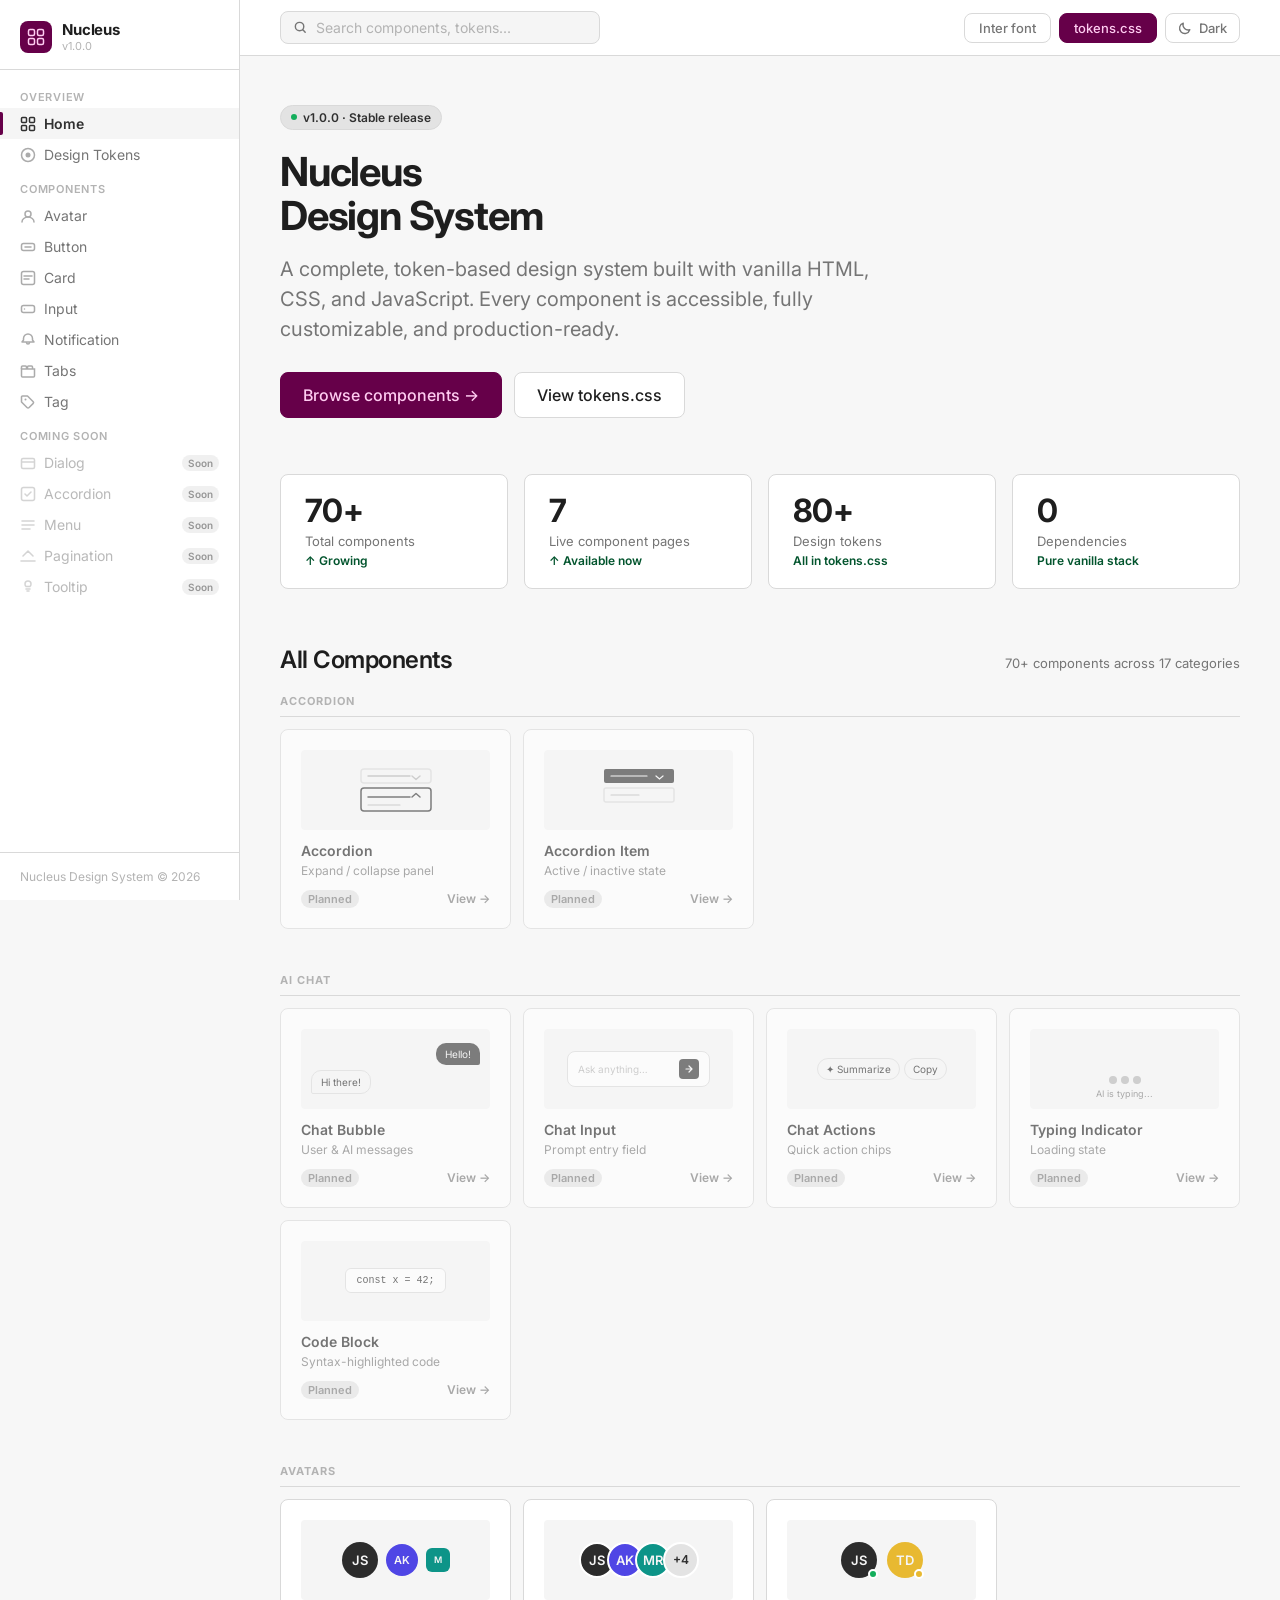
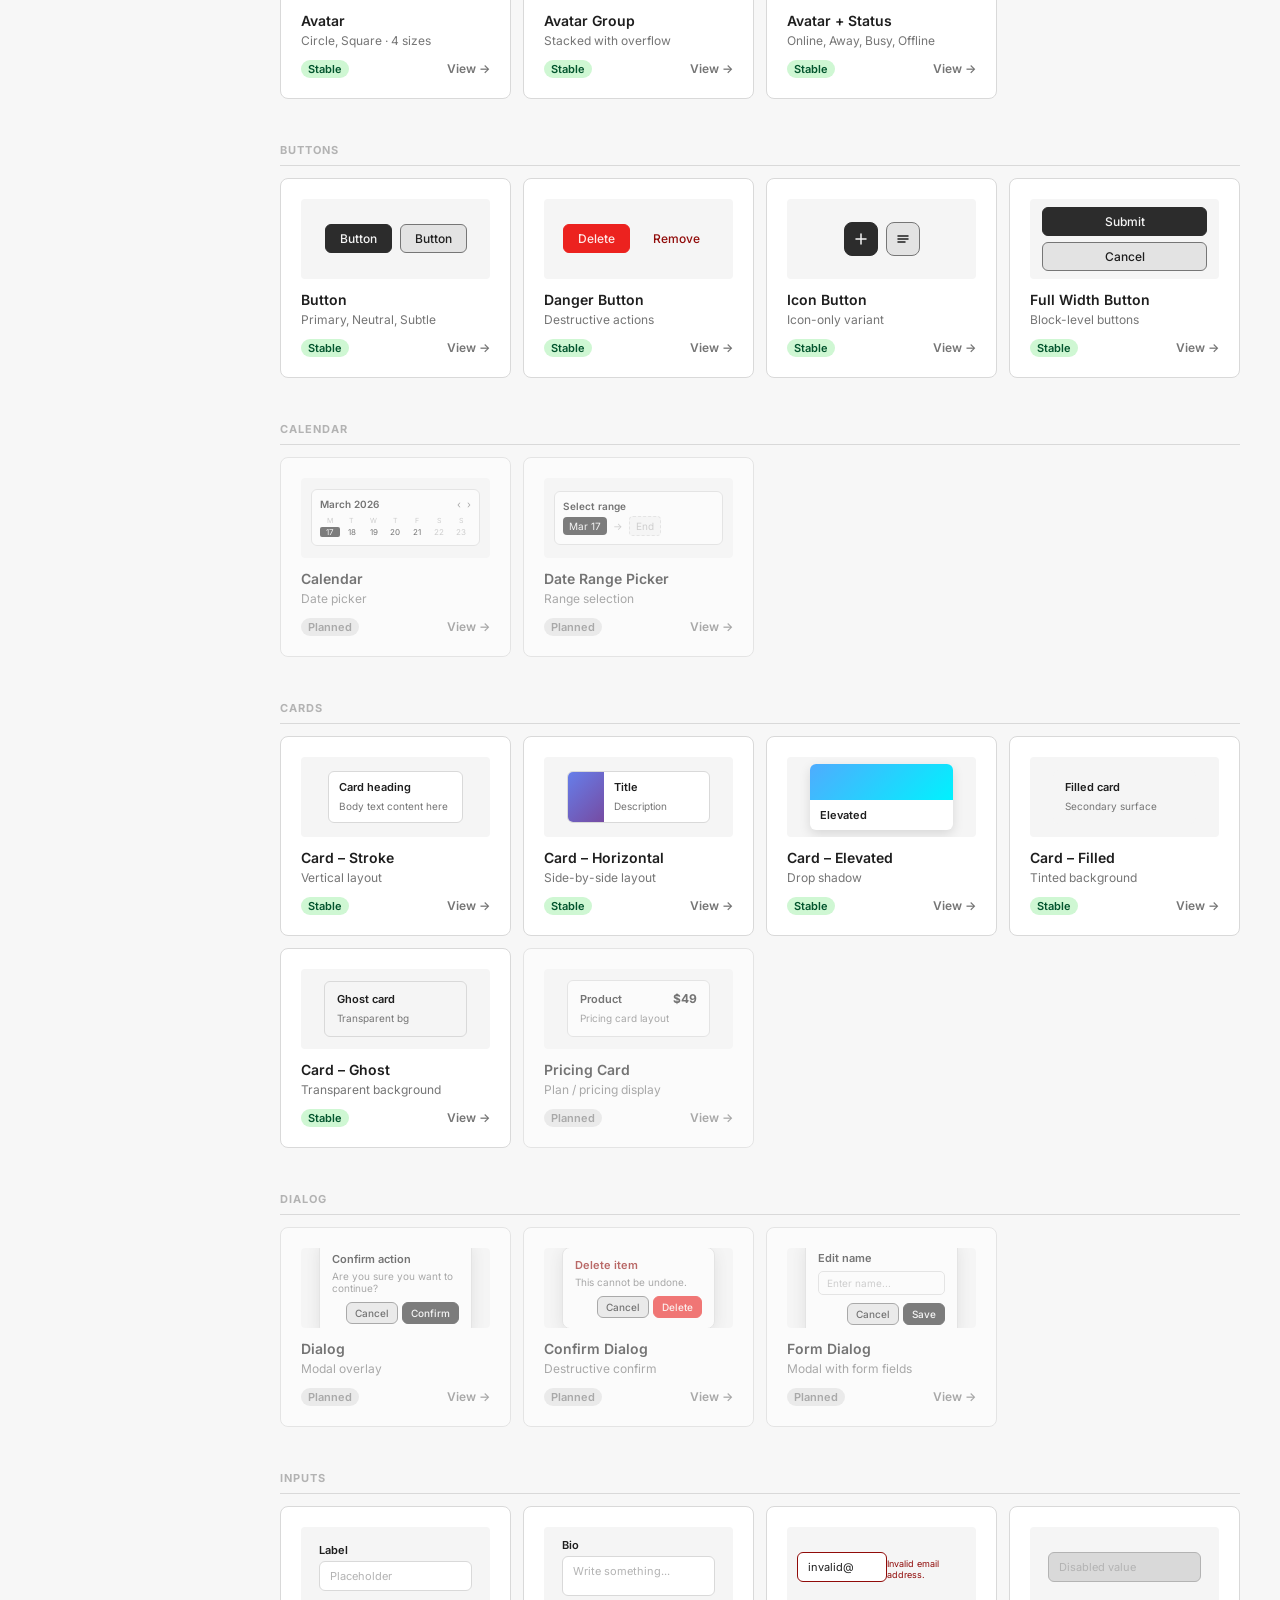
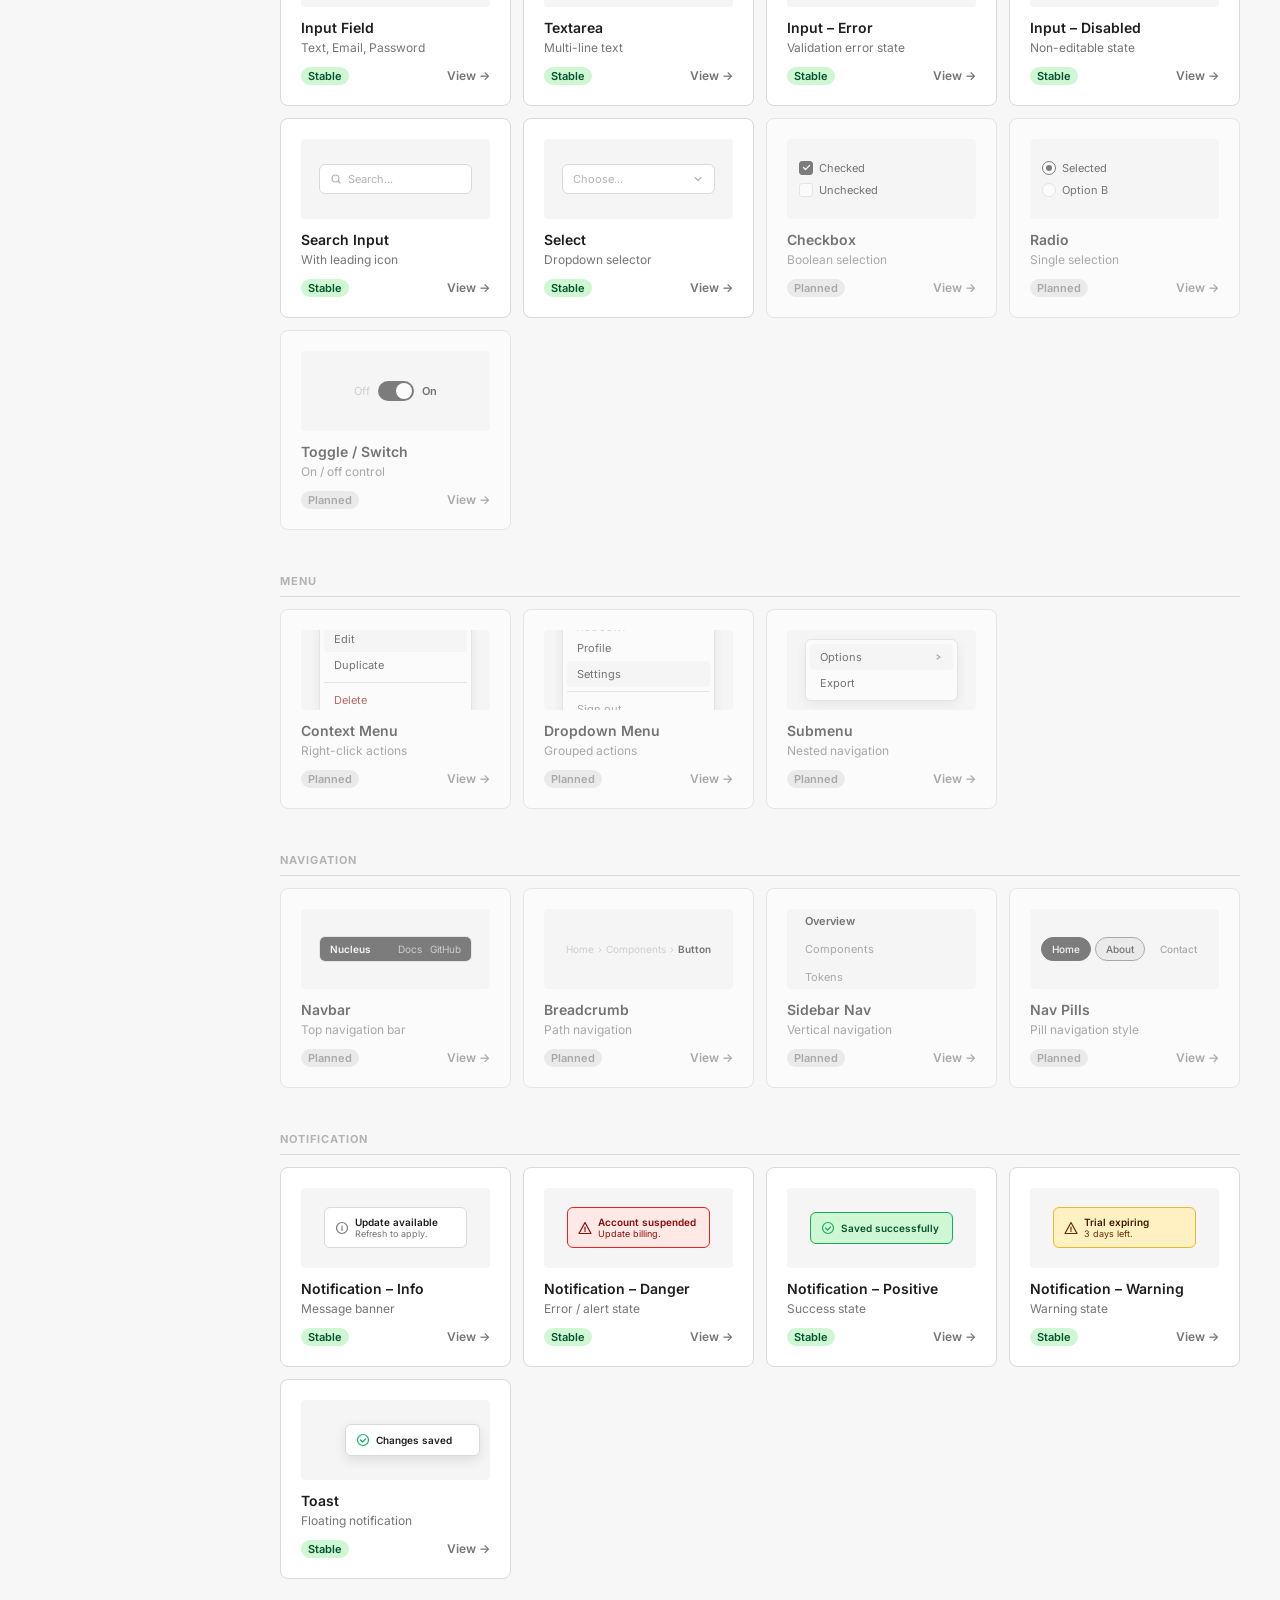
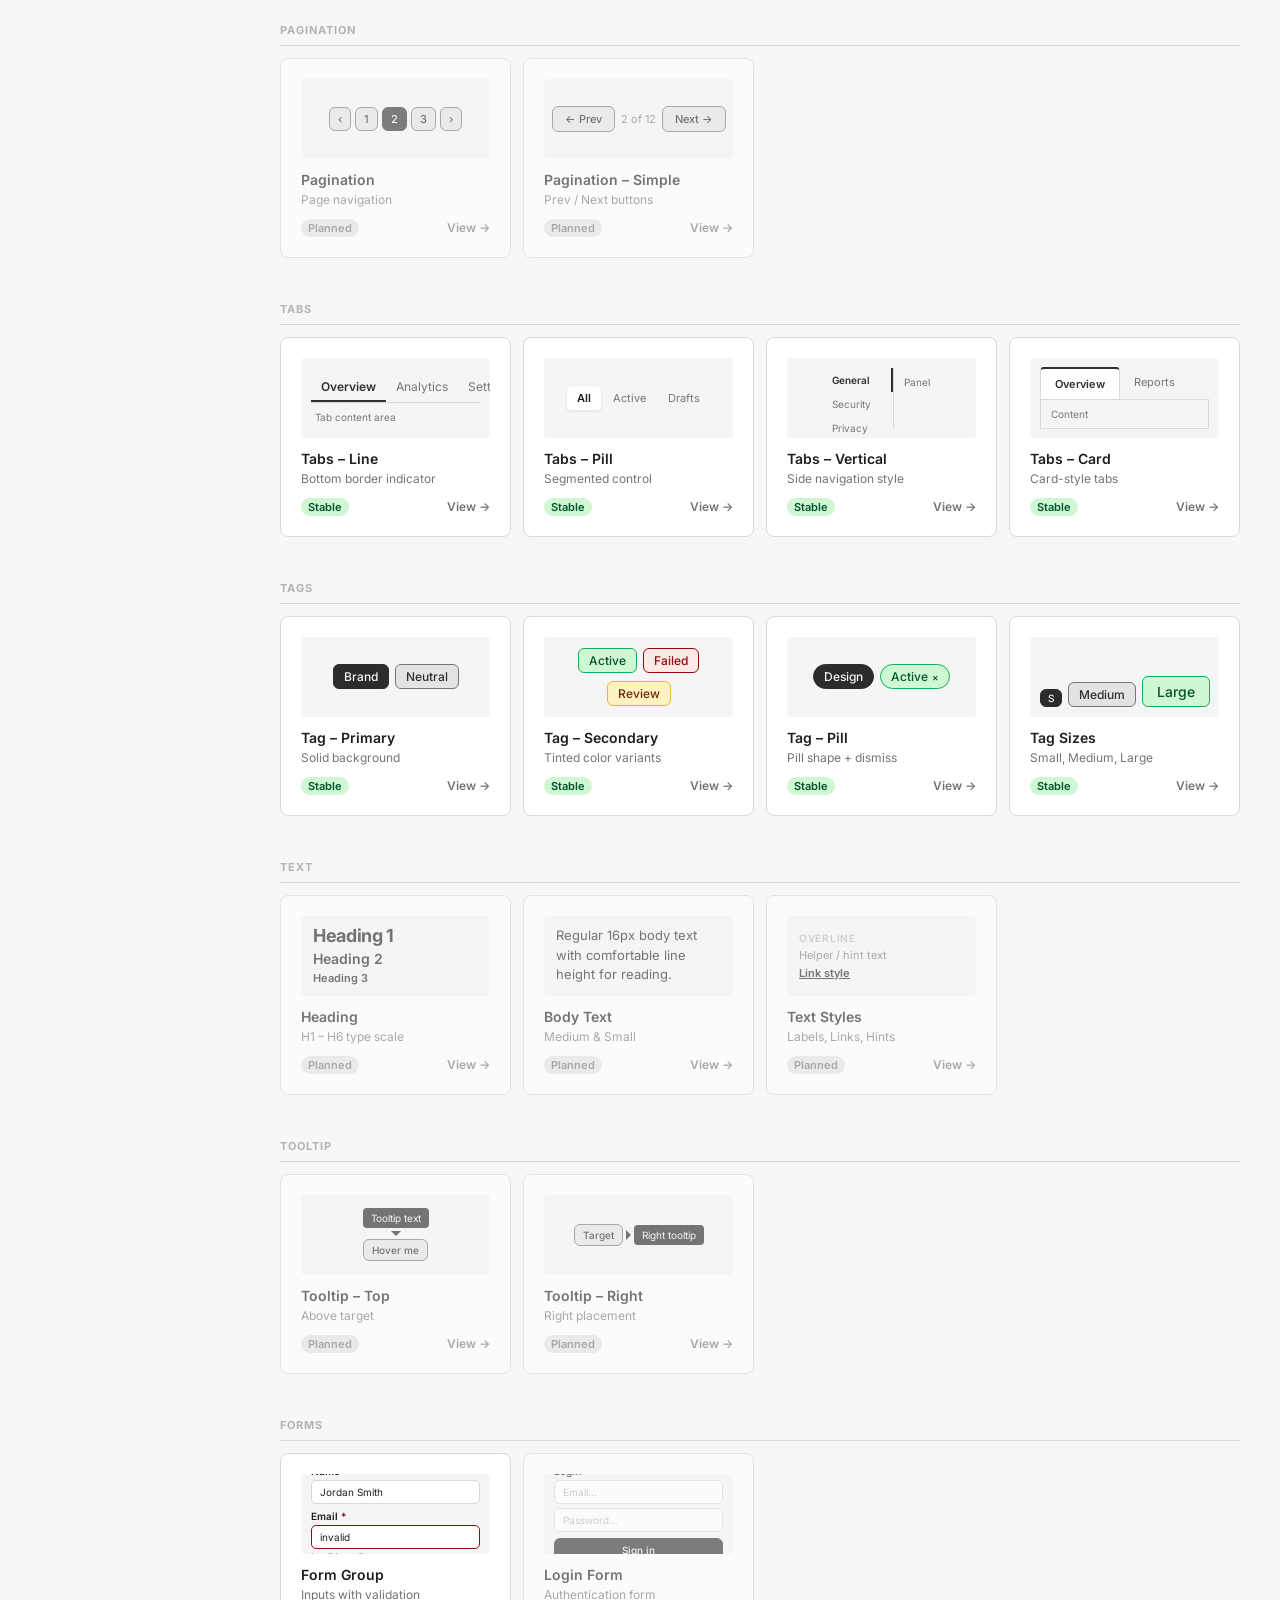
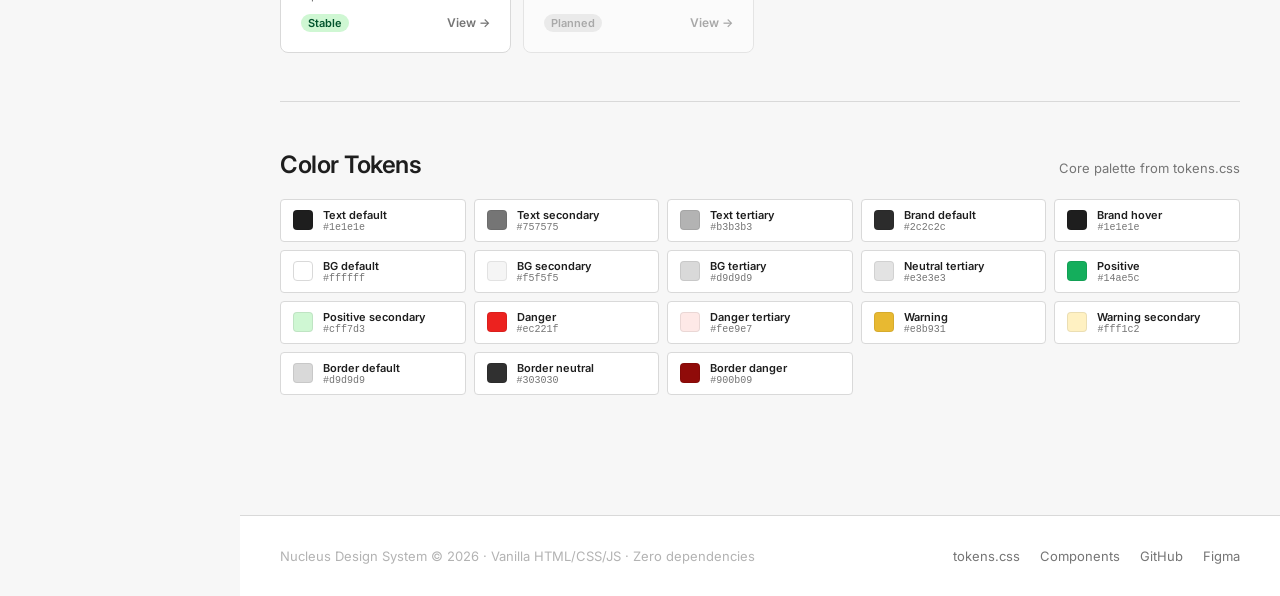
<file: index.html>
<!DOCTYPE html>
<html lang="en">
<head>
  <meta charset="UTF-8" />
  <meta name="viewport" content="width=device-width, initial-scale=1.0" />
  <title>Nucleus – Design System</title>
  <link rel="preconnect" href="https://fonts.googleapis.com" />
  <link rel="preconnect" href="https://fonts.gstatic.com" crossorigin />
  <link href="https://fonts.googleapis.com/css2?family=Inter:wght@400;500;600;700&display=swap" rel="stylesheet" />
  <link rel="stylesheet" href="./tokens.css" />
  <style>
    *, *::before, *::after { box-sizing: border-box; margin: 0; padding: 0; }
    html { height: 100%; }
    body {
      font-family: var(--sds-typography-body-font-family);
      background: #f7f7f7;
      color: var(--sds-color-text-default-default);
      min-height: 100%;
      display: flex;
      flex-direction: column;
    }
    .layout { display: flex; flex: 1; min-height: 100vh; }

    /* ── SIDEBAR ── */
    .sidebar {
      width: 240px; flex-shrink: 0;
      background: var(--sds-color-background-default-default);
      border-right: 1px solid var(--sds-color-border-default-default);
      position: fixed; top: 0; left: 0; height: 100vh;
      display: flex; flex-direction: column; overflow-y: auto; z-index: 100;
    }
    .sidebar__logo {
      display: flex; align-items: center; gap: 10px;
      padding: 20px 20px 16px;
      border-bottom: 1px solid var(--sds-color-border-default-default);
      text-decoration: none; flex-shrink: 0;
    }
    .sidebar__logo-mark {
      width: 32px; height: 32px;
      background: var(--sds-color-background-brand-default);
      border-radius: 8px; display: flex; align-items: center; justify-content: center; flex-shrink: 0;
    }
    .sidebar__logo-mark svg { width: 18px; height: 18px; color: var(--sds-color-text-brand-on-brand); }
    .sidebar__logo-name { font-size: 15px; font-weight: 700; color: var(--sds-color-text-default-default); letter-spacing: -0.01em; }
    .sidebar__logo-version { font-size: 11px; color: var(--sds-color-text-default-tertiary); }
    .sidebar__nav { flex: 1; padding: 12px 0; overflow-y: auto; }
    .sidebar__section { margin-bottom: 4px; }
    .sidebar__section-label {
      font-size: 11px; font-weight: 600; color: var(--sds-color-text-default-tertiary);
      text-transform: uppercase; letter-spacing: 0.07em; padding: 8px 20px 4px;
    }
    .sidebar__link {
      display: flex; align-items: center; gap: 8px; padding: 7px 20px;
      font-size: 14px; color: var(--sds-color-text-default-secondary);
      text-decoration: none; transition: background 0.1s, color 0.1s; position: relative;
    }
    .sidebar__link:hover { background: var(--sds-color-background-default-secondary); color: var(--sds-color-text-default-default); }
    .sidebar__link--active { color: var(--sds-color-text-neutral-default); font-weight: 600; background: var(--sds-color-background-default-secondary); }
    .sidebar__link--active::before {
      content: ''; position: absolute; left: 0; top: 4px; bottom: 4px;
      width: 3px; background: var(--sds-color-background-brand-default); border-radius: 0 2px 2px 0;
    }
    .sidebar__link svg { width: 16px; height: 16px; flex-shrink: 0; opacity: 0.6; }
    .sidebar__link--active svg, .sidebar__link:hover svg { opacity: 1; }
    .sidebar__badge {
      margin-left: auto; background: var(--sds-color-background-neutral-tertiary);
      color: var(--sds-color-text-neutral-default); font-size: 10px; font-weight: 600;
      padding: 2px 6px; border-radius: 9999px;
    }
    .sidebar__footer { padding: 16px 20px; border-top: 1px solid var(--sds-color-border-default-default); font-size: 12px; color: var(--sds-color-text-default-tertiary); flex-shrink: 0; }

    /* ── MAIN ── */
    .main { margin-left: 240px; flex: 1; display: flex; flex-direction: column; min-height: 100vh; }

    /* ── TOPBAR ── */
    .topbar {
      background: var(--sds-color-background-default-default);
      border-bottom: 1px solid var(--sds-color-border-default-default);
      padding: 0 40px; height: 56px;
      display: flex; align-items: center; justify-content: space-between; gap: 16px;
      position: sticky; top: 0; z-index: 50;
    }
    .topbar__search {
      display: flex; align-items: center; gap: 8px;
      background: var(--sds-color-background-default-secondary);
      border: 1px solid var(--sds-color-border-default-default);
      border-radius: var(--sds-size-radius-200);
      padding: 7px 12px; max-width: 320px; width: 100%;
    }
    .topbar__search svg { width: 15px; height: 15px; color: var(--sds-color-text-default-secondary); flex-shrink: 0; }
    .topbar__search input { border: none; background: transparent; outline: none; font-family: var(--sds-typography-body-font-family); font-size: 14px; color: var(--sds-color-text-default-default); width: 100%; }
    .topbar__search input::placeholder { color: var(--sds-color-text-default-tertiary); }
    .topbar__actions { display: flex; align-items: center; gap: 8px; }
    .topbar__btn {
      display: inline-flex; align-items: center; justify-content: center; gap: 6px;
      padding: 6px 14px; border-radius: var(--sds-size-radius-200); border: 1px solid transparent;
      font-family: var(--sds-typography-body-font-family); font-size: 13px; font-weight: 500;
      cursor: pointer; text-decoration: none; transition: background 0.15s;
    }
    .topbar__btn--ghost { background: transparent; border-color: var(--sds-color-border-default-default); color: var(--sds-color-text-default-secondary); }
    .topbar__btn--ghost:hover { background: var(--sds-color-background-default-secondary); color: var(--sds-color-text-default-default); }
    .topbar__btn--primary { background: var(--sds-color-background-brand-default); border-color: var(--sds-color-background-brand-default); color: var(--sds-color-text-brand-on-brand); }
    .topbar__btn--primary:hover { background: var(--sds-color-background-brand-hover); }

    /* ── CONTENT ── */
    .content { padding: 48px 40px 64px; max-width: 1200px; width: 100%; }

    /* ── HERO ── */
    .hero { margin-bottom: 56px; }
    .hero__badge {
      display: inline-flex; align-items: center; gap: 6px; padding: 4px 10px;
      background: var(--sds-color-background-neutral-tertiary); border: 1px solid var(--sds-color-border-default-default);
      border-radius: 9999px; font-size: 12px; font-weight: 600; color: var(--sds-color-text-neutral-default); margin-bottom: 20px;
    }
    .hero__badge-dot { width: 6px; height: 6px; border-radius: 50%; background: var(--sds-color-background-positive-default); }
    .hero__title { font-size: var(--sds-typography-scale-07); font-weight: 700; color: var(--sds-color-text-default-default); letter-spacing: -0.03em; line-height: 1.1; margin-bottom: 16px; }
    .hero__subtitle { font-size: var(--sds-typography-subheading-size-medium); color: var(--sds-color-text-default-secondary); line-height: 1.5; max-width: 600px; margin-bottom: 28px; }
    .hero__actions { display: flex; gap: 12px; align-items: center; flex-wrap: wrap; }
    .hero__btn {
      display: inline-flex; align-items: center; gap: 8px; padding: 12px 22px;
      border-radius: var(--sds-size-radius-200); border: 1px solid transparent;
      font-family: var(--sds-typography-body-font-family); font-size: var(--sds-typography-body-size-medium); font-weight: 500;
      cursor: pointer; text-decoration: none; transition: background 0.15s;
    }
    .hero__btn--primary { background: var(--sds-color-background-brand-default); border-color: var(--sds-color-background-brand-default); color: var(--sds-color-text-brand-on-brand); }
    .hero__btn--primary:hover { background: var(--sds-color-background-brand-hover); }
    .hero__btn--ghost { background: var(--sds-color-background-default-default); border-color: var(--sds-color-border-default-default); color: var(--sds-color-text-default-default); }
    .hero__btn--ghost:hover { background: var(--sds-color-background-default-secondary); }

    /* ── STATS ── */
    .stats { display: grid; grid-template-columns: repeat(4, 1fr); gap: 16px; margin-bottom: 56px; }
    .stat-card { background: var(--sds-color-background-default-default); border: 1px solid var(--sds-color-border-default-default); border-radius: var(--sds-size-radius-200); padding: 20px 24px; }
    .stat-card__value { font-size: 32px; font-weight: 700; color: var(--sds-color-text-default-default); line-height: 1; letter-spacing: -0.02em; }
    .stat-card__label { font-size: 13px; color: var(--sds-color-text-default-secondary); margin-top: 6px; }
    .stat-card__delta { font-size: 12px; font-weight: 600; color: var(--sds-color-text-positive-on-positive-secondary); margin-top: 4px; }

    /* ── SECTION HEADER ── */
    .section-header { display: flex; align-items: baseline; justify-content: space-between; gap: 16px; margin-bottom: 20px; }
    .section-title { font-size: var(--sds-typography-heading-size-base); font-weight: var(--sds-typography-heading-font-weight); color: var(--sds-color-text-default-default); letter-spacing: var(--sds-typography-heading-letter-spacing); }
    .section-count { font-size: 13px; color: var(--sds-color-text-default-secondary); }

    /* ── CATEGORY ── */
    .category-group { margin-bottom: 44px; }
    .category-label { font-size: 11px; font-weight: 700; color: var(--sds-color-text-default-tertiary); text-transform: uppercase; letter-spacing: 0.09em; margin-bottom: 12px; padding-bottom: 8px; border-bottom: 1px solid var(--sds-color-border-default-default); }

    /* ── COMPONENT GRID ── */
    .component-grid { display: grid; grid-template-columns: repeat(auto-fill, minmax(200px, 1fr)); gap: 12px; }
    .component-card {
      background: var(--sds-color-background-default-default);
      border: 1px solid var(--sds-color-border-default-default);
      border-radius: var(--sds-size-radius-200); padding: 20px;
      display: flex; flex-direction: column; gap: 12px;
      transition: box-shadow 0.15s, border-color 0.15s, transform 0.15s;
      text-decoration: none; position: relative;
    }
    .component-card:hover { border-color: var(--sds-color-border-neutral-secondary); box-shadow: 0 4px 12px rgba(0,0,0,0.08); transform: translateY(-1px); }
    .component-card__preview {
      height: 80px; border-radius: var(--sds-size-radius-100);
      background: var(--sds-color-background-default-secondary);
      display: flex; align-items: center; justify-content: center; overflow: hidden;
    }
    .component-card__meta { display: flex; flex-direction: column; gap: 4px; }
    .component-card__name { font-size: var(--sds-typography-body-size-small); font-weight: var(--sds-typography-body-font-weight-strong); color: var(--sds-color-text-default-default); }
    .component-card__category { font-size: 12px; color: var(--sds-color-text-default-secondary); }
    .component-card__footer { display: flex; align-items: center; justify-content: space-between; margin-top: auto; }
    .component-card__link { font-size: 12px; font-weight: 600; color: var(--sds-color-text-default-secondary); text-decoration: none; }
    .component-card:hover .component-card__link { color: var(--sds-color-text-default-default); }
    .component-card__status { display: inline-flex; align-items: center; padding: 2px 7px; border-radius: 9999px; font-size: 11px; font-weight: 600; }
    .status--stable { background: var(--sds-color-background-positive-secondary); color: var(--sds-color-text-positive-on-positive-secondary); }
    .status--planned { background: var(--sds-color-background-neutral-tertiary); color: var(--sds-color-text-neutral-tertiary); }

    /* ── PREVIEW HELPERS ── */
    .pb { padding: 6px 14px; border-radius: 6px; font-size: 12px; font-weight: 500; border: 1px solid; cursor: default; display: inline-flex; align-items: center; }
    .pb-p { background: #2c2c2c; border-color: #2c2c2c; color: #f5f5f5; }
    .pb-n { background: #e3e3e3; border-color: #767676; color: #1e1e1e; }
    .pav { width: 36px; height: 36px; border-radius: 50%; background: #2c2c2c; color: #f5f5f5; display: inline-flex; align-items: center; justify-content: center; font-size: 13px; font-weight: 600; flex-shrink: 0; }
    .ptag { padding: 4px 10px; border-radius: 6px; font-size: 12px; font-weight: 500; border: 1px solid; }
    .pnotif { width: 85%; padding: 8px 10px; border-radius: 6px; border: 1px solid #d9d9d9; background: white; font-size: 10px; color: #757575; display: flex; align-items: center; gap: 6px; }
    .pnotif svg { width: 14px; height: 14px; flex-shrink: 0; }

    /* ── TOKEN GRID ── */
    .token-grid { display: grid; grid-template-columns: repeat(auto-fill, minmax(160px, 1fr)); gap: 8px; margin-bottom: 56px; }
    .tc { display: flex; align-items: center; gap: 10px; background: var(--sds-color-background-default-default); border: 1px solid var(--sds-color-border-default-default); border-radius: var(--sds-size-radius-100); padding: 8px 12px; }
    .tc__sw { width: 20px; height: 20px; border-radius: 4px; flex-shrink: 0; border: 1px solid rgba(0,0,0,0.08); }
    .tc__i { flex: 1; min-width: 0; }
    .tc__n { font-size: 11px; font-weight: 600; color: var(--sds-color-text-default-default); white-space: nowrap; overflow: hidden; text-overflow: ellipsis; }
    .tc__v { font-size: 10px; color: var(--sds-color-text-default-secondary); font-family: 'Courier New', monospace; }

    /* ── FOOTER ── */
    .page-footer { margin-top: auto; padding: 32px 40px; border-top: 1px solid var(--sds-color-border-default-default); background: var(--sds-color-background-default-default); display: flex; align-items: center; justify-content: space-between; gap: 16px; flex-wrap: wrap; }
    .page-footer__copy { font-size: 13px; color: var(--sds-color-text-default-tertiary); }
    .page-footer__links { display: flex; gap: 20px; }
    .page-footer__link { font-size: 13px; color: var(--sds-color-text-default-secondary); text-decoration: none; }
    .page-footer__link:hover { color: var(--sds-color-text-default-default); }

    .divider { border: none; border-top: 1px solid var(--sds-color-border-default-default); margin: 48px 0; }
    .pin { padding: 10px; }

    /* ── DARK MODE ── */
    [data-theme="dark"] {
      --sds-color-text-default-default: #f0f0f0;
      --sds-color-text-default-secondary: #a0a0a0;
      --sds-color-text-default-tertiary: #606060;
      --sds-color-text-neutral-default: #d4d4d4;
      --sds-color-text-neutral-tertiary: #707070;
      --sds-color-text-brand-on-brand: #f5f5f5;
      --sds-color-background-default-default: #141414;
      --sds-color-background-default-default-hover: #1e1e1e;
      --sds-color-background-default-secondary: #1e1e1e;
      --sds-color-background-default-secondary-hover: #282828;
      --sds-color-background-default-tertiary: #2c2c2c;
      --sds-color-background-neutral-tertiary: #2a2a2a;
      --sds-color-background-neutral-tertiary-hover: #333;
      --sds-color-background-brand-default: #e0e0e0;
      --sds-color-background-brand-hover: #f0f0f0;
      --sds-color-background-brand-tertiary: #222;
      --sds-color-border-default-default: #2c2c2c;
      --sds-color-border-default-secondary: #444;
      --sds-color-border-neutral-secondary: #555;
      --sds-color-border-neutral-tertiary: #3a3a3a;
      --sds-color-border-brand-default: #e0e0e0;
      --sds-color-icon-default-default: #d0d0d0;
      background: #0e0e0e;
      color-scheme: dark;
    }

    /* ── THEME TOGGLE ── */
    .theme-toggle {
      display: inline-flex; align-items: center; gap: 7px;
      padding: 6px 12px; border-radius: var(--sds-size-radius-200);
      border: 1px solid var(--sds-color-border-default-default);
      background: transparent; cursor: pointer;
      font-family: var(--sds-typography-body-font-family);
      font-size: 13px; font-weight: 500;
      color: var(--sds-color-text-default-secondary);
      transition: background 0.15s, color 0.15s;
    }
    .theme-toggle:hover { background: var(--sds-color-background-default-secondary); color: var(--sds-color-text-default-default); }
    .theme-toggle svg { width: 14px; height: 14px; flex-shrink: 0; }
    .theme-toggle .icon-sun { display: none; }
    .theme-toggle .icon-moon { display: block; }
    [data-theme="dark"] .theme-toggle .icon-sun { display: block; }
    [data-theme="dark"] .theme-toggle .icon-moon { display: none; }
  </style>
</head>
<body>
<div class="layout">

  <!-- SIDEBAR -->
  <aside class="sidebar" aria-label="Main navigation">
    <a href="./index.html" class="sidebar__logo">
      <div class="sidebar__logo-mark">
        <svg viewBox="0 0 18 18" fill="none" xmlns="http://www.w3.org/2000/svg" aria-hidden="true">
          <rect x="1.5" y="1.5" width="6" height="6" rx="1.5" stroke="currentColor" stroke-width="1.5"/>
          <rect x="10.5" y="1.5" width="6" height="6" rx="1.5" stroke="currentColor" stroke-width="1.5"/>
          <rect x="1.5" y="10.5" width="6" height="6" rx="1.5" stroke="currentColor" stroke-width="1.5"/>
          <rect x="10.5" y="10.5" width="6" height="6" rx="1.5" stroke="currentColor" stroke-width="1.5"/>
        </svg>
      </div>
      <div>
        <div class="sidebar__logo-name">Nucleus</div>
        <div class="sidebar__logo-version">v1.0.0</div>
      </div>
    </a>

    <nav class="sidebar__nav">
      <div class="sidebar__section">
        <p class="sidebar__section-label">Overview</p>
        <a href="./index.html" class="sidebar__link sidebar__link--active">
          <svg viewBox="0 0 16 16" fill="none" xmlns="http://www.w3.org/2000/svg"><rect x="1.5" y="1.5" width="5" height="5" rx="1" stroke="currentColor" stroke-width="1.5"/><rect x="9.5" y="1.5" width="5" height="5" rx="1" stroke="currentColor" stroke-width="1.5"/><rect x="1.5" y="9.5" width="5" height="5" rx="1" stroke="currentColor" stroke-width="1.5"/><rect x="9.5" y="9.5" width="5" height="5" rx="1" stroke="currentColor" stroke-width="1.5"/></svg>
          Home
        </a>
        <a href="./tokens.css" class="sidebar__link" target="_blank">
          <svg viewBox="0 0 16 16" fill="none" xmlns="http://www.w3.org/2000/svg"><circle cx="8" cy="8" r="6.5" stroke="currentColor" stroke-width="1.5"/><circle cx="8" cy="8" r="2.5" fill="currentColor"/></svg>
          Design Tokens
        </a>
      </div>

      <div class="sidebar__section">
        <p class="sidebar__section-label">Components</p>
        <a href="./components/avatar.html" class="sidebar__link">
          <svg viewBox="0 0 16 16" fill="none" xmlns="http://www.w3.org/2000/svg"><circle cx="8" cy="6" r="3" stroke="currentColor" stroke-width="1.5"/><path d="M2 14c0-2.761 2.686-5 6-5s6 2.239 6 5" stroke="currentColor" stroke-width="1.5" stroke-linecap="round"/></svg>
          Avatar
        </a>
        <a href="./components/button.html" class="sidebar__link">
          <svg viewBox="0 0 16 16" fill="none" xmlns="http://www.w3.org/2000/svg"><rect x="1.5" y="4.5" width="13" height="7" rx="2" stroke="currentColor" stroke-width="1.5"/><path d="M5 8h6" stroke="currentColor" stroke-width="1.5" stroke-linecap="round"/></svg>
          Button
        </a>
        <a href="./components/card.html" class="sidebar__link">
          <svg viewBox="0 0 16 16" fill="none" xmlns="http://www.w3.org/2000/svg"><rect x="1.5" y="1.5" width="13" height="13" rx="2" stroke="currentColor" stroke-width="1.5"/><path d="M4 6h8M4 9h5" stroke="currentColor" stroke-width="1.5" stroke-linecap="round"/></svg>
          Card
        </a>
        <a href="./components/input.html" class="sidebar__link">
          <svg viewBox="0 0 16 16" fill="none" xmlns="http://www.w3.org/2000/svg"><rect x="1.5" y="4.5" width="13" height="7" rx="2" stroke="currentColor" stroke-width="1.5"/><path d="M4.5 8v0" stroke="currentColor" stroke-width="1.5" stroke-linecap="round"/></svg>
          Input
        </a>
        <a href="./components/notification.html" class="sidebar__link">
          <svg viewBox="0 0 16 16" fill="none" xmlns="http://www.w3.org/2000/svg"><path d="M8 2a4.5 4.5 0 0 0-4.5 4.5v1.5L2 10h12l-1.5-2V6.5A4.5 4.5 0 0 0 8 2z" stroke="currentColor" stroke-width="1.5" stroke-linejoin="round"/><path d="M6.5 10v.5a1.5 1.5 0 0 0 3 0V10" stroke="currentColor" stroke-width="1.5"/></svg>
          Notification
        </a>
        <a href="./components/tabs.html" class="sidebar__link">
          <svg viewBox="0 0 16 16" fill="none" xmlns="http://www.w3.org/2000/svg"><path d="M1.5 6h13v7a1 1 0 0 1-1 1h-11a1 1 0 0 1-1-1V6z" stroke="currentColor" stroke-width="1.5"/><path d="M1.5 6V4a1 1 0 0 1 1-1h3a1 1 0 0 1 1 1v2M7.5 6V4a1 1 0 0 1 1-1h3a1 1 0 0 1 1 1v2" stroke="currentColor" stroke-width="1.5"/></svg>
          Tabs
        </a>
        <a href="./components/tag.html" class="sidebar__link">
          <svg viewBox="0 0 16 16" fill="none" xmlns="http://www.w3.org/2000/svg"><path d="M1.5 8V3a1 1 0 0 1 1-1h5l5.5 5.5a1.5 1.5 0 0 1 0 2.121l-3.879 3.879a1.5 1.5 0 0 1-2.121 0L1.5 8z" stroke="currentColor" stroke-width="1.5" stroke-linejoin="round"/><circle cx="5.5" cy="5.5" r="1" fill="currentColor"/></svg>
          Tag
        </a>
      </div>

      <div class="sidebar__section">
        <p class="sidebar__section-label">Coming soon</p>
        <a href="#" class="sidebar__link" style="opacity:0.5;pointer-events:none;">
          <svg viewBox="0 0 16 16" fill="none" xmlns="http://www.w3.org/2000/svg"><rect x="1.5" y="3.5" width="13" height="10" rx="1.5" stroke="currentColor" stroke-width="1.5"/><path d="M1.5 7h13" stroke="currentColor" stroke-width="1.5"/></svg>
          Dialog <span class="sidebar__badge">Soon</span>
        </a>
        <a href="#" class="sidebar__link" style="opacity:0.5;pointer-events:none;">
          <svg viewBox="0 0 16 16" fill="none" xmlns="http://www.w3.org/2000/svg"><rect x="1.5" y="1.5" width="13" height="13" rx="2" stroke="currentColor" stroke-width="1.5"/><path d="M5 8l2 2 4-4" stroke="currentColor" stroke-width="1.5" stroke-linecap="round" stroke-linejoin="round"/></svg>
          Accordion <span class="sidebar__badge">Soon</span>
        </a>
        <a href="#" class="sidebar__link" style="opacity:0.5;pointer-events:none;">
          <svg viewBox="0 0 16 16" fill="none" xmlns="http://www.w3.org/2000/svg"><path d="M2 4h12M2 8h12M2 12h8" stroke="currentColor" stroke-width="1.5" stroke-linecap="round"/></svg>
          Menu <span class="sidebar__badge">Soon</span>
        </a>
        <a href="#" class="sidebar__link" style="opacity:0.5;pointer-events:none;">
          <svg viewBox="0 0 16 16" fill="none" xmlns="http://www.w3.org/2000/svg"><path d="M3 8l5-5 5 5" stroke="currentColor" stroke-width="1.5" stroke-linecap="round" stroke-linejoin="round"/><path d="M1 13h14" stroke="currentColor" stroke-width="1.5" stroke-linecap="round"/></svg>
          Pagination <span class="sidebar__badge">Soon</span>
        </a>
        <a href="#" class="sidebar__link" style="opacity:0.5;pointer-events:none;">
          <svg viewBox="0 0 16 16" fill="none" xmlns="http://www.w3.org/2000/svg"><path d="M8 2a3 3 0 0 1 3 3c0 1.5-1 2.5-1 2.5H6S5 6.5 5 5a3 3 0 0 1 3-3zM6 10h4M7 12h2" stroke="currentColor" stroke-width="1.5" stroke-linecap="round" stroke-linejoin="round"/></svg>
          Tooltip <span class="sidebar__badge">Soon</span>
        </a>
      </div>
    </nav>

    <div class="sidebar__footer">Nucleus Design System &copy; 2026</div>
  </aside>

  <!-- MAIN -->
  <div class="main">

    <header class="topbar">
      <div class="topbar__search">
        <svg viewBox="0 0 16 16" fill="none" xmlns="http://www.w3.org/2000/svg"><circle cx="7" cy="7" r="4.5" stroke="currentColor" stroke-width="1.5"/><path d="M10.5 10.5 13 13" stroke="currentColor" stroke-width="1.5" stroke-linecap="round"/></svg>
        <input type="search" id="search-input" placeholder="Search components, tokens..." aria-label="Search" />
      </div>
      <div class="topbar__actions">
        <a href="https://fonts.google.com/specimen/Inter" target="_blank" class="topbar__btn topbar__btn--ghost">Inter font</a>
        <a href="./tokens.css" target="_blank" class="topbar__btn topbar__btn--primary">tokens.css</a>
        <button class="theme-toggle" id="theme-toggle" aria-label="Toggle dark mode">
          <!-- Moon (shown in light mode) -->
          <svg class="icon-moon" viewBox="0 0 16 16" fill="none" xmlns="http://www.w3.org/2000/svg">
            <path d="M13.5 10A6 6 0 0 1 6 2.5a6 6 0 1 0 7.5 7.5Z" stroke="currentColor" stroke-width="1.5" stroke-linejoin="round"/>
          </svg>
          <!-- Sun (shown in dark mode) -->
          <svg class="icon-sun" viewBox="0 0 16 16" fill="none" xmlns="http://www.w3.org/2000/svg">
            <circle cx="8" cy="8" r="3" stroke="currentColor" stroke-width="1.5"/>
            <path d="M8 1v1.5M8 13.5V15M1 8h1.5M13.5 8H15M3.05 3.05l1.06 1.06M11.89 11.89l1.06 1.06M3.05 12.95l1.06-1.06M11.89 4.11l1.06-1.06" stroke="currentColor" stroke-width="1.5" stroke-linecap="round"/>
          </svg>
          <span id="theme-label">Dark</span>
        </button>
      </div>
    </header>

    <div class="content">

      <!-- HERO -->
      <div class="hero">
        <div class="hero__badge"><span class="hero__badge-dot"></span>v1.0.0 &middot; Stable release</div>
        <h1 class="hero__title">Nucleus<br>Design System</h1>
        <p class="hero__subtitle">A complete, token-based design system built with vanilla HTML, CSS, and JavaScript. Every component is accessible, fully customizable, and production-ready.</p>
        <div class="hero__actions">
          <a href="./components/button.html" class="hero__btn hero__btn--primary">Browse components &rarr;</a>
          <a href="./tokens.css" target="_blank" class="hero__btn hero__btn--ghost">View tokens.css</a>
        </div>
      </div>

      <!-- STATS -->
      <div class="stats">
        <div class="stat-card">
          <div class="stat-card__value">70+</div>
          <div class="stat-card__label">Total components</div>
          <div class="stat-card__delta">&#8593; Growing</div>
        </div>
        <div class="stat-card">
          <div class="stat-card__value">7</div>
          <div class="stat-card__label">Live component pages</div>
          <div class="stat-card__delta">&#8593; Available now</div>
        </div>
        <div class="stat-card">
          <div class="stat-card__value">80+</div>
          <div class="stat-card__label">Design tokens</div>
          <div class="stat-card__delta">All in tokens.css</div>
        </div>
        <div class="stat-card">
          <div class="stat-card__value">0</div>
          <div class="stat-card__label">Dependencies</div>
          <div class="stat-card__delta">Pure vanilla stack</div>
        </div>
      </div>

      <!-- ALL COMPONENTS -->
      <div class="section-header">
        <h2 class="section-title">All Components</h2>
        <span class="section-count" id="count-display">70+ components across 17 categories</span>
      </div>

      <!-- ACCORDION -->
      <div class="category-group" data-category="accordion">
        <p class="category-label">Accordion</p>
        <div class="component-grid">
          <div class="component-card" style="opacity:0.6;cursor:default;">
            <div class="component-card__preview">
              <svg width="80" height="52" viewBox="0 0 80 52" fill="none"><rect x="5" y="5" width="70" height="14" rx="3" stroke="#d9d9d9" stroke-width="1.5"/><path d="M12 12h42M64 12l-4 3.5-4-3.5" stroke="#b3b3b3" stroke-width="1.5" stroke-linecap="round" stroke-linejoin="round"/><rect x="5" y="24" width="70" height="23" rx="3" fill="#f5f5f5" stroke="#2c2c2c" stroke-width="1.5"/><path d="M12 33h42M64 33l-4-3.5-4 3.5" stroke="#303030" stroke-width="1.5" stroke-linecap="round" stroke-linejoin="round"/><path d="M12 41h32" stroke="#b3b3b3" stroke-width="1.2" stroke-linecap="round"/></svg>
            </div>
            <div class="component-card__meta"><span class="component-card__name">Accordion</span><span class="component-card__category">Expand / collapse panel</span></div>
            <div class="component-card__footer"><span class="component-card__status status--planned">Planned</span><span class="component-card__link">View &rarr;</span></div>
          </div>
          <div class="component-card" style="opacity:0.6;cursor:default;">
            <div class="component-card__preview">
              <svg width="80" height="52" viewBox="0 0 80 52" fill="none"><rect x="5" y="5" width="70" height="14" rx="2" fill="#2c2c2c"/><path d="M12 12h36M64 12l-3.5 3-3.5-3" stroke="#f5f5f5" stroke-width="1.2" stroke-linecap="round"/><rect x="5" y="24" width="70" height="14" rx="2" stroke="#d9d9d9" stroke-width="1.5"/><path d="M12 31h28" stroke="#b3b3b3" stroke-width="1.2" stroke-linecap="round"/></svg>
            </div>
            <div class="component-card__meta"><span class="component-card__name">Accordion Item</span><span class="component-card__category">Active / inactive state</span></div>
            <div class="component-card__footer"><span class="component-card__status status--planned">Planned</span><span class="component-card__link">View &rarr;</span></div>
          </div>
        </div>
      </div>

      <!-- AI CHAT -->
      <div class="category-group" data-category="ai chat">
        <p class="category-label">AI Chat</p>
        <div class="component-grid">
          <div class="component-card" style="opacity:0.6;cursor:default;">
            <div class="component-card__preview" style="flex-direction:column;gap:5px;padding:10px;">
              <div style="align-self:flex-end;background:#2c2c2c;color:#f5f5f5;padding:5px 9px;border-radius:10px 10px 2px 10px;font-size:10px;max-width:80%;">Hello!</div>
              <div style="align-self:flex-start;background:#f5f5f5;color:#1e1e1e;padding:5px 9px;border-radius:10px 10px 10px 2px;font-size:10px;max-width:80%;border:1px solid #d9d9d9;">Hi there!</div>
            </div>
            <div class="component-card__meta"><span class="component-card__name">Chat Bubble</span><span class="component-card__category">User &amp; AI messages</span></div>
            <div class="component-card__footer"><span class="component-card__status status--planned">Planned</span><span class="component-card__link">View &rarr;</span></div>
          </div>
          <div class="component-card" style="opacity:0.6;cursor:default;">
            <div class="component-card__preview pin">
              <div style="width:85%;background:white;border:1px solid #d9d9d9;border-radius:8px;padding:7px 10px;display:flex;gap:6px;align-items:center;">
                <span style="font-size:10px;color:#b3b3b3;flex:1;">Ask anything&hellip;</span>
                <div style="width:20px;height:20px;border-radius:4px;background:#2c2c2c;display:flex;align-items:center;justify-content:center;"><svg width="10" height="10" viewBox="0 0 10 10" fill="none"><path d="M2 5h6M5 2l3 3-3 3" stroke="#f5f5f5" stroke-width="1.2" stroke-linecap="round" stroke-linejoin="round"/></svg></div>
              </div>
            </div>
            <div class="component-card__meta"><span class="component-card__name">Chat Input</span><span class="component-card__category">Prompt entry field</span></div>
            <div class="component-card__footer"><span class="component-card__status status--planned">Planned</span><span class="component-card__link">View &rarr;</span></div>
          </div>
          <div class="component-card" style="opacity:0.6;cursor:default;">
            <div class="component-card__preview pin" style="gap:6px;">
              <div style="display:flex;gap:4px;flex-wrap:wrap;">
                <span style="padding:4px 8px;border-radius:12px;background:#f5f5f5;border:1px solid #d9d9d9;font-size:10px;color:#1e1e1e;">&#10022; Summarize</span>
                <span style="padding:4px 8px;border-radius:12px;background:#f5f5f5;border:1px solid #d9d9d9;font-size:10px;color:#1e1e1e;">Copy</span>
              </div>
            </div>
            <div class="component-card__meta"><span class="component-card__name">Chat Actions</span><span class="component-card__category">Quick action chips</span></div>
            <div class="component-card__footer"><span class="component-card__status status--planned">Planned</span><span class="component-card__link">View &rarr;</span></div>
          </div>
          <div class="component-card" style="opacity:0.6;cursor:default;">
            <div class="component-card__preview" style="flex-direction:column;gap:4px;padding:10px;background:#f5f5f5;justify-content:flex-end;">
              <div style="display:flex;gap:4px;"><span style="width:8px;height:8px;border-radius:50%;background:#b3b3b3;animation:none;"></span><span style="width:8px;height:8px;border-radius:50%;background:#b3b3b3;"></span><span style="width:8px;height:8px;border-radius:50%;background:#b3b3b3;"></span></div>
              <p style="font-size:9px;color:#757575;">AI is typing...</p>
            </div>
            <div class="component-card__meta"><span class="component-card__name">Typing Indicator</span><span class="component-card__category">Loading state</span></div>
            <div class="component-card__footer"><span class="component-card__status status--planned">Planned</span><span class="component-card__link">View &rarr;</span></div>
          </div>
          <div class="component-card" style="opacity:0.6;cursor:default;">
            <div class="component-card__preview pin" style="flex-direction:column;gap:4px;">
              <div style="background:white;border:1px solid #d9d9d9;border-radius:6px;padding:6px 10px;font-size:10px;font-family:'Courier New',monospace;color:#1e1e1e;">const x = 42;</div>
            </div>
            <div class="component-card__meta"><span class="component-card__name">Code Block</span><span class="component-card__category">Syntax-highlighted code</span></div>
            <div class="component-card__footer"><span class="component-card__status status--planned">Planned</span><span class="component-card__link">View &rarr;</span></div>
          </div>
        </div>
      </div>

      <!-- AVATARS -->
      <div class="category-group" data-category="avatars">
        <p class="category-label">Avatars</p>
        <div class="component-grid">
          <a class="component-card" href="./components/avatar.html">
            <div class="component-card__preview" style="gap:8px;">
              <span class="pav">JS</span>
              <span class="pav" style="background:#4f46e5;width:32px;height:32px;font-size:11px;">AK</span>
              <span class="pav" style="background:#0d9488;width:24px;height:24px;font-size:9px;border-radius:6px;">M</span>
            </div>
            <div class="component-card__meta"><span class="component-card__name">Avatar</span><span class="component-card__category">Circle, Square &middot; 4 sizes</span></div>
            <div class="component-card__footer"><span class="component-card__status status--stable">Stable</span><span class="component-card__link">View &rarr;</span></div>
          </a>
          <a class="component-card" href="./components/avatar.html">
            <div class="component-card__preview" style="gap:4px;">
              <div style="display:inline-flex;">
                <span class="pav" style="border:2px solid white;">JS</span>
                <span class="pav" style="background:#4f46e5;border:2px solid white;margin-left:-8px;">AK</span>
                <span class="pav" style="background:#0d9488;border:2px solid white;margin-left:-8px;">MR</span>
                <span class="pav" style="background:#e3e3e3;color:#303030;border:2px solid white;margin-left:-8px;font-size:12px;">+4</span>
              </div>
            </div>
            <div class="component-card__meta"><span class="component-card__name">Avatar Group</span><span class="component-card__category">Stacked with overflow</span></div>
            <div class="component-card__footer"><span class="component-card__status status--stable">Stable</span><span class="component-card__link">View &rarr;</span></div>
          </a>
          <a class="component-card" href="./components/avatar.html">
            <div class="component-card__preview" style="gap:10px;">
              <div style="position:relative;display:inline-flex;"><span class="pav">JS</span><span style="position:absolute;bottom:-1px;right:-1px;width:10px;height:10px;border-radius:50%;background:#14ae5c;border:2px solid white;"></span></div>
              <div style="position:relative;display:inline-flex;"><span class="pav" style="background:#e8b931;">TD</span><span style="position:absolute;bottom:-1px;right:-1px;width:10px;height:10px;border-radius:50%;background:#e8b931;border:2px solid white;"></span></div>
            </div>
            <div class="component-card__meta"><span class="component-card__name">Avatar + Status</span><span class="component-card__category">Online, Away, Busy, Offline</span></div>
            <div class="component-card__footer"><span class="component-card__status status--stable">Stable</span><span class="component-card__link">View &rarr;</span></div>
          </a>
        </div>
      </div>

      <!-- BUTTONS -->
      <div class="category-group" data-category="buttons">
        <p class="category-label">Buttons</p>
        <div class="component-grid">
          <a class="component-card" href="./components/button.html">
            <div class="component-card__preview" style="gap:8px;flex-wrap:wrap;">
              <span class="pb pb-p">Button</span>
              <span class="pb pb-n">Button</span>
            </div>
            <div class="component-card__meta"><span class="component-card__name">Button</span><span class="component-card__category">Primary, Neutral, Subtle</span></div>
            <div class="component-card__footer"><span class="component-card__status status--stable">Stable</span><span class="component-card__link">View &rarr;</span></div>
          </a>
          <a class="component-card" href="./components/button.html">
            <div class="component-card__preview" style="gap:8px;">
              <span class="pb" style="background:#ec221f;border-color:#ec221f;color:#fee9e7;">Delete</span>
              <span class="pb" style="background:transparent;border-color:transparent;color:#900b09;">Remove</span>
            </div>
            <div class="component-card__meta"><span class="component-card__name">Danger Button</span><span class="component-card__category">Destructive actions</span></div>
            <div class="component-card__footer"><span class="component-card__status status--stable">Stable</span><span class="component-card__link">View &rarr;</span></div>
          </a>
          <a class="component-card" href="./components/button.html">
            <div class="component-card__preview" style="gap:8px;">
              <span class="pb pb-p" style="width:34px;height:34px;padding:0;justify-content:center;border-radius:8px;"><svg width="14" height="14" viewBox="0 0 14 14" fill="none"><path d="M7 2v10M2 7h10" stroke="#f5f5f5" stroke-width="1.5" stroke-linecap="round"/></svg></span>
              <span class="pb pb-n" style="width:34px;height:34px;padding:0;justify-content:center;border-radius:8px;"><svg width="14" height="14" viewBox="0 0 14 14" fill="none"><path d="M2 4h10M2 7h10M2 10h7" stroke="#1e1e1e" stroke-width="1.5" stroke-linecap="round"/></svg></span>
            </div>
            <div class="component-card__meta"><span class="component-card__name">Icon Button</span><span class="component-card__category">Icon-only variant</span></div>
            <div class="component-card__footer"><span class="component-card__status status--stable">Stable</span><span class="component-card__link">View &rarr;</span></div>
          </a>
          <a class="component-card" href="./components/button.html">
            <div class="component-card__preview" style="padding:12px;flex-direction:column;gap:6px;width:100%;">
              <span class="pb pb-p" style="width:100%;justify-content:center;">Submit</span>
              <span class="pb pb-n" style="width:100%;justify-content:center;">Cancel</span>
            </div>
            <div class="component-card__meta"><span class="component-card__name">Full Width Button</span><span class="component-card__category">Block-level buttons</span></div>
            <div class="component-card__footer"><span class="component-card__status status--stable">Stable</span><span class="component-card__link">View &rarr;</span></div>
          </a>
        </div>
      </div>

      <!-- CALENDAR -->
      <div class="category-group" data-category="calendar">
        <p class="category-label">Calendar</p>
        <div class="component-grid">
          <div class="component-card" style="opacity:0.6;cursor:default;">
            <div class="component-card__preview pin">
              <div style="background:white;border:1px solid #d9d9d9;border-radius:6px;padding:8px;width:100%;">
                <div style="display:flex;justify-content:space-between;align-items:center;margin-bottom:6px;"><span style="font-size:10px;font-weight:600;">March 2026</span><div style="display:flex;gap:6px;"><span style="font-size:10px;color:#767676;">&lsaquo;</span><span style="font-size:10px;color:#767676;">&rsaquo;</span></div></div>
                <div style="display:grid;grid-template-columns:repeat(7,1fr);gap:2px;text-align:center;">
                  <span style="font-size:7px;color:#b3b3b3;">M</span><span style="font-size:7px;color:#b3b3b3;">T</span><span style="font-size:7px;color:#b3b3b3;">W</span><span style="font-size:7px;color:#b3b3b3;">T</span><span style="font-size:7px;color:#b3b3b3;">F</span><span style="font-size:7px;color:#b3b3b3;">S</span><span style="font-size:7px;color:#b3b3b3;">S</span>
                  <span style="font-size:8px;background:#2c2c2c;color:#f5f5f5;border-radius:2px;">17</span><span style="font-size:8px;color:#1e1e1e;">18</span><span style="font-size:8px;color:#1e1e1e;">19</span><span style="font-size:8px;color:#1e1e1e;">20</span><span style="font-size:8px;color:#1e1e1e;">21</span><span style="font-size:8px;color:#b3b3b3;">22</span><span style="font-size:8px;color:#b3b3b3;">23</span>
                </div>
              </div>
            </div>
            <div class="component-card__meta"><span class="component-card__name">Calendar</span><span class="component-card__category">Date picker</span></div>
            <div class="component-card__footer"><span class="component-card__status status--planned">Planned</span><span class="component-card__link">View &rarr;</span></div>
          </div>
          <div class="component-card" style="opacity:0.6;cursor:default;">
            <div class="component-card__preview pin">
              <div style="background:white;border:1px solid #d9d9d9;border-radius:6px;padding:8px;width:100%;">
                <p style="font-size:10px;font-weight:600;color:#1e1e1e;margin-bottom:4px;">Select range</p>
                <div style="display:flex;gap:6px;align-items:center;">
                  <span style="font-size:10px;padding:3px 6px;background:#2c2c2c;color:#f5f5f5;border-radius:4px;">Mar 17</span>
                  <span style="font-size:10px;color:#b3b3b3;">&rarr;</span>
                  <span style="font-size:10px;padding:3px 6px;background:#f5f5f5;border:1px dashed #d9d9d9;border-radius:4px;color:#b3b3b3;">End</span>
                </div>
              </div>
            </div>
            <div class="component-card__meta"><span class="component-card__name">Date Range Picker</span><span class="component-card__category">Range selection</span></div>
            <div class="component-card__footer"><span class="component-card__status status--planned">Planned</span><span class="component-card__link">View &rarr;</span></div>
          </div>
        </div>
      </div>

      <!-- CARDS -->
      <div class="category-group" data-category="cards">
        <p class="category-label">Cards</p>
        <div class="component-grid">
          <a class="component-card" href="./components/card.html">
            <div class="component-card__preview pin">
              <div style="width:80%;background:white;border:1px solid #d9d9d9;border-radius:6px;padding:8px 10px;">
                <p style="font-size:11px;font-weight:600;color:#1e1e1e;">Card heading</p>
                <span style="font-size:10px;color:#757575;">Body text content here</span>
              </div>
            </div>
            <div class="component-card__meta"><span class="component-card__name">Card &ndash; Stroke</span><span class="component-card__category">Vertical layout</span></div>
            <div class="component-card__footer"><span class="component-card__status status--stable">Stable</span><span class="component-card__link">View &rarr;</span></div>
          </a>
          <a class="component-card" href="./components/card.html">
            <div class="component-card__preview pin">
              <div style="width:85%;background:white;border:1px solid #d9d9d9;border-radius:6px;display:flex;overflow:hidden;">
                <div style="width:36px;background:linear-gradient(135deg,#667eea,#764ba2);flex-shrink:0;"></div>
                <div style="padding:8px 10px;"><p style="font-size:11px;font-weight:600;color:#1e1e1e;">Title</p><span style="font-size:10px;color:#757575;">Description</span></div>
              </div>
            </div>
            <div class="component-card__meta"><span class="component-card__name">Card &ndash; Horizontal</span><span class="component-card__category">Side-by-side layout</span></div>
            <div class="component-card__footer"><span class="component-card__status status--stable">Stable</span><span class="component-card__link">View &rarr;</span></div>
          </a>
          <a class="component-card" href="./components/card.html">
            <div class="component-card__preview pin">
              <div style="width:85%;background:white;border-radius:6px;overflow:hidden;box-shadow:0 4px 12px rgba(0,0,0,0.12);">
                <div style="height:36px;background:linear-gradient(135deg,#4facfe,#00f2fe);"></div>
                <div style="padding:8px 10px;"><p style="font-size:11px;font-weight:600;color:#1e1e1e;">Elevated</p></div>
              </div>
            </div>
            <div class="component-card__meta"><span class="component-card__name">Card &ndash; Elevated</span><span class="component-card__category">Drop shadow</span></div>
            <div class="component-card__footer"><span class="component-card__status status--stable">Stable</span><span class="component-card__link">View &rarr;</span></div>
          </a>
          <a class="component-card" href="./components/card.html">
            <div class="component-card__preview pin">
              <div style="width:85%;background:#f5f5f5;border-radius:6px;padding:10px 12px;">
                <p style="font-size:11px;font-weight:600;color:#1e1e1e;">Filled card</p>
                <span style="font-size:10px;color:#757575;">Secondary surface</span>
              </div>
            </div>
            <div class="component-card__meta"><span class="component-card__name">Card &ndash; Filled</span><span class="component-card__category">Tinted background</span></div>
            <div class="component-card__footer"><span class="component-card__status status--stable">Stable</span><span class="component-card__link">View &rarr;</span></div>
          </a>
          <a class="component-card" href="./components/card.html">
            <div class="component-card__preview pin">
              <div style="width:85%;background:transparent;border:1px solid #d9d9d9;border-radius:6px;padding:10px 12px;">
                <p style="font-size:11px;font-weight:600;color:#1e1e1e;">Ghost card</p>
                <span style="font-size:10px;color:#757575;">Transparent bg</span>
              </div>
            </div>
            <div class="component-card__meta"><span class="component-card__name">Card &ndash; Ghost</span><span class="component-card__category">Transparent background</span></div>
            <div class="component-card__footer"><span class="component-card__status status--stable">Stable</span><span class="component-card__link">View &rarr;</span></div>
          </a>
          <div class="component-card" style="opacity:0.6;cursor:default;">
            <div class="component-card__preview pin">
              <div style="background:white;border:1px solid #d9d9d9;border-radius:6px;padding:10px 12px;width:85%;">
                <div style="display:flex;justify-content:space-between;align-items:center;"><p style="font-size:11px;font-weight:600;color:#1e1e1e;">Product</p><span style="font-size:12px;font-weight:700;color:#1e1e1e;">$49</span></div>
                <span style="font-size:10px;color:#757575;">Pricing card layout</span>
              </div>
            </div>
            <div class="component-card__meta"><span class="component-card__name">Pricing Card</span><span class="component-card__category">Plan / pricing display</span></div>
            <div class="component-card__footer"><span class="component-card__status status--planned">Planned</span><span class="component-card__link">View &rarr;</span></div>
          </div>
        </div>
      </div>

      <!-- DIALOG -->
      <div class="category-group" data-category="dialog">
        <p class="category-label">Dialog</p>
        <div class="component-grid">
          <div class="component-card" style="opacity:0.6;cursor:default;">
            <div class="component-card__preview" style="padding:10px;background:rgba(0,0,0,0.04);">
              <div style="background:white;border:1px solid #d9d9d9;border-radius:8px;padding:10px 12px;width:90%;box-shadow:0 4px 16px rgba(0,0,0,0.14);">
                <p style="font-size:11px;font-weight:600;color:#1e1e1e;margin-bottom:4px;">Confirm action</p>
                <p style="font-size:10px;color:#757575;margin-bottom:8px;">Are you sure you want to continue?</p>
                <div style="display:flex;gap:4px;justify-content:flex-end;"><span class="pb pb-n" style="font-size:10px;padding:4px 8px;">Cancel</span><span class="pb pb-p" style="font-size:10px;padding:4px 8px;">Confirm</span></div>
              </div>
            </div>
            <div class="component-card__meta"><span class="component-card__name">Dialog</span><span class="component-card__category">Modal overlay</span></div>
            <div class="component-card__footer"><span class="component-card__status status--planned">Planned</span><span class="component-card__link">View &rarr;</span></div>
          </div>
          <div class="component-card" style="opacity:0.6;cursor:default;">
            <div class="component-card__preview" style="padding:10px;background:rgba(0,0,0,0.04);">
              <div style="background:white;border:1px solid #d9d9d9;border-radius:8px;padding:10px 12px;width:90%;box-shadow:0 4px 16px rgba(0,0,0,0.14);">
                <p style="font-size:11px;font-weight:600;color:#900b09;margin-bottom:4px;">Delete item</p>
                <p style="font-size:10px;color:#757575;margin-bottom:8px;">This cannot be undone.</p>
                <div style="display:flex;gap:4px;justify-content:flex-end;"><span class="pb pb-n" style="font-size:10px;padding:4px 8px;">Cancel</span><span class="pb" style="background:#ec221f;border-color:#ec221f;color:#fee9e7;font-size:10px;padding:4px 8px;">Delete</span></div>
              </div>
            </div>
            <div class="component-card__meta"><span class="component-card__name">Confirm Dialog</span><span class="component-card__category">Destructive confirm</span></div>
            <div class="component-card__footer"><span class="component-card__status status--planned">Planned</span><span class="component-card__link">View &rarr;</span></div>
          </div>
          <div class="component-card" style="opacity:0.6;cursor:default;">
            <div class="component-card__preview" style="padding:10px;background:rgba(0,0,0,0.04);">
              <div style="background:white;border:1px solid #d9d9d9;border-radius:8px;padding:10px 12px;width:90%;box-shadow:0 4px 16px rgba(0,0,0,0.14);">
                <p style="font-size:11px;font-weight:600;color:#1e1e1e;margin-bottom:6px;">Edit name</p>
                <div style="background:white;border:1px solid #d9d9d9;border-radius:5px;padding:5px 8px;font-size:10px;color:#b3b3b3;margin-bottom:8px;">Enter name...</div>
                <div style="display:flex;gap:4px;justify-content:flex-end;"><span class="pb pb-n" style="font-size:10px;padding:4px 8px;">Cancel</span><span class="pb pb-p" style="font-size:10px;padding:4px 8px;">Save</span></div>
              </div>
            </div>
            <div class="component-card__meta"><span class="component-card__name">Form Dialog</span><span class="component-card__category">Modal with form fields</span></div>
            <div class="component-card__footer"><span class="component-card__status status--planned">Planned</span><span class="component-card__link">View &rarr;</span></div>
          </div>
        </div>
      </div>

      <!-- INPUTS -->
      <div class="category-group" data-category="inputs">
        <p class="category-label">Inputs</p>
        <div class="component-grid">
          <a class="component-card" href="./components/input.html">
            <div class="component-card__preview pin">
              <div style="width:90%;"><p style="font-size:11px;font-weight:600;margin-bottom:4px;color:#1e1e1e;">Label</p><div style="background:white;border:1px solid #d9d9d9;border-radius:6px;padding:7px 10px;font-size:11px;color:#b3b3b3;">Placeholder</div></div>
            </div>
            <div class="component-card__meta"><span class="component-card__name">Input Field</span><span class="component-card__category">Text, Email, Password</span></div>
            <div class="component-card__footer"><span class="component-card__status status--stable">Stable</span><span class="component-card__link">View &rarr;</span></div>
          </a>
          <a class="component-card" href="./components/input.html">
            <div class="component-card__preview pin">
              <div style="width:90%;"><p style="font-size:11px;font-weight:600;margin-bottom:4px;color:#1e1e1e;">Bio</p><div style="background:white;border:1px solid #d9d9d9;border-radius:6px;padding:7px 10px;font-size:11px;color:#b3b3b3;min-height:40px;">Write something...</div></div>
            </div>
            <div class="component-card__meta"><span class="component-card__name">Textarea</span><span class="component-card__category">Multi-line text</span></div>
            <div class="component-card__footer"><span class="component-card__status status--stable">Stable</span><span class="component-card__link">View &rarr;</span></div>
          </a>
          <a class="component-card" href="./components/input.html">
            <div class="component-card__preview pin">
              <div style="width:90%;background:white;border:1px solid #900b09;border-radius:6px;padding:7px 10px;font-size:11px;color:#1e1e1e;">invalid@</div>
              <p style="font-size:9px;color:#900b09;width:90%;margin-top:4px;">Invalid email address.</p>
            </div>
            <div class="component-card__meta"><span class="component-card__name">Input &ndash; Error</span><span class="component-card__category">Validation error state</span></div>
            <div class="component-card__footer"><span class="component-card__status status--stable">Stable</span><span class="component-card__link">View &rarr;</span></div>
          </a>
          <a class="component-card" href="./components/input.html">
            <div class="component-card__preview pin">
              <div style="width:90%;background:#d9d9d9;border:1px solid #b3b3b3;border-radius:6px;padding:7px 10px;font-size:11px;color:#b3b3b3;">Disabled value</div>
            </div>
            <div class="component-card__meta"><span class="component-card__name">Input &ndash; Disabled</span><span class="component-card__category">Non-editable state</span></div>
            <div class="component-card__footer"><span class="component-card__status status--stable">Stable</span><span class="component-card__link">View &rarr;</span></div>
          </a>
          <a class="component-card" href="./components/input.html">
            <div class="component-card__preview pin">
              <div style="width:90%;background:white;border:1px solid #d9d9d9;border-radius:6px;padding:7px 10px;display:flex;align-items:center;gap:6px;"><svg width="12" height="12" viewBox="0 0 12 12" fill="none"><circle cx="5.5" cy="5.5" r="3.5" stroke="#b3b3b3" stroke-width="1.2"/><path d="M8.5 8.5 10 10" stroke="#b3b3b3" stroke-width="1.2" stroke-linecap="round"/></svg><span style="font-size:11px;color:#b3b3b3;">Search...</span></div>
            </div>
            <div class="component-card__meta"><span class="component-card__name">Search Input</span><span class="component-card__category">With leading icon</span></div>
            <div class="component-card__footer"><span class="component-card__status status--stable">Stable</span><span class="component-card__link">View &rarr;</span></div>
          </a>
          <a class="component-card" href="./components/input.html">
            <div class="component-card__preview pin">
              <div style="width:90%;background:white;border:1px solid #d9d9d9;border-radius:6px;padding:7px 10px;display:flex;align-items:center;justify-content:space-between;"><span style="font-size:11px;color:#b3b3b3;">Choose...</span><svg width="12" height="12" viewBox="0 0 12 12" fill="none"><path d="M3 4.5l3 3 3-3" stroke="#b3b3b3" stroke-width="1.2" stroke-linecap="round" stroke-linejoin="round"/></svg></div>
            </div>
            <div class="component-card__meta"><span class="component-card__name">Select</span><span class="component-card__category">Dropdown selector</span></div>
            <div class="component-card__footer"><span class="component-card__status status--stable">Stable</span><span class="component-card__link">View &rarr;</span></div>
          </a>
          <div class="component-card" style="opacity:0.6;cursor:default;">
            <div class="component-card__preview" style="padding:12px;gap:8px;flex-direction:column;align-items:flex-start;">
              <label style="display:flex;align-items:center;gap:6px;"><span style="width:14px;height:14px;border-radius:3px;border:1.5px solid #2c2c2c;background:#2c2c2c;display:flex;align-items:center;justify-content:center;"><svg width="9" height="9" viewBox="0 0 9 9" fill="none"><path d="M1.5 4.5l2 2 4-4" stroke="#f5f5f5" stroke-width="1.2" stroke-linecap="round" stroke-linejoin="round"/></svg></span><span style="font-size:11px;color:#1e1e1e;">Checked</span></label>
              <label style="display:flex;align-items:center;gap:6px;"><span style="width:14px;height:14px;border-radius:3px;border:1.5px solid #d9d9d9;background:white;"></span><span style="font-size:11px;color:#1e1e1e;">Unchecked</span></label>
            </div>
            <div class="component-card__meta"><span class="component-card__name">Checkbox</span><span class="component-card__category">Boolean selection</span></div>
            <div class="component-card__footer"><span class="component-card__status status--planned">Planned</span><span class="component-card__link">View &rarr;</span></div>
          </div>
          <div class="component-card" style="opacity:0.6;cursor:default;">
            <div class="component-card__preview" style="padding:12px;gap:8px;flex-direction:column;align-items:flex-start;">
              <label style="display:flex;align-items:center;gap:6px;"><span style="width:14px;height:14px;border-radius:50%;border:1.5px solid #2c2c2c;background:white;display:flex;align-items:center;justify-content:center;"><span style="width:6px;height:6px;border-radius:50%;background:#2c2c2c;"></span></span><span style="font-size:11px;color:#1e1e1e;">Selected</span></label>
              <label style="display:flex;align-items:center;gap:6px;"><span style="width:14px;height:14px;border-radius:50%;border:1.5px solid #d9d9d9;background:white;"></span><span style="font-size:11px;color:#1e1e1e;">Option B</span></label>
            </div>
            <div class="component-card__meta"><span class="component-card__name">Radio</span><span class="component-card__category">Single selection</span></div>
            <div class="component-card__footer"><span class="component-card__status status--planned">Planned</span><span class="component-card__link">View &rarr;</span></div>
          </div>
          <div class="component-card" style="opacity:0.6;cursor:default;">
            <div class="component-card__preview pin">
              <div style="display:flex;align-items:center;gap:8px;"><span style="font-size:11px;color:#b3b3b3;">Off</span><span style="width:36px;height:20px;border-radius:10px;background:#2c2c2c;display:flex;align-items:center;padding:2px;flex-shrink:0;"><span style="width:16px;height:16px;border-radius:50%;background:white;margin-left:auto;"></span></span><span style="font-size:11px;color:#1e1e1e;font-weight:600;">On</span></div>
            </div>
            <div class="component-card__meta"><span class="component-card__name">Toggle / Switch</span><span class="component-card__category">On / off control</span></div>
            <div class="component-card__footer"><span class="component-card__status status--planned">Planned</span><span class="component-card__link">View &rarr;</span></div>
          </div>
        </div>
      </div>

      <!-- MENU -->
      <div class="category-group" data-category="menu">
        <p class="category-label">Menu</p>
        <div class="component-grid">
          <div class="component-card" style="opacity:0.6;cursor:default;">
            <div class="component-card__preview pin">
              <div style="background:white;border:1px solid #d9d9d9;border-radius:6px;padding:4px;width:90%;box-shadow:0 4px 12px rgba(0,0,0,0.1);">
                <div style="padding:6px 10px;font-size:11px;color:#1e1e1e;border-radius:4px;background:#f5f5f5;">Edit</div>
                <div style="padding:6px 10px;font-size:11px;color:#1e1e1e;border-radius:4px;">Duplicate</div>
                <div style="border-top:1px solid #d9d9d9;margin:4px 0;"></div>
                <div style="padding:6px 10px;font-size:11px;color:#900b09;border-radius:4px;">Delete</div>
              </div>
            </div>
            <div class="component-card__meta"><span class="component-card__name">Context Menu</span><span class="component-card__category">Right-click actions</span></div>
            <div class="component-card__footer"><span class="component-card__status status--planned">Planned</span><span class="component-card__link">View &rarr;</span></div>
          </div>
          <div class="component-card" style="opacity:0.6;cursor:default;">
            <div class="component-card__preview pin">
              <div style="background:white;border:1px solid #d9d9d9;border-radius:6px;padding:4px;width:90%;box-shadow:0 4px 12px rgba(0,0,0,0.1);">
                <p style="font-size:9px;color:#b3b3b3;padding:4px 10px 2px;text-transform:uppercase;letter-spacing:0.05em;">Account</p>
                <div style="padding:6px 10px;font-size:11px;color:#1e1e1e;border-radius:4px;">Profile</div>
                <div style="padding:6px 10px;font-size:11px;color:#1e1e1e;border-radius:4px;background:#f5f5f5;">Settings</div>
                <div style="border-top:1px solid #d9d9d9;margin:4px 0;"></div>
                <div style="padding:6px 10px;font-size:11px;color:#757575;border-radius:4px;">Sign out</div>
              </div>
            </div>
            <div class="component-card__meta"><span class="component-card__name">Dropdown Menu</span><span class="component-card__category">Grouped actions</span></div>
            <div class="component-card__footer"><span class="component-card__status status--planned">Planned</span><span class="component-card__link">View &rarr;</span></div>
          </div>
          <div class="component-card" style="opacity:0.6;cursor:default;">
            <div class="component-card__preview pin">
              <div style="background:white;border:1px solid #d9d9d9;border-radius:6px;padding:4px;width:90%;box-shadow:0 4px 12px rgba(0,0,0,0.1);">
                <div style="padding:6px 10px;font-size:11px;color:#1e1e1e;display:flex;align-items:center;justify-content:space-between;border-radius:4px;background:#f5f5f5;">Options <svg width="10" height="10" viewBox="0 0 10 10" fill="none"><path d="M4 3l3 2-3 2" stroke="#767676" stroke-width="1.2" stroke-linecap="round" stroke-linejoin="round"/></svg></div>
                <div style="padding:6px 10px;font-size:11px;color:#1e1e1e;border-radius:4px;">Export</div>
              </div>
            </div>
            <div class="component-card__meta"><span class="component-card__name">Submenu</span><span class="component-card__category">Nested navigation</span></div>
            <div class="component-card__footer"><span class="component-card__status status--planned">Planned</span><span class="component-card__link">View &rarr;</span></div>
          </div>
        </div>
      </div>

      <!-- NAVIGATION -->
      <div class="category-group" data-category="navigation">
        <p class="category-label">Navigation</p>
        <div class="component-grid">
          <div class="component-card" style="opacity:0.6;cursor:default;">
            <div class="component-card__preview pin">
              <div style="background:white;border:1px solid #d9d9d9;border-radius:6px;overflow:hidden;width:90%;">
                <div style="background:#2c2c2c;padding:6px 10px;display:flex;align-items:center;justify-content:space-between;">
                  <span style="font-size:10px;font-weight:600;color:#f5f5f5;">Nucleus</span>
                  <div style="display:flex;gap:8px;"><span style="font-size:10px;color:#b3b3b3;">Docs</span><span style="font-size:10px;color:#b3b3b3;">GitHub</span></div>
                </div>
              </div>
            </div>
            <div class="component-card__meta"><span class="component-card__name">Navbar</span><span class="component-card__category">Top navigation bar</span></div>
            <div class="component-card__footer"><span class="component-card__status status--planned">Planned</span><span class="component-card__link">View &rarr;</span></div>
          </div>
          <div class="component-card" style="opacity:0.6;cursor:default;">
            <div class="component-card__preview pin">
              <div style="display:flex;gap:4px;align-items:center;flex-wrap:wrap;">
                <span style="font-size:10px;color:#b3b3b3;">Home</span><span style="font-size:10px;color:#b3b3b3;">&rsaquo;</span>
                <span style="font-size:10px;color:#b3b3b3;">Components</span><span style="font-size:10px;color:#b3b3b3;">&rsaquo;</span>
                <span style="font-size:10px;color:#1e1e1e;font-weight:600;">Button</span>
              </div>
            </div>
            <div class="component-card__meta"><span class="component-card__name">Breadcrumb</span><span class="component-card__category">Path navigation</span></div>
            <div class="component-card__footer"><span class="component-card__status status--planned">Planned</span><span class="component-card__link">View &rarr;</span></div>
          </div>
          <div class="component-card" style="opacity:0.6;cursor:default;">
            <div class="component-card__preview" style="padding:10px;flex-direction:column;align-items:flex-start;gap:4px;">
              <div style="display:flex;align-items:center;gap:6px;padding:5px 8px;border-radius:4px;background:#f5f5f5;width:80%;"><span style="font-size:11px;color:#1e1e1e;font-weight:600;">Overview</span></div>
              <div style="display:flex;align-items:center;gap:6px;padding:5px 8px;border-radius:4px;width:80%;"><span style="font-size:11px;color:#767676;">Components</span></div>
              <div style="display:flex;align-items:center;gap:6px;padding:5px 8px;border-radius:4px;width:80%;"><span style="font-size:11px;color:#767676;">Tokens</span></div>
            </div>
            <div class="component-card__meta"><span class="component-card__name">Sidebar Nav</span><span class="component-card__category">Vertical navigation</span></div>
            <div class="component-card__footer"><span class="component-card__status status--planned">Planned</span><span class="component-card__link">View &rarr;</span></div>
          </div>
          <div class="component-card" style="opacity:0.6;cursor:default;">
            <div class="component-card__preview" style="padding:10px;gap:4px;flex-wrap:wrap;">
              <span class="pb pb-p" style="padding:5px 10px;font-size:10px;border-radius:20px;">Home</span>
              <span class="pb pb-n" style="padding:5px 10px;font-size:10px;border-radius:20px;">About</span>
              <span class="pb" style="padding:5px 10px;font-size:10px;border-radius:20px;background:transparent;border-color:transparent;color:#767676;">Contact</span>
            </div>
            <div class="component-card__meta"><span class="component-card__name">Nav Pills</span><span class="component-card__category">Pill navigation style</span></div>
            <div class="component-card__footer"><span class="component-card__status status--planned">Planned</span><span class="component-card__link">View &rarr;</span></div>
          </div>
        </div>
      </div>

      <!-- NOTIFICATION -->
      <div class="category-group" data-category="notification">
        <p class="category-label">Notification</p>
        <div class="component-grid">
          <a class="component-card" href="./components/notification.html">
            <div class="component-card__preview pin">
              <div class="pnotif">
                <svg viewBox="0 0 14 14" fill="none"><circle cx="7" cy="7" r="5.5" stroke="#767676" stroke-width="1.2"/><path d="M7 6.5v3M7 5v.5" stroke="#767676" stroke-width="1.2" stroke-linecap="round"/></svg>
                <div><p style="font-size:10px;font-weight:600;color:#1e1e1e;">Update available</p><p style="font-size:9px;color:#757575;">Refresh to apply.</p></div>
              </div>
            </div>
            <div class="component-card__meta"><span class="component-card__name">Notification &ndash; Info</span><span class="component-card__category">Message banner</span></div>
            <div class="component-card__footer"><span class="component-card__status status--stable">Stable</span><span class="component-card__link">View &rarr;</span></div>
          </a>
          <a class="component-card" href="./components/notification.html">
            <div class="component-card__preview pin">
              <div class="pnotif" style="background:#fee9e7;border-color:#ec221f;">
                <svg viewBox="0 0 14 14" fill="none"><path d="M7 1.5L1 12.5h12L7 1.5z" stroke="#900b09" stroke-width="1.2" stroke-linejoin="round"/><path d="M7 6v3M7 10v.5" stroke="#900b09" stroke-width="1.2" stroke-linecap="round"/></svg>
                <div><p style="font-size:10px;font-weight:600;color:#900b09;">Account suspended</p><p style="font-size:9px;color:#900b09;">Update billing.</p></div>
              </div>
            </div>
            <div class="component-card__meta"><span class="component-card__name">Notification &ndash; Danger</span><span class="component-card__category">Error / alert state</span></div>
            <div class="component-card__footer"><span class="component-card__status status--stable">Stable</span><span class="component-card__link">View &rarr;</span></div>
          </a>
          <a class="component-card" href="./components/notification.html">
            <div class="component-card__preview pin">
              <div class="pnotif" style="background:#cff7d3;border-color:#14ae5c;">
                <svg viewBox="0 0 14 14" fill="none"><circle cx="7" cy="7" r="5.5" stroke="#14ae5c" stroke-width="1.2"/><path d="M4.5 7l2 2 3-3" stroke="#14ae5c" stroke-width="1.2" stroke-linecap="round" stroke-linejoin="round"/></svg>
                <div><p style="font-size:10px;font-weight:600;color:#02542d;">Saved successfully</p></div>
              </div>
            </div>
            <div class="component-card__meta"><span class="component-card__name">Notification &ndash; Positive</span><span class="component-card__category">Success state</span></div>
            <div class="component-card__footer"><span class="component-card__status status--stable">Stable</span><span class="component-card__link">View &rarr;</span></div>
          </a>
          <a class="component-card" href="./components/notification.html">
            <div class="component-card__preview pin">
              <div class="pnotif" style="background:#fff1c2;border-color:#e8b931;">
                <svg viewBox="0 0 14 14" fill="none"><path d="M7 1.5L1 12.5h12L7 1.5z" stroke="#682d03" stroke-width="1.2" stroke-linejoin="round"/><path d="M7 6v3M7 10v.5" stroke="#682d03" stroke-width="1.2" stroke-linecap="round"/></svg>
                <div><p style="font-size:10px;font-weight:600;color:#401b01;">Trial expiring</p><p style="font-size:9px;color:#682d03;">3 days left.</p></div>
              </div>
            </div>
            <div class="component-card__meta"><span class="component-card__name">Notification &ndash; Warning</span><span class="component-card__category">Warning state</span></div>
            <div class="component-card__footer"><span class="component-card__status status--stable">Stable</span><span class="component-card__link">View &rarr;</span></div>
          </a>
          <a class="component-card" href="./components/notification.html">
            <div class="component-card__preview" style="padding:10px;flex-direction:column;align-items:flex-end;">
              <div class="pnotif" style="width:80%;box-shadow:0 4px 12px rgba(0,0,0,0.1);">
                <svg viewBox="0 0 14 14" fill="none"><circle cx="7" cy="7" r="5.5" stroke="#14ae5c" stroke-width="1.2"/><path d="M4.5 7l2 2 3-3" stroke="#14ae5c" stroke-width="1.2" stroke-linecap="round" stroke-linejoin="round"/></svg>
                <div><p style="font-size:10px;font-weight:600;color:#1e1e1e;">Changes saved</p></div>
              </div>
            </div>
            <div class="component-card__meta"><span class="component-card__name">Toast</span><span class="component-card__category">Floating notification</span></div>
            <div class="component-card__footer"><span class="component-card__status status--stable">Stable</span><span class="component-card__link">View &rarr;</span></div>
          </a>
        </div>
      </div>

      <!-- PAGINATION -->
      <div class="category-group" data-category="pagination">
        <p class="category-label">Pagination</p>
        <div class="component-grid">
          <div class="component-card" style="opacity:0.6;cursor:default;">
            <div class="component-card__preview" style="gap:4px;">
              <span class="pb pb-n" style="padding:4px 8px;font-size:11px;">&lsaquo;</span>
              <span class="pb pb-n" style="padding:4px 8px;font-size:11px;">1</span>
              <span class="pb pb-p" style="padding:4px 8px;font-size:11px;">2</span>
              <span class="pb pb-n" style="padding:4px 8px;font-size:11px;">3</span>
              <span class="pb pb-n" style="padding:4px 8px;font-size:11px;">&rsaquo;</span>
            </div>
            <div class="component-card__meta"><span class="component-card__name">Pagination</span><span class="component-card__category">Page navigation</span></div>
            <div class="component-card__footer"><span class="component-card__status status--planned">Planned</span><span class="component-card__link">View &rarr;</span></div>
          </div>
          <div class="component-card" style="opacity:0.6;cursor:default;">
            <div class="component-card__preview" style="gap:6px;align-items:center;">
              <span class="pb pb-n" style="padding:5px 12px;font-size:11px;">&larr; Prev</span>
              <span style="font-size:11px;color:#767676;">2 of 12</span>
              <span class="pb pb-n" style="padding:5px 12px;font-size:11px;">Next &rarr;</span>
            </div>
            <div class="component-card__meta"><span class="component-card__name">Pagination &ndash; Simple</span><span class="component-card__category">Prev / Next buttons</span></div>
            <div class="component-card__footer"><span class="component-card__status status--planned">Planned</span><span class="component-card__link">View &rarr;</span></div>
          </div>
        </div>
      </div>

      <!-- TABS -->
      <div class="category-group" data-category="tabs">
        <p class="category-label">Tabs</p>
        <div class="component-grid">
          <a class="component-card" href="./components/tabs.html">
            <div class="component-card__preview" style="padding:10px;flex-direction:column;align-items:flex-start;gap:0;">
              <div style="display:flex;border-bottom:1px solid #d9d9d9;width:100%;">
                <span style="padding:6px 10px;border-bottom:2px solid #303030;font-size:12px;font-weight:600;color:#303030;">Overview</span>
                <span style="padding:6px 10px;border-bottom:2px solid transparent;font-size:12px;color:#767676;">Analytics</span>
                <span style="padding:6px 10px;border-bottom:2px solid transparent;font-size:12px;color:#767676;">Settings</span>
              </div>
              <div style="padding:8px 4px 0;"><p style="font-size:10px;color:#757575;">Tab content area</p></div>
            </div>
            <div class="component-card__meta"><span class="component-card__name">Tabs &ndash; Line</span><span class="component-card__category">Bottom border indicator</span></div>
            <div class="component-card__footer"><span class="component-card__status status--stable">Stable</span><span class="component-card__link">View &rarr;</span></div>
          </a>
          <a class="component-card" href="./components/tabs.html">
            <div class="component-card__preview pin">
              <div style="display:flex;background:#f5f5f5;border-radius:6px;padding:3px;gap:2px;">
                <span style="padding:5px 10px;border-radius:4px;background:white;font-size:11px;font-weight:600;color:#1e1e1e;box-shadow:0 1px 3px rgba(0,0,0,0.1);">All</span>
                <span style="padding:5px 10px;border-radius:4px;font-size:11px;color:#767676;">Active</span>
                <span style="padding:5px 10px;border-radius:4px;font-size:11px;color:#767676;">Drafts</span>
              </div>
            </div>
            <div class="component-card__meta"><span class="component-card__name">Tabs &ndash; Pill</span><span class="component-card__category">Segmented control</span></div>
            <div class="component-card__footer"><span class="component-card__status status--stable">Stable</span><span class="component-card__link">View &rarr;</span></div>
          </a>
          <a class="component-card" href="./components/tabs.html">
            <div class="component-card__preview" style="padding:10px;flex-direction:row;gap:0;align-items:stretch;">
              <div style="display:flex;flex-direction:column;border-right:1px solid #d9d9d9;gap:0;width:70px;flex-shrink:0;">
                <div style="padding:6px 8px;font-size:10px;font-weight:600;color:#303030;border-right:2px solid #303030;">General</div>
                <div style="padding:6px 8px;font-size:10px;color:#767676;">Security</div>
                <div style="padding:6px 8px;font-size:10px;color:#767676;">Privacy</div>
              </div>
              <div style="padding:8px 10px;"><p style="font-size:10px;color:#757575;">Panel</p></div>
            </div>
            <div class="component-card__meta"><span class="component-card__name">Tabs &ndash; Vertical</span><span class="component-card__category">Side navigation style</span></div>
            <div class="component-card__footer"><span class="component-card__status status--stable">Stable</span><span class="component-card__link">View &rarr;</span></div>
          </a>
          <a class="component-card" href="./components/tabs.html">
            <div class="component-card__preview" style="padding:10px;flex-direction:column;align-items:flex-start;gap:0;">
              <div style="display:flex;background:#f5f5f5;gap:0;">
                <div style="padding:8px 14px;font-size:11px;font-weight:600;color:#303030;background:white;border:1px solid #d9d9d9;border-bottom:none;border-radius:4px 4px 0 0;border-top:2px solid #303030;">Overview</div>
                <div style="padding:8px 14px;font-size:11px;color:#767676;background:#f5f5f5;">Reports</div>
              </div>
              <div style="padding:8px 10px;border:1px solid #d9d9d9;width:100%;"><p style="font-size:10px;color:#757575;">Content</p></div>
            </div>
            <div class="component-card__meta"><span class="component-card__name">Tabs &ndash; Card</span><span class="component-card__category">Card-style tabs</span></div>
            <div class="component-card__footer"><span class="component-card__status status--stable">Stable</span><span class="component-card__link">View &rarr;</span></div>
          </a>
        </div>
      </div>

      <!-- TAGS -->
      <div class="category-group" data-category="tags">
        <p class="category-label">Tags</p>
        <div class="component-grid">
          <a class="component-card" href="./components/tag.html">
            <div class="component-card__preview" style="gap:6px;flex-wrap:wrap;padding:10px;">
              <span class="ptag" style="background:#2c2c2c;border-color:#2c2c2c;color:#f5f5f5;">Brand</span>
              <span class="ptag" style="background:#e3e3e3;border-color:#767676;color:#303030;">Neutral</span>
            </div>
            <div class="component-card__meta"><span class="component-card__name">Tag &ndash; Primary</span><span class="component-card__category">Solid background</span></div>
            <div class="component-card__footer"><span class="component-card__status status--stable">Stable</span><span class="component-card__link">View &rarr;</span></div>
          </a>
          <a class="component-card" href="./components/tag.html">
            <div class="component-card__preview" style="gap:6px;flex-wrap:wrap;padding:10px;">
              <span class="ptag" style="background:#cff7d3;border-color:#14ae5c;color:#02542d;">Active</span>
              <span class="ptag" style="background:#fee9e7;border-color:#900b09;color:#900b09;">Failed</span>
              <span class="ptag" style="background:#fff1c2;border-color:#e8b931;color:#682d03;">Review</span>
            </div>
            <div class="component-card__meta"><span class="component-card__name">Tag &ndash; Secondary</span><span class="component-card__category">Tinted color variants</span></div>
            <div class="component-card__footer"><span class="component-card__status status--stable">Stable</span><span class="component-card__link">View &rarr;</span></div>
          </a>
          <a class="component-card" href="./components/tag.html">
            <div class="component-card__preview" style="gap:6px;flex-wrap:wrap;padding:10px;">
              <span class="ptag" style="background:#2c2c2c;border-color:#2c2c2c;color:#f5f5f5;border-radius:9999px;">Design</span>
              <span class="ptag" style="background:#cff7d3;border-color:#14ae5c;color:#02542d;border-radius:9999px;display:inline-flex;align-items:center;gap:4px;">Active <span style="font-size:10px;">&times;</span></span>
            </div>
            <div class="component-card__meta"><span class="component-card__name">Tag &ndash; Pill</span><span class="component-card__category">Pill shape + dismiss</span></div>
            <div class="component-card__footer"><span class="component-card__status status--stable">Stable</span><span class="component-card__link">View &rarr;</span></div>
          </a>
          <a class="component-card" href="./components/tag.html">
            <div class="component-card__preview" style="gap:6px;align-items:flex-end;padding:10px;">
              <span class="ptag" style="background:#2c2c2c;border-color:#2c2c2c;color:#f5f5f5;font-size:10px;padding:2px 7px;">S</span>
              <span class="ptag" style="background:#e3e3e3;border-color:#767676;color:#303030;">Medium</span>
              <span class="ptag" style="background:#cff7d3;border-color:#14ae5c;color:#02542d;font-size:14px;padding:6px 14px;">Large</span>
            </div>
            <div class="component-card__meta"><span class="component-card__name">Tag Sizes</span><span class="component-card__category">Small, Medium, Large</span></div>
            <div class="component-card__footer"><span class="component-card__status status--stable">Stable</span><span class="component-card__link">View &rarr;</span></div>
          </a>
        </div>
      </div>

      <!-- TEXT -->
      <div class="category-group" data-category="text">
        <p class="category-label">Text</p>
        <div class="component-grid">
          <div class="component-card" style="opacity:0.6;cursor:default;">
            <div class="component-card__preview" style="padding:12px;flex-direction:column;align-items:flex-start;gap:4px;">
              <p style="font-size:18px;font-weight:700;color:#1e1e1e;letter-spacing:-0.02em;line-height:1.1;">Heading 1</p>
              <p style="font-size:14px;font-weight:600;color:#1e1e1e;">Heading 2</p>
              <p style="font-size:11px;font-weight:600;color:#1e1e1e;">Heading 3</p>
            </div>
            <div class="component-card__meta"><span class="component-card__name">Heading</span><span class="component-card__category">H1 &ndash; H6 type scale</span></div>
            <div class="component-card__footer"><span class="component-card__status status--planned">Planned</span><span class="component-card__link">View &rarr;</span></div>
          </div>
          <div class="component-card" style="opacity:0.6;cursor:default;">
            <div class="component-card__preview" style="padding:12px;flex-direction:column;align-items:flex-start;gap:4px;">
              <p style="font-size:13px;color:#1e1e1e;line-height:1.5;">Regular 16px body text with comfortable line height for reading.</p>
            </div>
            <div class="component-card__meta"><span class="component-card__name">Body Text</span><span class="component-card__category">Medium &amp; Small</span></div>
            <div class="component-card__footer"><span class="component-card__status status--planned">Planned</span><span class="component-card__link">View &rarr;</span></div>
          </div>
          <div class="component-card" style="opacity:0.6;cursor:default;">
            <div class="component-card__preview" style="padding:12px;flex-direction:column;align-items:flex-start;gap:4px;">
              <p style="font-size:10px;font-weight:600;color:#b3b3b3;text-transform:uppercase;letter-spacing:0.07em;">Overline</p>
              <p style="font-size:11px;color:#757575;">Helper / hint text</p>
              <span style="font-size:11px;color:#1e1e1e;font-weight:600;text-decoration:underline;">Link style</span>
            </div>
            <div class="component-card__meta"><span class="component-card__name">Text Styles</span><span class="component-card__category">Labels, Links, Hints</span></div>
            <div class="component-card__footer"><span class="component-card__status status--planned">Planned</span><span class="component-card__link">View &rarr;</span></div>
          </div>
        </div>
      </div>

      <!-- TOOLTIP -->
      <div class="category-group" data-category="tooltip">
        <p class="category-label">Tooltip</p>
        <div class="component-grid">
          <div class="component-card" style="opacity:0.6;cursor:default;">
            <div class="component-card__preview" style="padding:10px;flex-direction:column;align-items:center;gap:3px;">
              <div style="background:#1e1e1e;color:#f5f5f5;font-size:10px;padding:4px 8px;border-radius:4px;">Tooltip text</div>
              <div style="width:0;height:0;border-left:5px solid transparent;border-right:5px solid transparent;border-top:5px solid #1e1e1e;"></div>
              <span class="pb pb-n" style="font-size:10px;padding:4px 8px;">Hover me</span>
            </div>
            <div class="component-card__meta"><span class="component-card__name">Tooltip &ndash; Top</span><span class="component-card__category">Above target</span></div>
            <div class="component-card__footer"><span class="component-card__status status--planned">Planned</span><span class="component-card__link">View &rarr;</span></div>
          </div>
          <div class="component-card" style="opacity:0.6;cursor:default;">
            <div class="component-card__preview" style="padding:10px;flex-direction:row;align-items:center;gap:3px;justify-content:center;">
              <span class="pb pb-n" style="font-size:10px;padding:4px 8px;">Target</span>
              <div style="width:0;height:0;border-top:5px solid transparent;border-bottom:5px solid transparent;border-left:5px solid #1e1e1e;"></div>
              <div style="background:#1e1e1e;color:#f5f5f5;font-size:10px;padding:4px 8px;border-radius:4px;white-space:nowrap;">Right tooltip</div>
            </div>
            <div class="component-card__meta"><span class="component-card__name">Tooltip &ndash; Right</span><span class="component-card__category">Right placement</span></div>
            <div class="component-card__footer"><span class="component-card__status status--planned">Planned</span><span class="component-card__link">View &rarr;</span></div>
          </div>
        </div>
      </div>

      <!-- FORMS -->
      <div class="category-group" data-category="forms">
        <p class="category-label">Forms</p>
        <div class="component-grid">
          <a class="component-card" href="./components/input.html">
            <div class="component-card__preview" style="padding:10px;flex-direction:column;gap:6px;align-items:flex-start;width:100%;">
              <div style="width:100%;"><p style="font-size:10px;font-weight:600;color:#1e1e1e;margin-bottom:3px;">Name <span style="color:#900b09;">*</span></p><div style="background:white;border:1px solid #d9d9d9;border-radius:5px;padding:5px 8px;font-size:10px;color:#1e1e1e;">Jordan Smith</div></div>
              <div style="width:100%;"><p style="font-size:10px;font-weight:600;color:#1e1e1e;margin-bottom:3px;">Email <span style="color:#900b09;">*</span></p><div style="background:white;border:1px solid #900b09;border-radius:5px;padding:5px 8px;font-size:10px;color:#1e1e1e;">invalid</div><p style="font-size:9px;color:#900b09;margin-top:2px;">Invalid email.</p></div>
            </div>
            <div class="component-card__meta"><span class="component-card__name">Form Group</span><span class="component-card__category">Inputs with validation</span></div>
            <div class="component-card__footer"><span class="component-card__status status--stable">Stable</span><span class="component-card__link">View &rarr;</span></div>
          </a>
          <div class="component-card" style="opacity:0.6;cursor:default;">
            <div class="component-card__preview" style="padding:10px;flex-direction:column;gap:6px;align-items:flex-start;width:100%;">
              <div style="width:100%;"><p style="font-size:10px;font-weight:600;color:#1e1e1e;margin-bottom:3px;">Login</p><div style="background:white;border:1px solid #d9d9d9;border-radius:5px;padding:5px 8px;font-size:10px;color:#b3b3b3;margin-bottom:4px;">Email...</div><div style="background:white;border:1px solid #d9d9d9;border-radius:5px;padding:5px 8px;font-size:10px;color:#b3b3b3;margin-bottom:6px;">Password...</div><div class="pb pb-p" style="font-size:10px;padding:5px;width:100%;justify-content:center;">Sign in</div></div>
            </div>
            <div class="component-card__meta"><span class="component-card__name">Login Form</span><span class="component-card__category">Authentication form</span></div>
            <div class="component-card__footer"><span class="component-card__status status--planned">Planned</span><span class="component-card__link">View &rarr;</span></div>
          </div>
        </div>
      </div>

      <hr class="divider" />

      <!-- COLOR TOKENS -->
      <div class="section-header">
        <h2 class="section-title">Color Tokens</h2>
        <span class="section-count">Core palette from tokens.css</span>
      </div>
      <div class="token-grid">
        <div class="tc"><div class="tc__sw" style="background:#1e1e1e;"></div><div class="tc__i"><div class="tc__n">Text default</div><div class="tc__v">#1e1e1e</div></div></div>
        <div class="tc"><div class="tc__sw" style="background:#757575;"></div><div class="tc__i"><div class="tc__n">Text secondary</div><div class="tc__v">#757575</div></div></div>
        <div class="tc"><div class="tc__sw" style="background:#b3b3b3;"></div><div class="tc__i"><div class="tc__n">Text tertiary</div><div class="tc__v">#b3b3b3</div></div></div>
        <div class="tc"><div class="tc__sw" style="background:#2c2c2c;"></div><div class="tc__i"><div class="tc__n">Brand default</div><div class="tc__v">#2c2c2c</div></div></div>
        <div class="tc"><div class="tc__sw" style="background:#1e1e1e;"></div><div class="tc__i"><div class="tc__n">Brand hover</div><div class="tc__v">#1e1e1e</div></div></div>
        <div class="tc"><div class="tc__sw" style="background:#ffffff;border:1px solid #d9d9d9;"></div><div class="tc__i"><div class="tc__n">BG default</div><div class="tc__v">#ffffff</div></div></div>
        <div class="tc"><div class="tc__sw" style="background:#f5f5f5;"></div><div class="tc__i"><div class="tc__n">BG secondary</div><div class="tc__v">#f5f5f5</div></div></div>
        <div class="tc"><div class="tc__sw" style="background:#d9d9d9;"></div><div class="tc__i"><div class="tc__n">BG tertiary</div><div class="tc__v">#d9d9d9</div></div></div>
        <div class="tc"><div class="tc__sw" style="background:#e3e3e3;"></div><div class="tc__i"><div class="tc__n">Neutral tertiary</div><div class="tc__v">#e3e3e3</div></div></div>
        <div class="tc"><div class="tc__sw" style="background:#14ae5c;"></div><div class="tc__i"><div class="tc__n">Positive</div><div class="tc__v">#14ae5c</div></div></div>
        <div class="tc"><div class="tc__sw" style="background:#cff7d3;"></div><div class="tc__i"><div class="tc__n">Positive secondary</div><div class="tc__v">#cff7d3</div></div></div>
        <div class="tc"><div class="tc__sw" style="background:#ec221f;"></div><div class="tc__i"><div class="tc__n">Danger</div><div class="tc__v">#ec221f</div></div></div>
        <div class="tc"><div class="tc__sw" style="background:#fee9e7;"></div><div class="tc__i"><div class="tc__n">Danger tertiary</div><div class="tc__v">#fee9e7</div></div></div>
        <div class="tc"><div class="tc__sw" style="background:#e8b931;"></div><div class="tc__i"><div class="tc__n">Warning</div><div class="tc__v">#e8b931</div></div></div>
        <div class="tc"><div class="tc__sw" style="background:#fff1c2;"></div><div class="tc__i"><div class="tc__n">Warning secondary</div><div class="tc__v">#fff1c2</div></div></div>
        <div class="tc"><div class="tc__sw" style="background:#d9d9d9;"></div><div class="tc__i"><div class="tc__n">Border default</div><div class="tc__v">#d9d9d9</div></div></div>
        <div class="tc"><div class="tc__sw" style="background:#303030;"></div><div class="tc__i"><div class="tc__n">Border neutral</div><div class="tc__v">#303030</div></div></div>
        <div class="tc"><div class="tc__sw" style="background:#900b09;"></div><div class="tc__i"><div class="tc__n">Border danger</div><div class="tc__v">#900b09</div></div></div>
      </div>

    </div><!-- /content -->

    <footer class="page-footer">
      <p class="page-footer__copy">Nucleus Design System &copy; 2026 &middot; Vanilla HTML/CSS/JS &middot; Zero dependencies</p>
      <nav class="page-footer__links" aria-label="Footer links">
        <a href="./tokens.css" target="_blank" class="page-footer__link">tokens.css</a>
        <a href="./components/button.html" class="page-footer__link">Components</a>
        <a href="#" class="page-footer__link">GitHub</a>
        <a href="#" class="page-footer__link">Figma</a>
      </nav>
    </footer>

  </div><!-- /main -->

</div><!-- /layout -->

<script>
  var searchInput = document.getElementById('search-input');
  if (searchInput) {
    searchInput.addEventListener('input', function() {
      var q = this.value.toLowerCase().trim();
      var cards = document.querySelectorAll('.component-card');
      var visible = 0;
      cards.forEach(function(card) {
        var name = (card.querySelector('.component-card__name') || {textContent:''}).textContent;
        var cat  = (card.querySelector('.component-card__category') || {textContent:''}).textContent;
        var show = !q || name.toLowerCase().includes(q) || cat.toLowerCase().includes(q);
        card.style.display = show ? '' : 'none';
        if (show) visible++;
      });
      document.querySelectorAll('.category-group').forEach(function(group) {
        var shown = group.querySelectorAll('.component-card:not([style*="display: none"])').length;
        group.style.display = shown === 0 ? 'none' : '';
      });
      var countEl = document.getElementById('count-display');
      if (countEl) {
        countEl.textContent = q ? (visible + ' result' + (visible !== 1 ? 's' : '') + ' found') : '70+ components across 17 categories';
      }
    });
  }

  // ── Dark mode toggle ──
  var root = document.documentElement;
  var btn = document.getElementById('theme-toggle');
  var label = document.getElementById('theme-label');
  var saved = localStorage.getItem('nucleus-theme');
  if (saved) {
    root.setAttribute('data-theme', saved);
    label.textContent = saved === 'dark' ? 'Light' : 'Dark';
  }
  if (btn) {
    btn.addEventListener('click', function() {
      var isDark = root.getAttribute('data-theme') === 'dark';
      var next = isDark ? 'light' : 'dark';
      root.setAttribute('data-theme', next);
      label.textContent = next === 'dark' ? 'Light' : 'Dark';
      localStorage.setItem('nucleus-theme', next);
    });
  }
</script>
</body>
</html>
</file>
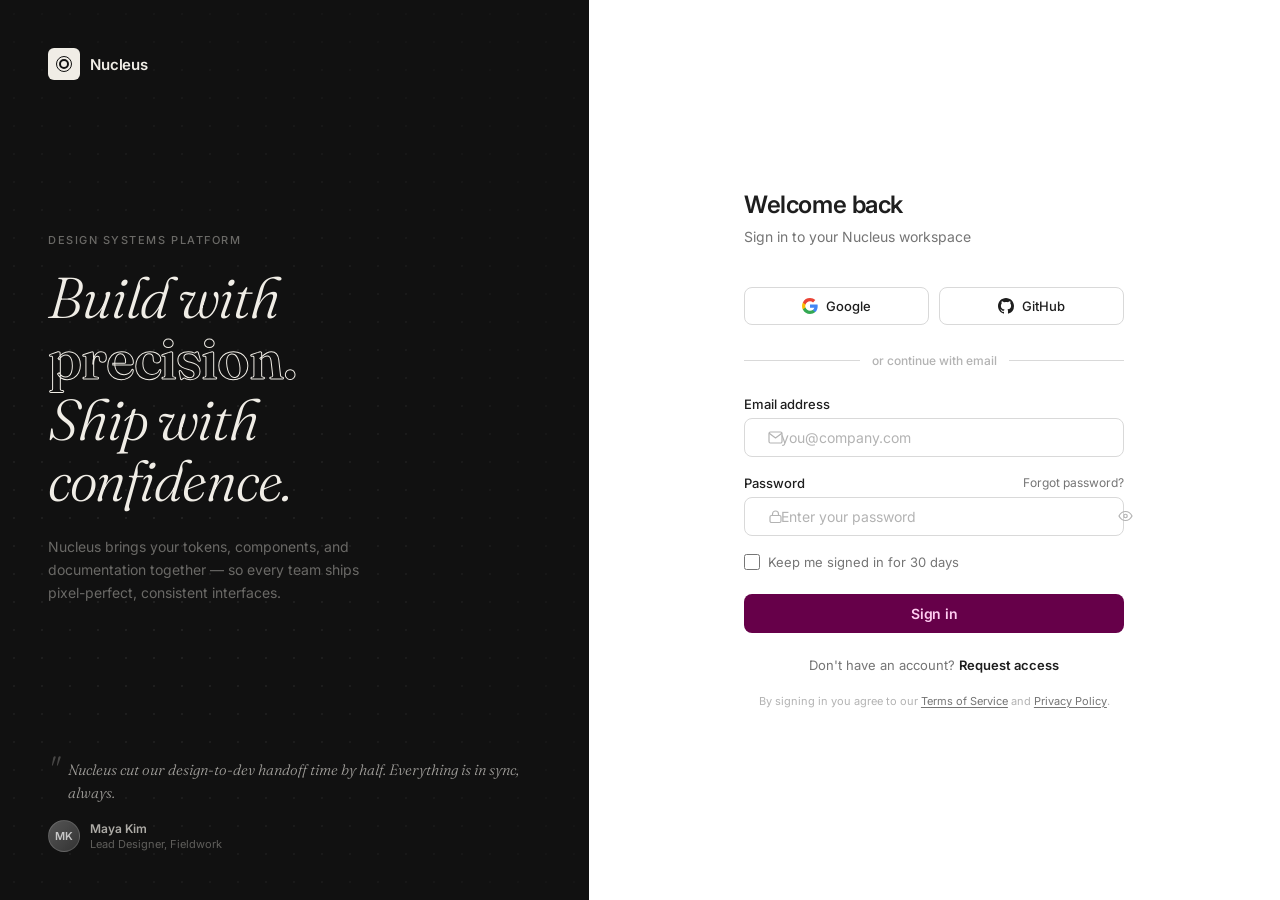
<file: login.html>
<!DOCTYPE html>
<html lang="en">
<head>
  <meta charset="UTF-8" />
  <meta name="viewport" content="width=device-width, initial-scale=1.0" />
  <title>Sign In — Nucleus</title>
  <link rel="preconnect" href="https://fonts.googleapis.com" />
  <link rel="preconnect" href="https://fonts.gstatic.com" crossorigin />
  <link href="https://fonts.googleapis.com/css2?family=Fraunces:ital,opsz,wght@0,9..144,300;0,9..144,600;1,9..144,300;1,9..144,400;1,9..144,700&family=Inter:wght@400;500;600&display=swap" rel="stylesheet" />
  <link rel="stylesheet" href="./tokens.css" />
  <style>
    *, *::before, *::after { box-sizing: border-box; margin: 0; padding: 0; }

    :root {
      --panel-bg: #111111;
      --panel-text: #f0ede6;
      --panel-muted: rgba(240, 237, 230, 0.4);
      --panel-accent: #f0ede6;
      --grid-color: rgba(255,255,255,0.04);
    }

    html, body { height: 100%; overflow: hidden; }

    body {
      font-family: 'Inter', sans-serif;
      display: flex;
      background: var(--sds-color-background-default-default);
    }

    /* ─── LEFT PANEL ─── */
    .panel {
      width: 46%;
      flex-shrink: 0;
      background: var(--panel-bg);
      position: relative;
      display: flex;
      flex-direction: column;
      justify-content: space-between;
      padding: 48px;
      overflow: hidden;
    }

    /* Grid dot pattern */
    .panel::before {
      content: '';
      position: absolute;
      inset: 0;
      background-image:
        radial-gradient(circle, rgba(255,255,255,0.07) 1px, transparent 1px);
      background-size: 28px 28px;
      pointer-events: none;
    }

    /* Radial vignette over grid */
    .panel::after {
      content: '';
      position: absolute;
      inset: 0;
      background: radial-gradient(ellipse at 30% 60%, rgba(17,17,17,0) 0%, rgba(17,17,17,0.75) 75%);
      pointer-events: none;
    }

    .panel__content {
      position: relative;
      z-index: 1;
      display: flex;
      flex-direction: column;
      height: 100%;
      justify-content: space-between;
    }

    /* Logo mark */
    .panel__logo {
      display: flex;
      align-items: center;
      gap: 10px;
      animation: fadeUp 0.6s ease 0.1s both;
    }

    .panel__logo-mark {
      width: 32px;
      height: 32px;
      background: var(--panel-text);
      border-radius: 6px;
      display: flex;
      align-items: center;
      justify-content: center;
    }

    .panel__logo-mark svg { width: 18px; height: 18px; color: var(--panel-bg); }

    .panel__logo-name {
      font-size: 15px;
      font-weight: 600;
      color: var(--panel-text);
      letter-spacing: -0.01em;
    }

    /* Hero text block */
    .panel__hero {
      animation: fadeUp 0.7s ease 0.25s both;
    }

    .panel__eyebrow {
      font-size: 11px;
      font-weight: 500;
      letter-spacing: 0.14em;
      text-transform: uppercase;
      color: var(--panel-muted);
      margin-bottom: 20px;
    }

    .panel__headline {
      font-family: 'Fraunces', serif;
      font-size: clamp(3rem, 4.5vw, 4.25rem);
      font-weight: 300;
      font-style: italic;
      line-height: 1.06;
      color: var(--panel-text);
      letter-spacing: -0.02em;
    }

    .panel__headline em {
      font-style: normal;
      font-weight: 600;
      -webkit-text-stroke: 1px var(--panel-text);
      color: transparent;
    }

    .panel__body {
      margin-top: 24px;
      font-size: 14px;
      line-height: 1.65;
      color: var(--panel-muted);
      max-width: 320px;
    }

    /* Testimonial */
    .panel__quote {
      animation: fadeUp 0.7s ease 0.4s both;
    }

    .panel__quote-text {
      font-family: 'Fraunces', serif;
      font-style: italic;
      font-size: 15px;
      font-weight: 300;
      line-height: 1.55;
      color: rgba(240,237,230,0.65);
      margin-bottom: 16px;
      position: relative;
      padding-left: 20px;
    }

    .panel__quote-text::before {
      content: '"';
      position: absolute;
      left: 0;
      top: -4px;
      font-size: 2rem;
      line-height: 1;
      color: rgba(240,237,230,0.25);
      font-family: 'Fraunces', serif;
    }

    .panel__quote-author {
      display: flex;
      align-items: center;
      gap: 10px;
    }

    .panel__avatar {
      width: 32px;
      height: 32px;
      border-radius: 50%;
      background: linear-gradient(135deg, #555 0%, #333 100%);
      border: 1.5px solid rgba(255,255,255,0.15);
      display: flex;
      align-items: center;
      justify-content: center;
      font-size: 11px;
      font-weight: 600;
      color: rgba(255,255,255,0.7);
    }

    .panel__author-info { display: flex; flex-direction: column; gap: 1px; }
    .panel__author-name { font-size: 12px; font-weight: 600; color: rgba(240,237,230,0.7); }
    .panel__author-role { font-size: 11px; color: rgba(240,237,230,0.35); }

    /* ─── RIGHT PANEL (FORM) ─── */
    .form-pane {
      flex: 1;
      display: flex;
      align-items: center;
      justify-content: center;
      padding: 48px 32px;
      overflow-y: auto;
    }

    .form-container {
      width: 100%;
      max-width: 380px;
      animation: fadeUp 0.65s cubic-bezier(0.16, 1, 0.3, 1) 0.15s both;
    }

    .form-header {
      margin-bottom: 40px;
    }

    .form-header h1 {
      font-size: 24px;
      font-weight: 600;
      color: var(--sds-color-text-default-default);
      letter-spacing: -0.02em;
      line-height: 1.2;
      margin-bottom: 6px;
    }

    .form-header p {
      font-size: 14px;
      color: var(--sds-color-text-default-secondary);
      line-height: 1.5;
    }

    /* Social sign-in */
    .social-row {
      display: grid;
      grid-template-columns: 1fr 1fr;
      gap: 10px;
      margin-bottom: 28px;
    }

    .btn-social {
      display: flex;
      align-items: center;
      justify-content: center;
      gap: 8px;
      padding: 10px 16px;
      background: var(--sds-color-background-default-default);
      border: 1px solid var(--sds-color-border-default-default);
      border-radius: var(--sds-size-radius-200);
      font-size: 13px;
      font-weight: 500;
      color: var(--sds-color-text-default-default);
      cursor: pointer;
      transition: background 0.15s, border-color 0.15s, transform 0.1s;
      font-family: 'Inter', sans-serif;
    }

    .btn-social:hover {
      background: var(--sds-color-background-default-secondary);
      border-color: var(--sds-color-border-default-secondary);
    }

    .btn-social:active { transform: scale(0.98); }

    .btn-social svg { width: 16px; height: 16px; flex-shrink: 0; }

    /* Divider */
    .divider {
      display: flex;
      align-items: center;
      gap: 12px;
      margin-bottom: 28px;
    }

    .divider::before, .divider::after {
      content: '';
      flex: 1;
      height: 1px;
      background: var(--sds-color-border-default-default);
    }

    .divider span {
      font-size: 12px;
      color: var(--sds-color-text-default-tertiary);
      white-space: nowrap;
      font-weight: 500;
    }

    /* Form fields */
    .field {
      margin-bottom: 18px;
    }

    .field label {
      display: block;
      font-size: 13px;
      font-weight: 500;
      color: var(--sds-color-text-default-default);
      margin-bottom: 6px;
    }

    .input-wrap {
      position: relative;
    }

    .input-wrap svg {
      position: absolute;
      left: 12px;
      top: 50%;
      transform: translateY(-50%);
      width: 15px;
      height: 15px;
      color: var(--sds-color-text-default-tertiary);
      pointer-events: none;
      transition: color 0.2s;
    }

    input[type="email"],
    input[type="password"],
    input[type="text"] {
      width: 100%;
      padding: 10px 12px 10px 36px;
      background: var(--sds-color-background-default-default);
      border: 1px solid var(--sds-color-border-default-default);
      border-radius: var(--sds-size-radius-200);
      font-size: 14px;
      font-family: 'Inter', sans-serif;
      color: var(--sds-color-text-default-default);
      outline: none;
      transition: border-color 0.2s, box-shadow 0.2s;
    }

    input::placeholder {
      color: var(--sds-color-text-default-tertiary);
    }

    input:focus {
      border-color: var(--sds-color-border-brand-default);
      box-shadow: 0 0 0 3px rgba(44, 44, 44, 0.08);
    }

    input:focus + svg,
    .input-wrap:focus-within svg {
      color: var(--sds-color-text-default-default);
    }

    /* Reorder icon to be after input for CSS trick */
    .input-wrap input { order: 1; }
    .input-wrap svg { order: 2; }

    /* Password row */
    .field-row {
      display: flex;
      align-items: center;
      justify-content: space-between;
      margin-bottom: 6px;
    }

    .field-row label {
      font-size: 13px;
      font-weight: 500;
      color: var(--sds-color-text-default-default);
      margin-bottom: 0;
    }

    .link-sm {
      font-size: 12px;
      color: var(--sds-color-text-default-secondary);
      text-decoration: none;
      transition: color 0.15s;
    }

    .link-sm:hover { color: var(--sds-color-text-default-default); text-decoration: underline; }

    /* Checkbox row */
    .check-row {
      display: flex;
      align-items: center;
      gap: 8px;
      margin-bottom: 24px;
    }

    .check-row input[type="checkbox"] {
      width: 16px;
      height: 16px;
      padding: 0;
      border-radius: 4px;
      cursor: pointer;
      accent-color: var(--sds-color-background-brand-default);
      flex-shrink: 0;
    }

    .check-row label {
      font-size: 13px;
      color: var(--sds-color-text-default-secondary);
      cursor: pointer;
      user-select: none;
    }

    /* Submit button */
    .btn-primary {
      width: 100%;
      padding: 11px 24px;
      background: var(--sds-color-background-brand-default);
      color: var(--sds-color-text-brand-on-brand);
      border: none;
      border-radius: var(--sds-size-radius-200);
      font-size: 14px;
      font-weight: 600;
      font-family: 'Inter', sans-serif;
      cursor: pointer;
      transition: background 0.15s, transform 0.1s, box-shadow 0.15s;
      position: relative;
      overflow: hidden;
      letter-spacing: -0.01em;
    }

    .btn-primary::after {
      content: '';
      position: absolute;
      inset: 0;
      background: rgba(255,255,255,0);
      transition: background 0.15s;
    }

    .btn-primary:hover {
      background: var(--sds-color-background-brand-hover);
      box-shadow: 0 4px 14px rgba(0,0,0,0.2);
    }

    .btn-primary:hover::after { background: rgba(255,255,255,0.04); }

    .btn-primary:active {
      transform: scale(0.99);
      box-shadow: none;
    }

    /* Spinner inside button */
    .btn-primary .spinner {
      display: none;
      width: 16px;
      height: 16px;
      border: 2px solid rgba(255,255,255,0.3);
      border-top-color: #fff;
      border-radius: 50%;
      animation: spin 0.6s linear infinite;
      margin: 0 auto;
    }

    .btn-primary.loading .btn-text { display: none; }
    .btn-primary.loading .spinner { display: block; }

    @keyframes spin { to { transform: rotate(360deg); } }

    /* Footer */
    .form-footer {
      text-align: center;
      margin-top: 24px;
      font-size: 13px;
      color: var(--sds-color-text-default-secondary);
    }

    .form-footer a {
      color: var(--sds-color-text-default-default);
      font-weight: 600;
      text-decoration: none;
    }

    .form-footer a:hover { text-decoration: underline; }

    /* Terms line */
    .terms {
      margin-top: 20px;
      font-size: 11px;
      text-align: center;
      color: var(--sds-color-text-default-tertiary);
      line-height: 1.5;
    }

    .terms a { color: var(--sds-color-text-default-secondary); text-decoration: underline; text-underline-offset: 2px; }

    /* ─── ANIMATIONS ─── */
    @keyframes fadeUp {
      from { opacity: 0; transform: translateY(14px); }
      to   { opacity: 1; transform: translateY(0); }
    }

    /* ─── RESPONSIVE ─── */
    @media (max-width: 780px) {
      html, body { overflow: auto; }
      body { flex-direction: column; }
      .panel { display: none; }
      .form-pane { padding: 60px 24px; }
    }

    /* Input icon positioning fix */
    .input-wrap {
      position: relative;
    }

    .input-wrap input {
      padding-left: 36px;
    }

    .input-wrap .icon {
      position: absolute;
      left: 12px;
      top: 50%;
      transform: translateY(-50%);
      width: 15px;
      height: 15px;
      color: var(--sds-color-text-default-tertiary);
      pointer-events: none;
      transition: color 0.2s;
      display: flex;
      align-items: center;
    }

    .input-wrap:focus-within .icon { color: var(--sds-color-text-default-default); }

    /* Password toggle */
    .btn-toggle-pwd {
      position: absolute;
      right: 10px;
      top: 50%;
      transform: translateY(-50%);
      background: none;
      border: none;
      cursor: pointer;
      color: var(--sds-color-text-default-tertiary);
      padding: 4px;
      display: flex;
      align-items: center;
      transition: color 0.15s;
    }

    .btn-toggle-pwd:hover { color: var(--sds-color-text-default-default); }
    .btn-toggle-pwd svg { width: 15px; height: 15px; }

    input[type="password"] { padding-right: 36px; }
  </style>
</head>
<body>

  <!-- ── LEFT PANEL ── -->
  <aside class="panel">
    <div class="panel__content">

      <!-- Logo -->
      <div class="panel__logo">
        <div class="panel__logo-mark">
          <svg viewBox="0 0 18 18" fill="none" xmlns="http://www.w3.org/2000/svg">
            <circle cx="9" cy="9" r="4" stroke="currentColor" stroke-width="2"/>
            <circle cx="9" cy="9" r="7.5" stroke="currentColor" stroke-width="1"/>
          </svg>
        </div>
        <span class="panel__logo-name">Nucleus</span>
      </div>

      <!-- Hero text -->
      <div class="panel__hero">
        <p class="panel__eyebrow">Design Systems Platform</p>
        <h2 class="panel__headline">
          Build with<br>
          <em>precision.</em><br>
          Ship with<br>
          confidence.
        </h2>
        <p class="panel__body">
          Nucleus brings your tokens, components, and documentation together — so every team ships pixel-perfect, consistent interfaces.
        </p>
      </div>

      <!-- Testimonial -->
      <div class="panel__quote">
        <p class="panel__quote-text">
          Nucleus cut our design-to-dev handoff time by half. Everything is in sync, always.
        </p>
        <div class="panel__quote-author">
          <div class="panel__avatar">MK</div>
          <div class="panel__author-info">
            <span class="panel__author-name">Maya Kim</span>
            <span class="panel__author-role">Lead Designer, Fieldwork</span>
          </div>
        </div>
      </div>

    </div>
  </aside>

  <!-- ── FORM PANE ── -->
  <main class="form-pane">
    <div class="form-container">

      <div class="form-header">
        <h1>Welcome back</h1>
        <p>Sign in to your Nucleus workspace</p>
      </div>

      <!-- Social buttons -->
      <div class="social-row">
        <button class="btn-social" type="button">
          <!-- Google -->
          <svg viewBox="0 0 18 18" xmlns="http://www.w3.org/2000/svg">
            <path d="M17.64 9.2c0-.637-.057-1.251-.164-1.84H9v3.481h4.844c-.209 1.125-.843 2.078-1.796 2.717v2.258h2.908c1.702-1.567 2.684-3.875 2.684-6.615z" fill="#4285F4"/>
            <path d="M9 18c2.43 0 4.467-.806 5.956-2.184l-2.908-2.258c-.806.54-1.837.86-3.048.86-2.344 0-4.328-1.584-5.036-3.711H.957v2.332A8.997 8.997 0 0 0 9 18z" fill="#34A853"/>
            <path d="M3.964 10.707A5.41 5.41 0 0 1 3.682 9c0-.593.102-1.17.282-1.707V4.961H.957A8.996 8.996 0 0 0 0 9c0 1.452.348 2.827.957 4.039l3.007-2.332z" fill="#FBBC05"/>
            <path d="M9 3.58c1.321 0 2.508.454 3.44 1.345l2.582-2.58C13.463.891 11.426 0 9 0A8.997 8.997 0 0 0 .957 4.961L3.964 7.293C4.672 5.163 6.656 3.58 9 3.58z" fill="#EA4335"/>
          </svg>
          Google
        </button>
        <button class="btn-social" type="button">
          <!-- GitHub -->
          <svg viewBox="0 0 20 20" xmlns="http://www.w3.org/2000/svg" fill="currentColor">
            <path fill-rule="evenodd" d="M10 0C4.477 0 0 4.484 0 10.017c0 4.425 2.865 8.18 6.839 9.504.5.092.682-.217.682-.483 0-.237-.008-.868-.013-1.703-2.782.605-3.369-1.343-3.369-1.343-.454-1.158-1.11-1.466-1.11-1.466-.908-.62.069-.608.069-.608 1.003.07 1.531 1.032 1.531 1.032.892 1.53 2.341 1.088 2.91.832.092-.647.35-1.088.636-1.338-2.22-.253-4.555-1.113-4.555-4.951 0-1.093.39-1.988 1.029-2.688-.103-.253-.446-1.272.098-2.65 0 0 .84-.27 2.75 1.026A9.564 9.564 0 0 1 10 4.844c.85.004 1.705.115 2.504.337 1.909-1.296 2.747-1.027 2.747-1.027.546 1.379.203 2.398.1 2.651.64.7 1.028 1.595 1.028 2.688 0 3.848-2.339 4.695-4.566 4.943.359.309.678.92.678 1.855 0 1.338-.012 2.419-.012 2.747 0 .268.18.58.688.482A10.019 10.019 0 0 0 20 10.017C20 4.484 15.522 0 10 0z"/>
          </svg>
          GitHub
        </button>
      </div>

      <div class="divider"><span>or continue with email</span></div>

      <!-- Email + Password form -->
      <form id="loginForm" novalidate>
        <div class="field">
          <label for="email">Email address</label>
          <div class="input-wrap">
            <input
              id="email"
              type="email"
              placeholder="you@company.com"
              autocomplete="email"
              required
            />
            <span class="icon">
              <svg width="15" height="15" viewBox="0 0 15 15" fill="none" xmlns="http://www.w3.org/2000/svg">
                <path d="M1 3.5A1.5 1.5 0 0 1 2.5 2h10A1.5 1.5 0 0 1 14 3.5v8A1.5 1.5 0 0 1 12.5 13h-10A1.5 1.5 0 0 1 1 11.5v-8z" stroke="currentColor" stroke-width="1.2"/>
                <path d="M1.5 3.5 7.5 8l6-4.5" stroke="currentColor" stroke-width="1.2" stroke-linecap="round" stroke-linejoin="round"/>
              </svg>
            </span>
          </div>
        </div>

        <div class="field">
          <div class="field-row">
            <label for="password">Password</label>
            <a href="#" class="link-sm">Forgot password?</a>
          </div>
          <div class="input-wrap">
            <input
              id="password"
              type="password"
              placeholder="Enter your password"
              autocomplete="current-password"
              required
            />
            <span class="icon">
              <svg width="15" height="15" viewBox="0 0 15 15" fill="none" xmlns="http://www.w3.org/2000/svg">
                <rect x="2" y="6.5" width="11" height="7" rx="1.5" stroke="currentColor" stroke-width="1.2"/>
                <path d="M4.5 6.5V5a3 3 0 1 1 6 0v1.5" stroke="currentColor" stroke-width="1.2" stroke-linecap="round"/>
              </svg>
            </span>
            <button type="button" class="btn-toggle-pwd" id="togglePwd" aria-label="Show password">
              <!-- Eye icon -->
              <svg id="eyeIcon" width="15" height="15" viewBox="0 0 15 15" fill="none" xmlns="http://www.w3.org/2000/svg">
                <path d="M7.5 3C4.5 3 2 5.5 1 7.5c1 2 3.5 4.5 6.5 4.5s5.5-2.5 6.5-4.5C13 5.5 10.5 3 7.5 3z" stroke="currentColor" stroke-width="1.2"/>
                <circle cx="7.5" cy="7.5" r="1.75" stroke="currentColor" stroke-width="1.2"/>
              </svg>
            </button>
          </div>
        </div>

        <div class="check-row">
          <input type="checkbox" id="remember" />
          <label for="remember">Keep me signed in for 30 days</label>
        </div>

        <button type="submit" class="btn-primary" id="submitBtn">
          <span class="btn-text">Sign in</span>
          <div class="spinner"></div>
        </button>
      </form>

      <p class="form-footer">
        Don't have an account? <a href="#">Request access</a>
      </p>

      <p class="terms">
        By signing in you agree to our
        <a href="#">Terms of Service</a> and <a href="#">Privacy Policy</a>.
      </p>

    </div>
  </main>

  <script>
    // Password visibility toggle
    const toggleBtn = document.getElementById('togglePwd');
    const pwdInput = document.getElementById('password');

    toggleBtn.addEventListener('click', () => {
      const isPassword = pwdInput.type === 'password';
      pwdInput.type = isPassword ? 'text' : 'password';
      toggleBtn.setAttribute('aria-label', isPassword ? 'Hide password' : 'Show password');
      // Swap icon
      document.getElementById('eyeIcon').style.opacity = isPassword ? '0.4' : '1';
    });

    // Submit loading simulation
    const form = document.getElementById('loginForm');
    const submitBtn = document.getElementById('submitBtn');

    form.addEventListener('submit', (e) => {
      e.preventDefault();
      submitBtn.classList.add('loading');
      submitBtn.disabled = true;

      // Simulate async — replace with real auth
      setTimeout(() => {
        submitBtn.classList.remove('loading');
        submitBtn.disabled = false;
        // On success, redirect: window.location.href = '/dashboard';
      }, 2000);
    });
  </script>
</body>
</html>
</file>
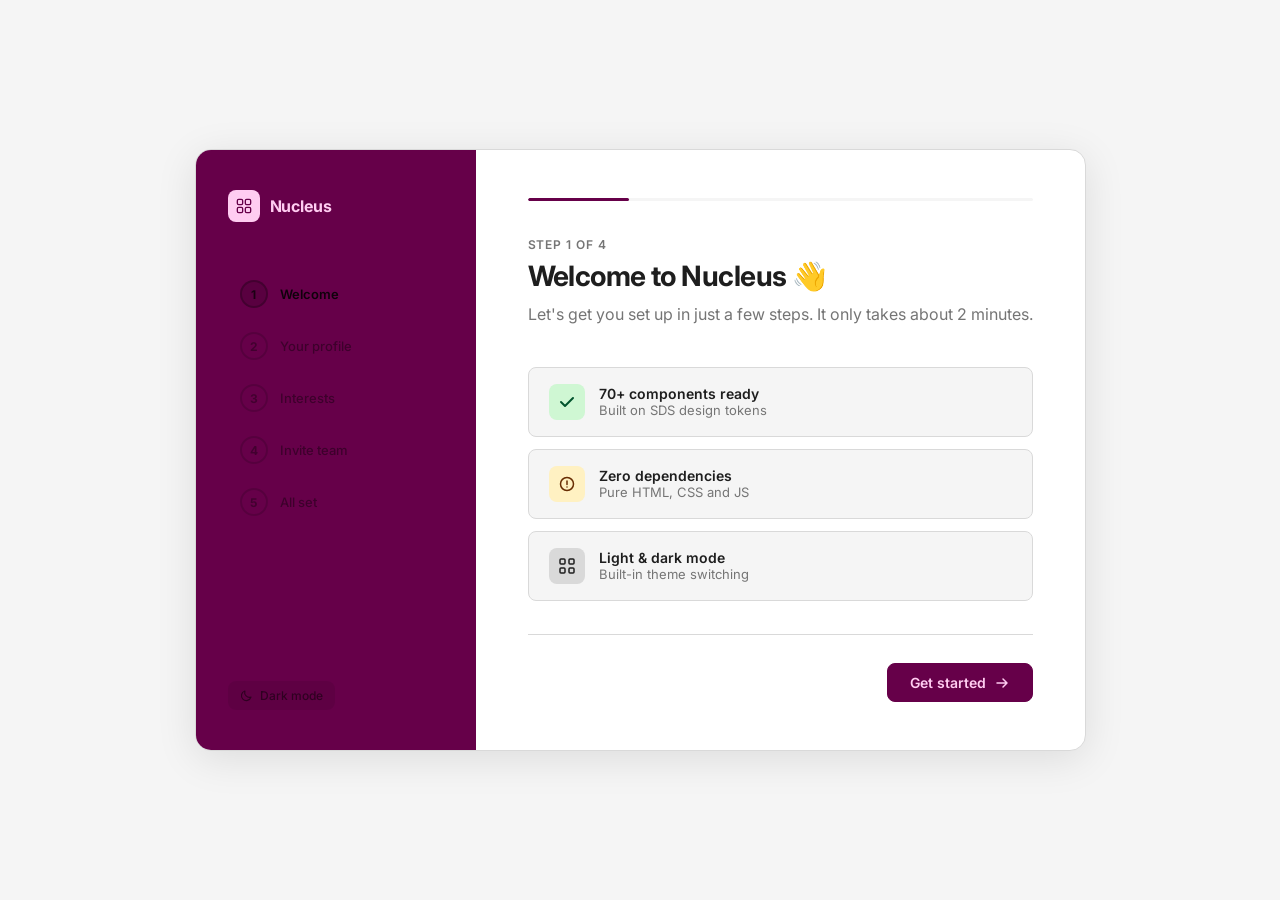
<file: onboarding.html>
<!DOCTYPE html>
<html lang="en">
<head>
  <meta charset="UTF-8" />
  <meta name="viewport" content="width=device-width, initial-scale=1.0" />
  <title>Get started – Nucleus</title>
  <link rel="preconnect" href="https://fonts.googleapis.com" />
  <link rel="preconnect" href="https://fonts.gstatic.com" crossorigin />
  <link href="https://fonts.googleapis.com/css2?family=Inter:wght@400;500;600;700&display=swap" rel="stylesheet" />
  <link rel="stylesheet" href="tokens.css" />
  <style>
    *, *::before, *::after { box-sizing: border-box; margin: 0; padding: 0; }

    body {
      font-family: var(--sds-typography-body-font-family);
      background: var(--sds-color-background-default-secondary);
      color: var(--sds-color-text-default-default);
      min-height: 100vh;
      display: flex;
      align-items: center;
      justify-content: center;
      padding: 24px;
    }

    /* ── Dark mode ── */
    [data-theme="dark"] {
      --sds-color-text-default-default: #f0f0f0;
      --sds-color-text-default-secondary: #a0a0a0;
      --sds-color-text-default-tertiary: #606060;
      --sds-color-text-neutral-default: #d4d4d4;
      --sds-color-text-neutral-tertiary: #707070;
      --sds-color-text-brand-on-brand: #141414;
      --sds-color-background-default-default: #1a1a1a;
      --sds-color-background-default-default-hover: #222;
      --sds-color-background-default-secondary: #111;
      --sds-color-background-default-tertiary: #2c2c2c;
      --sds-color-background-neutral-tertiary: #2a2a2a;
      --sds-color-background-neutral-tertiary-hover: #333;
      --sds-color-background-brand-default: #f0f0f0;
      --sds-color-background-brand-hover: #ffffff;
      --sds-color-border-default-default: #2c2c2c;
      --sds-color-border-default-secondary: #444;
      --sds-color-border-neutral-secondary: #555;
      --sds-color-border-disabled-default: #333;
      --sds-color-icon-default-default: #d0d0d0;
      background: #0e0e0e;
      color-scheme: dark;
    }

    /* ── Shell ── */
    .shell {
      width: 100%;
      max-width: 960px;
      min-height: 600px;
      background: var(--sds-color-background-default-default);
      border: 1px solid var(--sds-color-border-default-default);
      border-radius: 16px;
      display: grid;
      grid-template-columns: 280px 1fr;
      overflow: hidden;
      box-shadow: 0 8px 40px rgba(0,0,0,0.10);
    }

    /* ── Left panel ── */
    .panel {
      background: var(--sds-color-background-brand-default);
      padding: 40px 32px;
      display: flex;
      flex-direction: column;
      justify-content: space-between;
    }

    .panel__logo {
      display: flex;
      align-items: center;
      gap: 10px;
      margin-bottom: 48px;
    }

    .panel__logo-mark {
      width: 32px; height: 32px;
      background: var(--sds-color-text-brand-on-brand);
      border-radius: 8px;
      display: flex; align-items: center; justify-content: center;
    }

    .panel__logo-mark svg { width: 16px; height: 16px; color: var(--sds-color-background-brand-default); }

    .panel__logo-name {
      font-size: 16px; font-weight: 700;
      color: var(--sds-color-text-brand-on-brand);
      letter-spacing: -0.01em;
    }

    /* Step nav */
    .steps { display: flex; flex-direction: column; gap: 4px; flex: 1; }

    .step-item {
      display: flex; align-items: center; gap: 12px;
      padding: 10px 12px; border-radius: var(--sds-size-radius-200);
      cursor: default;
      transition: background 0.15s;
    }

    .step-item__dot {
      width: 28px; height: 28px; border-radius: 50%; flex-shrink: 0;
      border: 2px solid rgba(0,0,0,0.15);
      display: flex; align-items: center; justify-content: center;
      font-size: 12px; font-weight: 700;
      color: rgba(0,0,0,0.35);
      background: transparent;
      transition: all 0.2s;
    }

    .step-item__label {
      font-size: 13px; font-weight: 500;
      color: rgba(0,0,0,0.4);
      transition: color 0.2s;
    }

    .step-item--active .step-item__dot {
      background: rgba(0,0,0,0.12);
      border-color: rgba(0,0,0,0.25);
      color: rgba(0,0,0,0.7);
    }

    .step-item--active .step-item__label { color: rgba(0,0,0,0.85); font-weight: 600; }

    .step-item--done .step-item__dot {
      background: rgba(0,0,0,0.15);
      border-color: transparent;
      color: rgba(0,0,0,0.6);
    }
    .step-item--done .step-item__label { color: rgba(0,0,0,0.55); }

    [data-theme="dark"] .step-item__dot { border-color: rgba(255,255,255,0.12); color: rgba(255,255,255,0.3); }
    [data-theme="dark"] .step-item__label { color: rgba(255,255,255,0.35); }
    [data-theme="dark"] .step-item--active .step-item__dot { background: rgba(255,255,255,0.12); border-color: rgba(255,255,255,0.25); color: rgba(255,255,255,0.75); }
    [data-theme="dark"] .step-item--active .step-item__label { color: rgba(255,255,255,0.9); }
    [data-theme="dark"] .step-item--done .step-item__dot { background: rgba(255,255,255,0.1); border-color: transparent; color: rgba(255,255,255,0.5); }
    [data-theme="dark"] .step-item--done .step-item__label { color: rgba(255,255,255,0.45); }

    .panel__theme-btn {
      display: inline-flex; align-items: center; gap: 7px;
      padding: 7px 12px;
      background: rgba(0,0,0,0.08); border: none; border-radius: var(--sds-size-radius-200);
      font-family: var(--sds-typography-body-font-family);
      font-size: 12px; font-weight: 500;
      color: rgba(0,0,0,0.5); cursor: pointer;
      transition: background 0.15s;
      align-self: flex-start;
    }
    .panel__theme-btn:hover { background: rgba(0,0,0,0.14); color: rgba(0,0,0,0.75); }
    [data-theme="dark"] .panel__theme-btn { background: rgba(255,255,255,0.08); color: rgba(255,255,255,0.45); }
    [data-theme="dark"] .panel__theme-btn:hover { background: rgba(255,255,255,0.13); color: rgba(255,255,255,0.7); }
    .panel__theme-btn svg { width: 13px; height: 13px; }
    .panel__theme-btn .icon-sun { display: none; }
    .panel__theme-btn .icon-moon { display: block; }
    [data-theme="dark"] .panel__theme-btn .icon-sun { display: block; }
    [data-theme="dark"] .panel__theme-btn .icon-moon { display: none; }

    /* ── Right panel ── */
    .form-area {
      padding: 48px 52px;
      display: flex;
      flex-direction: column;
      justify-content: space-between;
      min-height: 600px;
    }

    /* Steps */
    .step { display: none; flex-direction: column; flex: 1; }
    .step.active { display: flex; }

    .step__header { margin-bottom: 36px; }
    .step__eyebrow {
      font-size: 12px; font-weight: 600; letter-spacing: 0.08em;
      text-transform: uppercase; color: var(--sds-color-text-default-secondary);
      margin-bottom: 8px;
    }
    .step__title {
      font-size: 28px; font-weight: 700; letter-spacing: -0.02em;
      color: var(--sds-color-text-default-default); line-height: 1.2; margin-bottom: 8px;
    }
    .step__subtitle {
      font-size: var(--sds-typography-body-size-medium);
      color: var(--sds-color-text-default-secondary); line-height: 1.5;
    }

    /* Form fields */
    .field { display: flex; flex-direction: column; gap: 6px; margin-bottom: 20px; }
    .field:last-of-type { margin-bottom: 0; }

    .field__label {
      font-size: 14px; font-weight: 500;
      color: var(--sds-color-text-default-default);
    }

    .field__hint {
      font-size: 13px; color: var(--sds-color-text-default-secondary);
      margin-top: -2px;
    }

    .field__input {
      width: 100%;
      padding: var(--sds-size-space-300) var(--sds-size-space-400);
      background: var(--sds-color-background-default-default);
      border: 1px solid var(--sds-color-border-default-default);
      border-radius: var(--sds-size-radius-200);
      font-family: var(--sds-typography-body-font-family);
      font-size: var(--sds-typography-body-size-medium);
      color: var(--sds-color-text-default-default);
      outline: none;
      transition: border-color 0.15s, box-shadow 0.15s;
    }
    .field__input::placeholder { color: var(--sds-color-text-default-tertiary); }
    .field__input:focus {
      border-color: var(--sds-color-border-neutral-default);
      box-shadow: 0 0 0 3px rgba(0,0,0,0.06);
    }
    [data-theme="dark"] .field__input:focus { box-shadow: 0 0 0 3px rgba(255,255,255,0.06); }

    .field__row { display: grid; grid-template-columns: 1fr 1fr; gap: 16px; }

    /* Avatar picker */
    .avatar-picker {
      display: flex; align-items: center; gap: 20px; margin-bottom: 28px;
    }
    .avatar-preview {
      width: 64px; height: 64px; border-radius: 50%;
      background: var(--sds-color-background-brand-default);
      display: flex; align-items: center; justify-content: center;
      font-size: 22px; font-weight: 700;
      color: var(--sds-color-text-brand-on-brand);
      flex-shrink: 0;
      transition: all 0.2s;
    }
    .avatar-picker__actions { display: flex; flex-direction: column; gap: 6px; }
    .avatar-picker__label {
      font-size: 13px; font-weight: 500; color: var(--sds-color-text-default-default);
    }
    .avatar-picker__hint { font-size: 12px; color: var(--sds-color-text-default-secondary); }
    .avatar-picker__btn {
      display: inline-flex; align-items: center; gap: 6px;
      padding: 6px 14px; border-radius: var(--sds-size-radius-200);
      border: 1px solid var(--sds-color-border-default-default);
      background: transparent; cursor: pointer;
      font-family: var(--sds-typography-body-font-family);
      font-size: 13px; font-weight: 500;
      color: var(--sds-color-text-default-secondary);
      transition: background 0.15s, color 0.15s;
    }
    .avatar-picker__btn:hover { background: var(--sds-color-background-default-secondary); color: var(--sds-color-text-default-default); }

    /* Tag selector */
    .tag-grid { display: flex; flex-wrap: wrap; gap: 8px; margin-bottom: 8px; }
    .sel-tag {
      display: inline-flex; align-items: center; gap: 6px;
      padding: 7px 14px; border-radius: var(--sds-size-radius-200);
      border: 1px solid var(--sds-color-border-default-default);
      background: var(--sds-color-background-default-default);
      font-size: 14px; font-weight: 500;
      color: var(--sds-color-text-default-secondary);
      cursor: pointer; user-select: none;
      transition: all 0.15s;
    }
    .sel-tag:hover { border-color: var(--sds-color-border-neutral-secondary); color: var(--sds-color-text-default-default); }
    .sel-tag.selected {
      background: var(--sds-color-background-brand-default);
      border-color: var(--sds-color-background-brand-default);
      color: var(--sds-color-text-brand-on-brand);
    }
    .sel-tag svg { width: 14px; height: 14px; opacity: 0; transition: opacity 0.15s; }
    .sel-tag.selected svg { opacity: 1; }

    /* Invite list */
    .invite-input-row {
      display: flex; gap: 10px; margin-bottom: 20px;
    }
    .invite-input-row .field__input { flex: 1; margin: 0; }

    .invite-list { display: flex; flex-direction: column; gap: 8px; }
    .invite-item {
      display: flex; align-items: center; gap: 12px;
      padding: 10px 14px;
      background: var(--sds-color-background-default-secondary);
      border: 1px solid var(--sds-color-border-default-default);
      border-radius: var(--sds-size-radius-200);
    }
    .invite-item__avatar {
      width: 32px; height: 32px; border-radius: 50%;
      display: flex; align-items: center; justify-content: center;
      font-size: 12px; font-weight: 700;
      color: var(--sds-color-text-brand-on-brand);
      flex-shrink: 0;
    }
    .invite-item__info { flex: 1; min-width: 0; }
    .invite-item__email { font-size: 13px; font-weight: 500; color: var(--sds-color-text-default-default); white-space: nowrap; overflow: hidden; text-overflow: ellipsis; }
    .invite-item__status { font-size: 12px; color: var(--sds-color-text-default-secondary); }
    .invite-item__remove {
      background: none; border: none; cursor: pointer;
      color: var(--sds-color-text-default-secondary); padding: 4px;
      border-radius: 4px; display: flex;
      transition: color 0.15s;
    }
    .invite-item__remove:hover { color: var(--sds-color-text-danger-default); }
    .invite-item__remove svg { width: 14px; height: 14px; }

    /* Success step */
    .success-body {
      flex: 1; display: flex; flex-direction: column; align-items: center; justify-content: center;
      text-align: center; gap: 0;
    }
    .success-icon {
      width: 72px; height: 72px; border-radius: 50%;
      background: var(--sds-color-background-positive-secondary);
      display: flex; align-items: center; justify-content: center;
      margin-bottom: 24px;
    }
    .success-icon svg { width: 32px; height: 32px; stroke: var(--sds-color-text-positive-on-positive-secondary); stroke-width: 2.5; fill: none; }
    .success-title { font-size: 28px; font-weight: 700; letter-spacing: -0.02em; margin-bottom: 12px; }
    .success-sub { font-size: var(--sds-typography-body-size-medium); color: var(--sds-color-text-default-secondary); line-height: 1.6; max-width: 320px; margin-bottom: 32px; }
    .summary-chips { display: flex; flex-wrap: wrap; gap: 8px; justify-content: center; margin-bottom: 32px; }
    .summary-chip {
      display: inline-flex; align-items: center; gap: 6px;
      padding: 5px 12px; border-radius: var(--sds-size-radius-full);
      background: var(--sds-color-background-default-secondary);
      border: 1px solid var(--sds-color-border-default-default);
      font-size: 13px; font-weight: 500;
      color: var(--sds-color-text-default-default);
    }

    /* Progress bar */
    .progress-bar {
      height: 3px; background: var(--sds-color-background-default-secondary);
      border-radius: 99px; overflow: hidden; margin-bottom: 36px;
    }
    .progress-bar__fill {
      height: 100%; background: var(--sds-color-background-brand-default);
      border-radius: 99px; transition: width 0.4s ease;
    }

    /* Footer nav */
    .form-footer {
      display: flex; align-items: center; justify-content: space-between;
      padding-top: 28px;
      border-top: 1px solid var(--sds-color-border-default-default);
      margin-top: 28px;
    }
    .form-footer__skip {
      font-size: 14px; color: var(--sds-color-text-default-secondary);
      background: none; border: none; cursor: pointer;
      font-family: var(--sds-typography-body-font-family);
      padding: 0;
      transition: color 0.15s;
    }
    .form-footer__skip:hover { color: var(--sds-color-text-default-default); }

    .form-footer__nav { display: flex; gap: 10px; }

    /* Buttons */
    .btn {
      display: inline-flex; align-items: center; justify-content: center; gap: 8px;
      padding: 10px 22px; border-radius: var(--sds-size-radius-200);
      border: 1px solid transparent;
      font-family: var(--sds-typography-body-font-family);
      font-size: 14px; font-weight: 600;
      cursor: pointer; transition: background 0.15s;
      white-space: nowrap;
    }
    .btn svg { width: 16px; height: 16px; }

    .btn--primary {
      background: var(--sds-color-background-brand-default);
      border-color: var(--sds-color-background-brand-default);
      color: var(--sds-color-text-brand-on-brand);
    }
    .btn--primary:hover { background: var(--sds-color-background-brand-hover); border-color: var(--sds-color-background-brand-hover); }

    .btn--ghost {
      background: transparent;
      border-color: var(--sds-color-border-default-default);
      color: var(--sds-color-text-default-secondary);
    }
    .btn--ghost:hover { background: var(--sds-color-background-default-secondary); color: var(--sds-color-text-default-default); }

    .btn--add {
      padding: 10px 18px;
      background: var(--sds-color-background-default-default);
      border-color: var(--sds-color-border-default-default);
      color: var(--sds-color-text-default-default);
    }
    .btn--add:hover { background: var(--sds-color-background-default-secondary); }
  </style>
</head>
<body>
<div data-theme="" id="root">
<div class="shell">

  <!-- ── Left panel ── -->
  <aside class="panel">
    <div>
      <div class="panel__logo">
        <div class="panel__logo-mark">
          <svg viewBox="0 0 18 18" fill="none" xmlns="http://www.w3.org/2000/svg">
            <rect x="1.5" y="1.5" width="6" height="6" rx="1.5" stroke="currentColor" stroke-width="1.5"/>
            <rect x="10.5" y="1.5" width="6" height="6" rx="1.5" stroke="currentColor" stroke-width="1.5"/>
            <rect x="1.5" y="10.5" width="6" height="6" rx="1.5" stroke="currentColor" stroke-width="1.5"/>
            <rect x="10.5" y="10.5" width="6" height="6" rx="1.5" stroke="currentColor" stroke-width="1.5"/>
          </svg>
        </div>
        <span class="panel__logo-name">Nucleus</span>
      </div>

      <nav class="steps" aria-label="Onboarding steps">
        <div class="step-item step-item--active" data-step="1">
          <div class="step-item__dot">1</div>
          <span class="step-item__label">Welcome</span>
        </div>
        <div class="step-item" data-step="2">
          <div class="step-item__dot">2</div>
          <span class="step-item__label">Your profile</span>
        </div>
        <div class="step-item" data-step="3">
          <div class="step-item__dot">3</div>
          <span class="step-item__label">Interests</span>
        </div>
        <div class="step-item" data-step="4">
          <div class="step-item__dot">4</div>
          <span class="step-item__label">Invite team</span>
        </div>
        <div class="step-item" data-step="5">
          <div class="step-item__dot">5</div>
          <span class="step-item__label">All set</span>
        </div>
      </nav>
    </div>

    <button class="panel__theme-btn" id="theme-toggle" aria-label="Toggle dark mode">
      <svg class="icon-moon" viewBox="0 0 16 16" fill="none">
        <path d="M13.5 10A6 6 0 0 1 6 2.5a6 6 0 1 0 7.5 7.5Z" stroke="currentColor" stroke-width="1.5" stroke-linejoin="round"/>
      </svg>
      <svg class="icon-sun" viewBox="0 0 16 16" fill="none">
        <circle cx="8" cy="8" r="3" stroke="currentColor" stroke-width="1.5"/>
        <path d="M8 1v1.5M8 13.5V15M1 8h1.5M13.5 8H15M3.05 3.05l1.06 1.06M11.89 11.89l1.06 1.06M3.05 12.95l1.06-1.06M11.89 4.11l1.06-1.06" stroke="currentColor" stroke-width="1.5" stroke-linecap="round"/>
      </svg>
      <span id="theme-label">Dark mode</span>
    </button>
  </aside>

  <!-- ── Right: form area ── -->
  <section class="form-area" aria-live="polite">

    <!-- Progress bar -->
    <div class="progress-bar" aria-hidden="true">
      <div class="progress-bar__fill" id="progress" style="width: 20%"></div>
    </div>

    <!-- Step 1: Welcome -->
    <div class="step active" id="step-1">
      <div class="step__header">
        <p class="step__eyebrow">Step 1 of 4</p>
        <h1 class="step__title">Welcome to Nucleus 👋</h1>
        <p class="step__subtitle">Let's get you set up in just a few steps. It only takes about 2 minutes.</p>
      </div>

      <div style="display:flex;flex-direction:column;gap:12px;flex:1;justify-content:center;">
        <div style="display:flex;align-items:center;gap:14px;padding:16px 20px;border:1px solid var(--sds-color-border-default-default);border-radius:var(--sds-size-radius-200);background:var(--sds-color-background-default-secondary);">
          <div style="width:36px;height:36px;border-radius:var(--sds-size-radius-200);background:var(--sds-color-background-positive-secondary);display:flex;align-items:center;justify-content:center;flex-shrink:0;">
            <svg width="18" height="18" fill="none" viewBox="0 0 18 18"><path d="M3 9l4 4 8-8" stroke="#02542d" stroke-width="2" stroke-linecap="round" stroke-linejoin="round"/></svg>
          </div>
          <div>
            <div style="font-size:14px;font-weight:600;color:var(--sds-color-text-default-default);">70+ components ready</div>
            <div style="font-size:13px;color:var(--sds-color-text-default-secondary);">Built on SDS design tokens</div>
          </div>
        </div>
        <div style="display:flex;align-items:center;gap:14px;padding:16px 20px;border:1px solid var(--sds-color-border-default-default);border-radius:var(--sds-size-radius-200);background:var(--sds-color-background-default-secondary);">
          <div style="width:36px;height:36px;border-radius:var(--sds-size-radius-200);background:var(--sds-color-background-warning-secondary);display:flex;align-items:center;justify-content:center;flex-shrink:0;">
            <svg width="18" height="18" fill="none" viewBox="0 0 18 18"><circle cx="9" cy="9" r="6.5" stroke="#682d03" stroke-width="1.5"/><path d="M9 6v3.5M9 12h.01" stroke="#682d03" stroke-width="1.5" stroke-linecap="round"/></svg>
          </div>
          <div>
            <div style="font-size:14px;font-weight:600;color:var(--sds-color-text-default-default);">Zero dependencies</div>
            <div style="font-size:13px;color:var(--sds-color-text-default-secondary);">Pure HTML, CSS and JS</div>
          </div>
        </div>
        <div style="display:flex;align-items:center;gap:14px;padding:16px 20px;border:1px solid var(--sds-color-border-default-default);border-radius:var(--sds-size-radius-200);background:var(--sds-color-background-default-secondary);">
          <div style="width:36px;height:36px;border-radius:var(--sds-size-radius-200);background:var(--sds-color-background-default-tertiary);display:flex;align-items:center;justify-content:center;flex-shrink:0;">
            <svg width="18" height="18" fill="none" viewBox="0 0 18 18"><rect x="2" y="2" width="5" height="5" rx="1" stroke="var(--sds-color-icon-default-default)" stroke-width="1.5"/><rect x="11" y="2" width="5" height="5" rx="1" stroke="var(--sds-color-icon-default-default)" stroke-width="1.5"/><rect x="2" y="11" width="5" height="5" rx="1" stroke="var(--sds-color-icon-default-default)" stroke-width="1.5"/><rect x="11" y="11" width="5" height="5" rx="1" stroke="var(--sds-color-icon-default-default)" stroke-width="1.5"/></svg>
          </div>
          <div>
            <div style="font-size:14px;font-weight:600;color:var(--sds-color-text-default-default);">Light & dark mode</div>
            <div style="font-size:13px;color:var(--sds-color-text-default-secondary);">Built-in theme switching</div>
          </div>
        </div>
      </div>

      <div class="form-footer">
        <span></span>
        <div class="form-footer__nav">
          <button class="btn btn--primary" onclick="goTo(2)">
            Get started
            <svg viewBox="0 0 16 16" fill="none"><path d="M3 8h10M9 4l4 4-4 4" stroke="currentColor" stroke-width="1.5" stroke-linecap="round" stroke-linejoin="round"/></svg>
          </button>
        </div>
      </div>
    </div>

    <!-- Step 2: Profile -->
    <div class="step" id="step-2">
      <div class="step__header">
        <p class="step__eyebrow">Step 2 of 4</p>
        <h2 class="step__title">Set up your profile</h2>
        <p class="step__subtitle">Tell us a bit about yourself so we can personalise your experience.</p>
      </div>

      <div class="avatar-picker">
        <div class="avatar-preview" id="avatar-preview">S</div>
        <div class="avatar-picker__actions">
          <span class="avatar-picker__label">Profile photo</span>
          <span class="avatar-picker__hint">This will be shown across the system</span>
          <button class="avatar-picker__btn">
            <svg width="13" height="13" fill="none" viewBox="0 0 13 13"><path d="M6.5 1.5v10M1.5 6.5h10" stroke="currentColor" stroke-width="1.5" stroke-linecap="round"/></svg>
            Upload photo
          </button>
        </div>
      </div>

      <div class="field__row">
        <div class="field">
          <label class="field__label" for="first-name">First name</label>
          <input class="field__input" id="first-name" type="text" placeholder="Sooraj" autocomplete="given-name" oninput="updateAvatar()" />
        </div>
        <div class="field">
          <label class="field__label" for="last-name">Last name</label>
          <input class="field__input" id="last-name" type="text" placeholder="S" autocomplete="family-name" />
        </div>
      </div>

      <div class="field">
        <label class="field__label" for="role">Job title</label>
        <input class="field__input" id="role" type="text" placeholder="e.g. Product Designer" />
      </div>

      <div class="field">
        <label class="field__label" for="email">Work email</label>
        <input class="field__input" id="email" type="email" placeholder="you@company.com" autocomplete="email" />
      </div>

      <div class="form-footer">
        <button class="form-footer__skip" onclick="goTo(1)">← Back</button>
        <div class="form-footer__nav">
          <button class="btn btn--ghost" onclick="goTo(3)">Skip</button>
          <button class="btn btn--primary" onclick="goTo(3)">
            Continue
            <svg viewBox="0 0 16 16" fill="none"><path d="M3 8h10M9 4l4 4-4 4" stroke="currentColor" stroke-width="1.5" stroke-linecap="round" stroke-linejoin="round"/></svg>
          </button>
        </div>
      </div>
    </div>

    <!-- Step 3: Interests -->
    <div class="step" id="step-3">
      <div class="step__header">
        <p class="step__eyebrow">Step 3 of 4</p>
        <h2 class="step__title">What are you building?</h2>
        <p class="step__subtitle">Select all that apply — we'll surface the most relevant components for you.</p>
      </div>

      <div class="tag-grid" id="tag-grid">
        <button class="sel-tag" onclick="toggleTag(this)">
          <svg viewBox="0 0 14 14" fill="none"><path d="M2 7l3.5 3.5L12 3" stroke="currentColor" stroke-width="1.5" stroke-linecap="round" stroke-linejoin="round"/></svg>
          Design systems
        </button>
        <button class="sel-tag selected" onclick="toggleTag(this)">
          <svg viewBox="0 0 14 14" fill="none"><path d="M2 7l3.5 3.5L12 3" stroke="currentColor" stroke-width="1.5" stroke-linecap="round" stroke-linejoin="round"/></svg>
          Web apps
        </button>
        <button class="sel-tag" onclick="toggleTag(this)">
          <svg viewBox="0 0 14 14" fill="none"><path d="M2 7l3.5 3.5L12 3" stroke="currentColor" stroke-width="1.5" stroke-linecap="round" stroke-linejoin="round"/></svg>
          Marketing sites
        </button>
        <button class="sel-tag selected" onclick="toggleTag(this)">
          <svg viewBox="0 0 14 14" fill="none"><path d="M2 7l3.5 3.5L12 3" stroke="currentColor" stroke-width="1.5" stroke-linecap="round" stroke-linejoin="round"/></svg>
          Dashboards
        </button>
        <button class="sel-tag" onclick="toggleTag(this)">
          <svg viewBox="0 0 14 14" fill="none"><path d="M2 7l3.5 3.5L12 3" stroke="currentColor" stroke-width="1.5" stroke-linecap="round" stroke-linejoin="round"/></svg>
          Mobile apps
        </button>
        <button class="sel-tag" onclick="toggleTag(this)">
          <svg viewBox="0 0 14 14" fill="none"><path d="M2 7l3.5 3.5L12 3" stroke="currentColor" stroke-width="1.5" stroke-linecap="round" stroke-linejoin="round"/></svg>
          E-commerce
        </button>
        <button class="sel-tag" onclick="toggleTag(this)">
          <svg viewBox="0 0 14 14" fill="none"><path d="M2 7l3.5 3.5L12 3" stroke="currentColor" stroke-width="1.5" stroke-linecap="round" stroke-linejoin="round"/></svg>
          SaaS products
        </button>
        <button class="sel-tag" onclick="toggleTag(this)">
          <svg viewBox="0 0 14 14" fill="none"><path d="M2 7l3.5 3.5L12 3" stroke="currentColor" stroke-width="1.5" stroke-linecap="round" stroke-linejoin="round"/></svg>
          Prototyping
        </button>
        <button class="sel-tag selected" onclick="toggleTag(this)">
          <svg viewBox="0 0 14 14" fill="none"><path d="M2 7l3.5 3.5L12 3" stroke="currentColor" stroke-width="1.5" stroke-linecap="round" stroke-linejoin="round"/></svg>
          Internal tools
        </button>
        <button class="sel-tag" onclick="toggleTag(this)">
          <svg viewBox="0 0 14 14" fill="none"><path d="M2 7l3.5 3.5L12 3" stroke="currentColor" stroke-width="1.5" stroke-linecap="round" stroke-linejoin="round"/></svg>
          AI interfaces
        </button>
      </div>

      <div class="form-footer">
        <button class="form-footer__skip" onclick="goTo(2)">← Back</button>
        <div class="form-footer__nav">
          <button class="btn btn--ghost" onclick="goTo(4)">Skip</button>
          <button class="btn btn--primary" onclick="goTo(4)">
            Continue
            <svg viewBox="0 0 16 16" fill="none"><path d="M3 8h10M9 4l4 4-4 4" stroke="currentColor" stroke-width="1.5" stroke-linecap="round" stroke-linejoin="round"/></svg>
          </button>
        </div>
      </div>
    </div>

    <!-- Step 4: Invite team -->
    <div class="step" id="step-4">
      <div class="step__header">
        <p class="step__eyebrow">Step 4 of 4</p>
        <h2 class="step__title">Invite your team</h2>
        <p class="step__subtitle">Nucleus works better together. Add teammates to collaborate.</p>
      </div>

      <div class="invite-input-row">
        <input class="field__input" id="invite-input" type="email" placeholder="teammate@company.com" />
        <button class="btn btn--add" onclick="addInvite()">
          <svg viewBox="0 0 16 16" fill="none" width="14" height="14"><path d="M8 3v10M3 8h10" stroke="currentColor" stroke-width="1.5" stroke-linecap="round"/></svg>
          Add
        </button>
      </div>

      <div class="invite-list" id="invite-list">
        <div class="invite-item">
          <div class="invite-item__avatar" style="background:#14ae5c;">L</div>
          <div class="invite-item__info">
            <div class="invite-item__email">luis@nucleus.design</div>
            <div class="invite-item__status">Invite sent</div>
          </div>
          <button class="invite-item__remove" onclick="removeInvite(this)" aria-label="Remove">
            <svg viewBox="0 0 14 14" fill="none"><path d="M2 2l10 10M12 2 2 12" stroke="currentColor" stroke-width="1.5" stroke-linecap="round"/></svg>
          </button>
        </div>
        <div class="invite-item">
          <div class="invite-item__avatar" style="background:#e8b931;">A</div>
          <div class="invite-item__info">
            <div class="invite-item__email">ana@nucleus.design</div>
            <div class="invite-item__status">Invite sent</div>
          </div>
          <button class="invite-item__remove" onclick="removeInvite(this)" aria-label="Remove">
            <svg viewBox="0 0 14 14" fill="none"><path d="M2 2l10 10M12 2 2 12" stroke="currentColor" stroke-width="1.5" stroke-linecap="round"/></svg>
          </button>
        </div>
      </div>

      <div class="form-footer">
        <button class="form-footer__skip" onclick="goTo(3)">← Back</button>
        <div class="form-footer__nav">
          <button class="btn btn--ghost" onclick="goTo(5)">Skip</button>
          <button class="btn btn--primary" onclick="goTo(5)">
            Finish setup
            <svg viewBox="0 0 16 16" fill="none"><path d="M3 8h10M9 4l4 4-4 4" stroke="currentColor" stroke-width="1.5" stroke-linecap="round" stroke-linejoin="round"/></svg>
          </button>
        </div>
      </div>
    </div>

    <!-- Step 5: Done -->
    <div class="step" id="step-5">
      <div class="success-body">
        <div class="success-icon">
          <svg viewBox="0 0 32 32"><path d="M6 16l7 7 13-13" stroke="currentColor" stroke-linecap="round" stroke-linejoin="round"/></svg>
        </div>
        <h2 class="success-title">You're all set! 🎉</h2>
        <p class="success-sub">Your Nucleus workspace is ready. Start building with 70+ components and a complete set of design tokens.</p>

        <div class="summary-chips" id="summary-chips">
          <span class="summary-chip">
            <svg width="12" height="12" fill="none" viewBox="0 0 12 12"><circle cx="6" cy="6" r="4.5" stroke="currentColor" stroke-width="1.2"/><path d="M4 6l1.5 1.5L8 4" stroke="currentColor" stroke-width="1.2" stroke-linecap="round" stroke-linejoin="round"/></svg>
            Profile set up
          </span>
          <span class="summary-chip">
            <svg width="12" height="12" fill="none" viewBox="0 0 12 12"><circle cx="6" cy="6" r="4.5" stroke="currentColor" stroke-width="1.2"/><path d="M4 6l1.5 1.5L8 4" stroke="currentColor" stroke-width="1.2" stroke-linecap="round" stroke-linejoin="round"/></svg>
            Interests saved
          </span>
          <span class="summary-chip" id="chip-invites">
            <svg width="12" height="12" fill="none" viewBox="0 0 12 12"><circle cx="6" cy="6" r="4.5" stroke="currentColor" stroke-width="1.2"/><path d="M4 6l1.5 1.5L8 4" stroke="currentColor" stroke-width="1.2" stroke-linecap="round" stroke-linejoin="round"/></svg>
            2 invites sent
          </span>
        </div>

        <div style="display:flex;gap:12px;">
          <a href="index.html" class="btn btn--primary">
            Browse components
            <svg viewBox="0 0 16 16" fill="none" width="16" height="16"><path d="M3 8h10M9 4l4 4-4 4" stroke="currentColor" stroke-width="1.5" stroke-linecap="round" stroke-linejoin="round"/></svg>
          </a>
          <a href="tokens.css" target="_blank" class="btn btn--ghost">View tokens.css</a>
        </div>
      </div>
    </div>

  </section>
</div>
</div>

<script>
  var current = 1;
  var TOTAL = 4;

  var progressMap = { 1: 5, 2: 30, 3: 55, 4: 80, 5: 100 };

  function goTo(n) {
    document.getElementById('step-' + current).classList.remove('active');
    current = n;
    document.getElementById('step-' + current).classList.add('active');
    document.getElementById('progress').style.width = progressMap[n] + '%';
    updateStepNav();
  }

  function updateStepNav() {
    document.querySelectorAll('.step-item').forEach(function(el) {
      var s = parseInt(el.dataset.step);
      el.classList.remove('step-item--active', 'step-item--done');
      // map: step 1 = nav item 1, steps 2-5 = nav items 2-5 (but welcome is nav 1, done is nav 5)
      var navStep = s; // nav items 1-5 map to steps 1-5
      if (navStep === current) el.classList.add('step-item--active');
      else if (navStep < current) el.classList.add('step-item--done');
    });
    // show checkmark for done steps
    document.querySelectorAll('.step-item--done .step-item__dot').forEach(function(dot, i) {
      dot.innerHTML = '<svg width="12" height="12" fill="none" viewBox="0 0 12 12"><path d="M2 6l3 3 5-5" stroke="currentColor" stroke-width="1.5" stroke-linecap="round" stroke-linejoin="round"/></svg>';
    });
    document.querySelectorAll('.step-item--active .step-item__dot, .step-item:not(.step-item--done):not(.step-item--active) .step-item__dot').forEach(function(dot) {
      var s = dot.closest('.step-item').dataset.step;
      if (!dot.closest('.step-item').classList.contains('step-item--done')) {
        dot.textContent = s;
      }
    });
  }

  function toggleTag(el) {
    el.classList.toggle('selected');
  }

  function updateAvatar() {
    var name = document.getElementById('first-name').value.trim();
    var letter = name ? name.charAt(0).toUpperCase() : 'S';
    document.getElementById('avatar-preview').textContent = letter;
  }

  var inviteColors = ['#14ae5c','#e8b931','#ec221f','#2c2c2c','#009951','#c00f0c'];
  var inviteCount = 2;

  function addInvite() {
    var input = document.getElementById('invite-input');
    var email = input.value.trim();
    if (!email || !email.includes('@')) { input.focus(); return; }
    var letter = email.charAt(0).toUpperCase();
    var color = inviteColors[inviteCount % inviteColors.length];
    var item = document.createElement('div');
    item.className = 'invite-item';
    item.innerHTML = '<div class="invite-item__avatar" style="background:' + color + '">' + letter + '</div>'
      + '<div class="invite-item__info"><div class="invite-item__email">' + email + '</div><div class="invite-item__status">Invite sent</div></div>'
      + '<button class="invite-item__remove" onclick="removeInvite(this)" aria-label="Remove"><svg viewBox="0 0 14 14" fill="none"><path d="M2 2l10 10M12 2 2 12" stroke="currentColor" stroke-width="1.5" stroke-linecap="round"/></svg></button>';
    document.getElementById('invite-list').appendChild(item);
    input.value = '';
    inviteCount++;
    updateInviteChip();
  }

  function removeInvite(btn) {
    btn.closest('.invite-item').remove();
    inviteCount = Math.max(0, inviteCount - 1);
    updateInviteChip();
  }

  function updateInviteChip() {
    var chip = document.getElementById('chip-invites');
    var count = document.querySelectorAll('.invite-item').length;
    if (chip) chip.childNodes[chip.childNodes.length - 1].textContent = ' ' + count + ' invite' + (count !== 1 ? 's' : '') + ' sent';
  }

  // Dark mode toggle
  var root = document.getElementById('root');
  var themeBtn = document.getElementById('theme-toggle');
  var themeLabel = document.getElementById('theme-label');
  var saved = localStorage.getItem('nucleus-theme');
  if (saved === 'dark') {
    root.setAttribute('data-theme', 'dark');
    themeLabel.textContent = 'Light mode';
  }
  themeBtn.addEventListener('click', function() {
    var isDark = root.getAttribute('data-theme') === 'dark';
    var next = isDark ? '' : 'dark';
    root.setAttribute('data-theme', next);
    themeLabel.textContent = next === 'dark' ? 'Light mode' : 'Dark mode';
    localStorage.setItem('nucleus-theme', next === 'dark' ? 'dark' : 'light');
  });

  // Enter key on invite input
  document.getElementById('invite-input').addEventListener('keydown', function(e) {
    if (e.key === 'Enter') addInvite();
  });
</script>
</body>
</html>
</file>
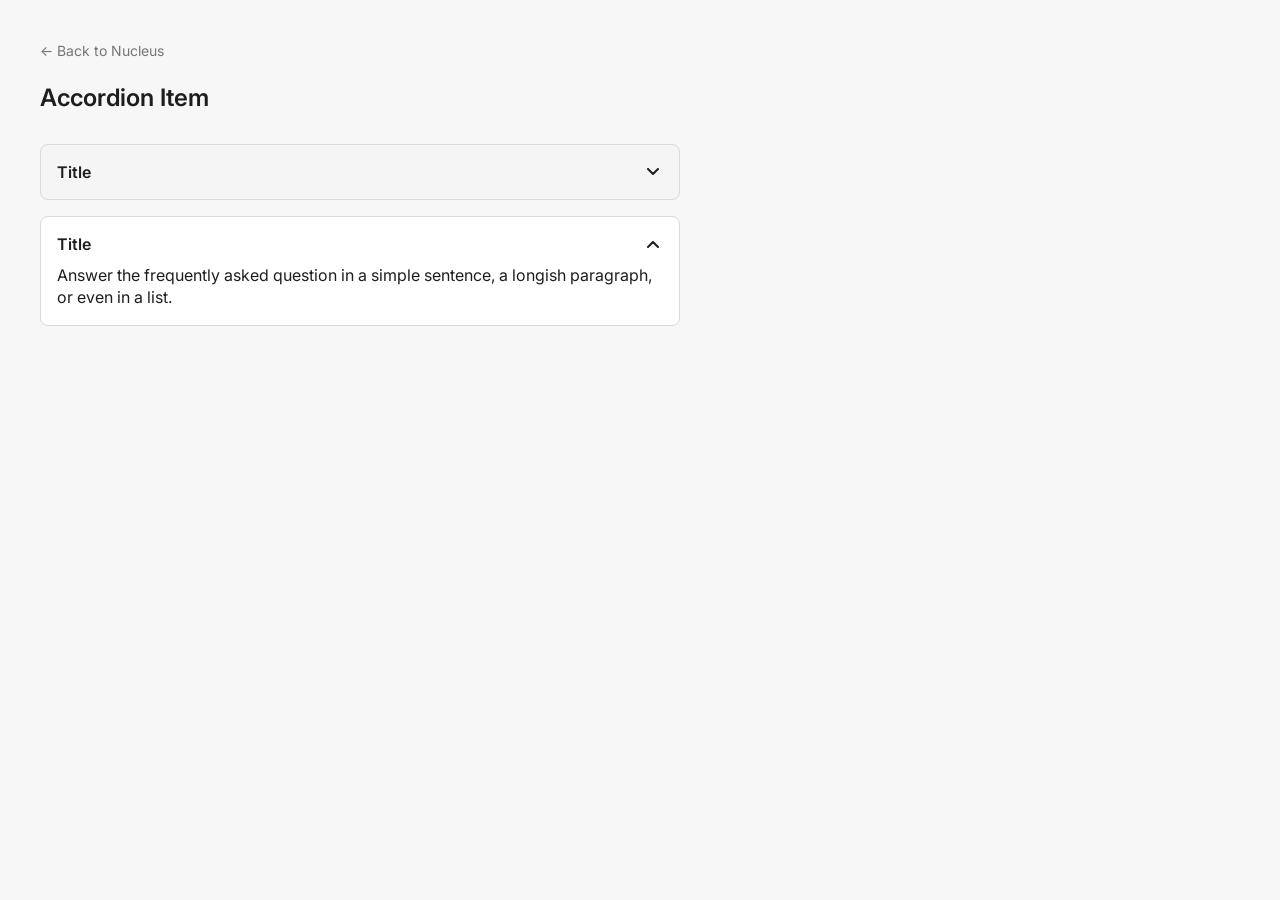
<file: components/accordion-item.html>
<!DOCTYPE html>
<html lang="en">
<head>
  <meta charset="UTF-8" />
  <meta name="viewport" content="width=device-width, initial-scale=1.0" />
  <title>Accordion Item – Nucleus</title>
  <link rel="preconnect" href="https://fonts.googleapis.com" />
  <link rel="preconnect" href="https://fonts.gstatic.com" crossorigin />
  <link href="https://fonts.googleapis.com/css2?family=Inter:wght@400;600&display=swap" rel="stylesheet" />
  <link rel="stylesheet" href="../tokens.css" />
  <style>
    *, *::before, *::after { box-sizing: border-box; margin: 0; padding: 0; }

    body {
      font-family: var(--sds-typography-body-font-family);
      background: #f7f7f7;
      padding: 40px;
    }

    .back { display: inline-block; margin-bottom: 24px; font-size: 14px; color: var(--sds-color-text-default-secondary); text-decoration: none; }
    .back:hover { color: var(--sds-color-text-default-default); }
    h1 { font-size: var(--sds-typography-heading-size-base); font-weight: var(--sds-typography-heading-font-weight); color: var(--sds-color-text-default-default); margin-bottom: 32px; }

    .demo {
      display: flex;
      flex-direction: column;
      gap: var(--sds-size-space-400);
      width: 640px;
    }

    .accordion-item {
      border: var(--sds-size-stroke-border) solid var(--sds-color-border-default-default);
      border-radius: var(--sds-size-radius-200);
      padding: var(--sds-size-padding-lg);
      cursor: pointer;
      user-select: none;
      width: 100%;
    }

    .accordion-item[data-state="collapsed"] {
      background: var(--sds-color-background-default-secondary);
      display: flex;
      align-items: center;
    }

    .accordion-item[data-state="expanded"] {
      background: var(--sds-color-background-default-default);
      display: flex;
      flex-direction: column;
      gap: var(--sds-size-space-200);
    }

    .accordion-item__header {
      display: flex;
      align-items: center;
      gap: var(--sds-size-space-200);
      width: 100%;
    }

    .accordion-item[data-state="collapsed"] .accordion-item__header { flex: 1 0 0; }

    .accordion-item__title {
      flex: 1 0 0;
      font-size: var(--sds-typography-body-size-medium);
      font-weight: var(--sds-typography-body-font-weight-strong);
      line-height: var(--sds-typography-body-line-height);
      color: var(--sds-color-text-default-default);
    }

    .accordion-item__chevron {
      width: 20px;
      height: 20px;
      flex-shrink: 0;
      display: flex;
      align-items: center;
      justify-content: center;
    }

    .accordion-item__chevron svg {
      width: 12px;
      height: 8px;
      stroke: var(--sds-color-icon-default-default);
      stroke-width: 2;
      fill: none;
      stroke-linecap: round;
      stroke-linejoin: round;
    }

    .accordion-item__content {
      font-size: var(--sds-typography-body-size-medium);
      font-weight: var(--sds-typography-body-font-weight-regular);
      line-height: var(--sds-typography-body-line-height);
      color: var(--sds-color-text-default-default);
      width: 100%;
    }
  </style>
</head>
<body>
  <a class="back" href="../index.html">← Back to Nucleus</a>
  <h1>Accordion Item</h1>

  <div class="demo">
    <!-- Collapsed state -->
    <div class="accordion-item" data-state="collapsed" role="button" aria-expanded="false" tabindex="0">
      <div class="accordion-item__header">
        <span class="accordion-item__title">Title</span>
        <div class="accordion-item__chevron" aria-hidden="true">
          <svg viewBox="0 0 12 8"><polyline points="1,1 6,6 11,1" /></svg>
        </div>
      </div>
    </div>

    <!-- Expanded state -->
    <div class="accordion-item" data-state="expanded" role="button" aria-expanded="true" tabindex="0">
      <div class="accordion-item__header">
        <span class="accordion-item__title">Title</span>
        <div class="accordion-item__chevron" aria-hidden="true">
          <svg viewBox="0 0 12 8"><polyline points="1,6 6,1 11,6" /></svg>
        </div>
      </div>
      <div class="accordion-item__content">
        Answer the frequently asked question in a simple sentence, a longish paragraph, or even in a list.
      </div>
    </div>
  </div>

  <script>
    document.querySelectorAll('.accordion-item').forEach((item) => {
      const toggle = () => {
        const isExpanded = item.dataset.state === 'expanded';
        item.dataset.state = isExpanded ? 'collapsed' : 'expanded';
        item.setAttribute('aria-expanded', String(!isExpanded));
        const chevron = item.querySelector('.accordion-item__chevron svg');
        let content = item.querySelector('.accordion-item__content');
        if (!isExpanded) {
          chevron.innerHTML = '<polyline points="1,6 6,1 11,6" />';
          if (!content) {
            content = document.createElement('div');
            content.className = 'accordion-item__content';
            content.textContent = 'Answer the frequently asked question in a simple sentence, a longish paragraph, or even in a list.';
            item.appendChild(content);
          }
        } else {
          chevron.innerHTML = '<polyline points="1,1 6,6 11,1" />';
          if (content) content.remove();
        }
      };
      item.addEventListener('click', toggle);
      item.addEventListener('keydown', (e) => {
        if (e.key === 'Enter' || e.key === ' ') { e.preventDefault(); toggle(); }
      });
    });
  </script>
</body>
</html>
</file>
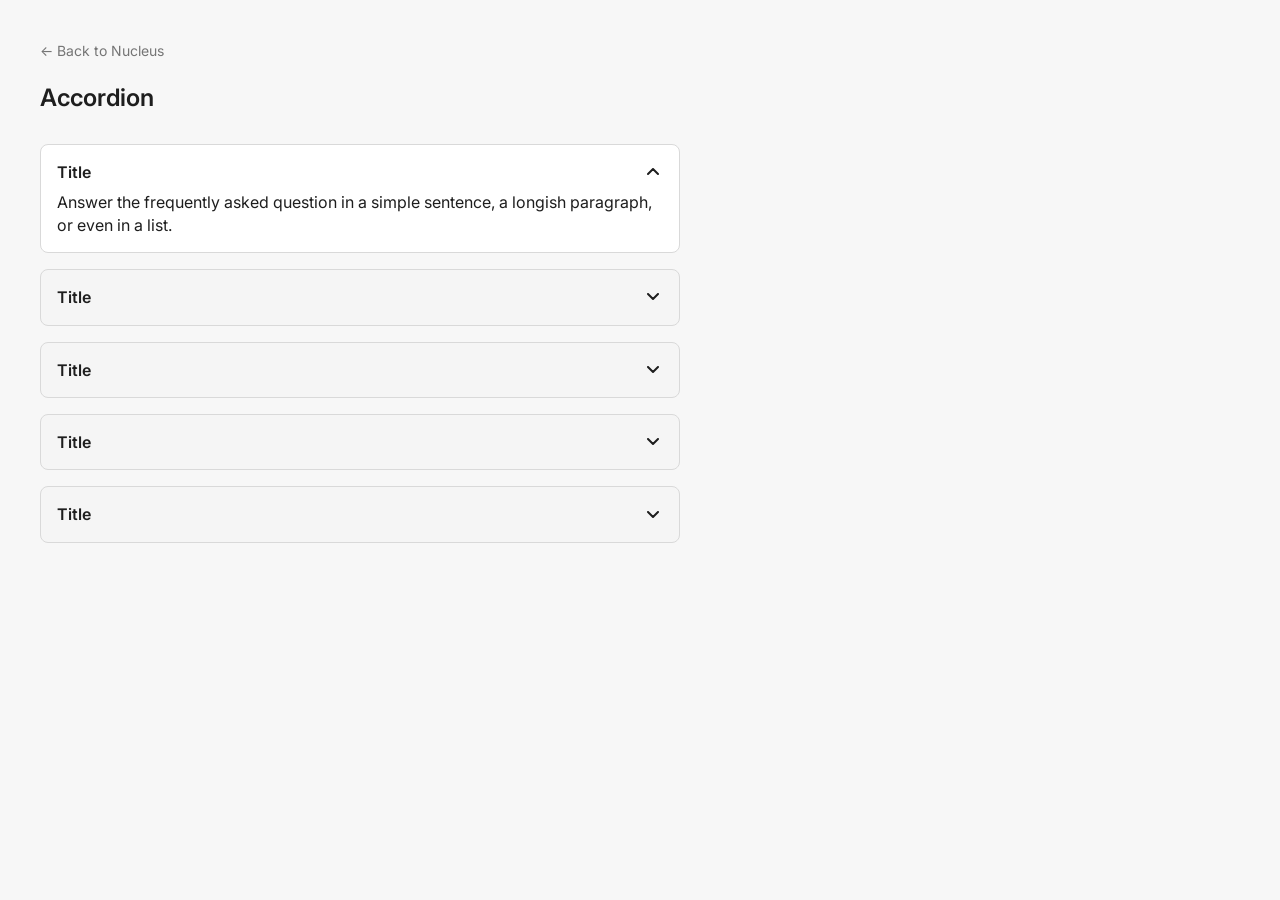
<file: components/accordion.html>
<!DOCTYPE html>
<html lang="en">
<head>
  <meta charset="UTF-8" />
  <meta name="viewport" content="width=device-width, initial-scale=1.0" />
  <title>Accordion – Nucleus</title>
  <link rel="preconnect" href="https://fonts.googleapis.com" />
  <link rel="preconnect" href="https://fonts.gstatic.com" crossorigin />
  <link href="https://fonts.googleapis.com/css2?family=Inter:wght@400;600&display=swap" rel="stylesheet" />
  <link rel="stylesheet" href="../tokens.css" />
  <style>
    *, *::before, *::after { box-sizing: border-box; margin: 0; padding: 0; }

    body {
      font-family: var(--sds-typography-body-font-family);
      background: #f7f7f7;
      padding: 40px;
    }

    .back { display: inline-block; margin-bottom: 24px; font-size: 14px; color: var(--sds-color-text-default-secondary); text-decoration: none; }
    .back:hover { color: var(--sds-color-text-default-default); }
    h1 { font-size: var(--sds-typography-heading-size-base); font-weight: var(--sds-typography-heading-font-weight); color: var(--sds-color-text-default-default); margin-bottom: 32px; }

    /* Accordion wrapper */
    .accordion {
      display: flex;
      flex-direction: column;
      gap: var(--sds-size-space-400);
      width: 640px;
    }

    /* Each accordion item */
    .accordion-item {
      border: var(--sds-size-stroke-border) solid var(--sds-color-border-default-default);
      border-radius: var(--sds-size-radius-200);
      padding: var(--sds-size-padding-lg);
      cursor: pointer;
      user-select: none;
    }

    .accordion-item.collapsed {
      background: var(--sds-color-background-default-secondary);
      display: flex;
      align-items: center;
    }

    .accordion-item.expanded {
      background: var(--sds-color-background-default-default);
      display: flex;
      flex-direction: column;
      gap: var(--sds-size-space-200);
    }

    .accordion-title {
      display: flex;
      align-items: center;
      gap: var(--sds-size-space-200);
      width: 100%;
    }

    .accordion-item.collapsed .accordion-title { flex: 1 0 0; }

    .accordion-title span {
      flex: 1 0 0;
      font-size: var(--sds-typography-body-size-medium);
      font-weight: var(--sds-typography-body-font-weight-strong);
      line-height: var(--sds-typography-body-line-height);
      color: var(--sds-color-text-default-default);
    }

    .chevron {
      width: 20px;
      height: 20px;
      flex-shrink: 0;
      display: flex;
      align-items: center;
      justify-content: center;
    }

    .chevron svg {
      width: 12px;
      height: 8px;
      stroke: var(--sds-color-icon-default-default);
      stroke-width: 2;
      fill: none;
      stroke-linecap: round;
      stroke-linejoin: round;
    }

    .accordion-content {
      font-size: var(--sds-typography-body-size-medium);
      font-weight: var(--sds-typography-body-font-weight-regular);
      line-height: var(--sds-typography-body-line-height);
      color: var(--sds-color-text-default-default);
      width: 100%;
    }
  </style>
</head>
<body>
  <a class="back" href="../index.html">← Back to Nucleus</a>
  <h1>Accordion</h1>

  <div class="accordion" id="accordion">
    <div class="accordion-item expanded" data-index="0">
      <div class="accordion-title">
        <span>Title</span>
        <div class="chevron">
          <svg viewBox="0 0 12 8" aria-hidden="true"><polyline points="1,6 6,1 11,6" /></svg>
        </div>
      </div>
      <div class="accordion-content">
        Answer the frequently asked question in a simple sentence, a longish paragraph, or even in a list.
      </div>
    </div>

    <div class="accordion-item collapsed" data-index="1">
      <div class="accordion-title">
        <span>Title</span>
        <div class="chevron">
          <svg viewBox="0 0 12 8" aria-hidden="true"><polyline points="1,1 6,6 11,1" /></svg>
        </div>
      </div>
    </div>

    <div class="accordion-item collapsed" data-index="2">
      <div class="accordion-title">
        <span>Title</span>
        <div class="chevron">
          <svg viewBox="0 0 12 8" aria-hidden="true"><polyline points="1,1 6,6 11,1" /></svg>
        </div>
      </div>
    </div>

    <div class="accordion-item collapsed" data-index="3">
      <div class="accordion-title">
        <span>Title</span>
        <div class="chevron">
          <svg viewBox="0 0 12 8" aria-hidden="true"><polyline points="1,1 6,6 11,1" /></svg>
        </div>
      </div>
    </div>

    <div class="accordion-item collapsed" data-index="4">
      <div class="accordion-title">
        <span>Title</span>
        <div class="chevron">
          <svg viewBox="0 0 12 8" aria-hidden="true"><polyline points="1,1 6,6 11,1" /></svg>
        </div>
      </div>
    </div>
  </div>

  <script>
    const items = document.querySelectorAll('.accordion-item');
    items.forEach((item) => {
      item.addEventListener('click', () => {
        const isExpanded = item.classList.contains('expanded');
        items.forEach((el) => {
          el.classList.remove('expanded');
          el.classList.add('collapsed');
          const content = el.querySelector('.accordion-content');
          if (content) content.remove();
          el.querySelector('.chevron svg').innerHTML = '<polyline points="1,1 6,6 11,1" />';
        });
        if (!isExpanded) {
          item.classList.remove('collapsed');
          item.classList.add('expanded');
          const content = document.createElement('div');
          content.className = 'accordion-content';
          content.textContent = 'Answer the frequently asked question in a simple sentence, a longish paragraph, or even in a list.';
          item.appendChild(content);
          item.querySelector('.chevron svg').innerHTML = '<polyline points="1,6 6,1 11,6" />';
        }
      });
    });
  </script>
</body>
</html>
</file>
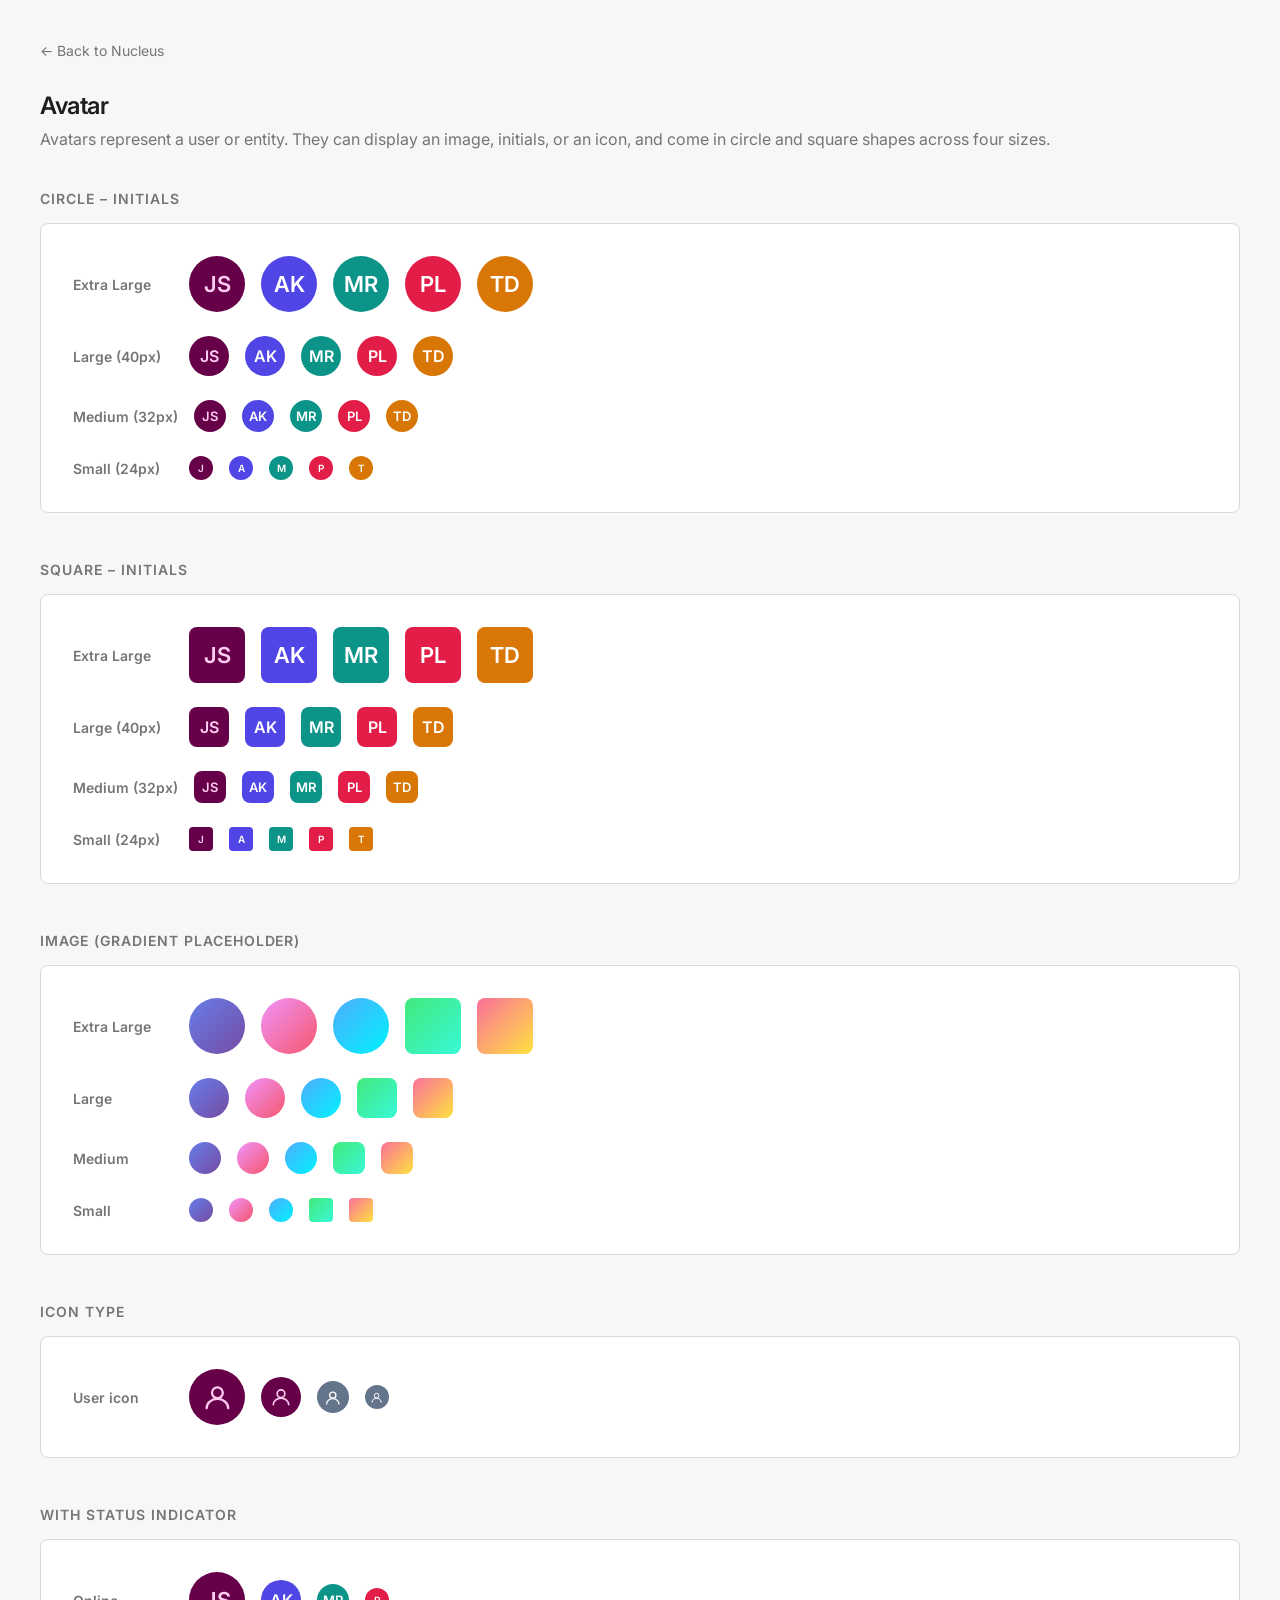
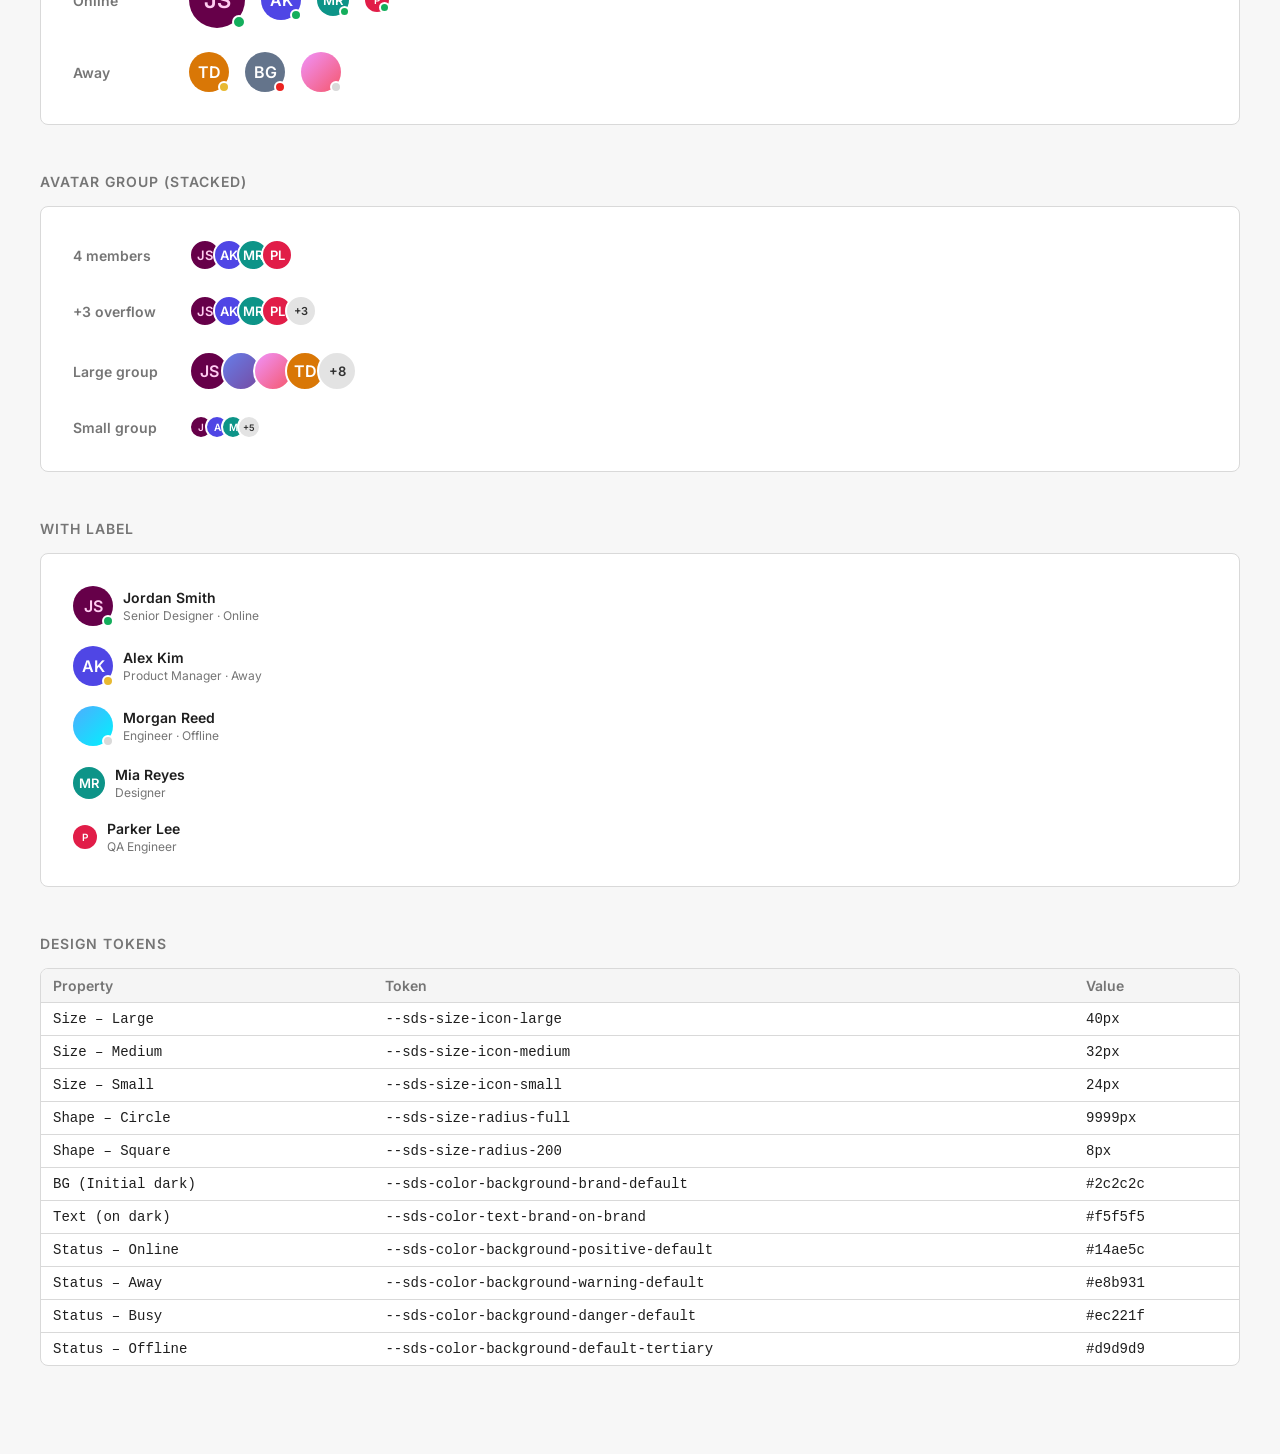
<file: components/avatar.html>
<!DOCTYPE html>
<html lang="en">
<head>
  <meta charset="UTF-8" />
  <meta name="viewport" content="width=device-width, initial-scale=1.0" />
  <title>Avatar – Nucleus</title>
  <link rel="preconnect" href="https://fonts.googleapis.com" />
  <link rel="preconnect" href="https://fonts.gstatic.com" crossorigin />
  <link href="https://fonts.googleapis.com/css2?family=Inter:wght@400;600&display=swap" rel="stylesheet" />
  <link rel="stylesheet" href="../tokens.css" />
  <style>
    *, *::before, *::after { box-sizing: border-box; margin: 0; padding: 0; }

    body {
      font-family: var(--sds-typography-body-font-family);
      background: #f7f7f7;
      color: var(--sds-color-text-default-default);
      padding: 40px;
    }

    .back-link {
      display: inline-flex;
      align-items: center;
      gap: 6px;
      font-size: var(--sds-typography-body-size-small);
      color: var(--sds-color-text-default-secondary);
      text-decoration: none;
      margin-bottom: 32px;
    }
    .back-link:hover { color: var(--sds-color-text-default-default); }

    h1 {
      font-size: var(--sds-typography-heading-size-base);
      font-weight: var(--sds-typography-heading-font-weight);
      letter-spacing: var(--sds-typography-heading-letter-spacing);
      margin-bottom: 8px;
    }

    .page-desc {
      font-size: var(--sds-typography-body-size-medium);
      color: var(--sds-color-text-default-secondary);
      margin-bottom: 40px;
      line-height: var(--sds-typography-body-line-height);
    }

    .section { margin-bottom: 48px; }

    h2 {
      font-size: var(--sds-typography-body-size-small);
      font-weight: var(--sds-typography-body-font-weight-strong);
      color: var(--sds-color-text-default-secondary);
      text-transform: uppercase;
      letter-spacing: 0.07em;
      margin-bottom: 16px;
    }

    .demo-card {
      background: var(--sds-color-background-default-default);
      border: var(--sds-size-stroke-border) solid var(--sds-color-border-default-default);
      border-radius: var(--sds-size-radius-200);
      padding: 32px;
    }

    .row {
      display: flex;
      align-items: center;
      gap: 16px;
      flex-wrap: wrap;
      margin-bottom: 24px;
    }
    .row:last-child { margin-bottom: 0; }

    .row-label {
      font-size: var(--sds-typography-body-size-small);
      color: var(--sds-color-text-default-secondary);
      font-weight: var(--sds-typography-body-font-weight-strong);
      min-width: 100px;
      flex-shrink: 0;
    }

    /* ══════════════════════════════════════════
       AVATAR BASE
    ══════════════════════════════════════════ */
    .avatar {
      display: inline-flex;
      align-items: center;
      justify-content: center;
      overflow: hidden;
      flex-shrink: 0;
      position: relative;
      font-weight: var(--sds-typography-body-font-weight-strong);
      line-height: 1;
      user-select: none;
    }

    /* ── Sizes ── */
    .avatar--xl {
      width: 56px;
      height: 56px;
      font-size: 22px;
    }

    .avatar--lg {
      width: var(--sds-size-icon-large);   /* 40px */
      height: var(--sds-size-icon-large);
      font-size: 16px;
    }

    .avatar--md {
      width: var(--sds-size-icon-medium);  /* 32px */
      height: var(--sds-size-icon-medium);
      font-size: 13px;
    }

    .avatar--sm {
      width: var(--sds-size-icon-small);   /* 24px */
      height: var(--sds-size-icon-small);
      font-size: 10px;
    }

    /* ── Shapes ── */
    .avatar--circle { border-radius: var(--sds-size-radius-full); }
    .avatar--square { border-radius: var(--sds-size-radius-200); }
    .avatar--square.avatar--sm { border-radius: var(--sds-size-radius-100); }

    /* ── Image type ── */
    .avatar--image img {
      width: 100%;
      height: 100%;
      object-fit: cover;
      display: block;
    }

    /* ── Initial type ── */
    .avatar--initial {
      background: var(--sds-color-background-brand-default);
      color: var(--sds-color-text-brand-on-brand);
    }

    /* ── Color variants for initials ── */
    .avatar--slate   { background: #64748b; color: #fff; }
    .avatar--indigo  { background: #4f46e5; color: #fff; }
    .avatar--teal    { background: #0d9488; color: #fff; }
    .avatar--rose    { background: #e11d48; color: #fff; }
    .avatar--amber   { background: #d97706; color: #fff; }
    .avatar--dark    { background: var(--sds-color-background-brand-default); color: var(--sds-color-text-brand-on-brand); }

    /* ── Image gradient placeholder ── */
    .avatar--gradient-a { background: linear-gradient(135deg, #667eea 0%, #764ba2 100%); color: #fff; }
    .avatar--gradient-b { background: linear-gradient(135deg, #f093fb 0%, #f5576c 100%); color: #fff; }
    .avatar--gradient-c { background: linear-gradient(135deg, #4facfe 0%, #00f2fe 100%); color: #fff; }
    .avatar--gradient-d { background: linear-gradient(135deg, #43e97b 0%, #38f9d7 100%); color: #1e1e1e; }
    .avatar--gradient-e { background: linear-gradient(135deg, #fa709a 0%, #fee140 100%); color: #1e1e1e; }

    /* Icon in avatar */
    .avatar--icon svg {
      width: 55%;
      height: 55%;
      flex-shrink: 0;
    }

    /* ── Online indicator ── */
    .avatar-wrapper {
      position: relative;
      display: inline-flex;
    }

    .avatar-status {
      position: absolute;
      bottom: -1px;
      right: -1px;
      width: 11px;
      height: 11px;
      border-radius: 50%;
      border: 2px solid var(--sds-color-background-default-default);
    }

    .avatar--lg + .avatar-status,
    .avatar-wrapper .avatar--lg ~ .avatar-status {
      width: 12px;
      height: 12px;
    }

    .avatar--xl + .avatar-status,
    .avatar-wrapper .avatar--xl ~ .avatar-status {
      width: 14px;
      height: 14px;
    }

    .avatar-status--online  { background: var(--sds-color-background-positive-default); }
    .avatar-status--offline { background: var(--sds-color-background-default-tertiary); }
    .avatar-status--away    { background: var(--sds-color-background-warning-default); }
    .avatar-status--busy    { background: var(--sds-color-background-danger-default); }

    /* ── Avatar group (stacked) ── */
    .avatar-group {
      display: inline-flex;
      align-items: center;
    }

    .avatar-group .avatar {
      border: 2px solid var(--sds-color-background-default-default);
      margin-left: -8px;
      transition: transform 0.15s ease;
    }
    .avatar-group .avatar:first-child { margin-left: 0; }
    .avatar-group .avatar:hover { transform: translateY(-2px); z-index: 1; }

    .avatar-group__overflow {
      display: inline-flex;
      align-items: center;
      justify-content: center;
      border-radius: var(--sds-size-radius-full);
      background: var(--sds-color-background-neutral-tertiary);
      color: var(--sds-color-text-neutral-default);
      border: 2px solid var(--sds-color-background-default-default);
      margin-left: -8px;
      font-size: 11px;
      font-weight: 600;
    }

    /* ── Avatar with label ── */
    .avatar-item {
      display: flex;
      align-items: center;
      gap: 10px;
    }

    .avatar-item__info {
      display: flex;
      flex-direction: column;
      gap: 2px;
    }

    .avatar-item__name {
      font-size: var(--sds-typography-body-size-small);
      font-weight: var(--sds-typography-body-font-weight-strong);
      color: var(--sds-color-text-default-default);
    }

    .avatar-item__role {
      font-size: 12px;
      color: var(--sds-color-text-default-secondary);
    }

    /* Token table */
    .token-table {
      width: 100%;
      border-collapse: collapse;
      font-size: var(--sds-typography-body-size-small);
    }
    .token-table th {
      text-align: left;
      padding: 8px 12px;
      background: var(--sds-color-background-default-secondary);
      font-weight: var(--sds-typography-body-font-weight-strong);
      color: var(--sds-color-text-default-secondary);
      border-bottom: 1px solid var(--sds-color-border-default-default);
    }
    .token-table td {
      padding: 8px 12px;
      border-bottom: 1px solid var(--sds-color-border-default-default);
      color: var(--sds-color-text-default-default);
      font-family: 'Courier New', monospace;
    }
    .token-table tr:last-child td { border-bottom: none; }
  </style>
</head>
<body>

  <a href="../index.html" class="back-link">← Back to Nucleus</a>

  <h1>Avatar</h1>
  <p class="page-desc">Avatars represent a user or entity. They can display an image, initials, or an icon, and come in circle and square shapes across four sizes.</p>

  <!-- CIRCLE SHAPE -->
  <div class="section">
    <h2>Circle – Initials</h2>
    <div class="demo-card">
      <div class="row">
        <span class="row-label">Extra Large</span>
        <span class="avatar avatar--xl avatar--circle avatar--dark">JS</span>
        <span class="avatar avatar--xl avatar--circle avatar--indigo">AK</span>
        <span class="avatar avatar--xl avatar--circle avatar--teal">MR</span>
        <span class="avatar avatar--xl avatar--circle avatar--rose">PL</span>
        <span class="avatar avatar--xl avatar--circle avatar--amber">TD</span>
      </div>
      <div class="row">
        <span class="row-label">Large (40px)</span>
        <span class="avatar avatar--lg avatar--circle avatar--dark">JS</span>
        <span class="avatar avatar--lg avatar--circle avatar--indigo">AK</span>
        <span class="avatar avatar--lg avatar--circle avatar--teal">MR</span>
        <span class="avatar avatar--lg avatar--circle avatar--rose">PL</span>
        <span class="avatar avatar--lg avatar--circle avatar--amber">TD</span>
      </div>
      <div class="row">
        <span class="row-label">Medium (32px)</span>
        <span class="avatar avatar--md avatar--circle avatar--dark">JS</span>
        <span class="avatar avatar--md avatar--circle avatar--indigo">AK</span>
        <span class="avatar avatar--md avatar--circle avatar--teal">MR</span>
        <span class="avatar avatar--md avatar--circle avatar--rose">PL</span>
        <span class="avatar avatar--md avatar--circle avatar--amber">TD</span>
      </div>
      <div class="row">
        <span class="row-label">Small (24px)</span>
        <span class="avatar avatar--sm avatar--circle avatar--dark">J</span>
        <span class="avatar avatar--sm avatar--circle avatar--indigo">A</span>
        <span class="avatar avatar--sm avatar--circle avatar--teal">M</span>
        <span class="avatar avatar--sm avatar--circle avatar--rose">P</span>
        <span class="avatar avatar--sm avatar--circle avatar--amber">T</span>
      </div>
    </div>
  </div>

  <!-- SQUARE SHAPE -->
  <div class="section">
    <h2>Square – Initials</h2>
    <div class="demo-card">
      <div class="row">
        <span class="row-label">Extra Large</span>
        <span class="avatar avatar--xl avatar--square avatar--dark">JS</span>
        <span class="avatar avatar--xl avatar--square avatar--indigo">AK</span>
        <span class="avatar avatar--xl avatar--square avatar--teal">MR</span>
        <span class="avatar avatar--xl avatar--square avatar--rose">PL</span>
        <span class="avatar avatar--xl avatar--square avatar--amber">TD</span>
      </div>
      <div class="row">
        <span class="row-label">Large (40px)</span>
        <span class="avatar avatar--lg avatar--square avatar--dark">JS</span>
        <span class="avatar avatar--lg avatar--square avatar--indigo">AK</span>
        <span class="avatar avatar--lg avatar--square avatar--teal">MR</span>
        <span class="avatar avatar--lg avatar--square avatar--rose">PL</span>
        <span class="avatar avatar--lg avatar--square avatar--amber">TD</span>
      </div>
      <div class="row">
        <span class="row-label">Medium (32px)</span>
        <span class="avatar avatar--md avatar--square avatar--dark">JS</span>
        <span class="avatar avatar--md avatar--square avatar--indigo">AK</span>
        <span class="avatar avatar--md avatar--square avatar--teal">MR</span>
        <span class="avatar avatar--md avatar--square avatar--rose">PL</span>
        <span class="avatar avatar--md avatar--square avatar--amber">TD</span>
      </div>
      <div class="row">
        <span class="row-label">Small (24px)</span>
        <span class="avatar avatar--sm avatar--square avatar--dark">J</span>
        <span class="avatar avatar--sm avatar--square avatar--indigo">A</span>
        <span class="avatar avatar--sm avatar--square avatar--teal">M</span>
        <span class="avatar avatar--sm avatar--square avatar--rose">P</span>
        <span class="avatar avatar--sm avatar--square avatar--amber">T</span>
      </div>
    </div>
  </div>

  <!-- IMAGE TYPE -->
  <div class="section">
    <h2>Image (gradient placeholder)</h2>
    <div class="demo-card">
      <div class="row">
        <span class="row-label">Extra Large</span>
        <span class="avatar avatar--xl avatar--circle avatar--image avatar--gradient-a" aria-label="User avatar"></span>
        <span class="avatar avatar--xl avatar--circle avatar--image avatar--gradient-b" aria-label="User avatar"></span>
        <span class="avatar avatar--xl avatar--circle avatar--image avatar--gradient-c" aria-label="User avatar"></span>
        <span class="avatar avatar--xl avatar--square avatar--image avatar--gradient-d" aria-label="User avatar"></span>
        <span class="avatar avatar--xl avatar--square avatar--image avatar--gradient-e" aria-label="User avatar"></span>
      </div>
      <div class="row">
        <span class="row-label">Large</span>
        <span class="avatar avatar--lg avatar--circle avatar--image avatar--gradient-a" aria-label="User avatar"></span>
        <span class="avatar avatar--lg avatar--circle avatar--image avatar--gradient-b" aria-label="User avatar"></span>
        <span class="avatar avatar--lg avatar--circle avatar--image avatar--gradient-c" aria-label="User avatar"></span>
        <span class="avatar avatar--lg avatar--square avatar--image avatar--gradient-d" aria-label="User avatar"></span>
        <span class="avatar avatar--lg avatar--square avatar--image avatar--gradient-e" aria-label="User avatar"></span>
      </div>
      <div class="row">
        <span class="row-label">Medium</span>
        <span class="avatar avatar--md avatar--circle avatar--image avatar--gradient-a" aria-label="User avatar"></span>
        <span class="avatar avatar--md avatar--circle avatar--image avatar--gradient-b" aria-label="User avatar"></span>
        <span class="avatar avatar--md avatar--circle avatar--image avatar--gradient-c" aria-label="User avatar"></span>
        <span class="avatar avatar--md avatar--square avatar--image avatar--gradient-d" aria-label="User avatar"></span>
        <span class="avatar avatar--md avatar--square avatar--image avatar--gradient-e" aria-label="User avatar"></span>
      </div>
      <div class="row">
        <span class="row-label">Small</span>
        <span class="avatar avatar--sm avatar--circle avatar--image avatar--gradient-a" aria-label="User avatar"></span>
        <span class="avatar avatar--sm avatar--circle avatar--image avatar--gradient-b" aria-label="User avatar"></span>
        <span class="avatar avatar--sm avatar--circle avatar--image avatar--gradient-c" aria-label="User avatar"></span>
        <span class="avatar avatar--sm avatar--square avatar--image avatar--gradient-d" aria-label="User avatar"></span>
        <span class="avatar avatar--sm avatar--square avatar--image avatar--gradient-e" aria-label="User avatar"></span>
      </div>
    </div>
  </div>

  <!-- ICON TYPE -->
  <div class="section">
    <h2>Icon Type</h2>
    <div class="demo-card">
      <div class="row">
        <span class="row-label">User icon</span>
        <span class="avatar avatar--xl avatar--circle avatar--icon avatar--dark" aria-label="User">
          <svg viewBox="0 0 20 20" fill="none" xmlns="http://www.w3.org/2000/svg" aria-hidden="true">
            <circle cx="10" cy="7" r="3.5" stroke="currentColor" stroke-width="1.5"/>
            <path d="M3 17c0-3.314 3.134-6 7-6s7 2.686 7 6" stroke="currentColor" stroke-width="1.5" stroke-linecap="round"/>
          </svg>
        </span>
        <span class="avatar avatar--lg avatar--circle avatar--icon avatar--dark" aria-label="User">
          <svg viewBox="0 0 20 20" fill="none" xmlns="http://www.w3.org/2000/svg" aria-hidden="true">
            <circle cx="10" cy="7" r="3.5" stroke="currentColor" stroke-width="1.5"/>
            <path d="M3 17c0-3.314 3.134-6 7-6s7 2.686 7 6" stroke="currentColor" stroke-width="1.5" stroke-linecap="round"/>
          </svg>
        </span>
        <span class="avatar avatar--md avatar--circle avatar--icon avatar--slate" aria-label="User">
          <svg viewBox="0 0 20 20" fill="none" xmlns="http://www.w3.org/2000/svg" aria-hidden="true">
            <circle cx="10" cy="7" r="3.5" stroke="currentColor" stroke-width="1.5"/>
            <path d="M3 17c0-3.314 3.134-6 7-6s7 2.686 7 6" stroke="currentColor" stroke-width="1.5" stroke-linecap="round"/>
          </svg>
        </span>
        <span class="avatar avatar--sm avatar--circle avatar--icon avatar--slate" aria-label="User">
          <svg viewBox="0 0 20 20" fill="none" xmlns="http://www.w3.org/2000/svg" aria-hidden="true">
            <circle cx="10" cy="7" r="3.5" stroke="currentColor" stroke-width="1.5"/>
            <path d="M3 17c0-3.314 3.134-6 7-6s7 2.686 7 6" stroke="currentColor" stroke-width="1.5" stroke-linecap="round"/>
          </svg>
        </span>
      </div>
    </div>
  </div>

  <!-- WITH STATUS -->
  <div class="section">
    <h2>With Status Indicator</h2>
    <div class="demo-card">
      <div class="row">
        <span class="row-label">Online</span>
        <span class="avatar-wrapper">
          <span class="avatar avatar--xl avatar--circle avatar--dark">JS</span>
          <span class="avatar-status avatar-status--online" title="Online"></span>
        </span>
        <span class="avatar-wrapper">
          <span class="avatar avatar--lg avatar--circle avatar--indigo">AK</span>
          <span class="avatar-status avatar-status--online" title="Online"></span>
        </span>
        <span class="avatar-wrapper">
          <span class="avatar avatar--md avatar--circle avatar--teal">MR</span>
          <span class="avatar-status avatar-status--online" title="Online"></span>
        </span>
        <span class="avatar-wrapper">
          <span class="avatar avatar--sm avatar--circle avatar--rose">P</span>
          <span class="avatar-status avatar-status--online" title="Online"></span>
        </span>
      </div>
      <div class="row">
        <span class="row-label">Away</span>
        <span class="avatar-wrapper">
          <span class="avatar avatar--lg avatar--circle avatar--amber">TD</span>
          <span class="avatar-status avatar-status--away" title="Away"></span>
        </span>
        <span class="avatar-wrapper">
          <span class="avatar avatar--lg avatar--circle avatar--slate">BG</span>
          <span class="avatar-status avatar-status--busy" title="Busy"></span>
        </span>
        <span class="avatar-wrapper">
          <span class="avatar avatar--lg avatar--circle avatar--image avatar--gradient-b"></span>
          <span class="avatar-status avatar-status--offline" title="Offline"></span>
        </span>
      </div>
    </div>
  </div>

  <!-- AVATAR GROUP -->
  <div class="section">
    <h2>Avatar Group (Stacked)</h2>
    <div class="demo-card">
      <div class="row">
        <span class="row-label">4 members</span>
        <div class="avatar-group">
          <span class="avatar avatar--md avatar--circle avatar--dark">JS</span>
          <span class="avatar avatar--md avatar--circle avatar--indigo">AK</span>
          <span class="avatar avatar--md avatar--circle avatar--teal">MR</span>
          <span class="avatar avatar--md avatar--circle avatar--rose">PL</span>
        </div>
      </div>
      <div class="row">
        <span class="row-label">+3 overflow</span>
        <div class="avatar-group">
          <span class="avatar avatar--md avatar--circle avatar--dark">JS</span>
          <span class="avatar avatar--md avatar--circle avatar--indigo">AK</span>
          <span class="avatar avatar--md avatar--circle avatar--teal">MR</span>
          <span class="avatar avatar--md avatar--circle avatar--rose">PL</span>
          <span class="avatar avatar--md avatar--circle avatar-group__overflow">+3</span>
        </div>
      </div>
      <div class="row">
        <span class="row-label">Large group</span>
        <div class="avatar-group">
          <span class="avatar avatar--lg avatar--circle avatar--dark">JS</span>
          <span class="avatar avatar--lg avatar--circle avatar--gradient-a"></span>
          <span class="avatar avatar--lg avatar--circle avatar--gradient-b"></span>
          <span class="avatar avatar--lg avatar--circle avatar--amber">TD</span>
          <span class="avatar avatar--lg avatar--circle avatar-group__overflow" style="width:40px;height:40px;font-size:13px;">+8</span>
        </div>
      </div>
      <div class="row">
        <span class="row-label">Small group</span>
        <div class="avatar-group">
          <span class="avatar avatar--sm avatar--circle avatar--dark">J</span>
          <span class="avatar avatar--sm avatar--circle avatar--indigo">A</span>
          <span class="avatar avatar--sm avatar--circle avatar--teal">M</span>
          <span class="avatar avatar--sm avatar--circle avatar-group__overflow" style="width:24px;height:24px;font-size:9px;">+5</span>
        </div>
      </div>
    </div>
  </div>

  <!-- WITH LABEL -->
  <div class="section">
    <h2>With Label</h2>
    <div class="demo-card">
      <div style="display: flex; flex-direction: column; gap: 20px;">
        <div class="avatar-item">
          <div class="avatar-wrapper">
            <span class="avatar avatar--lg avatar--circle avatar--dark">JS</span>
            <span class="avatar-status avatar-status--online"></span>
          </div>
          <div class="avatar-item__info">
            <span class="avatar-item__name">Jordan Smith</span>
            <span class="avatar-item__role">Senior Designer · Online</span>
          </div>
        </div>
        <div class="avatar-item">
          <div class="avatar-wrapper">
            <span class="avatar avatar--lg avatar--circle avatar--indigo">AK</span>
            <span class="avatar-status avatar-status--away"></span>
          </div>
          <div class="avatar-item__info">
            <span class="avatar-item__name">Alex Kim</span>
            <span class="avatar-item__role">Product Manager · Away</span>
          </div>
        </div>
        <div class="avatar-item">
          <div class="avatar-wrapper">
            <span class="avatar avatar--lg avatar--circle avatar--gradient-c"></span>
            <span class="avatar-status avatar-status--offline"></span>
          </div>
          <div class="avatar-item__info">
            <span class="avatar-item__name">Morgan Reed</span>
            <span class="avatar-item__role">Engineer · Offline</span>
          </div>
        </div>
        <div class="avatar-item">
          <span class="avatar avatar--md avatar--circle avatar--teal">MR</span>
          <div class="avatar-item__info">
            <span class="avatar-item__name">Mia Reyes</span>
            <span class="avatar-item__role">Designer</span>
          </div>
        </div>
        <div class="avatar-item">
          <span class="avatar avatar--sm avatar--circle avatar--rose">P</span>
          <div class="avatar-item__info">
            <span class="avatar-item__name">Parker Lee</span>
            <span class="avatar-item__role">QA Engineer</span>
          </div>
        </div>
      </div>
    </div>
  </div>

  <!-- DESIGN TOKENS -->
  <div class="section">
    <h2>Design Tokens</h2>
    <div class="demo-card" style="padding: 0; overflow: hidden;">
      <table class="token-table">
        <thead>
          <tr>
            <th>Property</th>
            <th>Token</th>
            <th>Value</th>
          </tr>
        </thead>
        <tbody>
          <tr><td>Size – Large</td><td>--sds-size-icon-large</td><td>40px</td></tr>
          <tr><td>Size – Medium</td><td>--sds-size-icon-medium</td><td>32px</td></tr>
          <tr><td>Size – Small</td><td>--sds-size-icon-small</td><td>24px</td></tr>
          <tr><td>Shape – Circle</td><td>--sds-size-radius-full</td><td>9999px</td></tr>
          <tr><td>Shape – Square</td><td>--sds-size-radius-200</td><td>8px</td></tr>
          <tr><td>BG (Initial dark)</td><td>--sds-color-background-brand-default</td><td>#2c2c2c</td></tr>
          <tr><td>Text (on dark)</td><td>--sds-color-text-brand-on-brand</td><td>#f5f5f5</td></tr>
          <tr><td>Status – Online</td><td>--sds-color-background-positive-default</td><td>#14ae5c</td></tr>
          <tr><td>Status – Away</td><td>--sds-color-background-warning-default</td><td>#e8b931</td></tr>
          <tr><td>Status – Busy</td><td>--sds-color-background-danger-default</td><td>#ec221f</td></tr>
          <tr><td>Status – Offline</td><td>--sds-color-background-default-tertiary</td><td>#d9d9d9</td></tr>
        </tbody>
      </table>
    </div>
  </div>

</body>
</html>
</file>
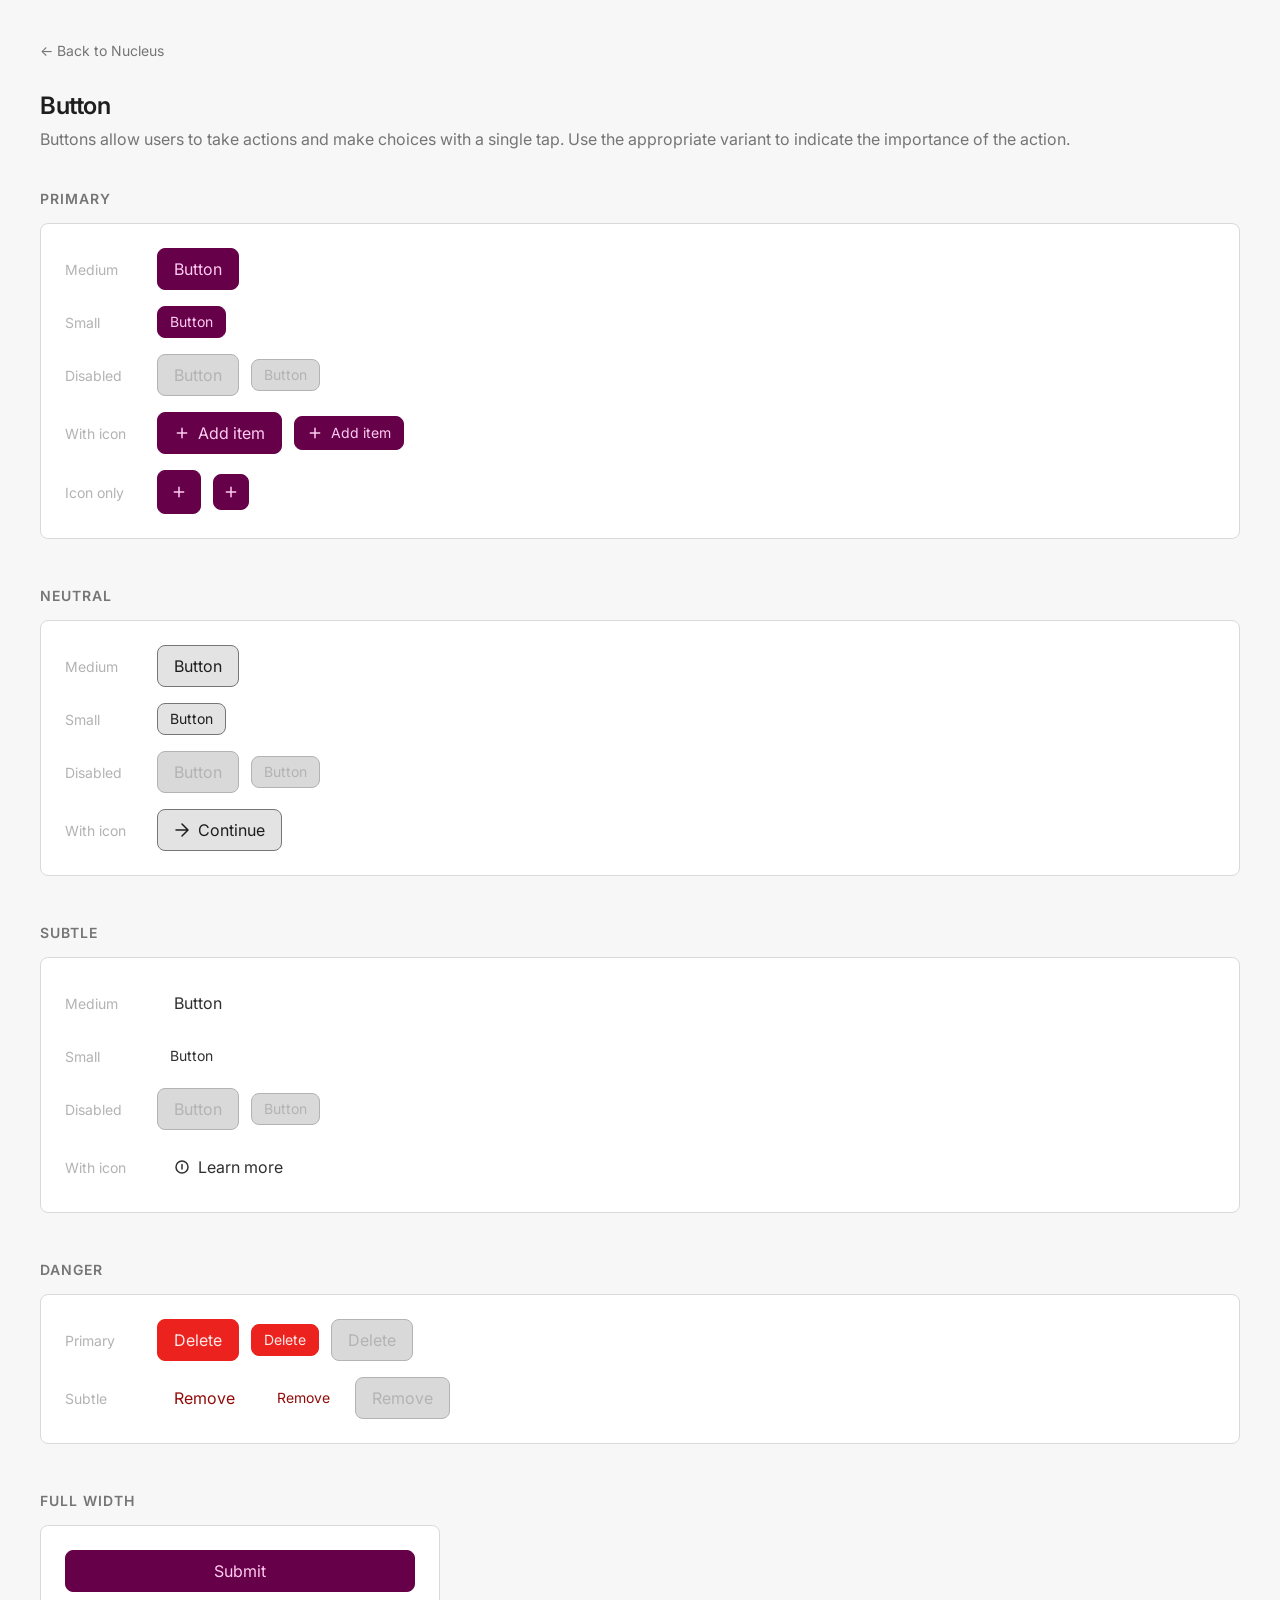
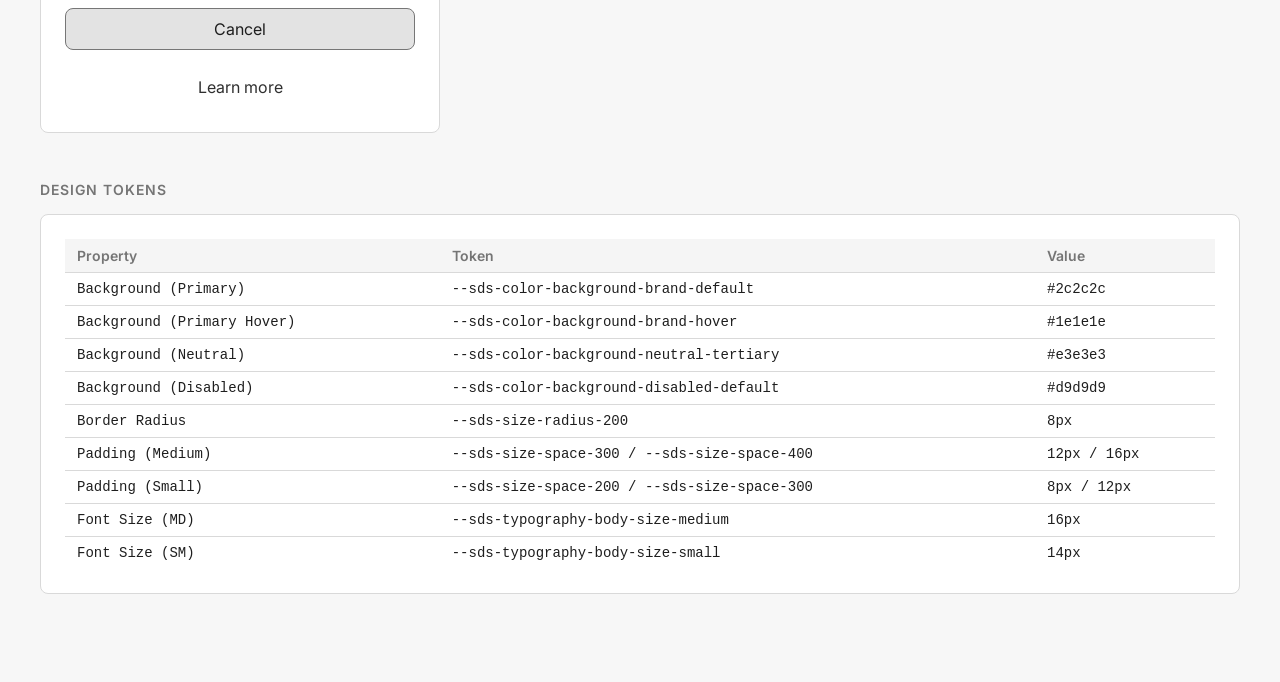
<file: components/button.html>
<!DOCTYPE html>
<html lang="en">
<head>
  <meta charset="UTF-8" />
  <meta name="viewport" content="width=device-width, initial-scale=1.0" />
  <title>Button – Nucleus</title>
  <link rel="preconnect" href="https://fonts.googleapis.com" />
  <link rel="preconnect" href="https://fonts.gstatic.com" crossorigin />
  <link href="https://fonts.googleapis.com/css2?family=Inter:wght@400;600&display=swap" rel="stylesheet" />
  <link rel="stylesheet" href="../tokens.css" />
  <style>
    *, *::before, *::after { box-sizing: border-box; margin: 0; padding: 0; }

    body {
      font-family: var(--sds-typography-body-font-family);
      background: #f7f7f7;
      color: var(--sds-color-text-default-default);
      padding: 40px;
    }

    .back-link {
      display: inline-flex;
      align-items: center;
      gap: 6px;
      font-size: var(--sds-typography-body-size-small);
      color: var(--sds-color-text-default-secondary);
      text-decoration: none;
      margin-bottom: 32px;
    }
    .back-link:hover { color: var(--sds-color-text-default-default); }

    h1 {
      font-size: var(--sds-typography-heading-size-base);
      font-weight: var(--sds-typography-heading-font-weight);
      letter-spacing: var(--sds-typography-heading-letter-spacing);
      margin-bottom: 8px;
    }

    .page-desc {
      font-size: var(--sds-typography-body-size-medium);
      color: var(--sds-color-text-default-secondary);
      margin-bottom: 40px;
      line-height: var(--sds-typography-body-line-height);
    }

    .section { margin-bottom: 48px; }

    h2 {
      font-size: var(--sds-typography-body-size-small);
      font-weight: var(--sds-typography-body-font-weight-strong);
      color: var(--sds-color-text-default-secondary);
      text-transform: uppercase;
      letter-spacing: 0.07em;
      margin-bottom: 16px;
    }

    .row {
      display: flex;
      align-items: center;
      gap: 12px;
      flex-wrap: wrap;
    }

    .row-label {
      font-size: var(--sds-typography-body-size-small);
      color: var(--sds-color-text-default-tertiary);
      width: 80px;
      flex-shrink: 0;
    }

    .variant-grid {
      display: flex;
      flex-direction: column;
      gap: 16px;
    }

    /* ── Base button ── */
    .btn {
      display: inline-flex;
      align-items: center;
      justify-content: center;
      gap: var(--sds-size-space-200);
      border-radius: var(--sds-size-radius-200);
      border: var(--sds-size-stroke-border) solid transparent;
      font-family: var(--sds-typography-body-font-family);
      font-size: var(--sds-typography-body-size-medium);
      font-weight: var(--sds-typography-body-font-weight-regular);
      line-height: 1;
      cursor: pointer;
      white-space: nowrap;
      transition: background 0.15s ease, border-color 0.15s ease, color 0.15s ease;
      text-decoration: none;
      outline: none;
    }

    .btn:focus-visible {
      outline: 2px solid var(--sds-color-border-brand-default);
      outline-offset: 2px;
    }

    /* Sizes */
    .btn--md { padding: var(--sds-size-space-300) var(--sds-size-space-400); }
    .btn--sm { padding: var(--sds-size-space-200) var(--sds-size-space-300); font-size: var(--sds-typography-body-size-small); }

    /* ── Primary ── */
    .btn--primary {
      background: var(--sds-color-background-brand-default);
      border-color: var(--sds-color-border-brand-default);
      color: var(--sds-color-text-brand-on-brand);
    }
    .btn--primary:not(:disabled):not([aria-disabled="true"]):hover {
      background: var(--sds-color-background-brand-hover);
      border-color: var(--sds-color-background-brand-hover);
    }

    /* ── Neutral ── */
    .btn--neutral {
      background: var(--sds-color-background-neutral-tertiary);
      border-color: var(--sds-color-border-neutral-secondary);
      color: var(--sds-color-text-default-default);
    }
    .btn--neutral:not(:disabled):not([aria-disabled="true"]):hover {
      background: var(--sds-color-background-neutral-tertiary-hover);
    }

    /* ── Subtle ── */
    .btn--subtle {
      background: transparent;
      border-color: transparent;
      color: var(--sds-color-text-neutral-default);
    }
    .btn--subtle:not(:disabled):not([aria-disabled="true"]):hover {
      background: var(--sds-color-background-default-secondary);
      border-color: var(--sds-color-border-default-default);
    }

    /* ── Danger ── */
    .btn--danger {
      background: var(--sds-color-background-danger-default);
      border-color: var(--sds-color-background-danger-default);
      color: var(--sds-color-text-danger-on-danger);
    }
    .btn--danger:not(:disabled):not([aria-disabled="true"]):hover {
      background: var(--sds-color-background-danger-hover);
      border-color: var(--sds-color-background-danger-hover);
    }

    /* ── Danger Subtle ── */
    .btn--danger-subtle {
      background: transparent;
      border-color: transparent;
      color: var(--sds-color-text-danger-default);
    }
    .btn--danger-subtle:not(:disabled):not([aria-disabled="true"]):hover {
      background: var(--sds-color-background-danger-tertiary);
      border-color: var(--sds-color-border-danger-default);
    }

    /* ── Disabled ── */
    .btn:disabled,
    .btn[aria-disabled="true"] {
      background: var(--sds-color-background-disabled-default) !important;
      border-color: var(--sds-color-border-disabled-default) !important;
      color: var(--sds-color-text-disabled-on-disabled) !important;
      cursor: not-allowed;
      pointer-events: none;
    }

    /* ── With icon ── */
    .btn svg {
      width: 16px;
      height: 16px;
      flex-shrink: 0;
    }

    /* ── Icon-only ── */
    .btn--icon-only.btn--md {
      padding: var(--sds-size-space-300);
      width: 44px;
      height: 44px;
    }
    .btn--icon-only.btn--sm {
      padding: var(--sds-size-space-200);
      width: 36px;
      height: 36px;
    }

    /* ── Full width ── */
    .btn--full { width: 100%; }

    /* Demo card */
    .demo-card {
      background: var(--sds-color-background-default-default);
      border: var(--sds-size-stroke-border) solid var(--sds-color-border-default-default);
      border-radius: var(--sds-size-radius-200);
      padding: 24px;
    }

    .divider {
      border: none;
      border-top: 1px solid var(--sds-color-border-default-default);
      margin: 32px 0;
    }

    .token-table {
      width: 100%;
      border-collapse: collapse;
      font-size: var(--sds-typography-body-size-small);
    }
    .token-table th {
      text-align: left;
      padding: 8px 12px;
      background: var(--sds-color-background-default-secondary);
      font-weight: var(--sds-typography-body-font-weight-strong);
      color: var(--sds-color-text-default-secondary);
      border-bottom: 1px solid var(--sds-color-border-default-default);
    }
    .token-table td {
      padding: 8px 12px;
      border-bottom: 1px solid var(--sds-color-border-default-default);
      color: var(--sds-color-text-default-default);
      font-family: 'Courier New', monospace;
    }
    .token-table tr:last-child td { border-bottom: none; }
  </style>
</head>
<body>

  <a href="../index.html" class="back-link">
    ← Back to Nucleus
  </a>

  <h1>Button</h1>
  <p class="page-desc">Buttons allow users to take actions and make choices with a single tap. Use the appropriate variant to indicate the importance of the action.</p>

  <!-- PRIMARY -->
  <div class="section">
    <h2>Primary</h2>
    <div class="demo-card">
      <div class="variant-grid">
        <div class="row">
          <span class="row-label">Medium</span>
          <button class="btn btn--primary btn--md">Button</button>
        </div>
        <div class="row">
          <span class="row-label">Small</span>
          <button class="btn btn--primary btn--sm">Button</button>
        </div>
        <div class="row">
          <span class="row-label">Disabled</span>
          <button class="btn btn--primary btn--md" disabled>Button</button>
          <button class="btn btn--primary btn--sm" disabled>Button</button>
        </div>
        <div class="row">
          <span class="row-label">With icon</span>
          <button class="btn btn--primary btn--md">
            <svg viewBox="0 0 16 16" fill="none" xmlns="http://www.w3.org/2000/svg" aria-hidden="true">
              <path d="M8 3.333v9.334M3.333 8h9.334" stroke="currentColor" stroke-width="1.5" stroke-linecap="round"/>
            </svg>
            Add item
          </button>
          <button class="btn btn--primary btn--sm">
            <svg viewBox="0 0 16 16" fill="none" xmlns="http://www.w3.org/2000/svg" aria-hidden="true">
              <path d="M8 3.333v9.334M3.333 8h9.334" stroke="currentColor" stroke-width="1.5" stroke-linecap="round"/>
            </svg>
            Add item
          </button>
        </div>
        <div class="row">
          <span class="row-label">Icon only</span>
          <button class="btn btn--primary btn--md btn--icon-only" aria-label="Add item">
            <svg viewBox="0 0 16 16" fill="none" xmlns="http://www.w3.org/2000/svg" aria-hidden="true">
              <path d="M8 3.333v9.334M3.333 8h9.334" stroke="currentColor" stroke-width="1.5" stroke-linecap="round"/>
            </svg>
          </button>
          <button class="btn btn--primary btn--sm btn--icon-only" aria-label="Add item">
            <svg viewBox="0 0 16 16" fill="none" xmlns="http://www.w3.org/2000/svg" aria-hidden="true">
              <path d="M8 3.333v9.334M3.333 8h9.334" stroke="currentColor" stroke-width="1.5" stroke-linecap="round"/>
            </svg>
          </button>
        </div>
      </div>
    </div>
  </div>

  <!-- NEUTRAL -->
  <div class="section">
    <h2>Neutral</h2>
    <div class="demo-card">
      <div class="variant-grid">
        <div class="row">
          <span class="row-label">Medium</span>
          <button class="btn btn--neutral btn--md">Button</button>
        </div>
        <div class="row">
          <span class="row-label">Small</span>
          <button class="btn btn--neutral btn--sm">Button</button>
        </div>
        <div class="row">
          <span class="row-label">Disabled</span>
          <button class="btn btn--neutral btn--md" disabled>Button</button>
          <button class="btn btn--neutral btn--sm" disabled>Button</button>
        </div>
        <div class="row">
          <span class="row-label">With icon</span>
          <button class="btn btn--neutral btn--md">
            <svg viewBox="0 0 16 16" fill="none" xmlns="http://www.w3.org/2000/svg" aria-hidden="true">
              <path d="M2 8h12M8 2l6 6-6 6" stroke="currentColor" stroke-width="1.5" stroke-linecap="round" stroke-linejoin="round"/>
            </svg>
            Continue
          </button>
        </div>
      </div>
    </div>
  </div>

  <!-- SUBTLE -->
  <div class="section">
    <h2>Subtle</h2>
    <div class="demo-card">
      <div class="variant-grid">
        <div class="row">
          <span class="row-label">Medium</span>
          <button class="btn btn--subtle btn--md">Button</button>
        </div>
        <div class="row">
          <span class="row-label">Small</span>
          <button class="btn btn--subtle btn--sm">Button</button>
        </div>
        <div class="row">
          <span class="row-label">Disabled</span>
          <button class="btn btn--subtle btn--md" disabled>Button</button>
          <button class="btn btn--subtle btn--sm" disabled>Button</button>
        </div>
        <div class="row">
          <span class="row-label">With icon</span>
          <button class="btn btn--subtle btn--md">
            <svg viewBox="0 0 16 16" fill="none" xmlns="http://www.w3.org/2000/svg" aria-hidden="true">
              <path d="M8 2a6 6 0 1 0 0 12A6 6 0 0 0 8 2zm0 4v4M8 5.5v.5" stroke="currentColor" stroke-width="1.5" stroke-linecap="round"/>
            </svg>
            Learn more
          </button>
        </div>
      </div>
    </div>
  </div>

  <!-- DANGER -->
  <div class="section">
    <h2>Danger</h2>
    <div class="demo-card">
      <div class="variant-grid">
        <div class="row">
          <span class="row-label">Primary</span>
          <button class="btn btn--danger btn--md">Delete</button>
          <button class="btn btn--danger btn--sm">Delete</button>
          <button class="btn btn--danger btn--md" disabled>Delete</button>
        </div>
        <div class="row">
          <span class="row-label">Subtle</span>
          <button class="btn btn--danger-subtle btn--md">Remove</button>
          <button class="btn btn--danger-subtle btn--sm">Remove</button>
          <button class="btn btn--danger-subtle btn--md" disabled>Remove</button>
        </div>
      </div>
    </div>
  </div>

  <!-- FULL WIDTH -->
  <div class="section">
    <h2>Full Width</h2>
    <div class="demo-card" style="max-width: 400px;">
      <div class="variant-grid">
        <button class="btn btn--primary btn--md btn--full">Submit</button>
        <button class="btn btn--neutral btn--md btn--full">Cancel</button>
        <button class="btn btn--subtle btn--md btn--full">Learn more</button>
      </div>
    </div>
  </div>

  <!-- DESIGN TOKENS -->
  <div class="section">
    <h2>Design Tokens</h2>
    <div class="demo-card">
      <table class="token-table">
        <thead>
          <tr>
            <th>Property</th>
            <th>Token</th>
            <th>Value</th>
          </tr>
        </thead>
        <tbody>
          <tr><td>Background (Primary)</td><td>--sds-color-background-brand-default</td><td>#2c2c2c</td></tr>
          <tr><td>Background (Primary Hover)</td><td>--sds-color-background-brand-hover</td><td>#1e1e1e</td></tr>
          <tr><td>Background (Neutral)</td><td>--sds-color-background-neutral-tertiary</td><td>#e3e3e3</td></tr>
          <tr><td>Background (Disabled)</td><td>--sds-color-background-disabled-default</td><td>#d9d9d9</td></tr>
          <tr><td>Border Radius</td><td>--sds-size-radius-200</td><td>8px</td></tr>
          <tr><td>Padding (Medium)</td><td>--sds-size-space-300 / --sds-size-space-400</td><td>12px / 16px</td></tr>
          <tr><td>Padding (Small)</td><td>--sds-size-space-200 / --sds-size-space-300</td><td>8px / 12px</td></tr>
          <tr><td>Font Size (MD)</td><td>--sds-typography-body-size-medium</td><td>16px</td></tr>
          <tr><td>Font Size (SM)</td><td>--sds-typography-body-size-small</td><td>14px</td></tr>
        </tbody>
      </table>
    </div>
  </div>

</body>
</html>
</file>
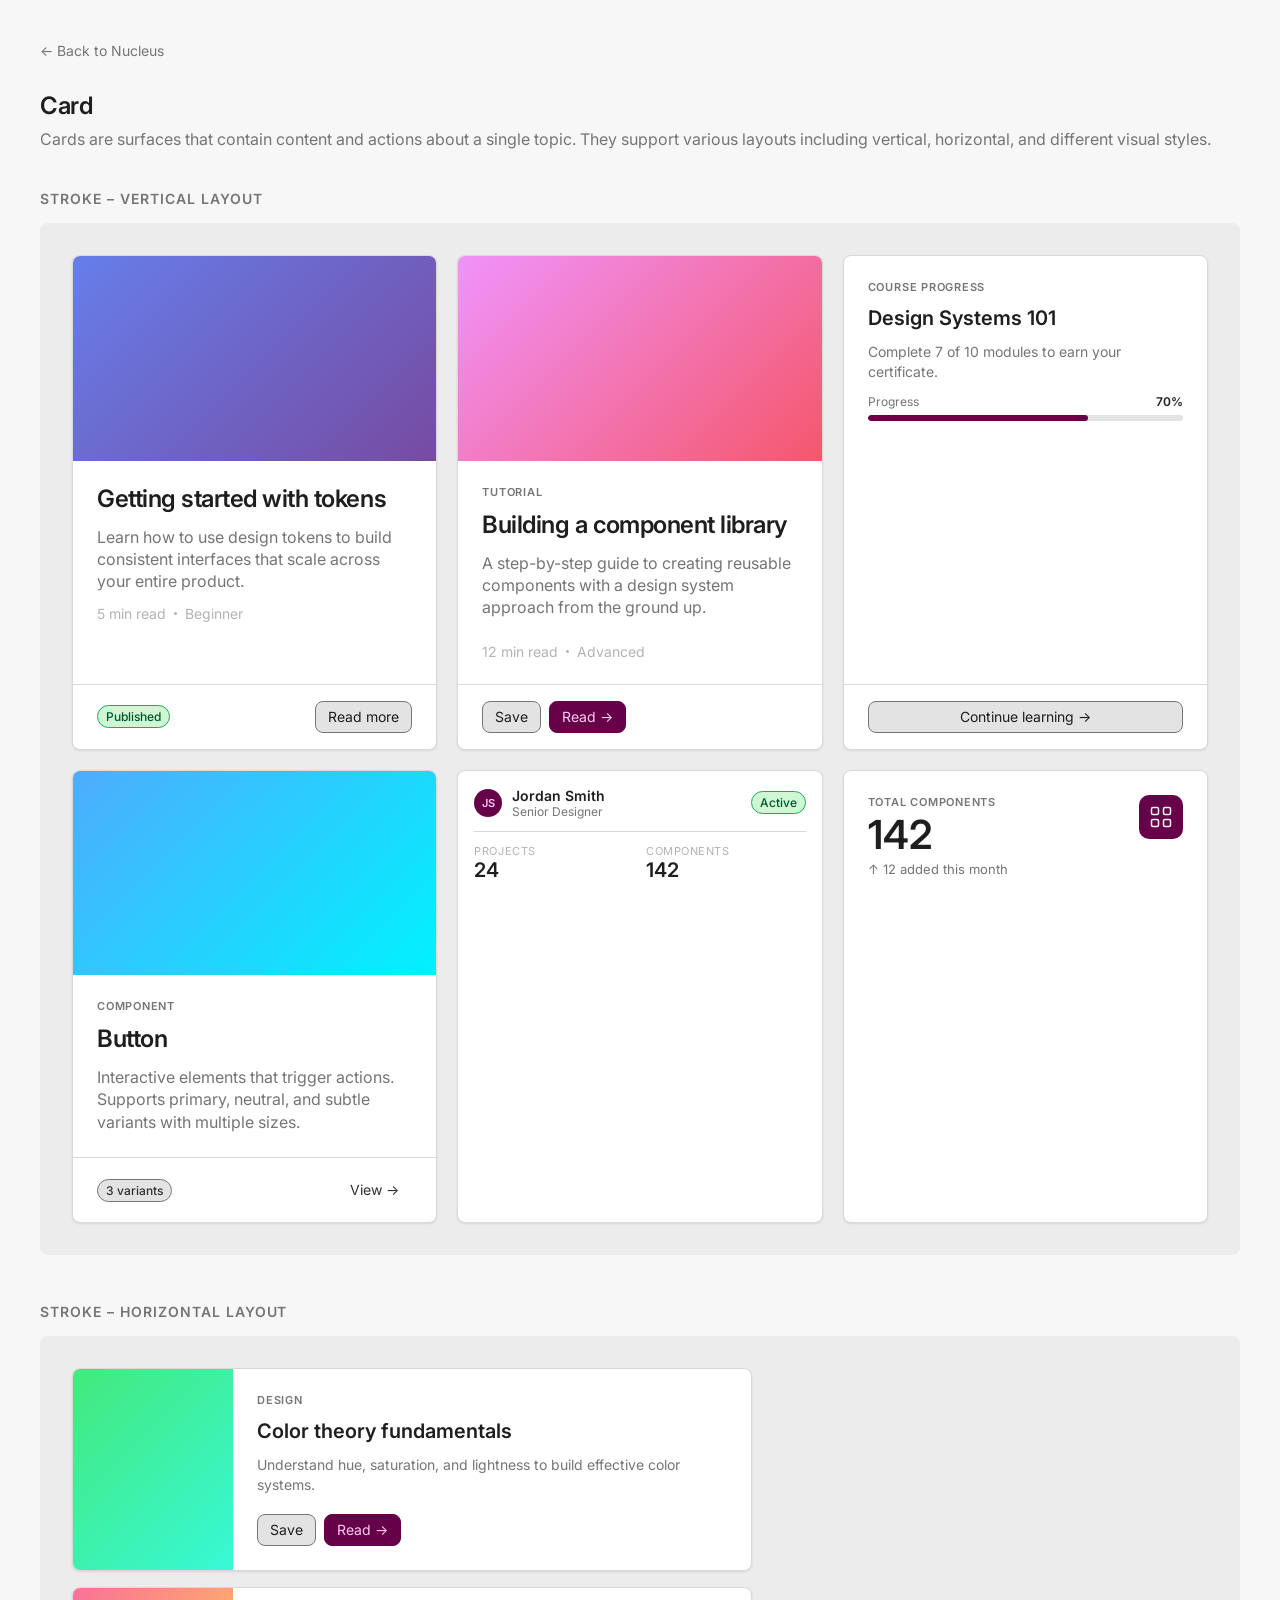
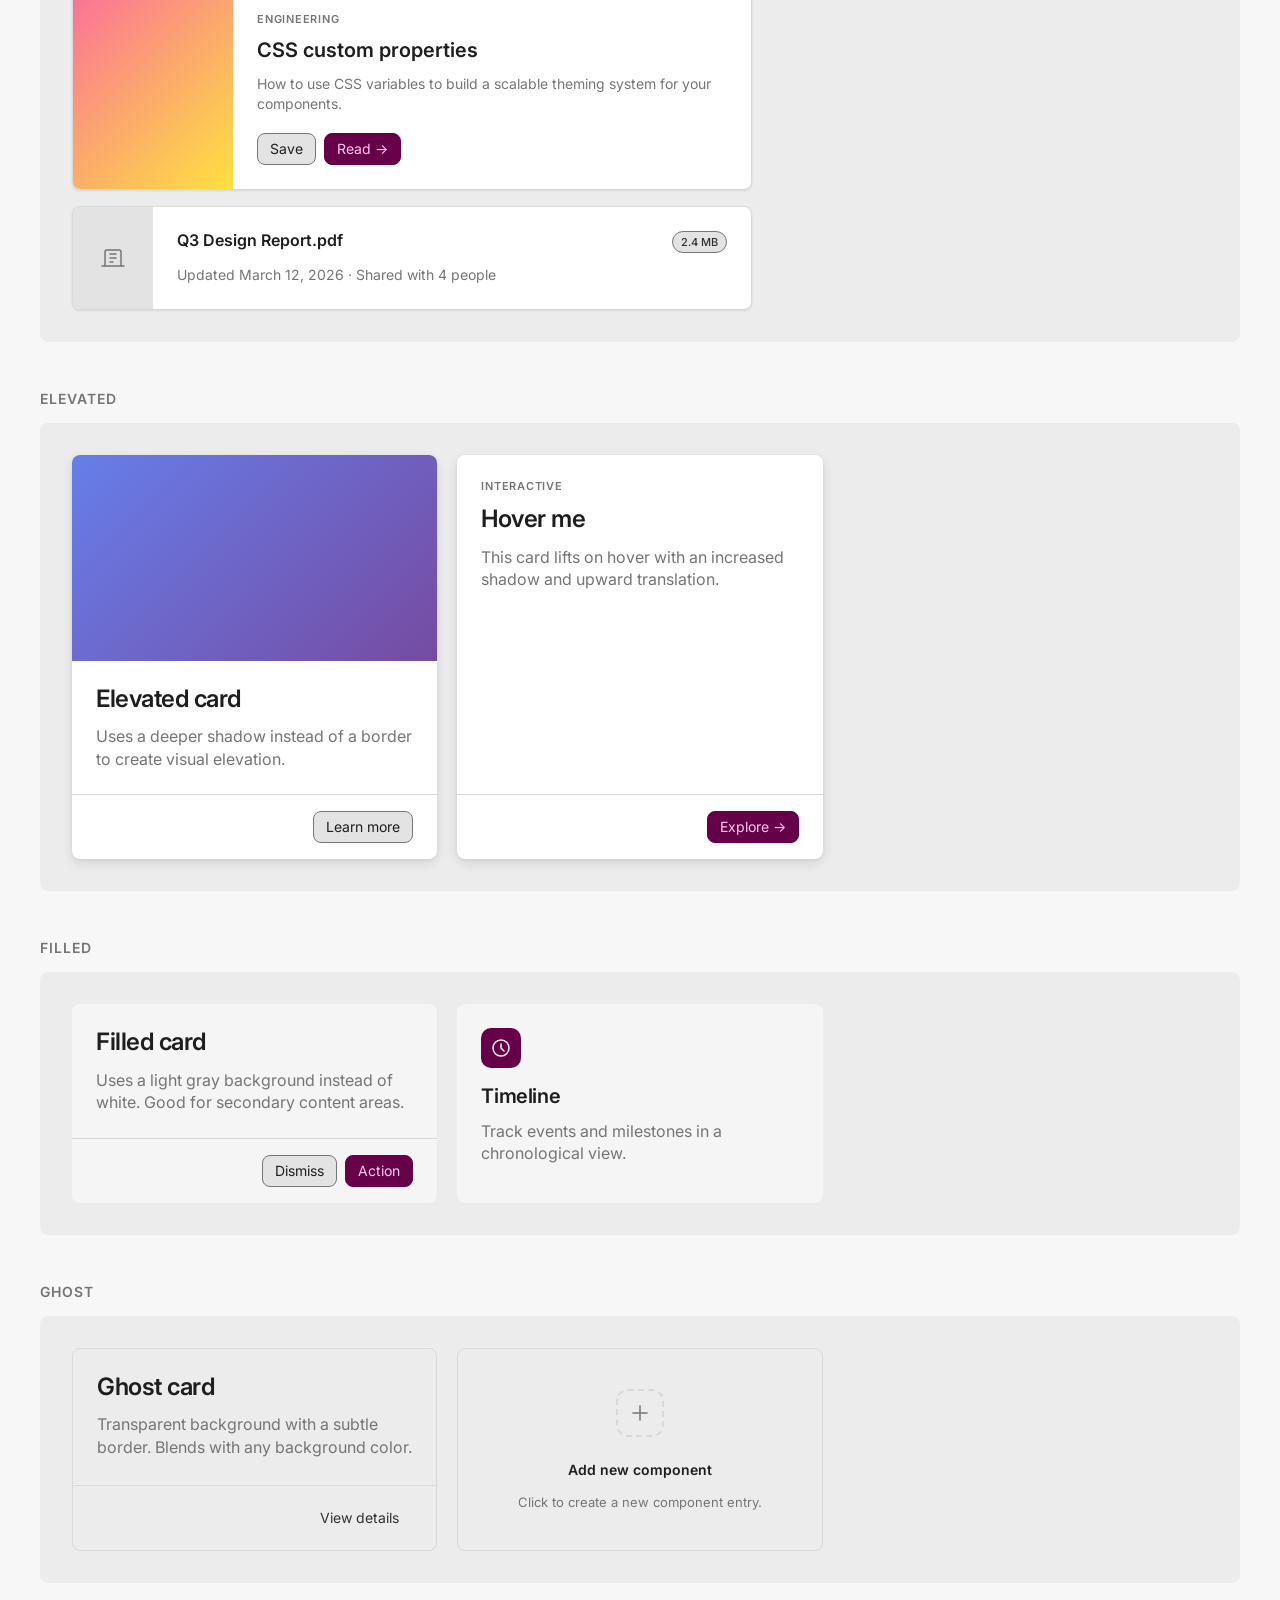
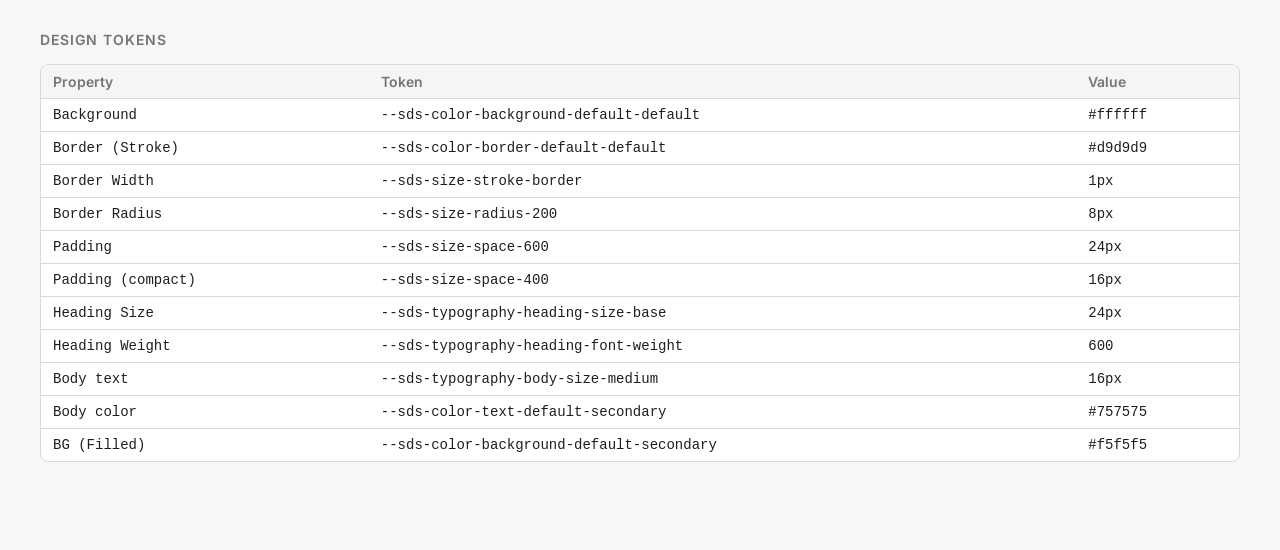
<file: components/card.html>
<!DOCTYPE html>
<html lang="en">
<head>
  <meta charset="UTF-8" />
  <meta name="viewport" content="width=device-width, initial-scale=1.0" />
  <title>Card – Nucleus</title>
  <link rel="preconnect" href="https://fonts.googleapis.com" />
  <link rel="preconnect" href="https://fonts.gstatic.com" crossorigin />
  <link href="https://fonts.googleapis.com/css2?family=Inter:wght@400;600&display=swap" rel="stylesheet" />
  <link rel="stylesheet" href="../tokens.css" />
  <style>
    *, *::before, *::after { box-sizing: border-box; margin: 0; padding: 0; }

    body {
      font-family: var(--sds-typography-body-font-family);
      background: #f7f7f7;
      color: var(--sds-color-text-default-default);
      padding: 40px;
    }

    .back-link {
      display: inline-flex;
      align-items: center;
      gap: 6px;
      font-size: var(--sds-typography-body-size-small);
      color: var(--sds-color-text-default-secondary);
      text-decoration: none;
      margin-bottom: 32px;
    }
    .back-link:hover { color: var(--sds-color-text-default-default); }

    h1 {
      font-size: var(--sds-typography-heading-size-base);
      font-weight: var(--sds-typography-heading-font-weight);
      letter-spacing: var(--sds-typography-heading-letter-spacing);
      margin-bottom: 8px;
    }

    .page-desc {
      font-size: var(--sds-typography-body-size-medium);
      color: var(--sds-color-text-default-secondary);
      margin-bottom: 40px;
      line-height: var(--sds-typography-body-line-height);
    }

    .section { margin-bottom: 48px; }

    h2 {
      font-size: var(--sds-typography-body-size-small);
      font-weight: var(--sds-typography-body-font-weight-strong);
      color: var(--sds-color-text-default-secondary);
      text-transform: uppercase;
      letter-spacing: 0.07em;
      margin-bottom: 16px;
    }

    .demo-bg {
      background: #ececec;
      border-radius: var(--sds-size-radius-200);
      padding: 32px;
    }

    .cards-grid {
      display: grid;
      grid-template-columns: repeat(auto-fill, minmax(280px, 1fr));
      gap: 20px;
    }

    /* ══════════════════════════════════════════
       CARD BASE
    ══════════════════════════════════════════ */
    .card {
      background: var(--sds-color-background-default-default);
      border-radius: var(--sds-size-radius-200);
      overflow: hidden;
      display: flex;
      flex-direction: column;
    }

    /* ── Stroke variant ── */
    .card--stroke {
      border: var(--sds-size-stroke-border) solid var(--sds-color-border-default-default);
      box-shadow: 0 1px 3px rgba(0, 0, 0, 0.06), 0 1px 2px rgba(0, 0, 0, 0.04);
    }

    /* ── Elevated variant ── */
    .card--elevated {
      border: none;
      box-shadow: 0 4px 12px rgba(0, 0, 0, 0.10), 0 1px 3px rgba(0, 0, 0, 0.06);
    }

    /* ── Ghost variant ── */
    .card--ghost {
      background: transparent;
      border: var(--sds-size-stroke-border) solid var(--sds-color-border-default-default);
      box-shadow: none;
    }

    /* ── Filled variant ── */
    .card--filled {
      background: var(--sds-color-background-default-secondary);
      border: none;
      box-shadow: none;
    }

    /* ── Hover effect ── */
    .card--interactive {
      cursor: pointer;
      transition: box-shadow 0.2s ease, transform 0.2s ease;
    }
    .card--interactive:hover {
      box-shadow: 0 8px 20px rgba(0, 0, 0, 0.12), 0 2px 6px rgba(0, 0, 0, 0.06);
      transform: translateY(-2px);
    }

    /* ══════════════════════════════════════════
       CARD MEDIA (image / cover)
    ══════════════════════════════════════════ */
    .card__media {
      width: 100%;
      aspect-ratio: 16 / 9;
      object-fit: cover;
      display: block;
      flex-shrink: 0;
    }

    .card__media-placeholder {
      width: 100%;
      aspect-ratio: 16 / 9;
      flex-shrink: 0;
      display: flex;
      align-items: center;
      justify-content: center;
      font-size: var(--sds-typography-body-size-small);
      color: var(--sds-color-text-default-secondary);
    }

    .card__media-placeholder--a { background: linear-gradient(135deg, #667eea 0%, #764ba2 100%); color: #fff; }
    .card__media-placeholder--b { background: linear-gradient(135deg, #f093fb 0%, #f5576c 100%); color: #fff; }
    .card__media-placeholder--c { background: linear-gradient(135deg, #4facfe 0%, #00f2fe 100%); color: #fff; }
    .card__media-placeholder--d { background: linear-gradient(135deg, #43e97b 0%, #38f9d7 100%); color: #1e1e1e; }
    .card__media-placeholder--e { background: linear-gradient(135deg, #fa709a 0%, #fee140 100%); color: #1e1e1e; }
    .card__media-placeholder--neutral { background: var(--sds-color-background-neutral-tertiary); }

    /* ══════════════════════════════════════════
       CARD BODY
    ══════════════════════════════════════════ */
    .card__body {
      padding: var(--sds-size-space-600);
      flex: 1;
      display: flex;
      flex-direction: column;
      gap: var(--sds-size-space-300);
    }

    .card__body--sm { padding: var(--sds-size-space-400); }

    .card__eyebrow {
      font-size: 11px;
      font-weight: var(--sds-typography-body-font-weight-strong);
      color: var(--sds-color-text-default-secondary);
      text-transform: uppercase;
      letter-spacing: 0.07em;
    }

    .card__heading {
      font-size: var(--sds-typography-heading-size-base);
      font-weight: var(--sds-typography-heading-font-weight);
      color: var(--sds-color-text-default-default);
      line-height: var(--sds-typography-heading-line-height);
      letter-spacing: var(--sds-typography-heading-letter-spacing);
    }

    .card__subheading {
      font-size: var(--sds-typography-subheading-size-medium);
      font-weight: var(--sds-typography-heading-font-weight);
      color: var(--sds-color-text-default-default);
      line-height: var(--sds-typography-subheading-line-height);
    }

    .card__text {
      font-size: var(--sds-typography-body-size-medium);
      color: var(--sds-color-text-default-secondary);
      line-height: var(--sds-typography-body-line-height);
    }

    .card__text--sm {
      font-size: var(--sds-typography-body-size-small);
    }

    .card__meta {
      display: flex;
      align-items: center;
      gap: var(--sds-size-space-200);
      font-size: var(--sds-typography-body-size-small);
      color: var(--sds-color-text-default-tertiary);
    }

    .card__meta-dot {
      width: 3px;
      height: 3px;
      border-radius: 50%;
      background: var(--sds-color-text-default-tertiary);
      flex-shrink: 0;
    }

    .card__spacer { flex: 1; }

    /* ══════════════════════════════════════════
       CARD FOOTER
    ══════════════════════════════════════════ */
    .card__footer {
      padding: var(--sds-size-space-400) var(--sds-size-space-600);
      border-top: var(--sds-size-stroke-border) solid var(--sds-color-border-default-default);
      display: flex;
      align-items: center;
      justify-content: space-between;
      gap: var(--sds-size-space-200);
      flex-wrap: wrap;
    }

    .card__footer--end {
      justify-content: flex-end;
    }

    /* ══════════════════════════════════════════
       HORIZONTAL CARD LAYOUT
    ══════════════════════════════════════════ */
    .card--horizontal {
      flex-direction: row;
    }

    .card--horizontal .card__media-placeholder,
    .card--horizontal .card__media {
      width: 160px;
      aspect-ratio: auto;
      height: auto;
      flex-shrink: 0;
    }

    .card--horizontal .card__body {
      flex: 1;
    }

    /* ══════════════════════════════════════════
       BUTTONS (reused)
    ══════════════════════════════════════════ */
    .btn {
      display: inline-flex;
      align-items: center;
      justify-content: center;
      gap: var(--sds-size-space-200);
      border-radius: var(--sds-size-radius-200);
      border: var(--sds-size-stroke-border) solid transparent;
      font-family: var(--sds-typography-body-font-family);
      font-size: var(--sds-typography-body-size-small);
      font-weight: var(--sds-typography-body-font-weight-regular);
      line-height: 1;
      cursor: pointer;
      white-space: nowrap;
      transition: background 0.15s, border-color 0.15s;
      text-decoration: none;
      padding: var(--sds-size-space-200) var(--sds-size-space-300);
    }

    .btn--primary {
      background: var(--sds-color-background-brand-default);
      border-color: var(--sds-color-border-brand-default);
      color: var(--sds-color-text-brand-on-brand);
    }
    .btn--primary:hover { background: var(--sds-color-background-brand-hover); }

    .btn--neutral {
      background: var(--sds-color-background-neutral-tertiary);
      border-color: var(--sds-color-border-neutral-secondary);
      color: var(--sds-color-text-default-default);
    }
    .btn--neutral:hover { background: var(--sds-color-background-neutral-tertiary-hover); }

    .btn--subtle {
      background: transparent;
      border-color: transparent;
      color: var(--sds-color-text-neutral-default);
    }
    .btn--subtle:hover {
      background: var(--sds-color-background-default-secondary);
      border-color: var(--sds-color-border-default-default);
    }

    /* Avatar small */
    .avatar-sm {
      width: 28px;
      height: 28px;
      border-radius: 50%;
      display: inline-flex;
      align-items: center;
      justify-content: center;
      font-size: 11px;
      font-weight: 600;
      flex-shrink: 0;
    }

    /* Tag small */
    .tag {
      display: inline-flex;
      align-items: center;
      padding: 3px 8px;
      border-radius: var(--sds-size-radius-full);
      font-size: 12px;
      font-weight: 500;
      border: 1px solid transparent;
    }

    .tag--positive { background: var(--sds-color-background-positive-secondary); border-color: var(--sds-color-background-positive-default); color: var(--sds-color-text-positive-on-positive-secondary); }
    .tag--warning  { background: var(--sds-color-background-warning-secondary);  border-color: var(--sds-color-background-warning-default);  color: var(--sds-color-text-warning-on-warning-secondary);  }
    .tag--danger   { background: var(--sds-color-background-danger-tertiary);    border-color: var(--sds-color-border-danger-default);        color: var(--sds-color-text-danger-default);                }
    .tag--neutral  { background: var(--sds-color-background-neutral-tertiary);   border-color: var(--sds-color-border-neutral-secondary);     color: var(--sds-color-text-neutral-default);               }

    /* Divider */
    .card__divider {
      border: none;
      border-top: 1px solid var(--sds-color-border-default-default);
    }

    /* Progress bar */
    .progress {
      height: 6px;
      border-radius: 9999px;
      background: var(--sds-color-background-neutral-tertiary);
      overflow: hidden;
    }
    .progress__bar {
      height: 100%;
      border-radius: 9999px;
      background: var(--sds-color-background-brand-default);
      transition: width 0.3s ease;
    }

    /* Token table */
    .token-table {
      width: 100%;
      border-collapse: collapse;
      font-size: var(--sds-typography-body-size-small);
    }
    .token-table th {
      text-align: left;
      padding: 8px 12px;
      background: var(--sds-color-background-default-secondary);
      font-weight: var(--sds-typography-body-font-weight-strong);
      color: var(--sds-color-text-default-secondary);
      border-bottom: 1px solid var(--sds-color-border-default-default);
    }
    .token-table td {
      padding: 8px 12px;
      border-bottom: 1px solid var(--sds-color-border-default-default);
      color: var(--sds-color-text-default-default);
      font-family: 'Courier New', monospace;
    }
    .token-table tr:last-child td { border-bottom: none; }

    .demo-card-wrap {
      background: var(--sds-color-background-default-default);
      border: var(--sds-size-stroke-border) solid var(--sds-color-border-default-default);
      border-radius: var(--sds-size-radius-200);
      padding: 0;
      overflow: hidden;
    }
  </style>
</head>
<body>

  <a href="../index.html" class="back-link">← Back to Nucleus</a>

  <h1>Card</h1>
  <p class="page-desc">Cards are surfaces that contain content and actions about a single topic. They support various layouts including vertical, horizontal, and different visual styles.</p>

  <!-- STROKE / VERTICAL -->
  <div class="section">
    <h2>Stroke – Vertical Layout</h2>
    <div class="demo-bg">
      <div class="cards-grid">

        <!-- Basic card -->
        <div class="card card--stroke">
          <div class="card__media-placeholder card__media-placeholder--a"></div>
          <div class="card__body">
            <p class="card__heading">Getting started with tokens</p>
            <p class="card__text">Learn how to use design tokens to build consistent interfaces that scale across your entire product.</p>
            <div class="card__meta">
              <span>5 min read</span>
              <span class="card__meta-dot"></span>
              <span>Beginner</span>
            </div>
          </div>
          <div class="card__footer">
            <span class="tag tag--positive">Published</span>
            <button class="btn btn--neutral">Read more</button>
          </div>
        </div>

        <!-- Card with eyebrow -->
        <div class="card card--stroke">
          <div class="card__media-placeholder card__media-placeholder--b"></div>
          <div class="card__body">
            <p class="card__eyebrow">Tutorial</p>
            <p class="card__heading">Building a component library</p>
            <p class="card__text">A step-by-step guide to creating reusable components with a design system approach from the ground up.</p>
            <div class="card__spacer"></div>
            <div class="card__meta">
              <span>12 min read</span>
              <span class="card__meta-dot"></span>
              <span>Advanced</span>
            </div>
          </div>
          <div class="card__footer">
            <div style="display: flex; gap: 8px;">
              <button class="btn btn--neutral">Save</button>
              <button class="btn btn--primary">Read →</button>
            </div>
          </div>
        </div>

        <!-- Card with progress -->
        <div class="card card--stroke">
          <div class="card__body">
            <p class="card__eyebrow">Course progress</p>
            <p class="card__subheading">Design Systems 101</p>
            <p class="card__text card__text--sm">Complete 7 of 10 modules to earn your certificate.</p>
            <div>
              <div style="display:flex; justify-content: space-between; margin-bottom: 6px;">
                <span style="font-size:12px; color: var(--sds-color-text-default-secondary);">Progress</span>
                <span style="font-size:12px; font-weight:600; color: var(--sds-color-text-default-default);">70%</span>
              </div>
              <div class="progress">
                <div class="progress__bar" style="width: 70%;"></div>
              </div>
            </div>
          </div>
          <div class="card__footer">
            <button class="btn btn--neutral" style="width:100%;">Continue learning →</button>
          </div>
        </div>

        <!-- Interactive card -->
        <div class="card card--stroke card--interactive" tabindex="0" role="button" aria-label="View component details">
          <div class="card__media-placeholder card__media-placeholder--c"></div>
          <div class="card__body">
            <p class="card__eyebrow">Component</p>
            <p class="card__heading">Button</p>
            <p class="card__text">Interactive elements that trigger actions. Supports primary, neutral, and subtle variants with multiple sizes.</p>
          </div>
          <div class="card__footer">
            <span class="tag tag--neutral">3 variants</span>
            <a href="./button.html" class="btn btn--subtle">View →</a>
          </div>
        </div>

        <!-- Compact card -->
        <div class="card card--stroke">
          <div class="card__body card__body--sm">
            <div style="display: flex; align-items: center; justify-content: space-between; gap: 12px;">
              <div style="display: flex; align-items: center; gap: 10px;">
                <span class="avatar-sm" style="background: var(--sds-color-background-brand-default); color: var(--sds-color-text-brand-on-brand);">JS</span>
                <div>
                  <p style="font-size: 14px; font-weight: 600; color: var(--sds-color-text-default-default);">Jordan Smith</p>
                  <p style="font-size: 12px; color: var(--sds-color-text-default-secondary);">Senior Designer</p>
                </div>
              </div>
              <span class="tag tag--positive">Active</span>
            </div>
            <hr class="card__divider" />
            <div style="display: grid; grid-template-columns: 1fr 1fr; gap: 12px;">
              <div>
                <p style="font-size: 11px; color: var(--sds-color-text-default-tertiary); text-transform: uppercase; letter-spacing: 0.05em;">Projects</p>
                <p style="font-size: 20px; font-weight: 600; color: var(--sds-color-text-default-default);">24</p>
              </div>
              <div>
                <p style="font-size: 11px; color: var(--sds-color-text-default-tertiary); text-transform: uppercase; letter-spacing: 0.05em;">Components</p>
                <p style="font-size: 20px; font-weight: 600; color: var(--sds-color-text-default-default);">142</p>
              </div>
            </div>
          </div>
        </div>

        <!-- Stat card -->
        <div class="card card--stroke">
          <div class="card__body">
            <div style="display: flex; align-items: flex-start; justify-content: space-between; gap: 8px;">
              <div>
                <p class="card__eyebrow">Total components</p>
                <p style="font-size: 40px; font-weight: 600; color: var(--sds-color-text-default-default); line-height: 1.1; margin-top: 4px;">142</p>
                <p style="font-size: 13px; color: var(--sds-color-text-default-secondary); margin-top: 4px;">↑ 12 added this month</p>
              </div>
              <div style="width: 44px; height: 44px; border-radius: 10px; background: var(--sds-color-background-brand-default); display: flex; align-items: center; justify-content: center; flex-shrink: 0;">
                <svg width="22" height="22" viewBox="0 0 22 22" fill="none" xmlns="http://www.w3.org/2000/svg" aria-hidden="true">
                  <rect x="1.5" y="1.5" width="7" height="7" rx="1.5" stroke="#f5f5f5" stroke-width="1.5"/>
                  <rect x="13.5" y="1.5" width="7" height="7" rx="1.5" stroke="#f5f5f5" stroke-width="1.5"/>
                  <rect x="1.5" y="13.5" width="7" height="7" rx="1.5" stroke="#f5f5f5" stroke-width="1.5"/>
                  <rect x="13.5" y="13.5" width="7" height="7" rx="1.5" stroke="#f5f5f5" stroke-width="1.5"/>
                </svg>
              </div>
            </div>
          </div>
        </div>

      </div>
    </div>
  </div>

  <!-- HORIZONTAL LAYOUT -->
  <div class="section">
    <h2>Stroke – Horizontal Layout</h2>
    <div class="demo-bg">
      <div style="display: flex; flex-direction: column; gap: 16px; max-width: 680px;">

        <div class="card card--stroke card--horizontal">
          <div class="card__media-placeholder card__media-placeholder--d" style="min-height: 120px;"></div>
          <div class="card__body">
            <p class="card__eyebrow">Design</p>
            <p class="card__subheading">Color theory fundamentals</p>
            <p class="card__text card__text--sm">Understand hue, saturation, and lightness to build effective color systems.</p>
            <div style="display: flex; gap: 8px; margin-top: auto; padding-top: 8px;">
              <button class="btn btn--neutral">Save</button>
              <button class="btn btn--primary">Read →</button>
            </div>
          </div>
        </div>

        <div class="card card--stroke card--horizontal">
          <div class="card__media-placeholder card__media-placeholder--e" style="min-height: 120px;"></div>
          <div class="card__body">
            <p class="card__eyebrow">Engineering</p>
            <p class="card__subheading">CSS custom properties</p>
            <p class="card__text card__text--sm">How to use CSS variables to build a scalable theming system for your components.</p>
            <div style="display: flex; gap: 8px; margin-top: auto; padding-top: 8px;">
              <button class="btn btn--neutral">Save</button>
              <button class="btn btn--primary">Read →</button>
            </div>
          </div>
        </div>

        <div class="card card--stroke card--horizontal">
          <div class="card__media-placeholder card__media-placeholder--neutral" style="min-height: 100px; width: 80px;">
            <svg width="32" height="32" viewBox="0 0 32 32" fill="none" xmlns="http://www.w3.org/2000/svg" aria-hidden="true">
              <path d="M8 24V10a2 2 0 0 1 2-2h12a2 2 0 0 1 2 2v14" stroke="#767676" stroke-width="1.5" stroke-linecap="round"/>
              <path d="M5 24h22" stroke="#767676" stroke-width="1.5" stroke-linecap="round"/>
              <path d="M13 16h6M13 12h6M13 20h3" stroke="#767676" stroke-width="1.5" stroke-linecap="round"/>
            </svg>
          </div>
          <div class="card__body">
            <div style="display: flex; justify-content: space-between; align-items: flex-start;">
              <p class="card__subheading" style="font-size: 16px;">Q3 Design Report.pdf</p>
              <span class="tag tag--neutral" style="font-size: 11px; flex-shrink: 0;">2.4 MB</span>
            </div>
            <p class="card__text card__text--sm">Updated March 12, 2026 · Shared with 4 people</p>
          </div>
        </div>

      </div>
    </div>
  </div>

  <!-- ELEVATED -->
  <div class="section">
    <h2>Elevated</h2>
    <div class="demo-bg">
      <div class="cards-grid">
        <div class="card card--elevated">
          <div class="card__media-placeholder card__media-placeholder--a"></div>
          <div class="card__body">
            <p class="card__heading">Elevated card</p>
            <p class="card__text">Uses a deeper shadow instead of a border to create visual elevation.</p>
          </div>
          <div class="card__footer card__footer--end">
            <button class="btn btn--neutral">Learn more</button>
          </div>
        </div>

        <div class="card card--elevated card--interactive">
          <div class="card__body">
            <p class="card__eyebrow">Interactive</p>
            <p class="card__heading">Hover me</p>
            <p class="card__text">This card lifts on hover with an increased shadow and upward translation.</p>
          </div>
          <div class="card__footer card__footer--end">
            <button class="btn btn--primary">Explore →</button>
          </div>
        </div>
      </div>
    </div>
  </div>

  <!-- FILLED -->
  <div class="section">
    <h2>Filled</h2>
    <div class="demo-bg">
      <div class="cards-grid">
        <div class="card card--filled">
          <div class="card__body">
            <p class="card__heading">Filled card</p>
            <p class="card__text">Uses a light gray background instead of white. Good for secondary content areas.</p>
          </div>
          <div class="card__footer card__footer--end">
            <button class="btn btn--neutral">Dismiss</button>
            <button class="btn btn--primary">Action</button>
          </div>
        </div>

        <div class="card card--filled">
          <div class="card__body">
            <div style="width: 40px; height: 40px; border-radius: 10px; background: var(--sds-color-background-brand-default); display: flex; align-items: center; justify-content: center; margin-bottom: 4px;">
              <svg width="20" height="20" viewBox="0 0 20 20" fill="none" xmlns="http://www.w3.org/2000/svg" aria-hidden="true">
                <path d="M10 2a8 8 0 1 0 0 16A8 8 0 0 0 10 2zm0 4v4l3 3" stroke="#f5f5f5" stroke-width="1.5" stroke-linecap="round" stroke-linejoin="round"/>
              </svg>
            </div>
            <p class="card__heading" style="font-size: 20px;">Timeline</p>
            <p class="card__text">Track events and milestones in a chronological view.</p>
          </div>
        </div>
      </div>
    </div>
  </div>

  <!-- GHOST -->
  <div class="section">
    <h2>Ghost</h2>
    <div class="demo-bg">
      <div class="cards-grid">
        <div class="card card--ghost">
          <div class="card__body">
            <p class="card__heading">Ghost card</p>
            <p class="card__text">Transparent background with a subtle border. Blends with any background color.</p>
          </div>
          <div class="card__footer card__footer--end">
            <button class="btn btn--subtle">View details</button>
          </div>
        </div>

        <div class="card card--ghost card--interactive" tabindex="0">
          <div class="card__body" style="align-items: center; text-align: center; padding: 40px 24px;">
            <div style="width: 48px; height: 48px; border-radius: 12px; border: 2px dashed var(--sds-color-border-default-default); display: flex; align-items: center; justify-content: center; margin: 0 auto 12px;">
              <svg width="24" height="24" viewBox="0 0 24 24" fill="none" xmlns="http://www.w3.org/2000/svg" aria-hidden="true">
                <path d="M12 5v14M5 12h14" stroke="var(--sds-color-text-default-secondary)" stroke-width="1.5" stroke-linecap="round"/>
              </svg>
            </div>
            <p style="font-size: 14px; font-weight: 600; color: var(--sds-color-text-default-default);">Add new component</p>
            <p style="font-size: 13px; color: var(--sds-color-text-default-secondary); margin-top: 4px;">Click to create a new component entry.</p>
          </div>
        </div>
      </div>
    </div>
  </div>

  <!-- DESIGN TOKENS -->
  <div class="section">
    <h2>Design Tokens</h2>
    <div class="demo-card-wrap">
      <table class="token-table">
        <thead>
          <tr>
            <th>Property</th>
            <th>Token</th>
            <th>Value</th>
          </tr>
        </thead>
        <tbody>
          <tr><td>Background</td><td>--sds-color-background-default-default</td><td>#ffffff</td></tr>
          <tr><td>Border (Stroke)</td><td>--sds-color-border-default-default</td><td>#d9d9d9</td></tr>
          <tr><td>Border Width</td><td>--sds-size-stroke-border</td><td>1px</td></tr>
          <tr><td>Border Radius</td><td>--sds-size-radius-200</td><td>8px</td></tr>
          <tr><td>Padding</td><td>--sds-size-space-600</td><td>24px</td></tr>
          <tr><td>Padding (compact)</td><td>--sds-size-space-400</td><td>16px</td></tr>
          <tr><td>Heading Size</td><td>--sds-typography-heading-size-base</td><td>24px</td></tr>
          <tr><td>Heading Weight</td><td>--sds-typography-heading-font-weight</td><td>600</td></tr>
          <tr><td>Body text</td><td>--sds-typography-body-size-medium</td><td>16px</td></tr>
          <tr><td>Body color</td><td>--sds-color-text-default-secondary</td><td>#757575</td></tr>
          <tr><td>BG (Filled)</td><td>--sds-color-background-default-secondary</td><td>#f5f5f5</td></tr>
        </tbody>
      </table>
    </div>
  </div>

</body>
</html>
</file>
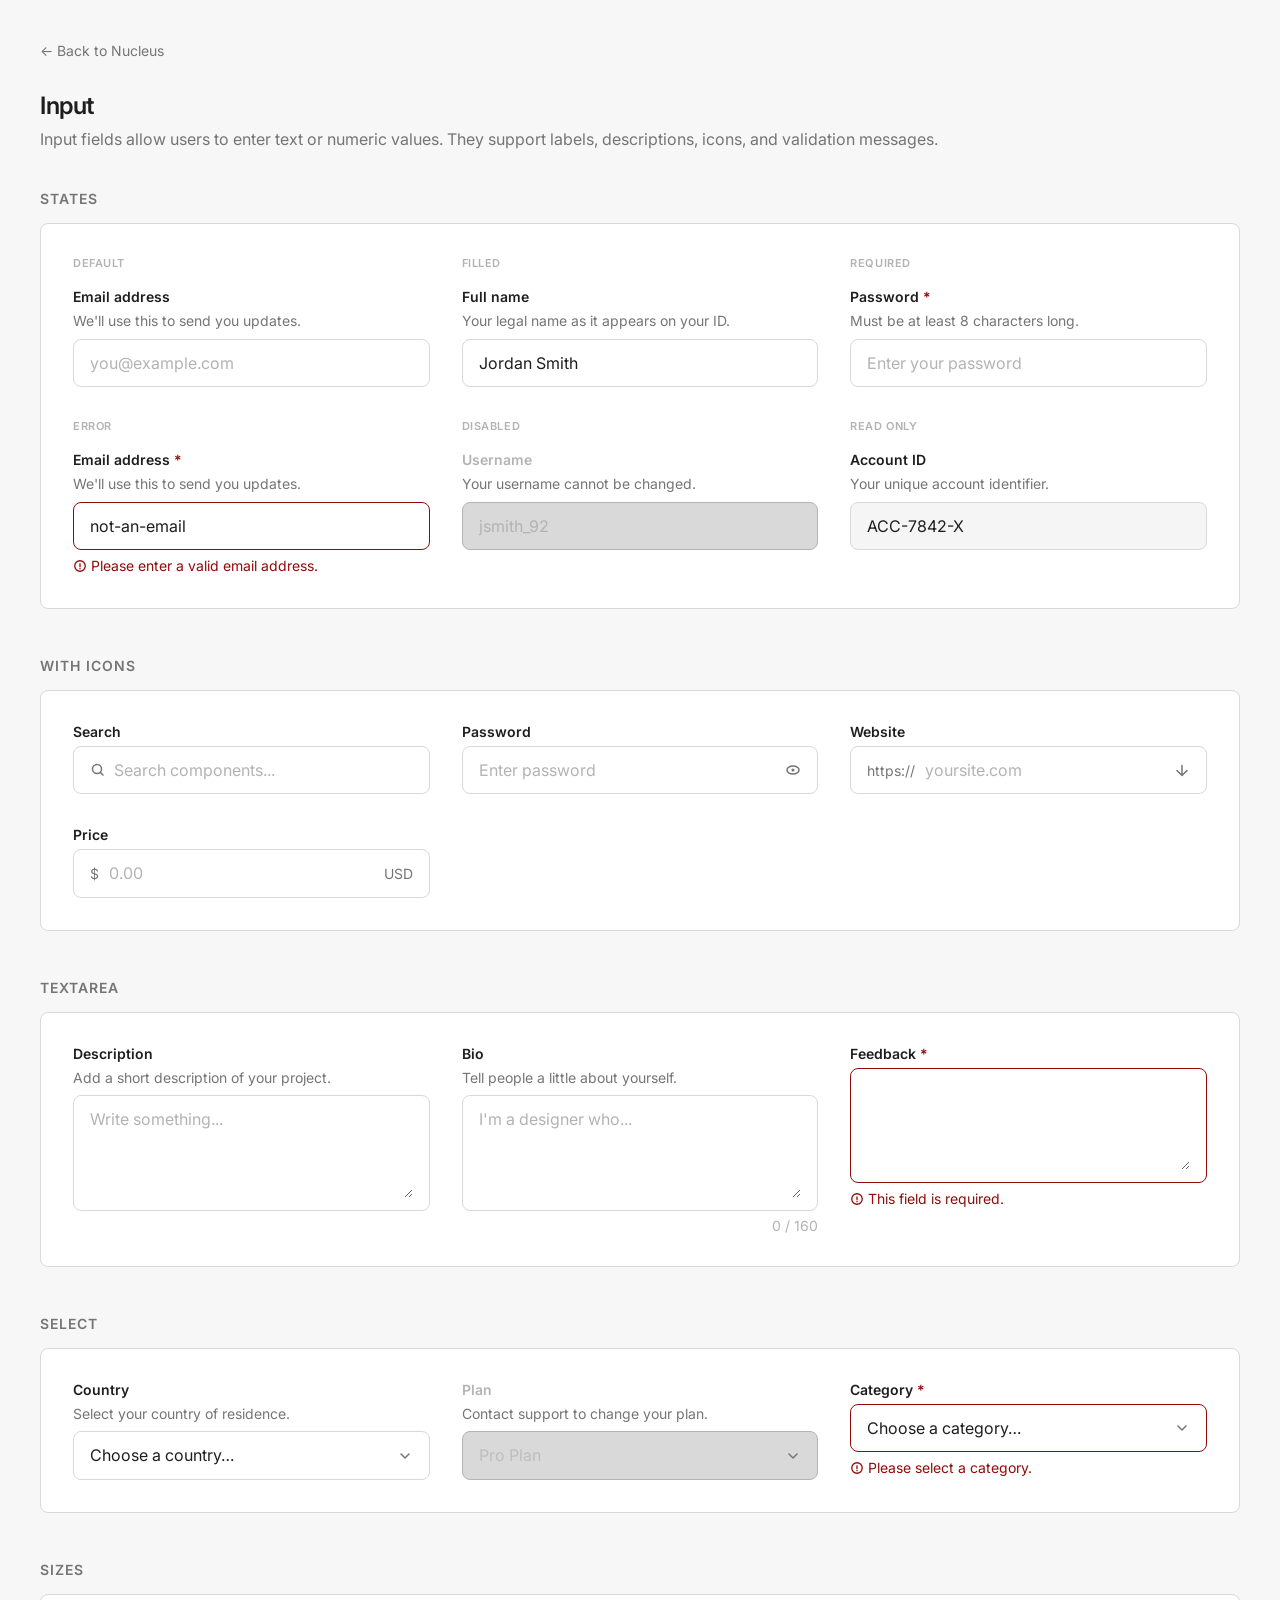
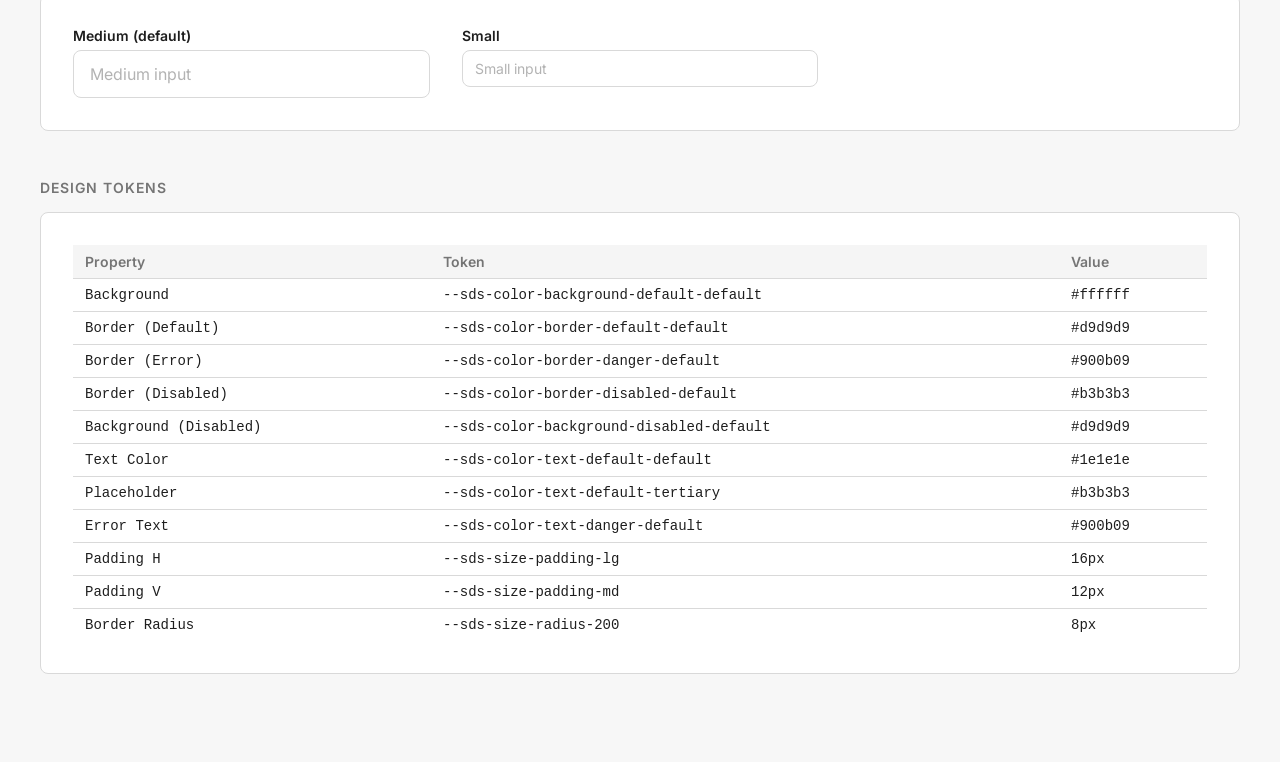
<file: components/input.html>
<!DOCTYPE html>
<html lang="en">
<head>
  <meta charset="UTF-8" />
  <meta name="viewport" content="width=device-width, initial-scale=1.0" />
  <title>Input – Nucleus</title>
  <link rel="preconnect" href="https://fonts.googleapis.com" />
  <link rel="preconnect" href="https://fonts.gstatic.com" crossorigin />
  <link href="https://fonts.googleapis.com/css2?family=Inter:wght@400;600&display=swap" rel="stylesheet" />
  <link rel="stylesheet" href="../tokens.css" />
  <style>
    *, *::before, *::after { box-sizing: border-box; margin: 0; padding: 0; }

    body {
      font-family: var(--sds-typography-body-font-family);
      background: #f7f7f7;
      color: var(--sds-color-text-default-default);
      padding: 40px;
    }

    .back-link {
      display: inline-flex;
      align-items: center;
      gap: 6px;
      font-size: var(--sds-typography-body-size-small);
      color: var(--sds-color-text-default-secondary);
      text-decoration: none;
      margin-bottom: 32px;
    }
    .back-link:hover { color: var(--sds-color-text-default-default); }

    h1 {
      font-size: var(--sds-typography-heading-size-base);
      font-weight: var(--sds-typography-heading-font-weight);
      letter-spacing: var(--sds-typography-heading-letter-spacing);
      margin-bottom: 8px;
    }

    .page-desc {
      font-size: var(--sds-typography-body-size-medium);
      color: var(--sds-color-text-default-secondary);
      margin-bottom: 40px;
      line-height: var(--sds-typography-body-line-height);
    }

    .section { margin-bottom: 48px; }

    h2 {
      font-size: var(--sds-typography-body-size-small);
      font-weight: var(--sds-typography-body-font-weight-strong);
      color: var(--sds-color-text-default-secondary);
      text-transform: uppercase;
      letter-spacing: 0.07em;
      margin-bottom: 16px;
    }

    .demo-card {
      background: var(--sds-color-background-default-default);
      border: var(--sds-size-stroke-border) solid var(--sds-color-border-default-default);
      border-radius: var(--sds-size-radius-200);
      padding: 32px;
    }

    .demo-grid {
      display: grid;
      grid-template-columns: repeat(auto-fill, minmax(320px, 1fr));
      gap: 32px;
    }

    /* ── Field wrapper ── */
    .field {
      display: flex;
      flex-direction: column;
      gap: 6px;
    }

    .field__label {
      font-size: var(--sds-typography-body-size-small);
      font-weight: var(--sds-typography-body-font-weight-strong);
      color: var(--sds-color-text-default-default);
      display: flex;
      align-items: center;
      gap: 4px;
    }

    .field__label .required {
      color: var(--sds-color-text-danger-default);
    }

    .field__description {
      font-size: var(--sds-typography-body-size-small);
      color: var(--sds-color-text-default-secondary);
      line-height: var(--sds-typography-body-line-height);
      margin-bottom: 2px;
    }

    /* ── Input box ── */
    .input {
      display: flex;
      align-items: center;
      gap: var(--sds-size-space-200);
      background: var(--sds-color-background-default-default);
      border: var(--sds-size-stroke-border) solid var(--sds-color-border-default-default);
      border-radius: var(--sds-size-radius-200);
      padding: var(--sds-size-padding-md) var(--sds-size-padding-lg);
      transition: border-color 0.15s ease, box-shadow 0.15s ease;
    }

    .input:focus-within {
      border-color: var(--sds-color-border-neutral-default);
      box-shadow: 0 0 0 3px rgba(48, 48, 48, 0.08);
    }

    .input input,
    .input textarea,
    .input select {
      flex: 1;
      border: none;
      outline: none;
      background: transparent;
      font-family: var(--sds-typography-body-font-family);
      font-size: var(--sds-typography-body-size-medium);
      font-weight: var(--sds-typography-body-font-weight-regular);
      color: var(--sds-color-text-default-default);
      line-height: var(--sds-typography-body-line-height);
      width: 100%;
    }

    .input input::placeholder,
    .input textarea::placeholder {
      color: var(--sds-color-text-default-tertiary);
    }

    /* ── Input icon addon ── */
    .input__icon {
      display: flex;
      align-items: center;
      justify-content: center;
      color: var(--sds-color-text-default-secondary);
      flex-shrink: 0;
    }

    .input__icon svg {
      width: 16px;
      height: 16px;
    }

    /* ── Error state ── */
    .field--error .input {
      border-color: var(--sds-color-border-danger-default);
      background: #fff;
    }
    .field--error .input:focus-within {
      border-color: var(--sds-color-border-danger-default);
      box-shadow: 0 0 0 3px rgba(144, 11, 9, 0.08);
    }

    .field__error-message {
      display: flex;
      align-items: center;
      gap: 4px;
      font-size: var(--sds-typography-body-size-small);
      color: var(--sds-color-text-danger-default);
      line-height: var(--sds-typography-body-line-height);
    }

    .field__error-message svg {
      width: 14px;
      height: 14px;
      flex-shrink: 0;
    }

    /* ── Disabled state ── */
    .field--disabled .input {
      background: var(--sds-color-background-disabled-default);
      border-color: var(--sds-color-border-disabled-default);
      cursor: not-allowed;
    }

    .field--disabled .input input,
    .field--disabled .input textarea,
    .field--disabled .input select {
      color: var(--sds-color-text-disabled-default);
      cursor: not-allowed;
    }

    .field--disabled .field__label {
      color: var(--sds-color-text-disabled-default);
    }

    /* ── Read only state ── */
    .field--readonly .input {
      background: var(--sds-color-background-default-secondary);
    }

    /* ── Textarea ── */
    .input--textarea { align-items: flex-start; }
    .input--textarea textarea {
      resize: vertical;
      min-height: 80px;
    }

    /* ── Select ── */
    .input--select select {
      -webkit-appearance: none;
      appearance: none;
    }

    /* ── Input sizes ── */
    .input--sm {
      padding: var(--sds-size-space-200) var(--sds-size-space-300);
    }
    .input--sm input {
      font-size: var(--sds-typography-body-size-small);
    }

    /* ── Prefix / Suffix ── */
    .input__prefix,
    .input__suffix {
      font-size: var(--sds-typography-body-size-small);
      color: var(--sds-color-text-default-secondary);
      flex-shrink: 0;
      white-space: nowrap;
    }

    .input__prefix { margin-right: 2px; }
    .input__suffix { margin-left: 2px; }

    /* Character counter */
    .field__meta {
      display: flex;
      align-items: center;
      justify-content: space-between;
    }

    .field__counter {
      font-size: var(--sds-typography-body-size-small);
      color: var(--sds-color-text-default-tertiary);
      margin-left: auto;
    }

    /* Token table */
    .token-table {
      width: 100%;
      border-collapse: collapse;
      font-size: var(--sds-typography-body-size-small);
    }
    .token-table th {
      text-align: left;
      padding: 8px 12px;
      background: var(--sds-color-background-default-secondary);
      font-weight: var(--sds-typography-body-font-weight-strong);
      color: var(--sds-color-text-default-secondary);
      border-bottom: 1px solid var(--sds-color-border-default-default);
    }
    .token-table td {
      padding: 8px 12px;
      border-bottom: 1px solid var(--sds-color-border-default-default);
      color: var(--sds-color-text-default-default);
      font-family: 'Courier New', monospace;
    }
    .token-table tr:last-child td { border-bottom: none; }

    .state-label {
      font-size: 11px;
      font-weight: 600;
      color: var(--sds-color-text-default-tertiary);
      text-transform: uppercase;
      letter-spacing: 0.05em;
      margin-bottom: 12px;
    }
  </style>
</head>
<body>

  <a href="../index.html" class="back-link">← Back to Nucleus</a>

  <h1>Input</h1>
  <p class="page-desc">Input fields allow users to enter text or numeric values. They support labels, descriptions, icons, and validation messages.</p>

  <!-- DEFAULT STATES -->
  <div class="section">
    <h2>States</h2>
    <div class="demo-card">
      <div class="demo-grid">

        <!-- Default -->
        <div class="field">
          <p class="state-label">Default</p>
          <label class="field__label" for="input-default">Email address</label>
          <p class="field__description">We'll use this to send you updates.</p>
          <div class="input">
            <input id="input-default" type="email" placeholder="you@example.com" />
          </div>
        </div>

        <!-- Filled -->
        <div class="field">
          <p class="state-label">Filled</p>
          <label class="field__label" for="input-filled">Full name</label>
          <p class="field__description">Your legal name as it appears on your ID.</p>
          <div class="input">
            <input id="input-filled" type="text" value="Jordan Smith" />
          </div>
        </div>

        <!-- Required -->
        <div class="field">
          <p class="state-label">Required</p>
          <label class="field__label" for="input-required">
            Password <span class="required">*</span>
          </label>
          <p class="field__description">Must be at least 8 characters long.</p>
          <div class="input">
            <input id="input-required" type="password" placeholder="Enter your password" />
          </div>
        </div>

        <!-- Error -->
        <div class="field field--error">
          <p class="state-label">Error</p>
          <label class="field__label" for="input-error">
            Email address <span class="required">*</span>
          </label>
          <p class="field__description">We'll use this to send you updates.</p>
          <div class="input">
            <input id="input-error" type="email" value="not-an-email" />
          </div>
          <p class="field__error-message">
            <svg viewBox="0 0 16 16" fill="none" xmlns="http://www.w3.org/2000/svg" aria-hidden="true">
              <path d="M8 2a6 6 0 1 0 0 12A6 6 0 0 0 8 2zm0 3.5v3M8 10.5v.5" stroke="currentColor" stroke-width="1.5" stroke-linecap="round"/>
            </svg>
            Please enter a valid email address.
          </p>
        </div>

        <!-- Disabled -->
        <div class="field field--disabled">
          <p class="state-label">Disabled</p>
          <label class="field__label" for="input-disabled">Username</label>
          <p class="field__description">Your username cannot be changed.</p>
          <div class="input">
            <input id="input-disabled" type="text" value="jsmith_92" disabled />
          </div>
        </div>

        <!-- Read only -->
        <div class="field field--readonly">
          <p class="state-label">Read Only</p>
          <label class="field__label" for="input-readonly">Account ID</label>
          <p class="field__description">Your unique account identifier.</p>
          <div class="input">
            <input id="input-readonly" type="text" value="ACC-7842-X" readonly />
          </div>
        </div>

      </div>
    </div>
  </div>

  <!-- WITH ICONS -->
  <div class="section">
    <h2>With Icons</h2>
    <div class="demo-card">
      <div class="demo-grid">

        <!-- Leading icon -->
        <div class="field">
          <label class="field__label" for="input-search">Search</label>
          <div class="input">
            <span class="input__icon">
              <svg viewBox="0 0 16 16" fill="none" xmlns="http://www.w3.org/2000/svg" aria-hidden="true">
                <circle cx="7" cy="7" r="4.5" stroke="currentColor" stroke-width="1.5"/>
                <path d="M10.5 10.5 13 13" stroke="currentColor" stroke-width="1.5" stroke-linecap="round"/>
              </svg>
            </span>
            <input id="input-search" type="search" placeholder="Search components..." />
          </div>
        </div>

        <!-- Trailing icon -->
        <div class="field">
          <label class="field__label" for="input-password-icon">Password</label>
          <div class="input">
            <input id="input-password-icon" type="password" placeholder="Enter password" />
            <span class="input__icon" style="cursor: pointer;">
              <svg viewBox="0 0 16 16" fill="none" xmlns="http://www.w3.org/2000/svg" aria-hidden="true">
                <ellipse cx="8" cy="8" rx="6" ry="4" stroke="currentColor" stroke-width="1.5"/>
                <circle cx="8" cy="8" r="1.5" fill="currentColor"/>
              </svg>
            </span>
          </div>
        </div>

        <!-- Both icons -->
        <div class="field">
          <label class="field__label" for="input-url">Website</label>
          <div class="input">
            <span class="input__prefix">https://</span>
            <input id="input-url" type="text" placeholder="yoursite.com" />
            <span class="input__icon">
              <svg viewBox="0 0 16 16" fill="none" xmlns="http://www.w3.org/2000/svg" aria-hidden="true">
                <path d="M13 8.5 8 13.5 3 8.5M8 3.5v10" stroke="currentColor" stroke-width="1.5" stroke-linecap="round" stroke-linejoin="round"/>
              </svg>
            </span>
          </div>
        </div>

        <!-- With prefix -->
        <div class="field">
          <label class="field__label" for="input-price">Price</label>
          <div class="input">
            <span class="input__prefix">$</span>
            <input id="input-price" type="number" placeholder="0.00" />
            <span class="input__suffix">USD</span>
          </div>
        </div>

      </div>
    </div>
  </div>

  <!-- TEXTAREA -->
  <div class="section">
    <h2>Textarea</h2>
    <div class="demo-card">
      <div class="demo-grid">

        <!-- Default textarea -->
        <div class="field">
          <label class="field__label" for="textarea-default">Description</label>
          <p class="field__description">Add a short description of your project.</p>
          <div class="input input--textarea">
            <textarea id="textarea-default" placeholder="Write something..." rows="4"></textarea>
          </div>
        </div>

        <!-- Textarea with counter -->
        <div class="field">
          <label class="field__label" for="textarea-counter">Bio</label>
          <p class="field__description">Tell people a little about yourself.</p>
          <div class="input input--textarea">
            <textarea id="textarea-counter" placeholder="I'm a designer who..." rows="4" maxlength="160"></textarea>
          </div>
          <div class="field__meta">
            <span></span>
            <span class="field__counter" id="counter-output">0 / 160</span>
          </div>
        </div>

        <!-- Error textarea -->
        <div class="field field--error">
          <label class="field__label" for="textarea-error">Feedback <span class="required">*</span></label>
          <div class="input input--textarea">
            <textarea id="textarea-error" rows="4"></textarea>
          </div>
          <p class="field__error-message">
            <svg viewBox="0 0 16 16" fill="none" xmlns="http://www.w3.org/2000/svg" aria-hidden="true">
              <path d="M8 2a6 6 0 1 0 0 12A6 6 0 0 0 8 2zm0 3.5v3M8 10.5v.5" stroke="currentColor" stroke-width="1.5" stroke-linecap="round"/>
            </svg>
            This field is required.
          </p>
        </div>

      </div>
    </div>
  </div>

  <!-- SELECT -->
  <div class="section">
    <h2>Select</h2>
    <div class="demo-card">
      <div class="demo-grid">

        <div class="field">
          <label class="field__label" for="select-default">Country</label>
          <p class="field__description">Select your country of residence.</p>
          <div class="input input--select">
            <select id="select-default">
              <option value="" disabled selected>Choose a country…</option>
              <option value="us">United States</option>
              <option value="uk">United Kingdom</option>
              <option value="ca">Canada</option>
              <option value="au">Australia</option>
            </select>
            <span class="input__icon">
              <svg viewBox="0 0 16 16" fill="none" xmlns="http://www.w3.org/2000/svg" aria-hidden="true">
                <path d="M4 6l4 4 4-4" stroke="currentColor" stroke-width="1.5" stroke-linecap="round" stroke-linejoin="round"/>
              </svg>
            </span>
          </div>
        </div>

        <div class="field field--disabled">
          <label class="field__label" for="select-disabled">Plan</label>
          <p class="field__description">Contact support to change your plan.</p>
          <div class="input input--select">
            <select id="select-disabled" disabled>
              <option>Pro Plan</option>
            </select>
            <span class="input__icon">
              <svg viewBox="0 0 16 16" fill="none" xmlns="http://www.w3.org/2000/svg" aria-hidden="true">
                <path d="M4 6l4 4 4-4" stroke="currentColor" stroke-width="1.5" stroke-linecap="round" stroke-linejoin="round"/>
              </svg>
            </span>
          </div>
        </div>

        <div class="field field--error">
          <label class="field__label" for="select-error">Category <span class="required">*</span></label>
          <div class="input input--select">
            <select id="select-error">
              <option value="" disabled selected>Choose a category…</option>
              <option>Design</option>
              <option>Engineering</option>
            </select>
            <span class="input__icon">
              <svg viewBox="0 0 16 16" fill="none" xmlns="http://www.w3.org/2000/svg" aria-hidden="true">
                <path d="M4 6l4 4 4-4" stroke="currentColor" stroke-width="1.5" stroke-linecap="round" stroke-linejoin="round"/>
              </svg>
            </span>
          </div>
          <p class="field__error-message">
            <svg viewBox="0 0 16 16" fill="none" xmlns="http://www.w3.org/2000/svg" aria-hidden="true">
              <path d="M8 2a6 6 0 1 0 0 12A6 6 0 0 0 8 2zm0 3.5v3M8 10.5v.5" stroke="currentColor" stroke-width="1.5" stroke-linecap="round"/>
            </svg>
            Please select a category.
          </p>
        </div>

      </div>
    </div>
  </div>

  <!-- SIZE VARIANTS -->
  <div class="section">
    <h2>Sizes</h2>
    <div class="demo-card">
      <div class="demo-grid">

        <div class="field">
          <label class="field__label" for="input-size-md">Medium (default)</label>
          <div class="input">
            <input id="input-size-md" type="text" placeholder="Medium input" />
          </div>
        </div>

        <div class="field">
          <label class="field__label" for="input-size-sm">Small</label>
          <div class="input input--sm">
            <input id="input-size-sm" type="text" placeholder="Small input" />
          </div>
        </div>

      </div>
    </div>
  </div>

  <!-- DESIGN TOKENS -->
  <div class="section">
    <h2>Design Tokens</h2>
    <div class="demo-card">
      <table class="token-table">
        <thead>
          <tr>
            <th>Property</th>
            <th>Token</th>
            <th>Value</th>
          </tr>
        </thead>
        <tbody>
          <tr><td>Background</td><td>--sds-color-background-default-default</td><td>#ffffff</td></tr>
          <tr><td>Border (Default)</td><td>--sds-color-border-default-default</td><td>#d9d9d9</td></tr>
          <tr><td>Border (Error)</td><td>--sds-color-border-danger-default</td><td>#900b09</td></tr>
          <tr><td>Border (Disabled)</td><td>--sds-color-border-disabled-default</td><td>#b3b3b3</td></tr>
          <tr><td>Background (Disabled)</td><td>--sds-color-background-disabled-default</td><td>#d9d9d9</td></tr>
          <tr><td>Text Color</td><td>--sds-color-text-default-default</td><td>#1e1e1e</td></tr>
          <tr><td>Placeholder</td><td>--sds-color-text-default-tertiary</td><td>#b3b3b3</td></tr>
          <tr><td>Error Text</td><td>--sds-color-text-danger-default</td><td>#900b09</td></tr>
          <tr><td>Padding H</td><td>--sds-size-padding-lg</td><td>16px</td></tr>
          <tr><td>Padding V</td><td>--sds-size-padding-md</td><td>12px</td></tr>
          <tr><td>Border Radius</td><td>--sds-size-radius-200</td><td>8px</td></tr>
        </tbody>
      </table>
    </div>
  </div>

  <script>
    const textarea = document.getElementById('textarea-counter');
    const counter = document.getElementById('counter-output');
    if (textarea && counter) {
      textarea.addEventListener('input', () => {
        counter.textContent = textarea.value.length + ' / 160';
      });
    }
  </script>

</body>
</html>
</file>
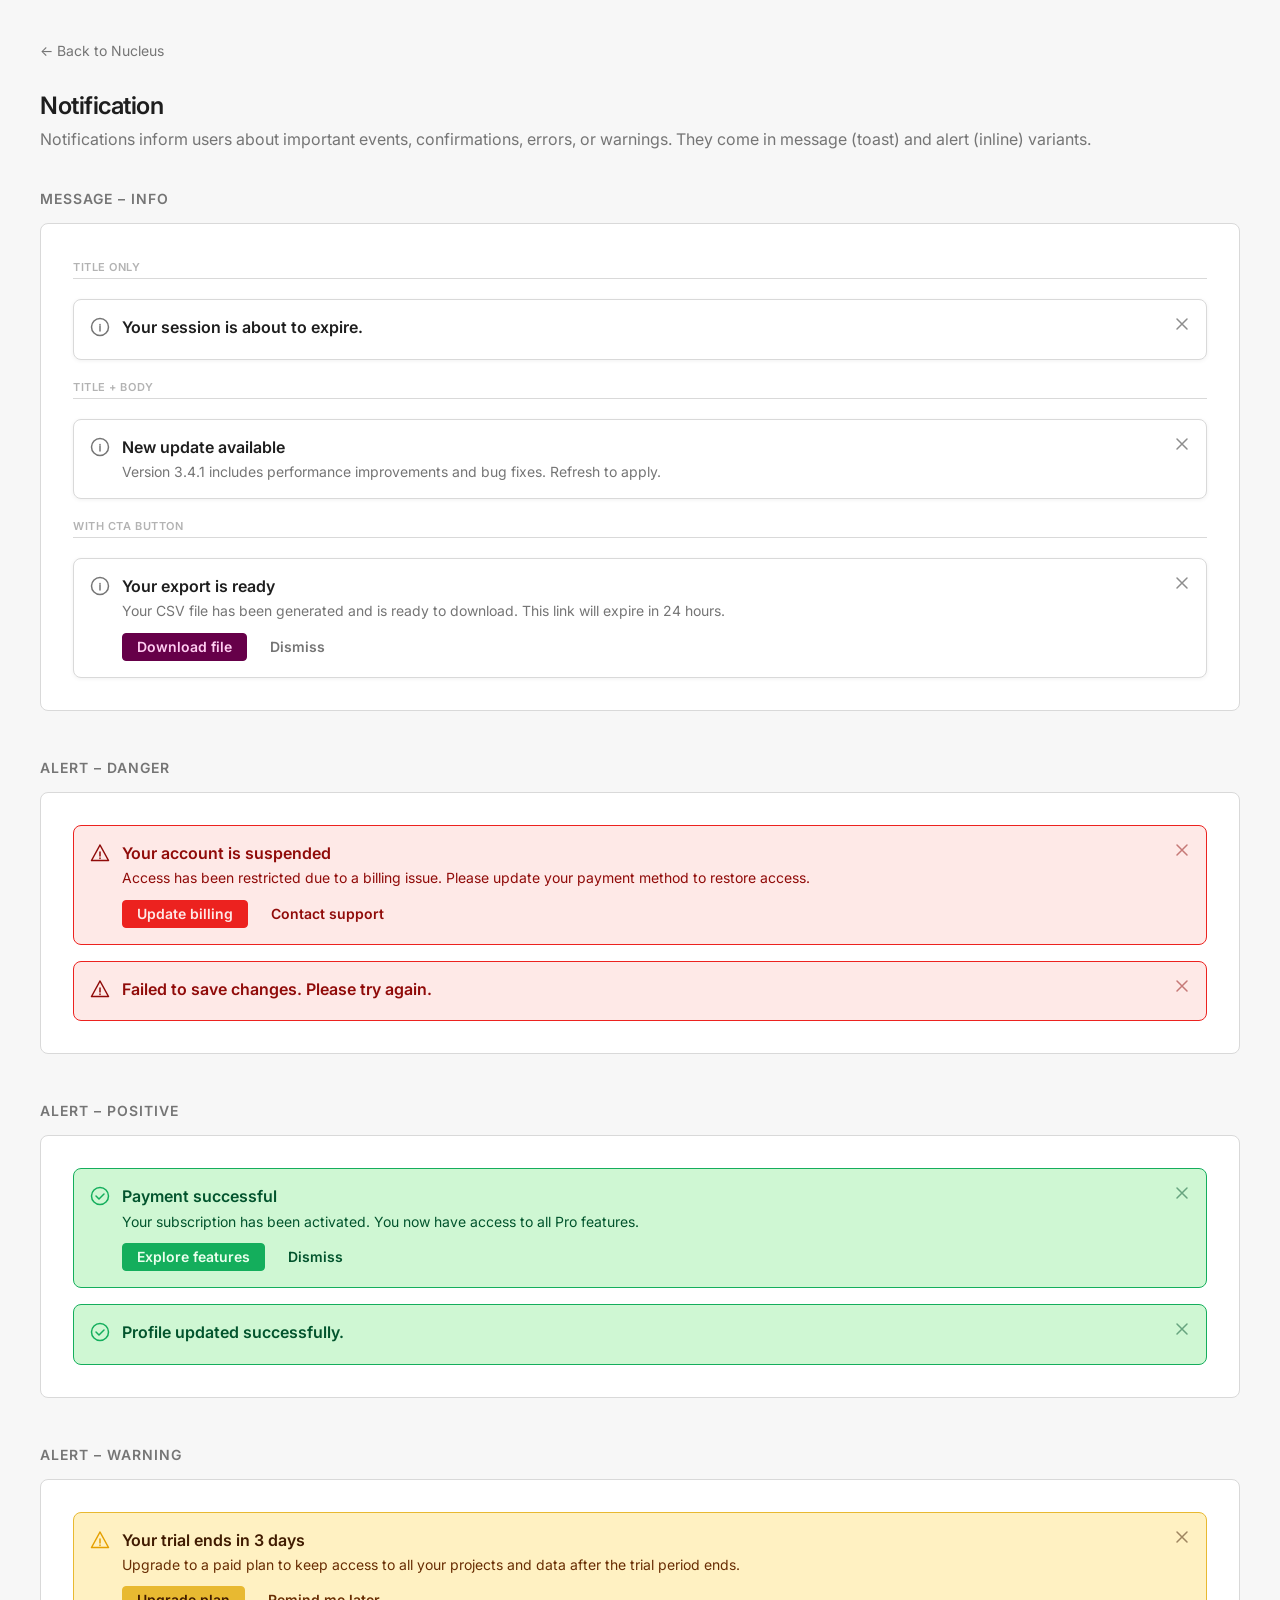
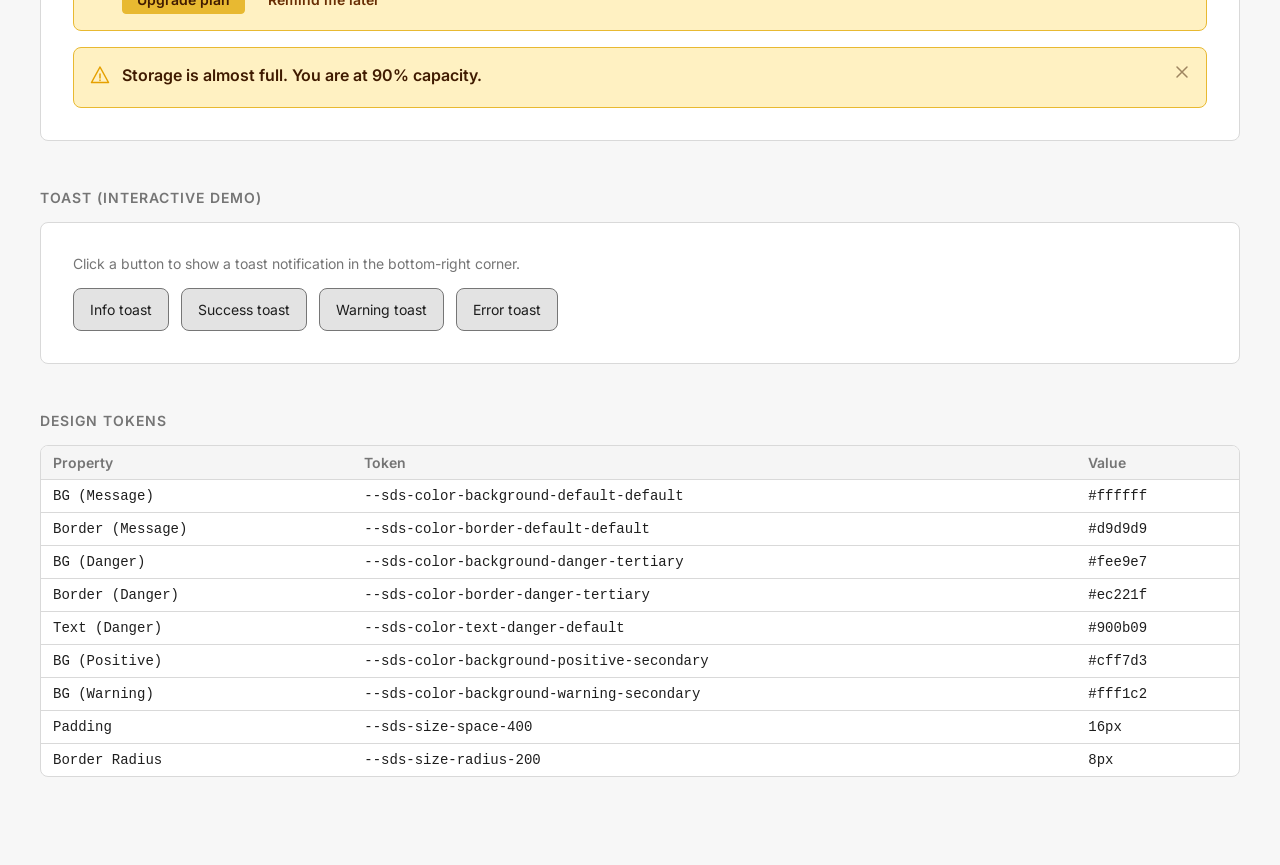
<file: components/notification.html>
<!DOCTYPE html>
<html lang="en">
<head>
  <meta charset="UTF-8" />
  <meta name="viewport" content="width=device-width, initial-scale=1.0" />
  <title>Notification – Nucleus</title>
  <link rel="preconnect" href="https://fonts.googleapis.com" />
  <link rel="preconnect" href="https://fonts.gstatic.com" crossorigin />
  <link href="https://fonts.googleapis.com/css2?family=Inter:wght@400;600&display=swap" rel="stylesheet" />
  <link rel="stylesheet" href="../tokens.css" />
  <style>
    *, *::before, *::after { box-sizing: border-box; margin: 0; padding: 0; }

    body {
      font-family: var(--sds-typography-body-font-family);
      background: #f7f7f7;
      color: var(--sds-color-text-default-default);
      padding: 40px;
    }

    .back-link {
      display: inline-flex;
      align-items: center;
      gap: 6px;
      font-size: var(--sds-typography-body-size-small);
      color: var(--sds-color-text-default-secondary);
      text-decoration: none;
      margin-bottom: 32px;
    }
    .back-link:hover { color: var(--sds-color-text-default-default); }

    h1 {
      font-size: var(--sds-typography-heading-size-base);
      font-weight: var(--sds-typography-heading-font-weight);
      letter-spacing: var(--sds-typography-heading-letter-spacing);
      margin-bottom: 8px;
    }

    .page-desc {
      font-size: var(--sds-typography-body-size-medium);
      color: var(--sds-color-text-default-secondary);
      margin-bottom: 40px;
      line-height: var(--sds-typography-body-line-height);
    }

    .section { margin-bottom: 48px; }

    h2 {
      font-size: var(--sds-typography-body-size-small);
      font-weight: var(--sds-typography-body-font-weight-strong);
      color: var(--sds-color-text-default-secondary);
      text-transform: uppercase;
      letter-spacing: 0.07em;
      margin-bottom: 16px;
    }

    .demo-card {
      background: var(--sds-color-background-default-default);
      border: var(--sds-size-stroke-border) solid var(--sds-color-border-default-default);
      border-radius: var(--sds-size-radius-200);
      padding: 32px;
      display: flex;
      flex-direction: column;
      gap: 16px;
    }

    /* ══════════════════════════════════════════
       NOTIFICATION BASE
    ══════════════════════════════════════════ */
    .notif {
      display: flex;
      gap: var(--sds-size-space-300);
      padding: var(--sds-size-space-400);
      border-radius: var(--sds-size-radius-200);
      border: var(--sds-size-stroke-border) solid transparent;
      position: relative;
      line-height: var(--sds-typography-body-line-height);
    }

    .notif__icon-col {
      display: flex;
      align-items: flex-start;
      flex-shrink: 0;
      padding-top: 1px;
    }

    .notif__icon {
      width: 20px;
      height: 20px;
      display: flex;
      align-items: center;
      justify-content: center;
    }

    .notif__icon svg {
      width: 20px;
      height: 20px;
    }

    .notif__body {
      flex: 1;
      min-width: 0;
    }

    .notif__title {
      font-size: var(--sds-typography-body-size-medium);
      font-weight: var(--sds-typography-body-font-weight-strong);
      margin-bottom: 4px;
    }

    .notif__message {
      font-size: var(--sds-typography-body-size-small);
      line-height: var(--sds-typography-body-line-height);
      margin-bottom: 12px;
    }

    .notif__message:last-child { margin-bottom: 0; }

    .notif__actions {
      display: flex;
      gap: 8px;
      flex-wrap: wrap;
      margin-top: 12px;
    }

    .notif__dismiss {
      position: absolute;
      top: var(--sds-size-space-300);
      right: var(--sds-size-space-300);
      display: flex;
      align-items: center;
      justify-content: center;
      width: 24px;
      height: 24px;
      border-radius: var(--sds-size-radius-100);
      border: none;
      background: transparent;
      cursor: pointer;
      padding: 0;
      color: inherit;
      opacity: 0.5;
      transition: opacity 0.1s, background 0.1s;
    }

    .notif__dismiss:hover {
      opacity: 1;
      background: rgba(0, 0, 0, 0.06);
    }

    .notif__dismiss svg {
      width: 14px;
      height: 14px;
    }

    /* ── CTA / Action button inside notification ── */
    .notif__btn {
      display: inline-flex;
      align-items: center;
      justify-content: center;
      padding: 6px 14px;
      border-radius: var(--sds-size-radius-100);
      border: var(--sds-size-stroke-border) solid transparent;
      font-family: var(--sds-typography-body-font-family);
      font-size: var(--sds-typography-body-size-small);
      font-weight: var(--sds-typography-body-font-weight-strong);
      cursor: pointer;
      text-decoration: none;
      line-height: 1;
      transition: background 0.15s, border-color 0.15s;
    }

    /* ══════════════════════════════════════════
       MESSAGE (Info) VARIANT
    ══════════════════════════════════════════ */
    .notif--message {
      background: var(--sds-color-background-default-default);
      border-color: var(--sds-color-border-default-default);
      color: var(--sds-color-text-default-default);
      box-shadow: 0 1px 4px rgba(0, 0, 0, 0.06);
    }

    .notif--message .notif__icon { color: var(--sds-color-text-default-secondary); }
    .notif--message .notif__message { color: var(--sds-color-text-default-secondary); }

    .notif--message .notif__btn--primary {
      background: var(--sds-color-background-brand-default);
      border-color: var(--sds-color-border-brand-default);
      color: var(--sds-color-text-brand-on-brand);
    }
    .notif--message .notif__btn--primary:hover {
      background: var(--sds-color-background-brand-hover);
    }

    .notif--message .notif__btn--ghost {
      background: transparent;
      border-color: transparent;
      color: var(--sds-color-text-default-secondary);
    }
    .notif--message .notif__btn--ghost:hover {
      background: var(--sds-color-background-default-secondary);
      border-color: var(--sds-color-border-default-default);
    }

    /* ══════════════════════════════════════════
       ALERT VARIANTS
    ══════════════════════════════════════════ */

    /* Danger */
    .notif--danger {
      background: var(--sds-color-background-danger-tertiary);
      border-color: var(--sds-color-border-danger-tertiary);
      color: var(--sds-color-text-danger-default);
    }

    .notif--danger .notif__icon { color: var(--sds-color-text-danger-default); }
    .notif--danger .notif__message { color: var(--sds-color-text-danger-on-danger-secondary); }
    .notif--danger .notif__title { color: var(--sds-color-text-danger-default); }

    .notif--danger .notif__btn--primary {
      background: var(--sds-color-background-danger-default);
      border-color: var(--sds-color-background-danger-default);
      color: var(--sds-color-text-danger-on-danger);
    }
    .notif--danger .notif__btn--primary:hover {
      background: var(--sds-color-background-danger-hover);
    }

    .notif--danger .notif__btn--ghost {
      background: transparent;
      border-color: transparent;
      color: var(--sds-color-text-danger-default);
    }
    .notif--danger .notif__btn--ghost:hover {
      background: var(--sds-color-background-danger-secondary);
      border-color: var(--sds-color-border-danger-default);
    }

    /* Positive */
    .notif--positive {
      background: var(--sds-color-background-positive-secondary);
      border-color: var(--sds-color-background-positive-default);
      color: var(--sds-color-text-positive-on-positive-secondary);
    }

    .notif--positive .notif__icon { color: var(--sds-color-background-positive-default); }
    .notif--positive .notif__message { color: var(--sds-color-text-positive-on-positive-secondary); }
    .notif--positive .notif__title { color: var(--sds-color-text-positive-on-positive-secondary); }

    .notif--positive .notif__btn--primary {
      background: var(--sds-color-background-positive-default);
      border-color: var(--sds-color-background-positive-default);
      color: var(--sds-color-text-positive-on-positive);
    }
    .notif--positive .notif__btn--primary:hover {
      background: var(--sds-color-background-positive-hover);
    }

    .notif--positive .notif__btn--ghost {
      background: transparent;
      border-color: transparent;
      color: var(--sds-color-text-positive-on-positive-secondary);
    }

    /* Warning */
    .notif--warning {
      background: var(--sds-color-background-warning-secondary);
      border-color: var(--sds-color-background-warning-default);
      color: var(--sds-color-text-warning-on-warning);
    }

    .notif--warning .notif__icon { color: var(--sds-color-background-warning-hover); }
    .notif--warning .notif__message { color: var(--sds-color-text-warning-on-warning-secondary); }
    .notif--warning .notif__title { color: var(--sds-color-text-warning-on-warning); }

    .notif--warning .notif__btn--primary {
      background: var(--sds-color-background-warning-default);
      border-color: var(--sds-color-background-warning-default);
      color: var(--sds-color-text-warning-on-warning);
    }
    .notif--warning .notif__btn--primary:hover {
      background: var(--sds-color-background-warning-hover);
    }

    .notif--warning .notif__btn--ghost {
      background: transparent;
      border-color: transparent;
      color: var(--sds-color-text-warning-on-warning-secondary);
    }

    /* ══════════════════════════════════════════
       TOAST (fixed bottom-right)
    ══════════════════════════════════════════ */
    .toast-container {
      position: fixed;
      bottom: 24px;
      right: 24px;
      z-index: 1000;
      display: flex;
      flex-direction: column;
      gap: 10px;
      max-width: 380px;
      width: 100%;
      pointer-events: none;
    }

    .toast-container .notif {
      pointer-events: auto;
      box-shadow: 0 4px 16px rgba(0, 0, 0, 0.12);
    }

    /* ── Toast trigger ── */
    .toast-trigger-area {
      display: flex;
      gap: 10px;
      flex-wrap: wrap;
      margin-bottom: 8px;
    }

    .btn {
      display: inline-flex;
      align-items: center;
      gap: 6px;
      padding: var(--sds-size-space-300) var(--sds-size-space-400);
      border-radius: var(--sds-size-radius-200);
      border: 1px solid transparent;
      font-family: var(--sds-typography-body-font-family);
      font-size: var(--sds-typography-body-size-small);
      font-weight: var(--sds-typography-body-font-weight-regular);
      cursor: pointer;
      transition: background 0.15s;
    }

    .btn--neutral {
      background: var(--sds-color-background-neutral-tertiary);
      border-color: var(--sds-color-border-neutral-secondary);
      color: var(--sds-color-text-default-default);
    }
    .btn--neutral:hover { background: var(--sds-color-background-neutral-tertiary-hover); }

    /* Token table */
    .token-table {
      width: 100%;
      border-collapse: collapse;
      font-size: var(--sds-typography-body-size-small);
    }
    .token-table th {
      text-align: left;
      padding: 8px 12px;
      background: var(--sds-color-background-default-secondary);
      font-weight: var(--sds-typography-body-font-weight-strong);
      color: var(--sds-color-text-default-secondary);
      border-bottom: 1px solid var(--sds-color-border-default-default);
    }
    .token-table td {
      padding: 8px 12px;
      border-bottom: 1px solid var(--sds-color-border-default-default);
      color: var(--sds-color-text-default-default);
      font-family: 'Courier New', monospace;
    }
    .token-table tr:last-child td { border-bottom: none; }

    /* Divider */
    .divider-label {
      font-size: 11px;
      font-weight: 600;
      color: var(--sds-color-text-default-tertiary);
      text-transform: uppercase;
      letter-spacing: 0.05em;
      padding: 4px 0;
      border-bottom: 1px solid var(--sds-color-border-default-default);
      margin-bottom: 4px;
    }
  </style>
</head>
<body>

  <a href="../index.html" class="back-link">← Back to Nucleus</a>

  <h1>Notification</h1>
  <p class="page-desc">Notifications inform users about important events, confirmations, errors, or warnings. They come in message (toast) and alert (inline) variants.</p>

  <!-- MESSAGE VARIANT -->
  <div class="section">
    <h2>Message – Info</h2>
    <div class="demo-card">

      <!-- Title only -->
      <p class="divider-label">Title only</p>
      <div class="notif notif--message" role="status">
        <div class="notif__icon-col">
          <div class="notif__icon">
            <svg viewBox="0 0 20 20" fill="none" xmlns="http://www.w3.org/2000/svg" aria-hidden="true">
              <circle cx="10" cy="10" r="8.5" stroke="currentColor" stroke-width="1.5"/>
              <path d="M10 9v5M10 7.5v.5" stroke="currentColor" stroke-width="1.5" stroke-linecap="round"/>
            </svg>
          </div>
        </div>
        <div class="notif__body">
          <p class="notif__title">Your session is about to expire.</p>
        </div>
        <button class="notif__dismiss" aria-label="Dismiss notification">
          <svg viewBox="0 0 14 14" fill="none" xmlns="http://www.w3.org/2000/svg" aria-hidden="true">
            <path d="M2 2l10 10M12 2 2 12" stroke="currentColor" stroke-width="1.5" stroke-linecap="round"/>
          </svg>
        </button>
      </div>

      <!-- Title + body -->
      <p class="divider-label">Title + body</p>
      <div class="notif notif--message" role="status">
        <div class="notif__icon-col">
          <div class="notif__icon">
            <svg viewBox="0 0 20 20" fill="none" xmlns="http://www.w3.org/2000/svg" aria-hidden="true">
              <circle cx="10" cy="10" r="8.5" stroke="currentColor" stroke-width="1.5"/>
              <path d="M10 9v5M10 7.5v.5" stroke="currentColor" stroke-width="1.5" stroke-linecap="round"/>
            </svg>
          </div>
        </div>
        <div class="notif__body">
          <p class="notif__title">New update available</p>
          <p class="notif__message">Version 3.4.1 includes performance improvements and bug fixes. Refresh to apply.</p>
        </div>
        <button class="notif__dismiss" aria-label="Dismiss notification">
          <svg viewBox="0 0 14 14" fill="none" xmlns="http://www.w3.org/2000/svg" aria-hidden="true">
            <path d="M2 2l10 10M12 2 2 12" stroke="currentColor" stroke-width="1.5" stroke-linecap="round"/>
          </svg>
        </button>
      </div>

      <!-- With CTA -->
      <p class="divider-label">With CTA button</p>
      <div class="notif notif--message" role="status">
        <div class="notif__icon-col">
          <div class="notif__icon">
            <svg viewBox="0 0 20 20" fill="none" xmlns="http://www.w3.org/2000/svg" aria-hidden="true">
              <circle cx="10" cy="10" r="8.5" stroke="currentColor" stroke-width="1.5"/>
              <path d="M10 9v5M10 7.5v.5" stroke="currentColor" stroke-width="1.5" stroke-linecap="round"/>
            </svg>
          </div>
        </div>
        <div class="notif__body">
          <p class="notif__title">Your export is ready</p>
          <p class="notif__message">Your CSV file has been generated and is ready to download. This link will expire in 24 hours.</p>
          <div class="notif__actions">
            <button class="notif__btn notif__btn--primary">Download file</button>
            <button class="notif__btn notif__btn--ghost">Dismiss</button>
          </div>
        </div>
        <button class="notif__dismiss" aria-label="Dismiss notification">
          <svg viewBox="0 0 14 14" fill="none" xmlns="http://www.w3.org/2000/svg" aria-hidden="true">
            <path d="M2 2l10 10M12 2 2 12" stroke="currentColor" stroke-width="1.5" stroke-linecap="round"/>
          </svg>
        </button>
      </div>

    </div>
  </div>

  <!-- ALERT VARIANTS -->
  <div class="section">
    <h2>Alert – Danger</h2>
    <div class="demo-card">

      <div class="notif notif--danger" role="alert">
        <div class="notif__icon-col">
          <div class="notif__icon">
            <svg viewBox="0 0 20 20" fill="none" xmlns="http://www.w3.org/2000/svg" aria-hidden="true">
              <path d="M10 2L1.5 17.5h17L10 2z" stroke="currentColor" stroke-width="1.5" stroke-linejoin="round"/>
              <path d="M10 9v4M10 15v.5" stroke="currentColor" stroke-width="1.5" stroke-linecap="round"/>
            </svg>
          </div>
        </div>
        <div class="notif__body">
          <p class="notif__title">Your account is suspended</p>
          <p class="notif__message">Access has been restricted due to a billing issue. Please update your payment method to restore access.</p>
          <div class="notif__actions">
            <button class="notif__btn notif__btn--primary">Update billing</button>
            <button class="notif__btn notif__btn--ghost">Contact support</button>
          </div>
        </div>
        <button class="notif__dismiss" aria-label="Dismiss notification">
          <svg viewBox="0 0 14 14" fill="none" xmlns="http://www.w3.org/2000/svg" aria-hidden="true">
            <path d="M2 2l10 10M12 2 2 12" stroke="currentColor" stroke-width="1.5" stroke-linecap="round"/>
          </svg>
        </button>
      </div>

      <!-- Danger minimal -->
      <div class="notif notif--danger" role="alert">
        <div class="notif__icon-col">
          <div class="notif__icon">
            <svg viewBox="0 0 20 20" fill="none" xmlns="http://www.w3.org/2000/svg" aria-hidden="true">
              <path d="M10 2L1.5 17.5h17L10 2z" stroke="currentColor" stroke-width="1.5" stroke-linejoin="round"/>
              <path d="M10 9v4M10 15v.5" stroke="currentColor" stroke-width="1.5" stroke-linecap="round"/>
            </svg>
          </div>
        </div>
        <div class="notif__body">
          <p class="notif__title">Failed to save changes. Please try again.</p>
        </div>
        <button class="notif__dismiss" aria-label="Dismiss notification">
          <svg viewBox="0 0 14 14" fill="none" xmlns="http://www.w3.org/2000/svg" aria-hidden="true">
            <path d="M2 2l10 10M12 2 2 12" stroke="currentColor" stroke-width="1.5" stroke-linecap="round"/>
          </svg>
        </button>
      </div>

    </div>
  </div>

  <div class="section">
    <h2>Alert – Positive</h2>
    <div class="demo-card">

      <div class="notif notif--positive" role="status">
        <div class="notif__icon-col">
          <div class="notif__icon">
            <svg viewBox="0 0 20 20" fill="none" xmlns="http://www.w3.org/2000/svg" aria-hidden="true">
              <circle cx="10" cy="10" r="8.5" stroke="currentColor" stroke-width="1.5"/>
              <path d="M6 10l3 3 5-5" stroke="currentColor" stroke-width="1.5" stroke-linecap="round" stroke-linejoin="round"/>
            </svg>
          </div>
        </div>
        <div class="notif__body">
          <p class="notif__title">Payment successful</p>
          <p class="notif__message">Your subscription has been activated. You now have access to all Pro features.</p>
          <div class="notif__actions">
            <button class="notif__btn notif__btn--primary">Explore features</button>
            <button class="notif__btn notif__btn--ghost">Dismiss</button>
          </div>
        </div>
        <button class="notif__dismiss" aria-label="Dismiss notification">
          <svg viewBox="0 0 14 14" fill="none" xmlns="http://www.w3.org/2000/svg" aria-hidden="true">
            <path d="M2 2l10 10M12 2 2 12" stroke="currentColor" stroke-width="1.5" stroke-linecap="round"/>
          </svg>
        </button>
      </div>

      <div class="notif notif--positive" role="status">
        <div class="notif__icon-col">
          <div class="notif__icon">
            <svg viewBox="0 0 20 20" fill="none" xmlns="http://www.w3.org/2000/svg" aria-hidden="true">
              <circle cx="10" cy="10" r="8.5" stroke="currentColor" stroke-width="1.5"/>
              <path d="M6 10l3 3 5-5" stroke="currentColor" stroke-width="1.5" stroke-linecap="round" stroke-linejoin="round"/>
            </svg>
          </div>
        </div>
        <div class="notif__body">
          <p class="notif__title">Profile updated successfully.</p>
        </div>
        <button class="notif__dismiss" aria-label="Dismiss notification">
          <svg viewBox="0 0 14 14" fill="none" xmlns="http://www.w3.org/2000/svg" aria-hidden="true">
            <path d="M2 2l10 10M12 2 2 12" stroke="currentColor" stroke-width="1.5" stroke-linecap="round"/>
          </svg>
        </button>
      </div>

    </div>
  </div>

  <div class="section">
    <h2>Alert – Warning</h2>
    <div class="demo-card">

      <div class="notif notif--warning" role="alert">
        <div class="notif__icon-col">
          <div class="notif__icon">
            <svg viewBox="0 0 20 20" fill="none" xmlns="http://www.w3.org/2000/svg" aria-hidden="true">
              <path d="M10 2L1.5 17.5h17L10 2z" stroke="currentColor" stroke-width="1.5" stroke-linejoin="round"/>
              <path d="M10 9v4M10 15v.5" stroke="currentColor" stroke-width="1.5" stroke-linecap="round"/>
            </svg>
          </div>
        </div>
        <div class="notif__body">
          <p class="notif__title">Your trial ends in 3 days</p>
          <p class="notif__message">Upgrade to a paid plan to keep access to all your projects and data after the trial period ends.</p>
          <div class="notif__actions">
            <button class="notif__btn notif__btn--primary">Upgrade plan</button>
            <button class="notif__btn notif__btn--ghost">Remind me later</button>
          </div>
        </div>
        <button class="notif__dismiss" aria-label="Dismiss notification">
          <svg viewBox="0 0 14 14" fill="none" xmlns="http://www.w3.org/2000/svg" aria-hidden="true">
            <path d="M2 2l10 10M12 2 2 12" stroke="currentColor" stroke-width="1.5" stroke-linecap="round"/>
          </svg>
        </button>
      </div>

      <div class="notif notif--warning" role="alert">
        <div class="notif__icon-col">
          <div class="notif__icon">
            <svg viewBox="0 0 20 20" fill="none" xmlns="http://www.w3.org/2000/svg" aria-hidden="true">
              <path d="M10 2L1.5 17.5h17L10 2z" stroke="currentColor" stroke-width="1.5" stroke-linejoin="round"/>
              <path d="M10 9v4M10 15v.5" stroke="currentColor" stroke-width="1.5" stroke-linecap="round"/>
            </svg>
          </div>
        </div>
        <div class="notif__body">
          <p class="notif__title">Storage is almost full. You are at 90% capacity.</p>
        </div>
        <button class="notif__dismiss" aria-label="Dismiss notification">
          <svg viewBox="0 0 14 14" fill="none" xmlns="http://www.w3.org/2000/svg" aria-hidden="true">
            <path d="M2 2l10 10M12 2 2 12" stroke="currentColor" stroke-width="1.5" stroke-linecap="round"/>
          </svg>
        </button>
      </div>

    </div>
  </div>

  <!-- TOAST DEMO -->
  <div class="section">
    <h2>Toast (interactive demo)</h2>
    <div class="demo-card" style="flex-direction: row; gap: 12px; flex-wrap: wrap;">
      <p style="width: 100%; font-size: var(--sds-typography-body-size-small); color: var(--sds-color-text-default-secondary); margin-bottom: 4px;">Click a button to show a toast notification in the bottom-right corner.</p>
      <button class="btn btn--neutral" onclick="showToast('info')">Info toast</button>
      <button class="btn btn--neutral" onclick="showToast('success')">Success toast</button>
      <button class="btn btn--neutral" onclick="showToast('warning')">Warning toast</button>
      <button class="btn btn--neutral" onclick="showToast('danger')">Error toast</button>
    </div>
  </div>

  <!-- DESIGN TOKENS -->
  <div class="section">
    <h2>Design Tokens</h2>
    <div class="demo-card" style="padding: 0; overflow: hidden;">
      <table class="token-table">
        <thead>
          <tr>
            <th>Property</th>
            <th>Token</th>
            <th>Value</th>
          </tr>
        </thead>
        <tbody>
          <tr><td>BG (Message)</td><td>--sds-color-background-default-default</td><td>#ffffff</td></tr>
          <tr><td>Border (Message)</td><td>--sds-color-border-default-default</td><td>#d9d9d9</td></tr>
          <tr><td>BG (Danger)</td><td>--sds-color-background-danger-tertiary</td><td>#fee9e7</td></tr>
          <tr><td>Border (Danger)</td><td>--sds-color-border-danger-tertiary</td><td>#ec221f</td></tr>
          <tr><td>Text (Danger)</td><td>--sds-color-text-danger-default</td><td>#900b09</td></tr>
          <tr><td>BG (Positive)</td><td>--sds-color-background-positive-secondary</td><td>#cff7d3</td></tr>
          <tr><td>BG (Warning)</td><td>--sds-color-background-warning-secondary</td><td>#fff1c2</td></tr>
          <tr><td>Padding</td><td>--sds-size-space-400</td><td>16px</td></tr>
          <tr><td>Border Radius</td><td>--sds-size-radius-200</td><td>8px</td></tr>
        </tbody>
      </table>
    </div>
  </div>

  <!-- Toast container -->
  <div class="toast-container" id="toast-container" aria-live="polite" aria-atomic="false"></div>

  <script>
    // Dismiss buttons
    document.querySelectorAll('.notif__dismiss').forEach(btn => {
      btn.addEventListener('click', () => {
        const notif = btn.closest('.notif');
        if (notif) {
          notif.style.transition = 'opacity 0.2s ease, transform 0.2s ease';
          notif.style.opacity = '0';
          notif.style.transform = 'translateY(-4px)';
          setTimeout(() => notif.remove(), 200);
        }
      });
    });

    // Toast
    const toastTemplates = {
      info: {
        cls: 'notif--message',
        icon: `<circle cx="10" cy="10" r="8.5" stroke="currentColor" stroke-width="1.5"/><path d="M10 9v5M10 7.5v.5" stroke="currentColor" stroke-width="1.5" stroke-linecap="round"/>`,
        title: 'New update available',
        msg: 'Refresh to apply the latest changes.'
      },
      success: {
        cls: 'notif--positive',
        icon: `<circle cx="10" cy="10" r="8.5" stroke="currentColor" stroke-width="1.5"/><path d="M6 10l3 3 5-5" stroke="currentColor" stroke-width="1.5" stroke-linecap="round" stroke-linejoin="round"/>`,
        title: 'Changes saved',
        msg: 'Your settings have been updated successfully.'
      },
      warning: {
        cls: 'notif--warning',
        icon: `<path d="M10 2L1.5 17.5h17L10 2z" stroke="currentColor" stroke-width="1.5" stroke-linejoin="round"/><path d="M10 9v4M10 15v.5" stroke="currentColor" stroke-width="1.5" stroke-linecap="round"/>`,
        title: 'Action required',
        msg: 'Please complete your profile to continue.'
      },
      danger: {
        cls: 'notif--danger',
        icon: `<path d="M10 2L1.5 17.5h17L10 2z" stroke="currentColor" stroke-width="1.5" stroke-linejoin="round"/><path d="M10 9v4M10 15v.5" stroke="currentColor" stroke-width="1.5" stroke-linecap="round"/>`,
        title: 'Something went wrong',
        msg: 'We could not complete your request. Please try again.'
      }
    };

    function showToast(type) {
      const t = toastTemplates[type];
      const container = document.getElementById('toast-container');
      const el = document.createElement('div');
      el.className = `notif ${t.cls}`;
      el.setAttribute('role', type === 'danger' || type === 'warning' ? 'alert' : 'status');
      el.style.opacity = '0';
      el.style.transform = 'translateY(8px)';
      el.innerHTML = `
        <div class="notif__icon-col">
          <div class="notif__icon">
            <svg viewBox="0 0 20 20" fill="none" xmlns="http://www.w3.org/2000/svg" aria-hidden="true">
              ${t.icon}
            </svg>
          </div>
        </div>
        <div class="notif__body">
          <p class="notif__title">${t.title}</p>
          <p class="notif__message">${t.msg}</p>
        </div>
        <button class="notif__dismiss" aria-label="Dismiss notification">
          <svg viewBox="0 0 14 14" fill="none" xmlns="http://www.w3.org/2000/svg" aria-hidden="true">
            <path d="M2 2l10 10M12 2 2 12" stroke="currentColor" stroke-width="1.5" stroke-linecap="round"/>
          </svg>
        </button>
      `;
      container.appendChild(el);

      el.style.transition = 'opacity 0.2s ease, transform 0.2s ease';
      requestAnimationFrame(() => {
        el.style.opacity = '1';
        el.style.transform = 'translateY(0)';
      });

      el.querySelector('.notif__dismiss').addEventListener('click', () => {
        el.style.opacity = '0';
        el.style.transform = 'translateY(4px)';
        setTimeout(() => el.remove(), 200);
      });

      setTimeout(() => {
        if (el.parentNode) {
          el.style.opacity = '0';
          el.style.transform = 'translateY(4px)';
          setTimeout(() => el.remove(), 200);
        }
      }, 4000);
    }
  </script>

</body>
</html>
</file>
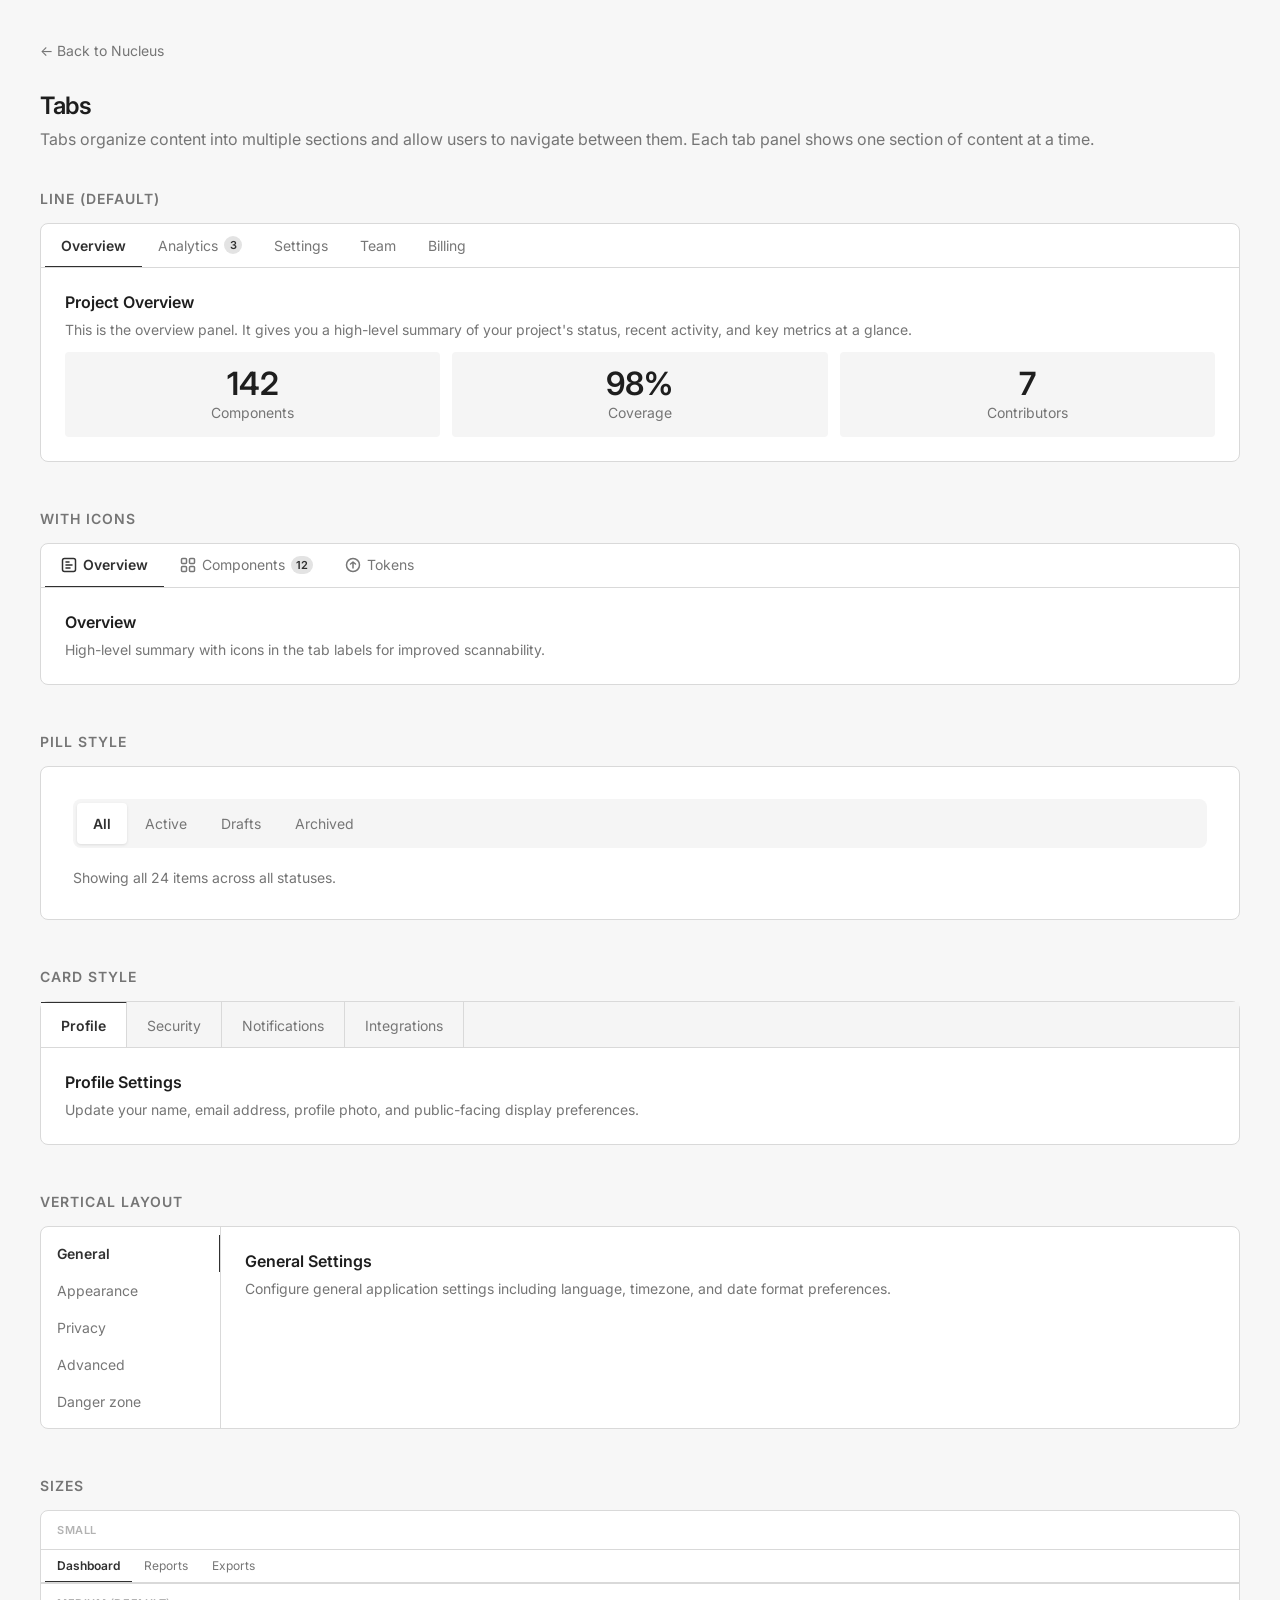
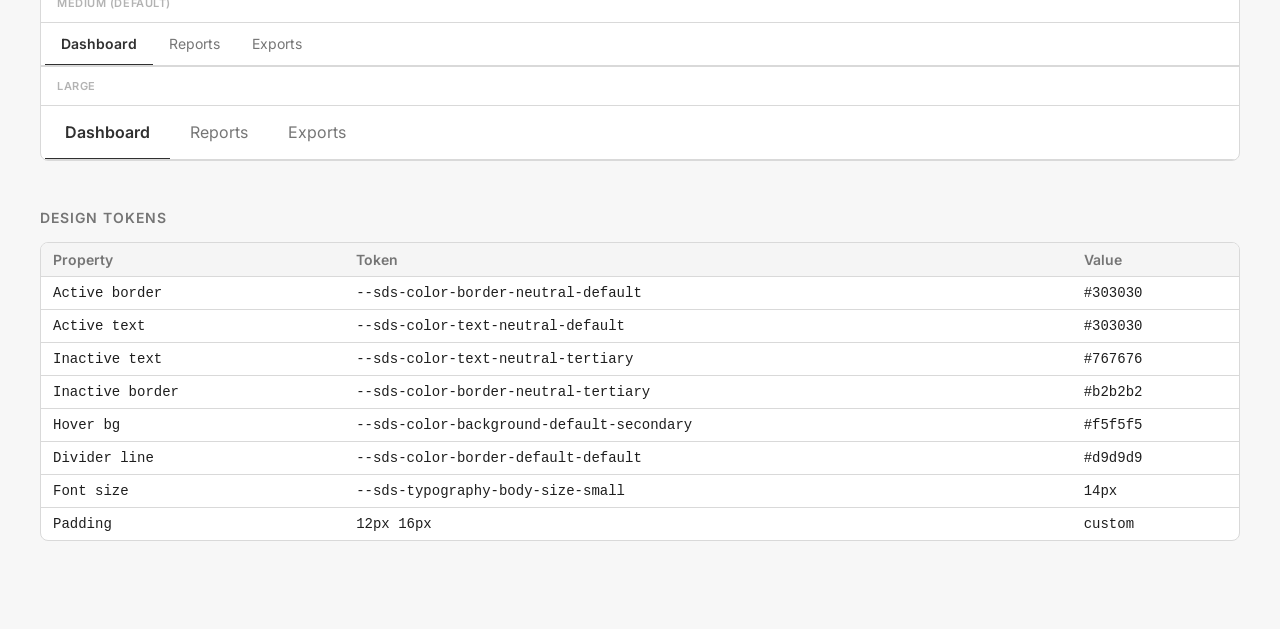
<file: components/tabs.html>
<!DOCTYPE html>
<html lang="en">
<head>
  <meta charset="UTF-8" />
  <meta name="viewport" content="width=device-width, initial-scale=1.0" />
  <title>Tabs – Nucleus</title>
  <link rel="preconnect" href="https://fonts.googleapis.com" />
  <link rel="preconnect" href="https://fonts.gstatic.com" crossorigin />
  <link href="https://fonts.googleapis.com/css2?family=Inter:wght@400;600&display=swap" rel="stylesheet" />
  <link rel="stylesheet" href="../tokens.css" />
  <style>
    *, *::before, *::after { box-sizing: border-box; margin: 0; padding: 0; }

    body {
      font-family: var(--sds-typography-body-font-family);
      background: #f7f7f7;
      color: var(--sds-color-text-default-default);
      padding: 40px;
    }

    .back-link {
      display: inline-flex;
      align-items: center;
      gap: 6px;
      font-size: var(--sds-typography-body-size-small);
      color: var(--sds-color-text-default-secondary);
      text-decoration: none;
      margin-bottom: 32px;
    }
    .back-link:hover { color: var(--sds-color-text-default-default); }

    h1 {
      font-size: var(--sds-typography-heading-size-base);
      font-weight: var(--sds-typography-heading-font-weight);
      letter-spacing: var(--sds-typography-heading-letter-spacing);
      margin-bottom: 8px;
    }

    .page-desc {
      font-size: var(--sds-typography-body-size-medium);
      color: var(--sds-color-text-default-secondary);
      margin-bottom: 40px;
      line-height: var(--sds-typography-body-line-height);
    }

    .section { margin-bottom: 48px; }

    h2 {
      font-size: var(--sds-typography-body-size-small);
      font-weight: var(--sds-typography-body-font-weight-strong);
      color: var(--sds-color-text-default-secondary);
      text-transform: uppercase;
      letter-spacing: 0.07em;
      margin-bottom: 16px;
    }

    .demo-card {
      background: var(--sds-color-background-default-default);
      border: var(--sds-size-stroke-border) solid var(--sds-color-border-default-default);
      border-radius: var(--sds-size-radius-200);
      overflow: hidden;
    }

    /* ══════════════════════════════════════════
       TABS – LINE STYLE (default)
    ══════════════════════════════════════════ */
    .tabs {
      display: flex;
      flex-direction: column;
    }

    .tabs__nav {
      display: flex;
      border-bottom: 1px solid var(--sds-color-border-default-default);
      gap: 0;
      padding: 0 4px;
      overflow-x: auto;
      -webkit-overflow-scrolling: touch;
      scrollbar-width: none;
    }
    .tabs__nav::-webkit-scrollbar { display: none; }

    .tabs__tab {
      display: inline-flex;
      align-items: center;
      gap: 6px;
      padding: 12px 16px;
      border: none;
      border-bottom: 2px solid transparent;
      background: transparent;
      font-family: var(--sds-typography-body-font-family);
      font-size: var(--sds-typography-body-size-small);
      font-weight: var(--sds-typography-body-font-weight-regular);
      color: var(--sds-color-text-neutral-tertiary);
      cursor: pointer;
      white-space: nowrap;
      margin-bottom: -1px;
      transition: color 0.15s ease, border-color 0.15s ease, background 0.15s ease;
      border-radius: var(--sds-size-radius-100) var(--sds-size-radius-100) 0 0;
      position: relative;
    }

    .tabs__tab:hover:not(.tabs__tab--active) {
      color: var(--sds-color-text-neutral-default);
      background: var(--sds-color-background-default-secondary);
    }

    .tabs__tab--active {
      color: var(--sds-color-text-neutral-default);
      border-bottom-color: var(--sds-color-border-neutral-default);
      font-weight: var(--sds-typography-body-font-weight-strong);
    }

    .tabs__tab:focus-visible {
      outline: 2px solid var(--sds-color-border-brand-default);
      outline-offset: -2px;
    }

    /* Badge inside tab */
    .tabs__badge {
      display: inline-flex;
      align-items: center;
      justify-content: center;
      min-width: 18px;
      height: 18px;
      padding: 0 5px;
      border-radius: var(--sds-size-radius-full);
      font-size: 11px;
      font-weight: 600;
      background: var(--sds-color-background-neutral-tertiary);
      color: var(--sds-color-text-neutral-default);
    }

    .tabs__tab--active .tabs__badge {
      background: var(--sds-color-background-brand-default);
      color: var(--sds-color-text-brand-on-brand);
    }

    /* Tab icon */
    .tabs__tab svg {
      width: 16px;
      height: 16px;
      flex-shrink: 0;
    }

    /* Content panels */
    .tabs__panels {
      padding: 24px;
    }

    .tabs__panel {
      display: none;
      animation: fadeIn 0.15s ease;
    }

    .tabs__panel--active { display: block; }

    @keyframes fadeIn {
      from { opacity: 0; transform: translateY(3px); }
      to   { opacity: 1; transform: translateY(0); }
    }

    .panel-title {
      font-size: var(--sds-typography-body-size-medium);
      font-weight: var(--sds-typography-body-font-weight-strong);
      margin-bottom: 8px;
      color: var(--sds-color-text-default-default);
    }

    .panel-body {
      font-size: var(--sds-typography-body-size-small);
      color: var(--sds-color-text-default-secondary);
      line-height: var(--sds-typography-body-line-height);
    }

    /* ══════════════════════════════════════════
       TABS – PILL STYLE
    ══════════════════════════════════════════ */
    .tabs--pill .tabs__nav {
      border-bottom: none;
      background: var(--sds-color-background-default-secondary);
      border-radius: var(--sds-size-radius-200);
      padding: 4px;
      gap: 2px;
    }

    .tabs--pill .tabs__tab {
      border-bottom: none;
      border-radius: var(--sds-size-radius-100);
      margin-bottom: 0;
    }

    .tabs--pill .tabs__tab--active {
      background: var(--sds-color-background-default-default);
      box-shadow: 0 1px 3px rgba(0, 0, 0, 0.1);
      color: var(--sds-color-text-neutral-default);
    }

    .tabs--pill .tabs__tab:hover:not(.tabs__tab--active) {
      background: rgba(0, 0, 0, 0.04);
    }

    /* ══════════════════════════════════════════
       TABS – CARD STYLE
    ══════════════════════════════════════════ */
    .tabs--card .tabs__nav {
      background: var(--sds-color-background-default-secondary);
      gap: 0;
      padding: 0;
      border-bottom-color: var(--sds-color-border-default-default);
    }

    .tabs--card .tabs__tab {
      padding: 14px 20px;
      border-radius: 0;
      border-bottom: none;
      border-right: 1px solid var(--sds-color-border-default-default);
    }

    .tabs--card .tabs__tab--active {
      background: var(--sds-color-background-default-default);
      color: var(--sds-color-text-neutral-default);
      border-top: 2px solid var(--sds-color-border-neutral-default);
      margin-top: -1px;
    }

    .tabs--card .tabs__tab:hover:not(.tabs__tab--active) {
      background: var(--sds-color-background-default-default);
    }

    /* ══════════════════════════════════════════
       VERTICAL TABS
    ══════════════════════════════════════════ */
    .tabs--vertical {
      flex-direction: row;
    }

    .tabs--vertical .tabs__nav {
      flex-direction: column;
      border-bottom: none;
      border-right: 1px solid var(--sds-color-border-default-default);
      padding: 8px 0;
      min-width: 180px;
      flex-shrink: 0;
      overflow-x: visible;
      overflow-y: auto;
    }

    .tabs--vertical .tabs__tab {
      border-bottom: none;
      border-right: 2px solid transparent;
      border-radius: var(--sds-size-radius-100) 0 0 var(--sds-size-radius-100);
      margin-bottom: 0;
      margin-right: -1px;
      padding: 10px 16px;
      justify-content: flex-start;
    }

    .tabs--vertical .tabs__tab--active {
      border-right-color: var(--sds-color-border-neutral-default);
    }

    .tabs--vertical .tabs__tab:hover:not(.tabs__tab--active) {
      background: var(--sds-color-background-default-secondary);
    }

    .tabs--vertical .tabs__panels {
      flex: 1;
    }

    /* ══════════════════════════════════════════
       TABS – SIZE VARIANTS
    ══════════════════════════════════════════ */
    .tabs--sm .tabs__tab {
      padding: 8px 12px;
      font-size: 12px;
    }

    .tabs--lg .tabs__tab {
      padding: 16px 20px;
      font-size: var(--sds-typography-body-size-medium);
    }

    /* Token table */
    .token-table {
      width: 100%;
      border-collapse: collapse;
      font-size: var(--sds-typography-body-size-small);
    }
    .token-table th {
      text-align: left;
      padding: 8px 12px;
      background: var(--sds-color-background-default-secondary);
      font-weight: var(--sds-typography-body-font-weight-strong);
      color: var(--sds-color-text-default-secondary);
      border-bottom: 1px solid var(--sds-color-border-default-default);
    }
    .token-table td {
      padding: 8px 12px;
      border-bottom: 1px solid var(--sds-color-border-default-default);
      color: var(--sds-color-text-default-default);
      font-family: 'Courier New', monospace;
    }
    .token-table tr:last-child td { border-bottom: none; }

    .demo-card--plain {
      background: var(--sds-color-background-default-default);
      border: var(--sds-size-stroke-border) solid var(--sds-color-border-default-default);
      border-radius: var(--sds-size-radius-200);
      padding: 32px;
    }

    .placeholder-img {
      background: linear-gradient(135deg, #e3e3e3 0%, #c9c9c9 100%);
      border-radius: var(--sds-size-radius-100);
      height: 120px;
      display: flex;
      align-items: center;
      justify-content: center;
      color: var(--sds-color-text-default-secondary);
      font-size: var(--sds-typography-body-size-small);
      margin-top: 12px;
    }

    .stat-grid {
      display: grid;
      grid-template-columns: repeat(3, 1fr);
      gap: 12px;
      margin-top: 12px;
    }

    .stat-card {
      background: var(--sds-color-background-default-secondary);
      border-radius: var(--sds-size-radius-100);
      padding: 16px;
      text-align: center;
    }

    .stat-card__value {
      font-size: var(--sds-typography-scale-06);
      font-weight: var(--sds-typography-heading-font-weight);
      color: var(--sds-color-text-default-default);
      line-height: 1;
    }

    .stat-card__label {
      font-size: var(--sds-typography-body-size-small);
      color: var(--sds-color-text-default-secondary);
      margin-top: 4px;
    }
  </style>
</head>
<body>

  <a href="../index.html" class="back-link">← Back to Nucleus</a>

  <h1>Tabs</h1>
  <p class="page-desc">Tabs organize content into multiple sections and allow users to navigate between them. Each tab panel shows one section of content at a time.</p>

  <!-- LINE TABS (Default) -->
  <div class="section">
    <h2>Line (Default)</h2>
    <div class="demo-card">
      <div class="tabs" id="tabs-line">
        <div class="tabs__nav" role="tablist" aria-label="Main tabs">
          <button class="tabs__tab tabs__tab--active" role="tab" aria-selected="true" aria-controls="panel-overview" id="tab-overview">
            Overview
          </button>
          <button class="tabs__tab" role="tab" aria-selected="false" aria-controls="panel-analytics" id="tab-analytics">
            Analytics
            <span class="tabs__badge">3</span>
          </button>
          <button class="tabs__tab" role="tab" aria-selected="false" aria-controls="panel-settings" id="tab-settings">
            Settings
          </button>
          <button class="tabs__tab" role="tab" aria-selected="false" aria-controls="panel-team" id="tab-team">
            Team
          </button>
          <button class="tabs__tab" role="tab" aria-selected="false" aria-controls="panel-billing" id="tab-billing">
            Billing
          </button>
        </div>
        <div class="tabs__panels">
          <div class="tabs__panel tabs__panel--active" id="panel-overview" role="tabpanel" aria-labelledby="tab-overview">
            <p class="panel-title">Project Overview</p>
            <p class="panel-body">This is the overview panel. It gives you a high-level summary of your project's status, recent activity, and key metrics at a glance.</p>
            <div class="stat-grid">
              <div class="stat-card">
                <div class="stat-card__value">142</div>
                <div class="stat-card__label">Components</div>
              </div>
              <div class="stat-card">
                <div class="stat-card__value">98%</div>
                <div class="stat-card__label">Coverage</div>
              </div>
              <div class="stat-card">
                <div class="stat-card__value">7</div>
                <div class="stat-card__label">Contributors</div>
              </div>
            </div>
          </div>
          <div class="tabs__panel" id="panel-analytics" role="tabpanel" aria-labelledby="tab-analytics">
            <p class="panel-title">Analytics</p>
            <p class="panel-body">Detailed analytics and usage data for your design system components. Track adoption rates, component usage frequency, and identify gaps in coverage.</p>
            <div class="placeholder-img">Chart placeholder</div>
          </div>
          <div class="tabs__panel" id="panel-settings" role="tabpanel" aria-labelledby="tab-settings">
            <p class="panel-title">Settings</p>
            <p class="panel-body">Configure your design system preferences, export options, token formats, and integration settings for connected tools like Figma and Storybook.</p>
          </div>
          <div class="tabs__panel" id="panel-team" role="tabpanel" aria-labelledby="tab-team">
            <p class="panel-title">Team</p>
            <p class="panel-body">Manage team members, roles, and permissions. Invite new contributors and control access levels for different areas of the design system.</p>
          </div>
          <div class="tabs__panel" id="panel-billing" role="tabpanel" aria-labelledby="tab-billing">
            <p class="panel-title">Billing</p>
            <p class="panel-body">View your subscription plan, usage limits, and invoices. Upgrade or downgrade your plan as your team grows.</p>
          </div>
        </div>
      </div>
    </div>
  </div>

  <!-- TABS WITH ICONS -->
  <div class="section">
    <h2>With Icons</h2>
    <div class="demo-card">
      <div class="tabs" id="tabs-icons">
        <div class="tabs__nav" role="tablist" aria-label="Icon tabs">
          <button class="tabs__tab tabs__tab--active" role="tab" aria-selected="true" aria-controls="panel-i-overview" id="tab-i-overview">
            <svg viewBox="0 0 16 16" fill="none" xmlns="http://www.w3.org/2000/svg" aria-hidden="true">
              <rect x="1.5" y="1.5" width="13" height="13" rx="2" stroke="currentColor" stroke-width="1.5"/>
              <path d="M5 8h6M5 11h4M5 5h3" stroke="currentColor" stroke-width="1.5" stroke-linecap="round"/>
            </svg>
            Overview
          </button>
          <button class="tabs__tab" role="tab" aria-selected="false" aria-controls="panel-i-components" id="tab-i-components">
            <svg viewBox="0 0 16 16" fill="none" xmlns="http://www.w3.org/2000/svg" aria-hidden="true">
              <rect x="1.5" y="1.5" width="5" height="5" rx="1" stroke="currentColor" stroke-width="1.5"/>
              <rect x="9.5" y="1.5" width="5" height="5" rx="1" stroke="currentColor" stroke-width="1.5"/>
              <rect x="1.5" y="9.5" width="5" height="5" rx="1" stroke="currentColor" stroke-width="1.5"/>
              <rect x="9.5" y="9.5" width="5" height="5" rx="1" stroke="currentColor" stroke-width="1.5"/>
            </svg>
            Components
            <span class="tabs__badge">12</span>
          </button>
          <button class="tabs__tab" role="tab" aria-selected="false" aria-controls="panel-i-tokens" id="tab-i-tokens">
            <svg viewBox="0 0 16 16" fill="none" xmlns="http://www.w3.org/2000/svg" aria-hidden="true">
              <circle cx="8" cy="8" r="6.5" stroke="currentColor" stroke-width="1.5"/>
              <path d="M8 5v6M5.5 7l2.5-2 2.5 2" stroke="currentColor" stroke-width="1.5" stroke-linecap="round" stroke-linejoin="round"/>
            </svg>
            Tokens
          </button>
        </div>
        <div class="tabs__panels">
          <div class="tabs__panel tabs__panel--active" id="panel-i-overview" role="tabpanel" aria-labelledby="tab-i-overview">
            <p class="panel-title">Overview</p>
            <p class="panel-body">High-level summary with icons in the tab labels for improved scannability.</p>
          </div>
          <div class="tabs__panel" id="panel-i-components" role="tabpanel" aria-labelledby="tab-i-components">
            <p class="panel-title">Components</p>
            <p class="panel-body">Browse all 12 available components with their variants and states.</p>
          </div>
          <div class="tabs__panel" id="panel-i-tokens" role="tabpanel" aria-labelledby="tab-i-tokens">
            <p class="panel-title">Tokens</p>
            <p class="panel-body">All design tokens including color, typography, spacing, and radius values.</p>
          </div>
        </div>
      </div>
    </div>
  </div>

  <!-- PILL TABS -->
  <div class="section">
    <h2>Pill Style</h2>
    <div class="demo-card--plain">
      <div class="tabs tabs--pill" id="tabs-pill">
        <div class="tabs__nav" role="tablist" aria-label="Pill tabs">
          <button class="tabs__tab tabs__tab--active" role="tab" aria-selected="true" aria-controls="panel-p-all" id="tab-p-all">All</button>
          <button class="tabs__tab" role="tab" aria-selected="false" aria-controls="panel-p-active" id="tab-p-active">Active</button>
          <button class="tabs__tab" role="tab" aria-selected="false" aria-controls="panel-p-draft" id="tab-p-draft">Drafts</button>
          <button class="tabs__tab" role="tab" aria-selected="false" aria-controls="panel-p-archived" id="tab-p-archived">Archived</button>
        </div>
        <div class="tabs__panels" style="padding: 20px 0 0;">
          <div class="tabs__panel tabs__panel--active" id="panel-p-all" role="tabpanel" aria-labelledby="tab-p-all">
            <p class="panel-body">Showing all 24 items across all statuses.</p>
          </div>
          <div class="tabs__panel" id="panel-p-active" role="tabpanel" aria-labelledby="tab-p-active">
            <p class="panel-body">Showing 16 active items currently in production.</p>
          </div>
          <div class="tabs__panel" id="panel-p-draft" role="tabpanel" aria-labelledby="tab-p-draft">
            <p class="panel-body">Showing 6 draft items not yet published.</p>
          </div>
          <div class="tabs__panel" id="panel-p-archived" role="tabpanel" aria-labelledby="tab-p-archived">
            <p class="panel-body">Showing 2 archived items no longer in use.</p>
          </div>
        </div>
      </div>
    </div>
  </div>

  <!-- CARD TABS -->
  <div class="section">
    <h2>Card Style</h2>
    <div class="demo-card" style="overflow: visible;">
      <div class="tabs tabs--card" id="tabs-card">
        <div class="tabs__nav" role="tablist" aria-label="Card tabs">
          <button class="tabs__tab tabs__tab--active" role="tab" aria-selected="true" aria-controls="panel-c-profile" id="tab-c-profile">Profile</button>
          <button class="tabs__tab" role="tab" aria-selected="false" aria-controls="panel-c-security" id="tab-c-security">Security</button>
          <button class="tabs__tab" role="tab" aria-selected="false" aria-controls="panel-c-notifications" id="tab-c-notifications">Notifications</button>
          <button class="tabs__tab" role="tab" aria-selected="false" aria-controls="panel-c-integrations" id="tab-c-integrations">Integrations</button>
        </div>
        <div class="tabs__panels">
          <div class="tabs__panel tabs__panel--active" id="panel-c-profile" role="tabpanel" aria-labelledby="tab-c-profile">
            <p class="panel-title">Profile Settings</p>
            <p class="panel-body">Update your name, email address, profile photo, and public-facing display preferences.</p>
          </div>
          <div class="tabs__panel" id="panel-c-security" role="tabpanel" aria-labelledby="tab-c-security">
            <p class="panel-title">Security Settings</p>
            <p class="panel-body">Manage your password, two-factor authentication, and active sessions.</p>
          </div>
          <div class="tabs__panel" id="panel-c-notifications" role="tabpanel" aria-labelledby="tab-c-notifications">
            <p class="panel-title">Notification Preferences</p>
            <p class="panel-body">Choose when and how you receive email, push, and in-app notifications.</p>
          </div>
          <div class="tabs__panel" id="panel-c-integrations" role="tabpanel" aria-labelledby="tab-c-integrations">
            <p class="panel-title">Integrations</p>
            <p class="panel-body">Connect your account with third-party services like GitHub, Slack, and Figma.</p>
          </div>
        </div>
      </div>
    </div>
  </div>

  <!-- VERTICAL TABS -->
  <div class="section">
    <h2>Vertical Layout</h2>
    <div class="demo-card">
      <div class="tabs tabs--vertical" id="tabs-vertical">
        <div class="tabs__nav" role="tablist" aria-label="Vertical tabs" aria-orientation="vertical">
          <button class="tabs__tab tabs__tab--active" role="tab" aria-selected="true" aria-controls="panel-v-general" id="tab-v-general">General</button>
          <button class="tabs__tab" role="tab" aria-selected="false" aria-controls="panel-v-appearance" id="tab-v-appearance">Appearance</button>
          <button class="tabs__tab" role="tab" aria-selected="false" aria-controls="panel-v-privacy" id="tab-v-privacy">Privacy</button>
          <button class="tabs__tab" role="tab" aria-selected="false" aria-controls="panel-v-advanced" id="tab-v-advanced">Advanced</button>
          <button class="tabs__tab" role="tab" aria-selected="false" aria-controls="panel-v-danger" id="tab-v-danger">Danger zone</button>
        </div>
        <div class="tabs__panels">
          <div class="tabs__panel tabs__panel--active" id="panel-v-general" role="tabpanel" aria-labelledby="tab-v-general">
            <p class="panel-title">General Settings</p>
            <p class="panel-body">Configure general application settings including language, timezone, and date format preferences.</p>
          </div>
          <div class="tabs__panel" id="panel-v-appearance" role="tabpanel" aria-labelledby="tab-v-appearance">
            <p class="panel-title">Appearance</p>
            <p class="panel-body">Customize the look and feel: choose between light and dark mode, adjust font size, and set your preferred color theme.</p>
          </div>
          <div class="tabs__panel" id="panel-v-privacy" role="tabpanel" aria-labelledby="tab-v-privacy">
            <p class="panel-title">Privacy</p>
            <p class="panel-body">Control your data sharing preferences, download your data, and manage cookie consent settings.</p>
          </div>
          <div class="tabs__panel" id="panel-v-advanced" role="tabpanel" aria-labelledby="tab-v-advanced">
            <p class="panel-title">Advanced</p>
            <p class="panel-body">Advanced configuration options for power users. These settings may affect application performance.</p>
          </div>
          <div class="tabs__panel" id="panel-v-danger" role="tabpanel" aria-labelledby="tab-v-danger">
            <p class="panel-title">Danger Zone</p>
            <p class="panel-body" style="color: var(--sds-color-text-danger-default);">Permanently delete your account and all associated data. This action cannot be undone.</p>
          </div>
        </div>
      </div>
    </div>
  </div>

  <!-- SIZE VARIANTS -->
  <div class="section">
    <h2>Sizes</h2>
    <div class="demo-card" style="gap: 0;">
      <p style="padding: 12px 16px; font-size: 11px; font-weight: 600; color: var(--sds-color-text-default-tertiary); text-transform: uppercase; letter-spacing: 0.05em; border-bottom: 1px solid var(--sds-color-border-default-default);">Small</p>
      <div class="tabs tabs--sm" id="tabs-sm">
        <div class="tabs__nav" role="tablist">
          <button class="tabs__tab tabs__tab--active" role="tab" aria-selected="true">Dashboard</button>
          <button class="tabs__tab" role="tab" aria-selected="false">Reports</button>
          <button class="tabs__tab" role="tab" aria-selected="false">Exports</button>
        </div>
      </div>
      <p style="padding: 12px 16px; font-size: 11px; font-weight: 600; color: var(--sds-color-text-default-tertiary); text-transform: uppercase; letter-spacing: 0.05em; border-bottom: 1px solid var(--sds-color-border-default-default); border-top: 1px solid var(--sds-color-border-default-default);">Medium (default)</p>
      <div class="tabs" id="tabs-md">
        <div class="tabs__nav" role="tablist">
          <button class="tabs__tab tabs__tab--active" role="tab" aria-selected="true">Dashboard</button>
          <button class="tabs__tab" role="tab" aria-selected="false">Reports</button>
          <button class="tabs__tab" role="tab" aria-selected="false">Exports</button>
        </div>
      </div>
      <p style="padding: 12px 16px; font-size: 11px; font-weight: 600; color: var(--sds-color-text-default-tertiary); text-transform: uppercase; letter-spacing: 0.05em; border-bottom: 1px solid var(--sds-color-border-default-default); border-top: 1px solid var(--sds-color-border-default-default);">Large</p>
      <div class="tabs tabs--lg" id="tabs-lg">
        <div class="tabs__nav" role="tablist">
          <button class="tabs__tab tabs__tab--active" role="tab" aria-selected="true">Dashboard</button>
          <button class="tabs__tab" role="tab" aria-selected="false">Reports</button>
          <button class="tabs__tab" role="tab" aria-selected="false">Exports</button>
        </div>
      </div>
    </div>
  </div>

  <!-- DESIGN TOKENS -->
  <div class="section">
    <h2>Design Tokens</h2>
    <div class="demo-card--plain" style="padding: 0; overflow: hidden; border: 1px solid var(--sds-color-border-default-default); border-radius: var(--sds-size-radius-200);">
      <table class="token-table">
        <thead>
          <tr>
            <th>Property</th>
            <th>Token</th>
            <th>Value</th>
          </tr>
        </thead>
        <tbody>
          <tr><td>Active border</td><td>--sds-color-border-neutral-default</td><td>#303030</td></tr>
          <tr><td>Active text</td><td>--sds-color-text-neutral-default</td><td>#303030</td></tr>
          <tr><td>Inactive text</td><td>--sds-color-text-neutral-tertiary</td><td>#767676</td></tr>
          <tr><td>Inactive border</td><td>--sds-color-border-neutral-tertiary</td><td>#b2b2b2</td></tr>
          <tr><td>Hover bg</td><td>--sds-color-background-default-secondary</td><td>#f5f5f5</td></tr>
          <tr><td>Divider line</td><td>--sds-color-border-default-default</td><td>#d9d9d9</td></tr>
          <tr><td>Font size</td><td>--sds-typography-body-size-small</td><td>14px</td></tr>
          <tr><td>Padding</td><td>12px 16px</td><td>custom</td></tr>
        </tbody>
      </table>
    </div>
  </div>

  <script>
    function initTabs(containerId) {
      const container = document.getElementById(containerId);
      if (!container) return;
      const tabs = container.querySelectorAll('[role="tab"]');
      const panels = container.querySelectorAll('[role="tabpanel"]');

      tabs.forEach(tab => {
        tab.addEventListener('click', () => {
          const targetId = tab.getAttribute('aria-controls');

          tabs.forEach(t => {
            t.classList.remove('tabs__tab--active');
            t.setAttribute('aria-selected', 'false');
          });

          panels.forEach(p => {
            p.classList.remove('tabs__panel--active');
          });

          tab.classList.add('tabs__tab--active');
          tab.setAttribute('aria-selected', 'true');

          const target = document.getElementById(targetId);
          if (target) target.classList.add('tabs__panel--active');
        });

        // Keyboard navigation
        tab.addEventListener('keydown', (e) => {
          const isVertical = tab.closest('.tabs--vertical') !== null;
          const prevKey = isVertical ? 'ArrowUp' : 'ArrowLeft';
          const nextKey = isVertical ? 'ArrowDown' : 'ArrowRight';
          const tabList = Array.from(tabs);
          const idx = tabList.indexOf(tab);

          if (e.key === nextKey) {
            e.preventDefault();
            const next = tabList[(idx + 1) % tabList.length];
            next.focus();
            next.click();
          } else if (e.key === prevKey) {
            e.preventDefault();
            const prev = tabList[(idx - 1 + tabList.length) % tabList.length];
            prev.focus();
            prev.click();
          } else if (e.key === 'Home') {
            e.preventDefault();
            tabList[0].focus();
            tabList[0].click();
          } else if (e.key === 'End') {
            e.preventDefault();
            tabList[tabList.length - 1].focus();
            tabList[tabList.length - 1].click();
          }
        });
      });
    }

    ['tabs-line', 'tabs-icons', 'tabs-pill', 'tabs-card', 'tabs-vertical'].forEach(initTabs);

    // Size variant tabs (no panels)
    ['tabs-sm', 'tabs-md', 'tabs-lg'].forEach(id => {
      const container = document.getElementById(id);
      if (!container) return;
      container.querySelectorAll('[role="tab"]').forEach(tab => {
        tab.addEventListener('click', () => {
          container.querySelectorAll('[role="tab"]').forEach(t => {
            t.classList.remove('tabs__tab--active');
            t.setAttribute('aria-selected', 'false');
          });
          tab.classList.add('tabs__tab--active');
          tab.setAttribute('aria-selected', 'true');
        });
      });
    });
  </script>

</body>
</html>
</file>
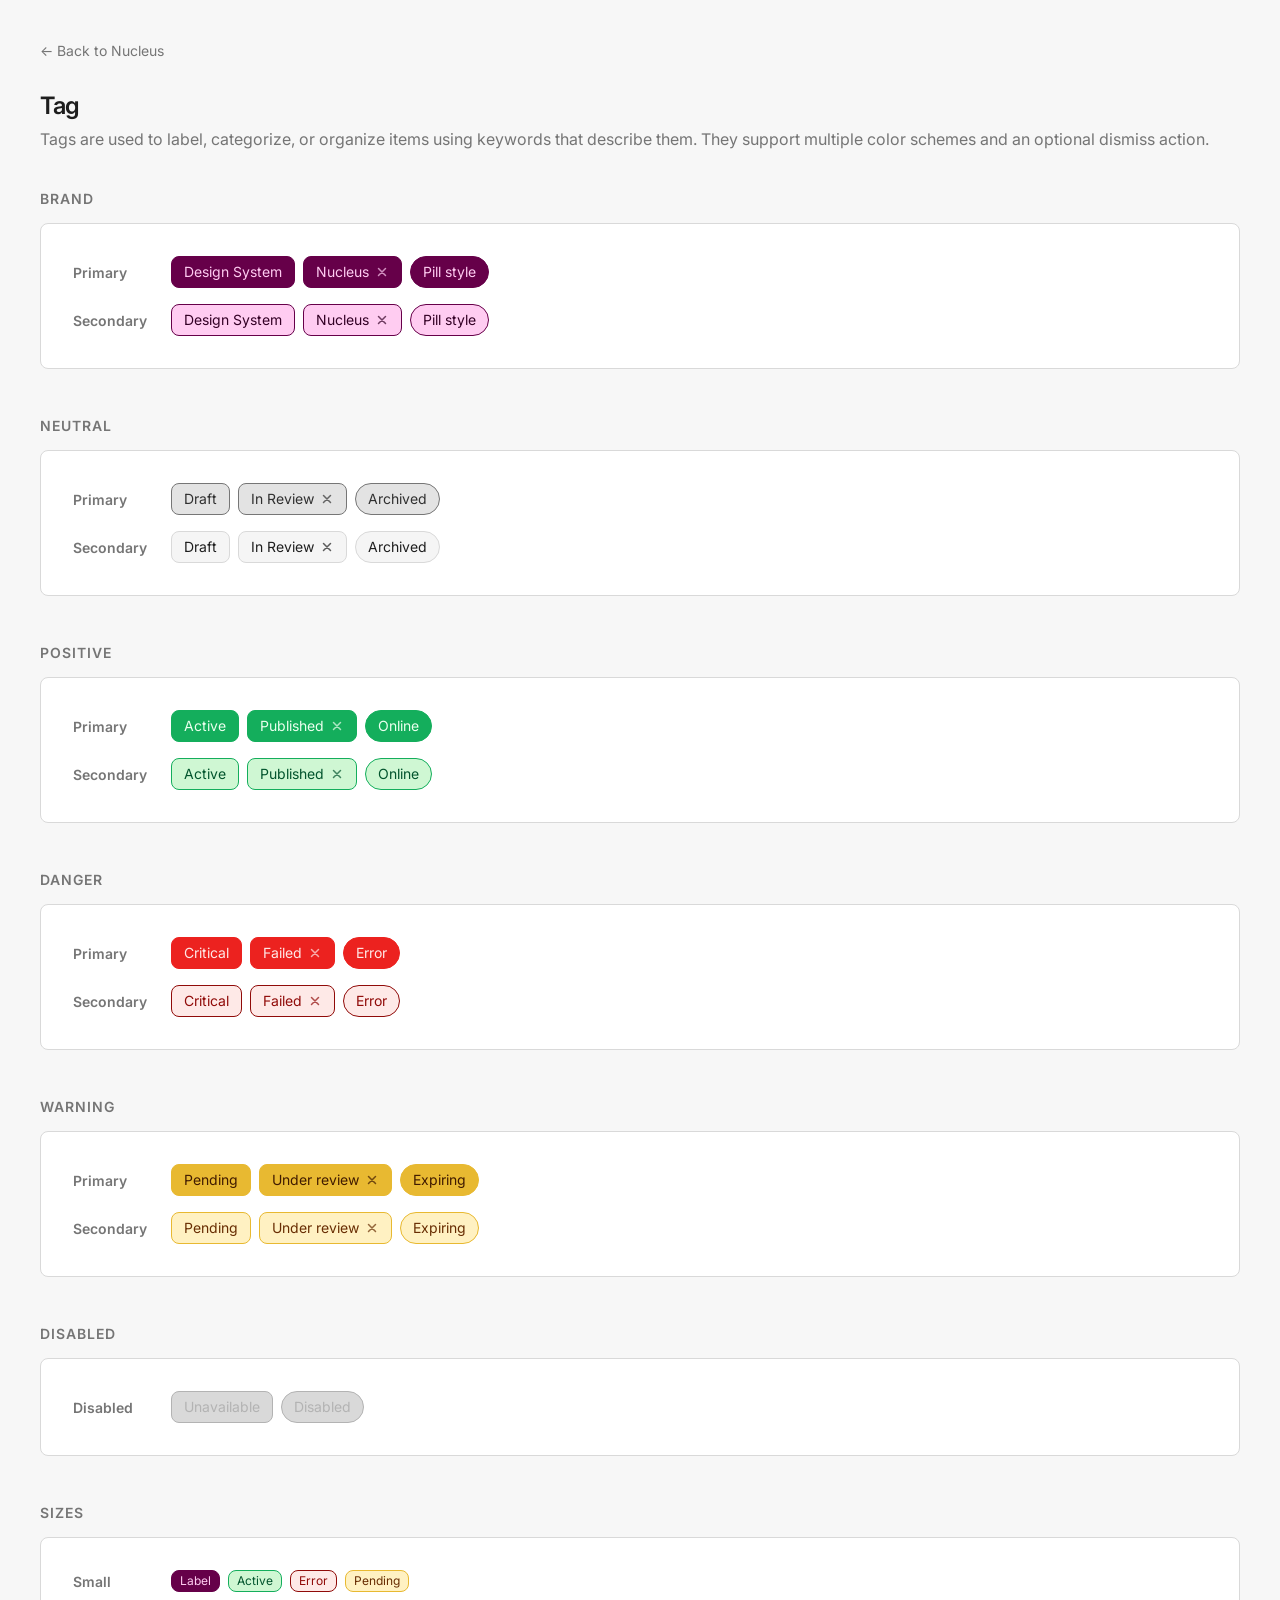
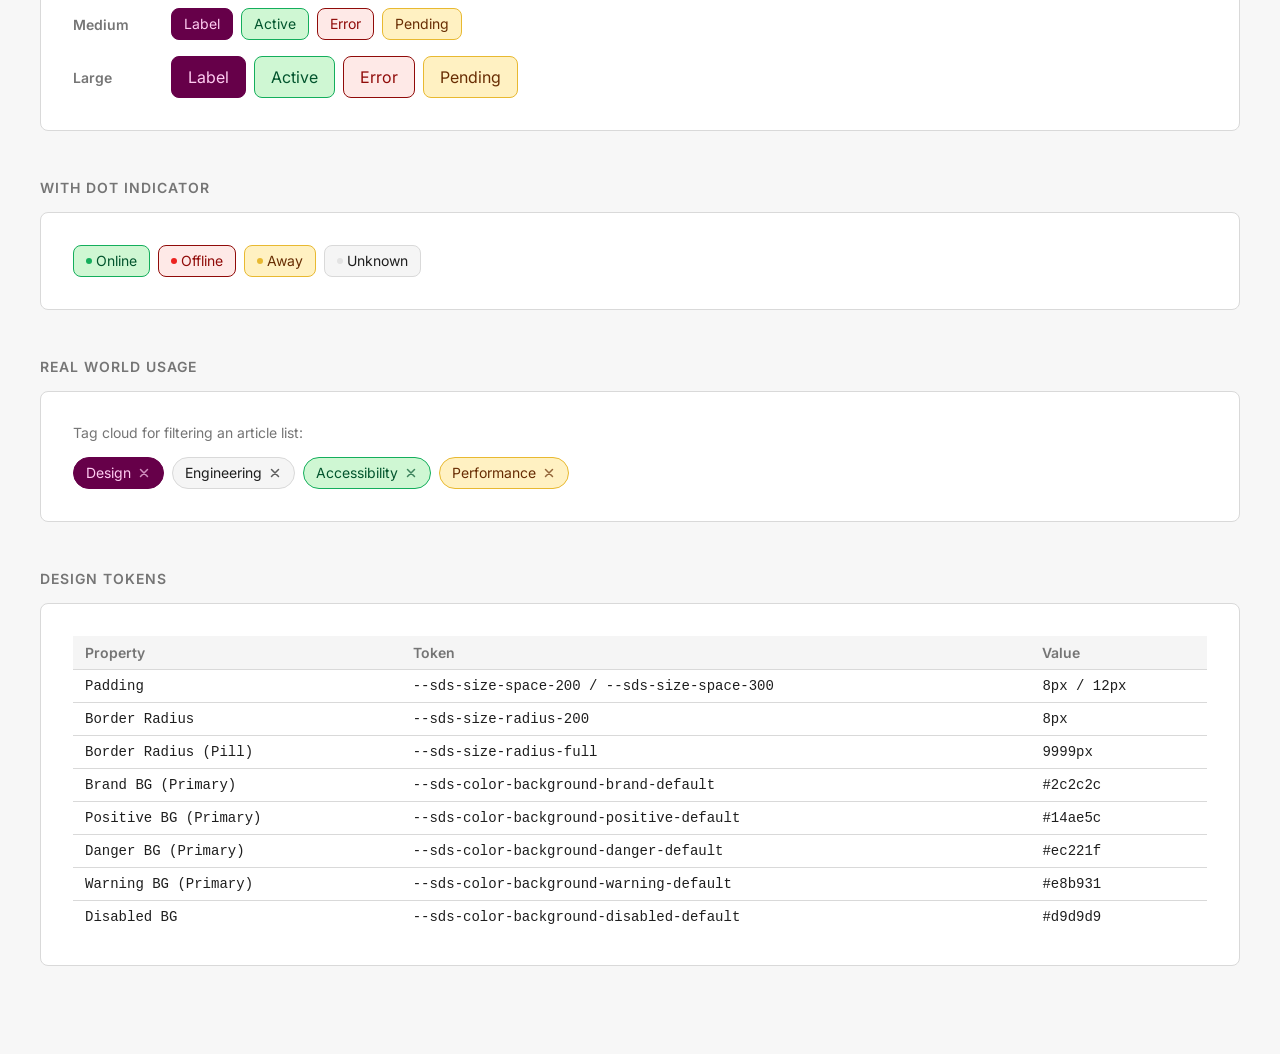
<file: components/tag.html>
<!DOCTYPE html>
<html lang="en">
<head>
  <meta charset="UTF-8" />
  <meta name="viewport" content="width=device-width, initial-scale=1.0" />
  <title>Tag – Nucleus</title>
  <link rel="preconnect" href="https://fonts.googleapis.com" />
  <link rel="preconnect" href="https://fonts.gstatic.com" crossorigin />
  <link href="https://fonts.googleapis.com/css2?family=Inter:wght@400;600&display=swap" rel="stylesheet" />
  <link rel="stylesheet" href="../tokens.css" />
  <style>
    *, *::before, *::after { box-sizing: border-box; margin: 0; padding: 0; }

    body {
      font-family: var(--sds-typography-body-font-family);
      background: #f7f7f7;
      color: var(--sds-color-text-default-default);
      padding: 40px;
    }

    .back-link {
      display: inline-flex;
      align-items: center;
      gap: 6px;
      font-size: var(--sds-typography-body-size-small);
      color: var(--sds-color-text-default-secondary);
      text-decoration: none;
      margin-bottom: 32px;
    }
    .back-link:hover { color: var(--sds-color-text-default-default); }

    h1 {
      font-size: var(--sds-typography-heading-size-base);
      font-weight: var(--sds-typography-heading-font-weight);
      letter-spacing: var(--sds-typography-heading-letter-spacing);
      margin-bottom: 8px;
    }

    .page-desc {
      font-size: var(--sds-typography-body-size-medium);
      color: var(--sds-color-text-default-secondary);
      margin-bottom: 40px;
      line-height: var(--sds-typography-body-line-height);
    }

    .section { margin-bottom: 48px; }

    h2 {
      font-size: var(--sds-typography-body-size-small);
      font-weight: var(--sds-typography-body-font-weight-strong);
      color: var(--sds-color-text-default-secondary);
      text-transform: uppercase;
      letter-spacing: 0.07em;
      margin-bottom: 16px;
    }

    .demo-card {
      background: var(--sds-color-background-default-default);
      border: var(--sds-size-stroke-border) solid var(--sds-color-border-default-default);
      border-radius: var(--sds-size-radius-200);
      padding: 32px;
    }

    .row {
      display: flex;
      align-items: center;
      gap: 8px;
      flex-wrap: wrap;
      margin-bottom: 16px;
    }
    .row:last-child { margin-bottom: 0; }

    .row-label {
      font-size: var(--sds-typography-body-size-small);
      color: var(--sds-color-text-default-secondary);
      font-weight: var(--sds-typography-body-font-weight-strong);
      min-width: 90px;
    }

    /* ── Base Tag ── */
    .tag {
      display: inline-flex;
      align-items: center;
      gap: 4px;
      padding: var(--sds-size-space-200) var(--sds-size-space-300);
      border-radius: var(--sds-size-radius-200);
      font-family: var(--sds-typography-body-font-family);
      font-size: var(--sds-typography-body-size-small);
      font-weight: var(--sds-typography-body-font-weight-regular);
      line-height: 1;
      border: var(--sds-size-stroke-border) solid transparent;
      white-space: nowrap;
      user-select: none;
    }

    /* ── Tag sizes ── */
    .tag--sm {
      padding: 4px var(--sds-size-space-200);
      font-size: 12px;
    }

    .tag--lg {
      padding: var(--sds-size-space-300) var(--sds-size-space-400);
      font-size: var(--sds-typography-body-size-medium);
    }

    /* ── Dismiss button ── */
    .tag__dismiss {
      display: inline-flex;
      align-items: center;
      justify-content: center;
      width: 14px;
      height: 14px;
      background: none;
      border: none;
      cursor: pointer;
      padding: 0;
      color: inherit;
      opacity: 0.7;
      transition: opacity 0.1s ease;
      margin-left: 2px;
    }
    .tag__dismiss:hover { opacity: 1; }
    .tag__dismiss svg { width: 10px; height: 10px; }

    /* ── Tag dot ── */
    .tag__dot {
      width: 6px;
      height: 6px;
      border-radius: 50%;
      flex-shrink: 0;
    }

    /* ── Tag icon ── */
    .tag__icon {
      display: inline-flex;
      align-items: center;
      justify-content: center;
    }
    .tag__icon svg { width: 12px; height: 12px; }

    /* ═══════════════════════════════════════════
       BRAND
    ═══════════════════════════════════════════ */
    .tag--brand-primary {
      background: var(--sds-color-background-brand-default);
      border-color: var(--sds-color-border-brand-default);
      color: var(--sds-color-text-brand-on-brand);
    }
    .tag--brand-secondary {
      background: var(--sds-color-background-brand-tertiary);
      border-color: var(--sds-color-border-brand-default);
      color: var(--sds-color-text-brand-on-brand-tertiary);
    }

    /* ═══════════════════════════════════════════
       NEUTRAL
    ═══════════════════════════════════════════ */
    .tag--neutral-primary {
      background: var(--sds-color-background-neutral-tertiary);
      border-color: var(--sds-color-border-neutral-secondary);
      color: var(--sds-color-text-neutral-default);
    }
    .tag--neutral-secondary {
      background: var(--sds-color-background-default-secondary);
      border-color: var(--sds-color-border-default-default);
      color: var(--sds-color-text-default-default);
    }

    /* ═══════════════════════════════════════════
       POSITIVE
    ═══════════════════════════════════════════ */
    .tag--positive-primary {
      background: var(--sds-color-background-positive-default);
      border-color: var(--sds-color-background-positive-default);
      color: var(--sds-color-text-positive-on-positive);
    }
    .tag--positive-secondary {
      background: var(--sds-color-background-positive-secondary);
      border-color: var(--sds-color-background-positive-default);
      color: var(--sds-color-text-positive-on-positive-secondary);
    }

    /* ═══════════════════════════════════════════
       DANGER
    ═══════════════════════════════════════════ */
    .tag--danger-primary {
      background: var(--sds-color-background-danger-default);
      border-color: var(--sds-color-background-danger-default);
      color: var(--sds-color-text-danger-on-danger);
    }
    .tag--danger-secondary {
      background: var(--sds-color-background-danger-tertiary);
      border-color: var(--sds-color-border-danger-default);
      color: var(--sds-color-text-danger-default);
    }

    /* ═══════════════════════════════════════════
       WARNING
    ═══════════════════════════════════════════ */
    .tag--warning-primary {
      background: var(--sds-color-background-warning-default);
      border-color: var(--sds-color-background-warning-default);
      color: var(--sds-color-text-warning-on-warning);
    }
    .tag--warning-secondary {
      background: var(--sds-color-background-warning-secondary);
      border-color: var(--sds-color-background-warning-default);
      color: var(--sds-color-text-warning-on-warning-secondary);
    }

    /* ═══════════════════════════════════════════
       DISABLED
    ═══════════════════════════════════════════ */
    .tag--disabled {
      background: var(--sds-color-background-disabled-default);
      border-color: var(--sds-color-border-disabled-default);
      color: var(--sds-color-text-disabled-on-disabled);
      cursor: not-allowed;
    }

    /* ── Rounded / Pill tags ── */
    .tag--pill {
      border-radius: var(--sds-size-radius-full);
    }

    /* Token table */
    .token-table {
      width: 100%;
      border-collapse: collapse;
      font-size: var(--sds-typography-body-size-small);
    }
    .token-table th {
      text-align: left;
      padding: 8px 12px;
      background: var(--sds-color-background-default-secondary);
      font-weight: var(--sds-typography-body-font-weight-strong);
      color: var(--sds-color-text-default-secondary);
      border-bottom: 1px solid var(--sds-color-border-default-default);
    }
    .token-table td {
      padding: 8px 12px;
      border-bottom: 1px solid var(--sds-color-border-default-default);
      color: var(--sds-color-text-default-default);
      font-family: 'Courier New', monospace;
    }
    .token-table tr:last-child td { border-bottom: none; }

    .color-swatch {
      display: inline-block;
      width: 14px;
      height: 14px;
      border-radius: 3px;
      border: 1px solid rgba(0,0,0,0.1);
      vertical-align: middle;
      margin-right: 6px;
    }
  </style>
</head>
<body>

  <a href="../index.html" class="back-link">← Back to Nucleus</a>

  <h1>Tag</h1>
  <p class="page-desc">Tags are used to label, categorize, or organize items using keywords that describe them. They support multiple color schemes and an optional dismiss action.</p>

  <!-- BRAND -->
  <div class="section">
    <h2>Brand</h2>
    <div class="demo-card">
      <div class="row">
        <span class="row-label">Primary</span>
        <span class="tag tag--brand-primary">Design System</span>
        <span class="tag tag--brand-primary">
          Nucleus
          <button class="tag__dismiss" aria-label="Remove Nucleus tag">
            <svg viewBox="0 0 10 10" fill="none" xmlns="http://www.w3.org/2000/svg">
              <path d="M1.5 1.5l7 7M8.5 1.5l-7 7" stroke="currentColor" stroke-width="1.5" stroke-linecap="round"/>
            </svg>
          </button>
        </span>
        <span class="tag tag--brand-primary tag--pill">Pill style</span>
      </div>
      <div class="row">
        <span class="row-label">Secondary</span>
        <span class="tag tag--brand-secondary">Design System</span>
        <span class="tag tag--brand-secondary">
          Nucleus
          <button class="tag__dismiss" aria-label="Remove Nucleus tag">
            <svg viewBox="0 0 10 10" fill="none" xmlns="http://www.w3.org/2000/svg">
              <path d="M1.5 1.5l7 7M8.5 1.5l-7 7" stroke="currentColor" stroke-width="1.5" stroke-linecap="round"/>
            </svg>
          </button>
        </span>
        <span class="tag tag--brand-secondary tag--pill">Pill style</span>
      </div>
    </div>
  </div>

  <!-- NEUTRAL -->
  <div class="section">
    <h2>Neutral</h2>
    <div class="demo-card">
      <div class="row">
        <span class="row-label">Primary</span>
        <span class="tag tag--neutral-primary">Draft</span>
        <span class="tag tag--neutral-primary">
          In Review
          <button class="tag__dismiss" aria-label="Remove In Review tag">
            <svg viewBox="0 0 10 10" fill="none" xmlns="http://www.w3.org/2000/svg">
              <path d="M1.5 1.5l7 7M8.5 1.5l-7 7" stroke="currentColor" stroke-width="1.5" stroke-linecap="round"/>
            </svg>
          </button>
        </span>
        <span class="tag tag--neutral-primary tag--pill">Archived</span>
      </div>
      <div class="row">
        <span class="row-label">Secondary</span>
        <span class="tag tag--neutral-secondary">Draft</span>
        <span class="tag tag--neutral-secondary">
          In Review
          <button class="tag__dismiss" aria-label="Remove In Review tag">
            <svg viewBox="0 0 10 10" fill="none" xmlns="http://www.w3.org/2000/svg">
              <path d="M1.5 1.5l7 7M8.5 1.5l-7 7" stroke="currentColor" stroke-width="1.5" stroke-linecap="round"/>
            </svg>
          </button>
        </span>
        <span class="tag tag--neutral-secondary tag--pill">Archived</span>
      </div>
    </div>
  </div>

  <!-- POSITIVE -->
  <div class="section">
    <h2>Positive</h2>
    <div class="demo-card">
      <div class="row">
        <span class="row-label">Primary</span>
        <span class="tag tag--positive-primary">Active</span>
        <span class="tag tag--positive-primary">
          Published
          <button class="tag__dismiss" aria-label="Remove Published tag">
            <svg viewBox="0 0 10 10" fill="none" xmlns="http://www.w3.org/2000/svg">
              <path d="M1.5 1.5l7 7M8.5 1.5l-7 7" stroke="currentColor" stroke-width="1.5" stroke-linecap="round"/>
            </svg>
          </button>
        </span>
        <span class="tag tag--positive-primary tag--pill">Online</span>
      </div>
      <div class="row">
        <span class="row-label">Secondary</span>
        <span class="tag tag--positive-secondary">Active</span>
        <span class="tag tag--positive-secondary">
          Published
          <button class="tag__dismiss" aria-label="Remove Published tag">
            <svg viewBox="0 0 10 10" fill="none" xmlns="http://www.w3.org/2000/svg">
              <path d="M1.5 1.5l7 7M8.5 1.5l-7 7" stroke="currentColor" stroke-width="1.5" stroke-linecap="round"/>
            </svg>
          </button>
        </span>
        <span class="tag tag--positive-secondary tag--pill">Online</span>
      </div>
    </div>
  </div>

  <!-- DANGER -->
  <div class="section">
    <h2>Danger</h2>
    <div class="demo-card">
      <div class="row">
        <span class="row-label">Primary</span>
        <span class="tag tag--danger-primary">Critical</span>
        <span class="tag tag--danger-primary">
          Failed
          <button class="tag__dismiss" aria-label="Remove Failed tag">
            <svg viewBox="0 0 10 10" fill="none" xmlns="http://www.w3.org/2000/svg">
              <path d="M1.5 1.5l7 7M8.5 1.5l-7 7" stroke="currentColor" stroke-width="1.5" stroke-linecap="round"/>
            </svg>
          </button>
        </span>
        <span class="tag tag--danger-primary tag--pill">Error</span>
      </div>
      <div class="row">
        <span class="row-label">Secondary</span>
        <span class="tag tag--danger-secondary">Critical</span>
        <span class="tag tag--danger-secondary">
          Failed
          <button class="tag__dismiss" aria-label="Remove Failed tag">
            <svg viewBox="0 0 10 10" fill="none" xmlns="http://www.w3.org/2000/svg">
              <path d="M1.5 1.5l7 7M8.5 1.5l-7 7" stroke="currentColor" stroke-width="1.5" stroke-linecap="round"/>
            </svg>
          </button>
        </span>
        <span class="tag tag--danger-secondary tag--pill">Error</span>
      </div>
    </div>
  </div>

  <!-- WARNING -->
  <div class="section">
    <h2>Warning</h2>
    <div class="demo-card">
      <div class="row">
        <span class="row-label">Primary</span>
        <span class="tag tag--warning-primary">Pending</span>
        <span class="tag tag--warning-primary">
          Under review
          <button class="tag__dismiss" aria-label="Remove Under review tag">
            <svg viewBox="0 0 10 10" fill="none" xmlns="http://www.w3.org/2000/svg">
              <path d="M1.5 1.5l7 7M8.5 1.5l-7 7" stroke="currentColor" stroke-width="1.5" stroke-linecap="round"/>
            </svg>
          </button>
        </span>
        <span class="tag tag--warning-primary tag--pill">Expiring</span>
      </div>
      <div class="row">
        <span class="row-label">Secondary</span>
        <span class="tag tag--warning-secondary">Pending</span>
        <span class="tag tag--warning-secondary">
          Under review
          <button class="tag__dismiss" aria-label="Remove Under review tag">
            <svg viewBox="0 0 10 10" fill="none" xmlns="http://www.w3.org/2000/svg">
              <path d="M1.5 1.5l7 7M8.5 1.5l-7 7" stroke="currentColor" stroke-width="1.5" stroke-linecap="round"/>
            </svg>
          </button>
        </span>
        <span class="tag tag--warning-secondary tag--pill">Expiring</span>
      </div>
    </div>
  </div>

  <!-- DISABLED -->
  <div class="section">
    <h2>Disabled</h2>
    <div class="demo-card">
      <div class="row">
        <span class="row-label">Disabled</span>
        <span class="tag tag--disabled">Unavailable</span>
        <span class="tag tag--disabled tag--pill">Disabled</span>
      </div>
    </div>
  </div>

  <!-- SIZES -->
  <div class="section">
    <h2>Sizes</h2>
    <div class="demo-card">
      <div class="row">
        <span class="row-label">Small</span>
        <span class="tag tag--brand-primary tag--sm">Label</span>
        <span class="tag tag--positive-secondary tag--sm">Active</span>
        <span class="tag tag--danger-secondary tag--sm">Error</span>
        <span class="tag tag--warning-secondary tag--sm">Pending</span>
      </div>
      <div class="row">
        <span class="row-label">Medium</span>
        <span class="tag tag--brand-primary">Label</span>
        <span class="tag tag--positive-secondary">Active</span>
        <span class="tag tag--danger-secondary">Error</span>
        <span class="tag tag--warning-secondary">Pending</span>
      </div>
      <div class="row">
        <span class="row-label">Large</span>
        <span class="tag tag--brand-primary tag--lg">Label</span>
        <span class="tag tag--positive-secondary tag--lg">Active</span>
        <span class="tag tag--danger-secondary tag--lg">Error</span>
        <span class="tag tag--warning-secondary tag--lg">Pending</span>
      </div>
    </div>
  </div>

  <!-- WITH DOT INDICATOR -->
  <div class="section">
    <h2>With Dot Indicator</h2>
    <div class="demo-card">
      <div class="row">
        <span class="tag tag--positive-secondary">
          <span class="tag__dot" style="background: var(--sds-color-background-positive-default);"></span>
          Online
        </span>
        <span class="tag tag--danger-secondary">
          <span class="tag__dot" style="background: var(--sds-color-background-danger-default);"></span>
          Offline
        </span>
        <span class="tag tag--warning-secondary">
          <span class="tag__dot" style="background: var(--sds-color-background-warning-default);"></span>
          Away
        </span>
        <span class="tag tag--neutral-secondary">
          <span class="tag__dot" style="background: var(--sds-color-background-neutral-tertiary);"></span>
          Unknown
        </span>
      </div>
    </div>
  </div>

  <!-- REAL WORLD EXAMPLE -->
  <div class="section">
    <h2>Real World Usage</h2>
    <div class="demo-card">
      <p style="font-size: var(--sds-typography-body-size-small); color: var(--sds-color-text-default-secondary); margin-bottom: 16px;">Tag cloud for filtering an article list:</p>
      <div class="row" id="tag-cloud">
        <span class="tag tag--brand-primary tag--pill" data-tag="Design">
          Design
          <button class="tag__dismiss" aria-label="Remove Design tag">
            <svg viewBox="0 0 10 10" fill="none" xmlns="http://www.w3.org/2000/svg">
              <path d="M1.5 1.5l7 7M8.5 1.5l-7 7" stroke="currentColor" stroke-width="1.5" stroke-linecap="round"/>
            </svg>
          </button>
        </span>
        <span class="tag tag--neutral-secondary tag--pill" data-tag="Engineering">
          Engineering
          <button class="tag__dismiss" aria-label="Remove Engineering tag">
            <svg viewBox="0 0 10 10" fill="none" xmlns="http://www.w3.org/2000/svg">
              <path d="M1.5 1.5l7 7M8.5 1.5l-7 7" stroke="currentColor" stroke-width="1.5" stroke-linecap="round"/>
            </svg>
          </button>
        </span>
        <span class="tag tag--positive-secondary tag--pill" data-tag="Accessibility">
          Accessibility
          <button class="tag__dismiss" aria-label="Remove Accessibility tag">
            <svg viewBox="0 0 10 10" fill="none" xmlns="http://www.w3.org/2000/svg">
              <path d="M1.5 1.5l7 7M8.5 1.5l-7 7" stroke="currentColor" stroke-width="1.5" stroke-linecap="round"/>
            </svg>
          </button>
        </span>
        <span class="tag tag--warning-secondary tag--pill" data-tag="Performance">
          Performance
          <button class="tag__dismiss" aria-label="Remove Performance tag">
            <svg viewBox="0 0 10 10" fill="none" xmlns="http://www.w3.org/2000/svg">
              <path d="M1.5 1.5l7 7M8.5 1.5l-7 7" stroke="currentColor" stroke-width="1.5" stroke-linecap="round"/>
            </svg>
          </button>
        </span>
      </div>
    </div>
  </div>

  <!-- DESIGN TOKENS -->
  <div class="section">
    <h2>Design Tokens</h2>
    <div class="demo-card">
      <table class="token-table">
        <thead>
          <tr>
            <th>Property</th>
            <th>Token</th>
            <th>Value</th>
          </tr>
        </thead>
        <tbody>
          <tr><td>Padding</td><td>--sds-size-space-200 / --sds-size-space-300</td><td>8px / 12px</td></tr>
          <tr><td>Border Radius</td><td>--sds-size-radius-200</td><td>8px</td></tr>
          <tr><td>Border Radius (Pill)</td><td>--sds-size-radius-full</td><td>9999px</td></tr>
          <tr><td>Brand BG (Primary)</td><td>--sds-color-background-brand-default</td><td>#2c2c2c</td></tr>
          <tr><td>Positive BG (Primary)</td><td>--sds-color-background-positive-default</td><td>#14ae5c</td></tr>
          <tr><td>Danger BG (Primary)</td><td>--sds-color-background-danger-default</td><td>#ec221f</td></tr>
          <tr><td>Warning BG (Primary)</td><td>--sds-color-background-warning-default</td><td>#e8b931</td></tr>
          <tr><td>Disabled BG</td><td>--sds-color-background-disabled-default</td><td>#d9d9d9</td></tr>
        </tbody>
      </table>
    </div>
  </div>

  <script>
    // Dismiss tags
    document.querySelectorAll('.tag__dismiss').forEach(btn => {
      btn.addEventListener('click', () => {
        const tag = btn.closest('.tag');
        if (tag) {
          tag.style.transition = 'opacity 0.15s ease, transform 0.15s ease';
          tag.style.opacity = '0';
          tag.style.transform = 'scale(0.85)';
          setTimeout(() => tag.remove(), 150);
        }
      });
    });
  </script>

</body>
</html>
</file>
<file: tokens.css>
:root {
  /* ── Typography ── */
  --sds-typography-body-font-family: 'Inter', sans-serif;
  --sds-typography-body-font-weight-regular: 400;
  --sds-typography-body-font-weight-strong: 600;
  --sds-typography-body-size-medium: 16px;
  --sds-typography-body-size-small: 14px;
  --sds-typography-heading-font-family: 'Inter', sans-serif;
  --sds-typography-heading-font-weight: 600;
  --sds-typography-heading-size-base: 24px;
  --sds-typography-heading-line-height: 1.2;
  --sds-typography-heading-letter-spacing: -0.02em;
  --sds-typography-subheading-font-family: 'Inter', sans-serif;
  --sds-typography-subheading-font-weight: 400;
  --sds-typography-subheading-size-medium: 20px;
  --sds-typography-subheading-line-height: 1.2;
  --sds-typography-body-line-height: 1.4;
  --sds-typography-scale-06: 32px;
  --sds-typography-scale-07: 40px;

  /* ── Spacing ── */
  --sds-size-space-100: 4px;
  --sds-size-space-200: 8px;
  --sds-size-space-300: 12px;
  --sds-size-space-400: 16px;
  --sds-size-space-600: 24px;
  --sds-size-padding-md: 12px;
  --sds-size-padding-lg: 16px;

  /* ── Border ── */
  --sds-size-stroke-border: 1px;
  --sds-responsive-border-width: 1px;

  /* ── Radius ── */
  --sds-size-radius-100: 4px;
  --sds-size-radius-200: 8px;
  --sds-size-radius-full: 9999px;

  /* ── Icon sizes ── */
  --sds-size-icon-small: 24px;
  --sds-size-icon-medium: 32px;
  --sds-size-icon-large: 40px;

  /* ── Colors: Text ── */
  --sds-color-text-default-default: #1e1e1e;
  --sds-color-text-default-secondary: #757575;
  --sds-color-text-default-tertiary: #b3b3b3;
  --sds-color-text-neutral-default: #303030;
  --sds-color-text-neutral-tertiary: #767676;
  --sds-color-text-brand-on-brand: #ffccf1;       /* Brand/100 */
  --sds-color-text-brand-on-brand-tertiary: #330025; /* Brand/900 */
  --sds-color-text-danger-default: #900b09;
  --sds-color-text-danger-on-danger: #fee9e7;
  --sds-color-text-danger-on-danger-secondary: #900b09;
  --sds-color-text-danger-on-danger-tertiary: #900b09;
  --sds-color-text-positive-on-positive: #ebffee;
  --sds-color-text-positive-on-positive-secondary: #02542d;
  --sds-color-text-warning-on-warning: #401b01;
  --sds-color-text-warning-on-warning-secondary: #682d03;
  --sds-color-text-disabled-default: #b3b3b3;
  --sds-color-text-disabled-on-disabled: #b3b3b3;

  /* ── Colors: Background ── */
  --sds-color-background-default-default: #ffffff;
  --sds-color-background-default-default-hover: #f5f5f5;
  --sds-color-background-default-secondary: #f5f5f5;
  --sds-color-background-default-secondary-hover: #e6e6e6;
  --sds-color-background-default-tertiary: #d9d9d9;
  --sds-color-background-default-tertiary-hover: #b3b3b3;
  --sds-color-background-brand-default: #660049;     /* Brand/800 */
  --sds-color-background-brand-hover: #330025;        /* Brand/900 */
  --sds-color-background-brand-secondary: #ff99e2;    /* Brand/200 */
  --sds-color-background-brand-secondary-hover: #ff66d4; /* Brand/300 */
  --sds-color-background-brand-tertiary: #ffccf1;     /* Brand/100 */
  --sds-color-background-brand-tertiary-hover: #ff99e2; /* Brand/200 */
  --sds-color-background-neutral-tertiary: #e3e3e3;
  --sds-color-background-neutral-tertiary-hover: #cdcdcd;
  --sds-color-background-danger-default: #ec221f;
  --sds-color-background-danger-hover: #c00f0c;
  --sds-color-background-danger-secondary: #fdd3d0;
  --sds-color-background-danger-secondary-hover: #fcb3ad;
  --sds-color-background-danger-tertiary: #fee9e7;
  --sds-color-background-positive-default: #14ae5c;
  --sds-color-background-positive-hover: #009951;
  --sds-color-background-positive-secondary: #cff7d3;
  --sds-color-background-positive-secondary-hover: #aff4c6;
  --sds-color-background-warning-default: #e8b931;
  --sds-color-background-warning-hover: #e5a000;
  --sds-color-background-warning-secondary: #fff1c2;
  --sds-color-background-warning-secondary-hover: #ffe8a3;
  --sds-color-background-disabled-default: #d9d9d9;
  --sds-color-slate-200: #e3e3e3;

  /* ── Colors: Border ── */
  --sds-color-border-default-default: #d9d9d9;
  --sds-color-border-default-secondary: #757575;
  --sds-color-border-brand-default: #660049;      /* Brand/800 */
  --sds-color-border-brand-secondary: #cc0092;    /* Brand/600 */
  --sds-color-border-brand-tertiary: #ff00b7;     /* Brand/500 */
  --sds-color-border-neutral-default: #303030;
  --sds-color-border-neutral-secondary: #767676;
  --sds-color-border-neutral-tertiary: #b2b2b2;
  --sds-color-border-danger-default: #900b09;
  --sds-color-border-danger-secondary: #c00f0c;
  --sds-color-border-danger-tertiary: #ec221f;
  --sds-color-border-disabled-default: #b3b3b3;

  /* ── Colors: Icon ── */
  --sds-color-icon-default-default: #1e1e1e;
}
</file>
